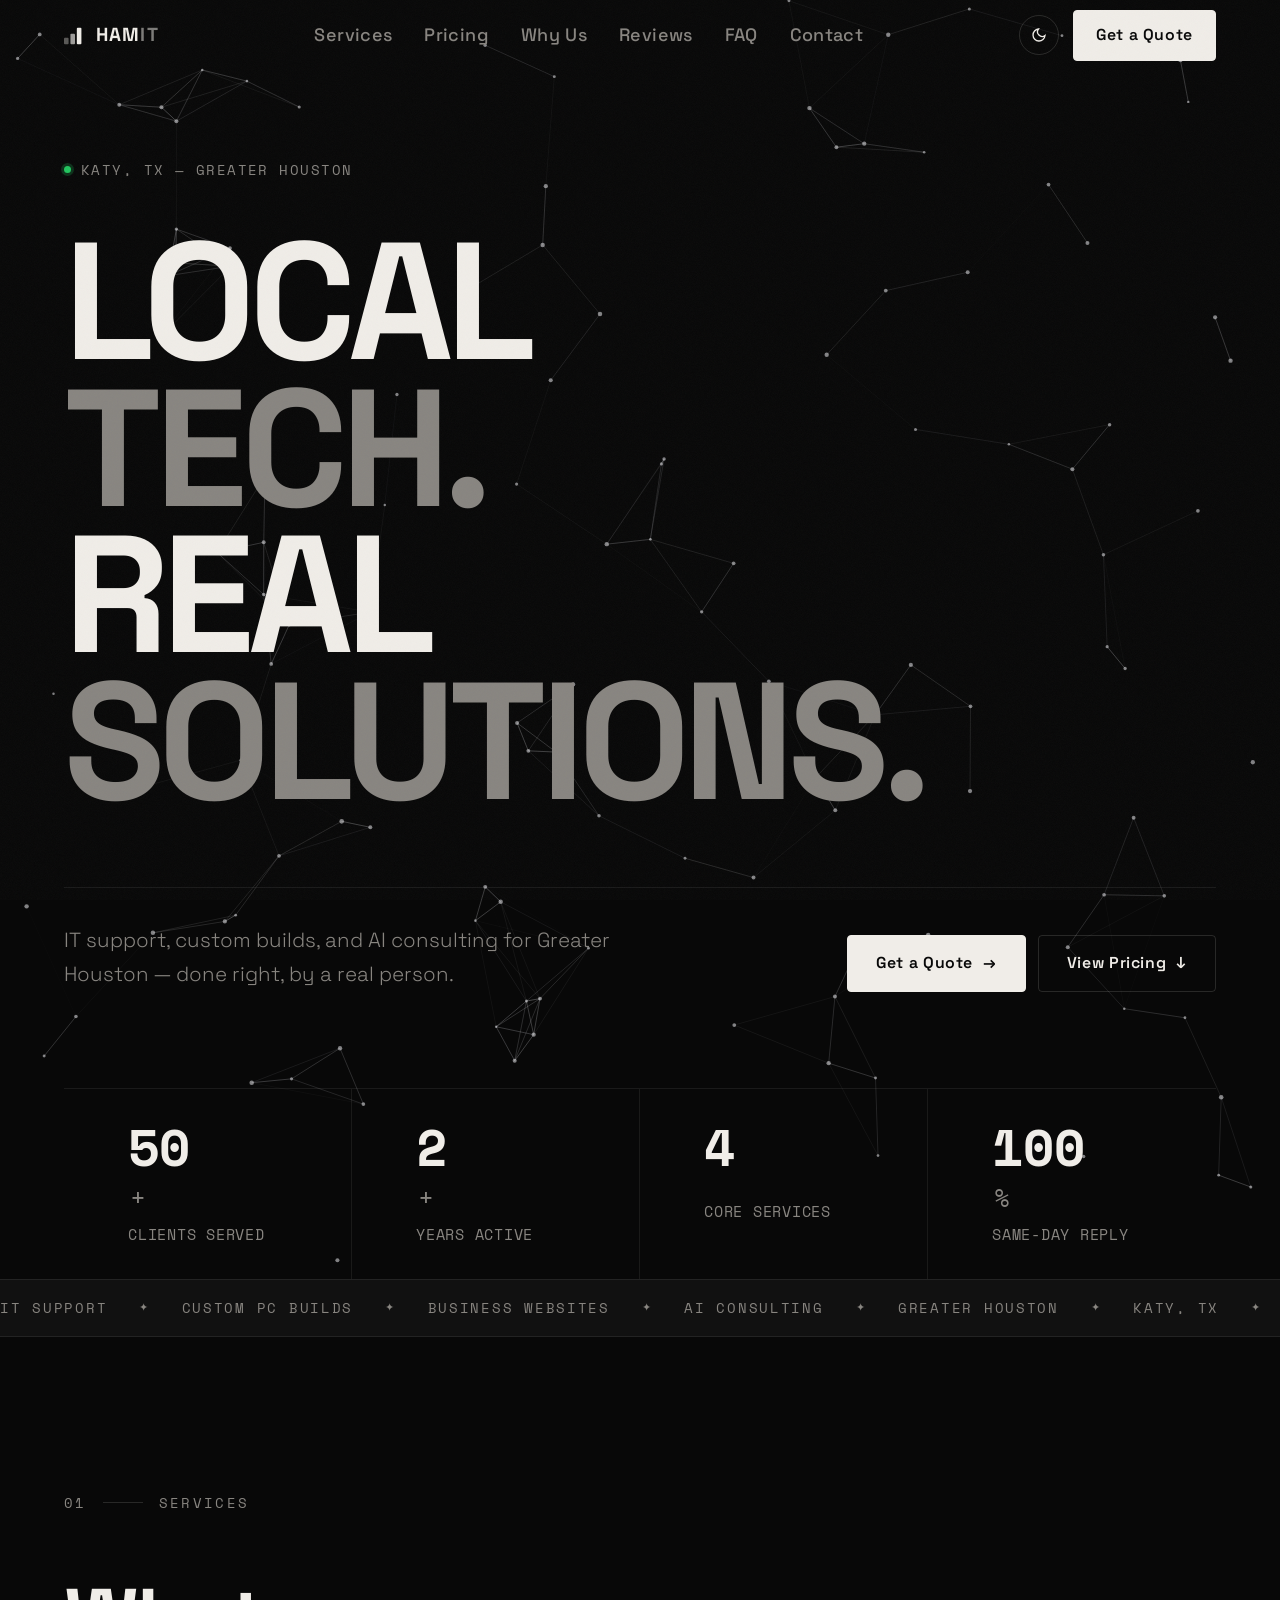
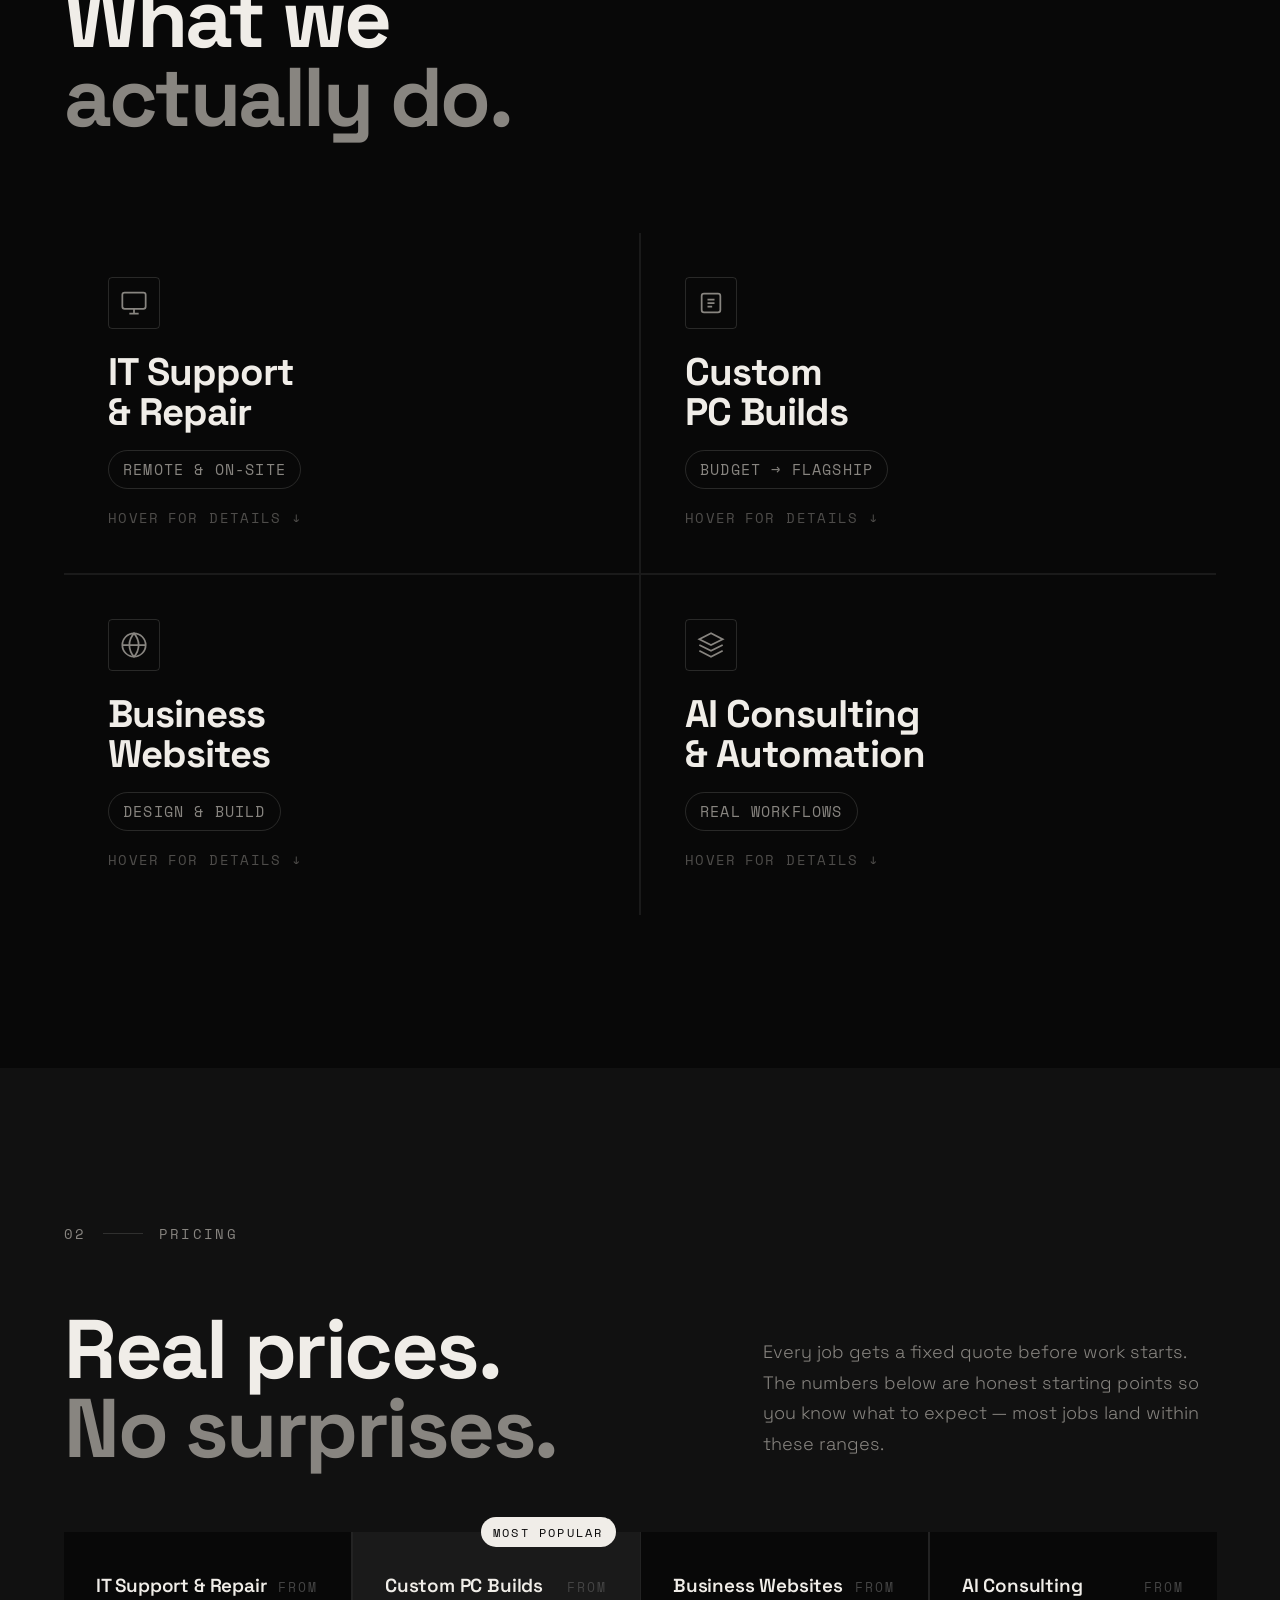
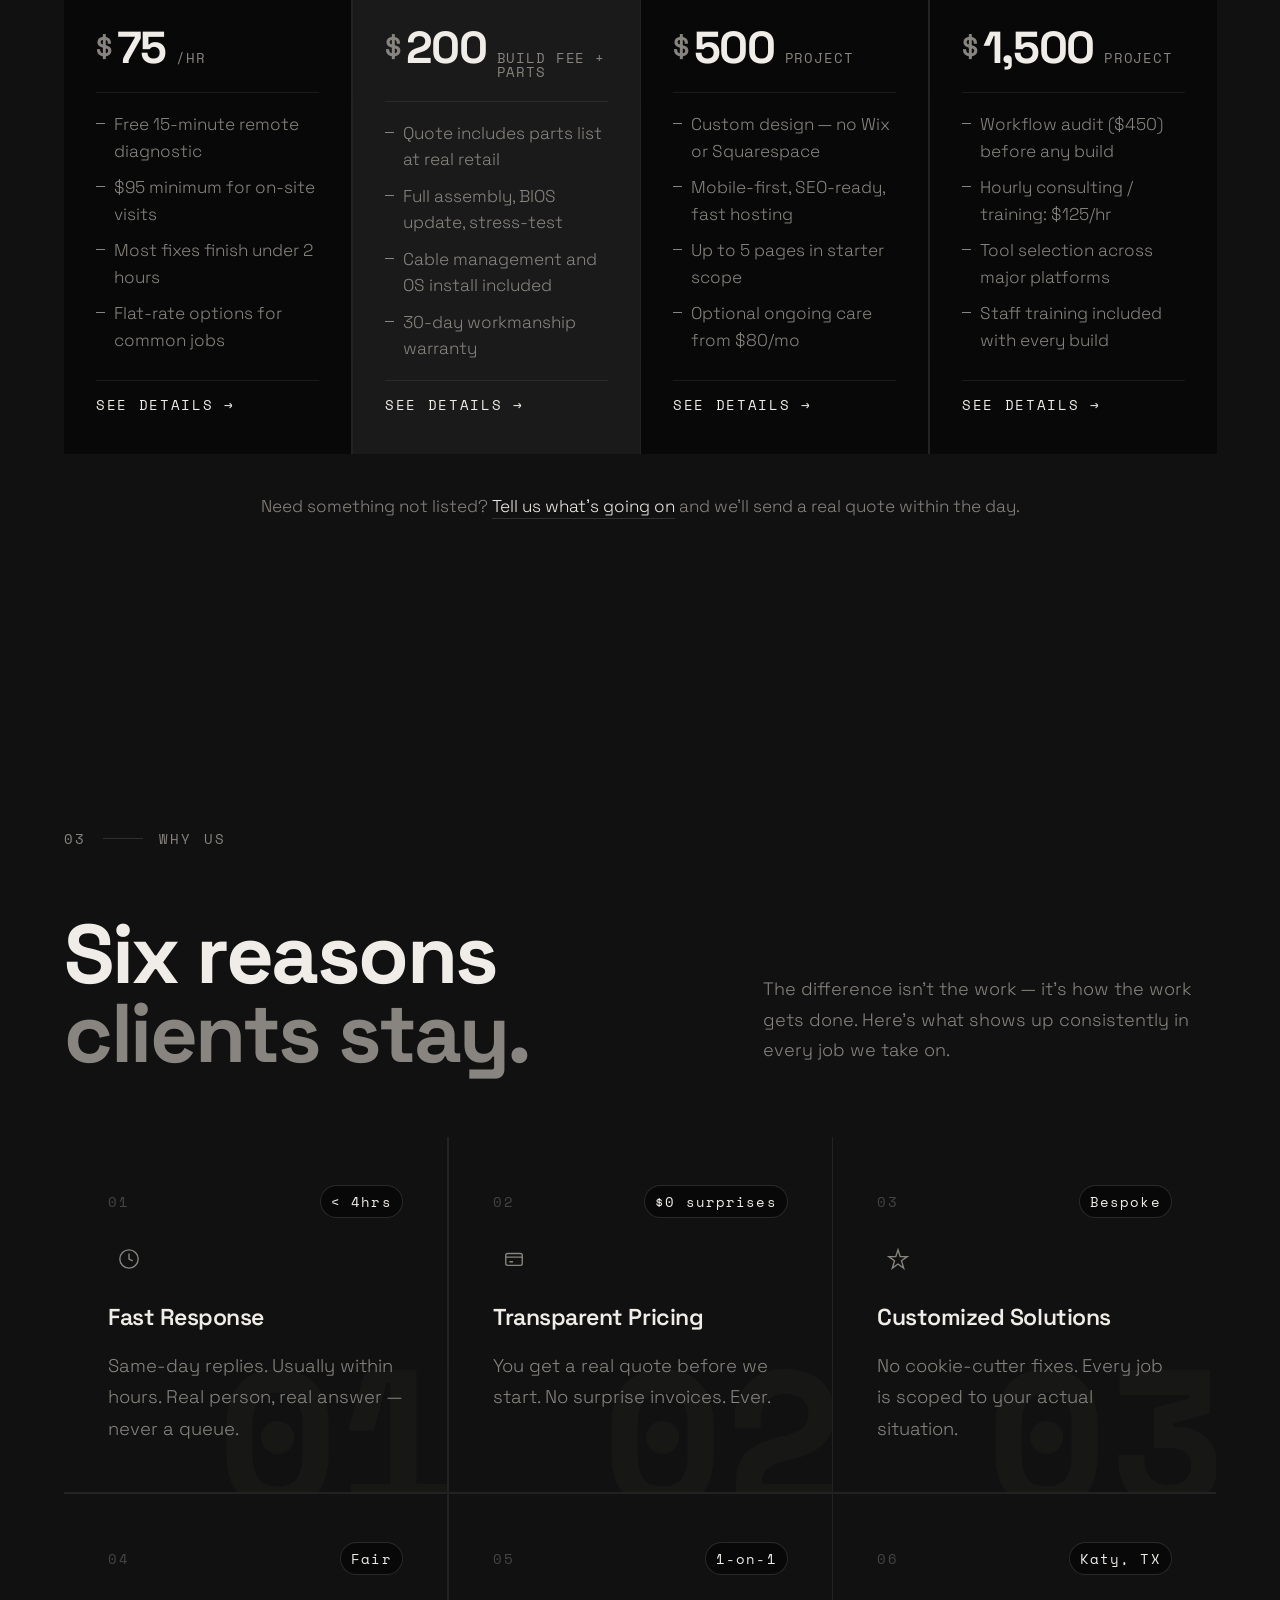
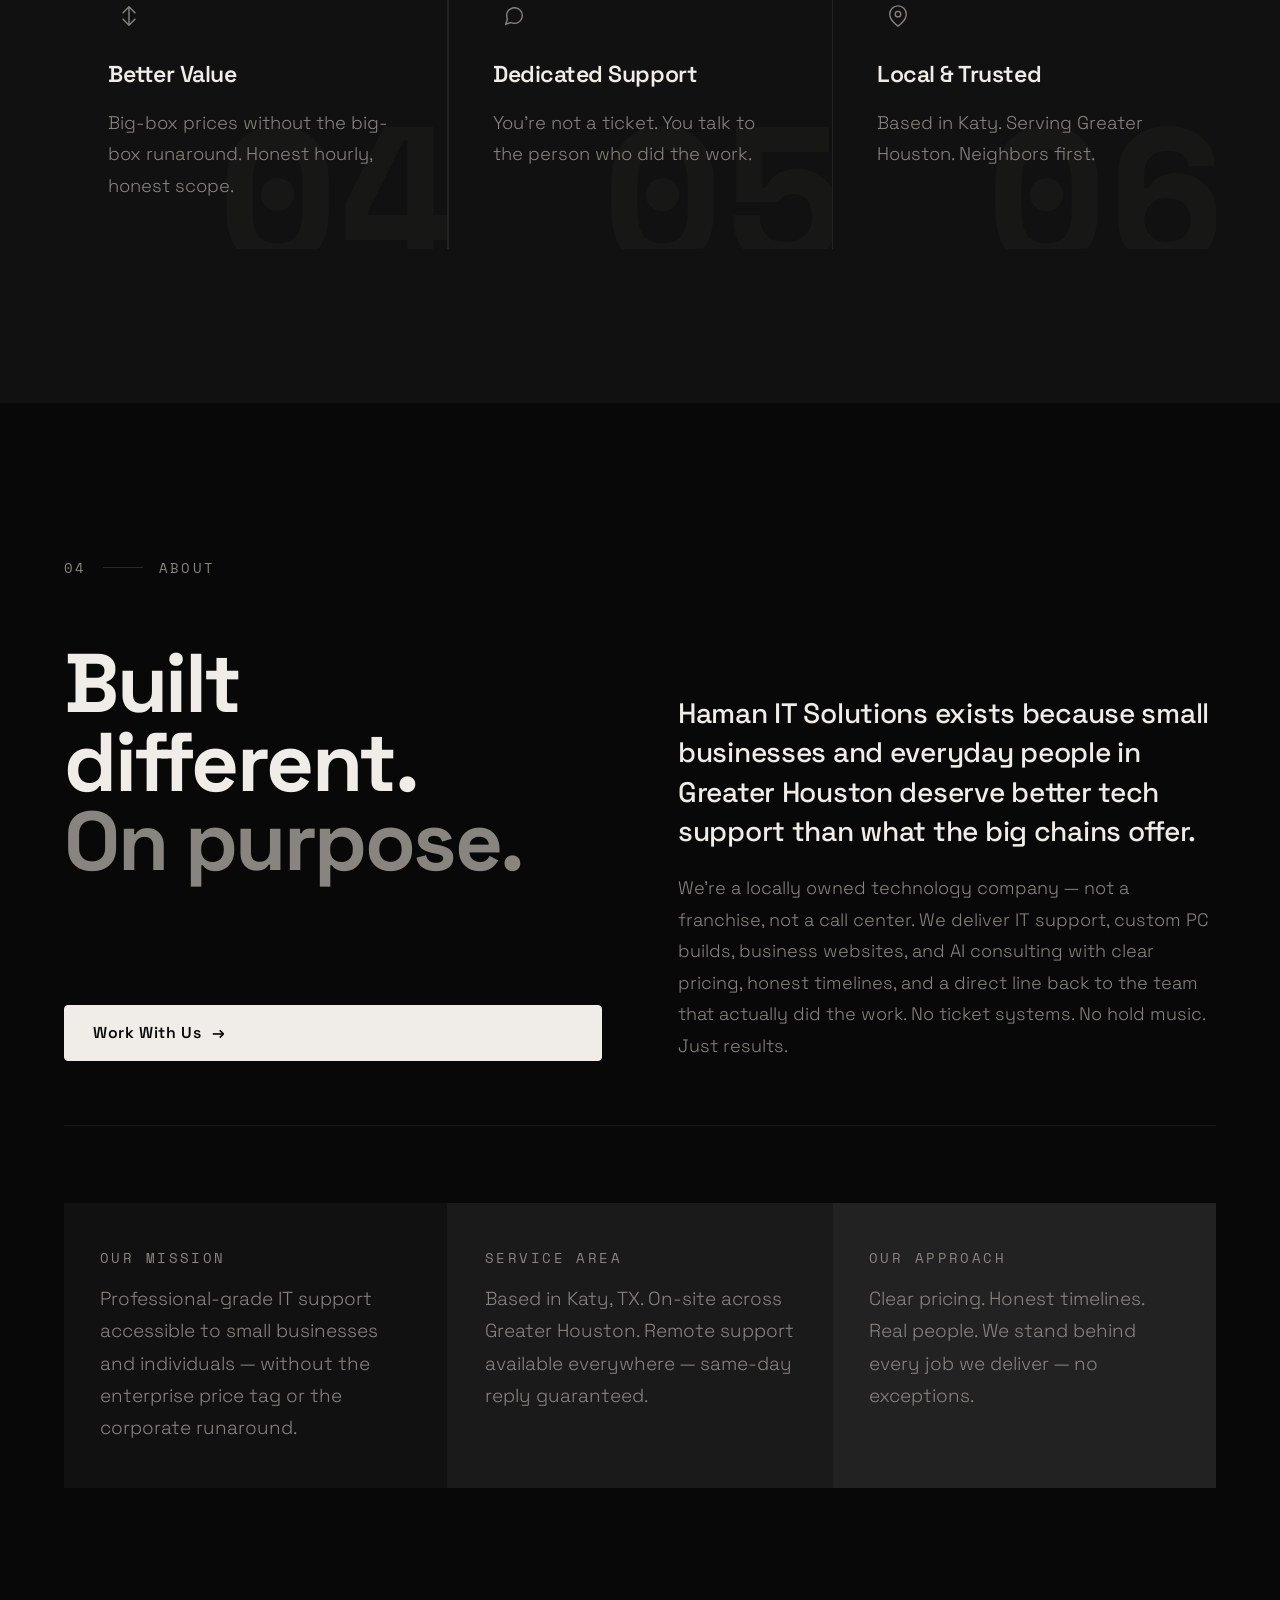
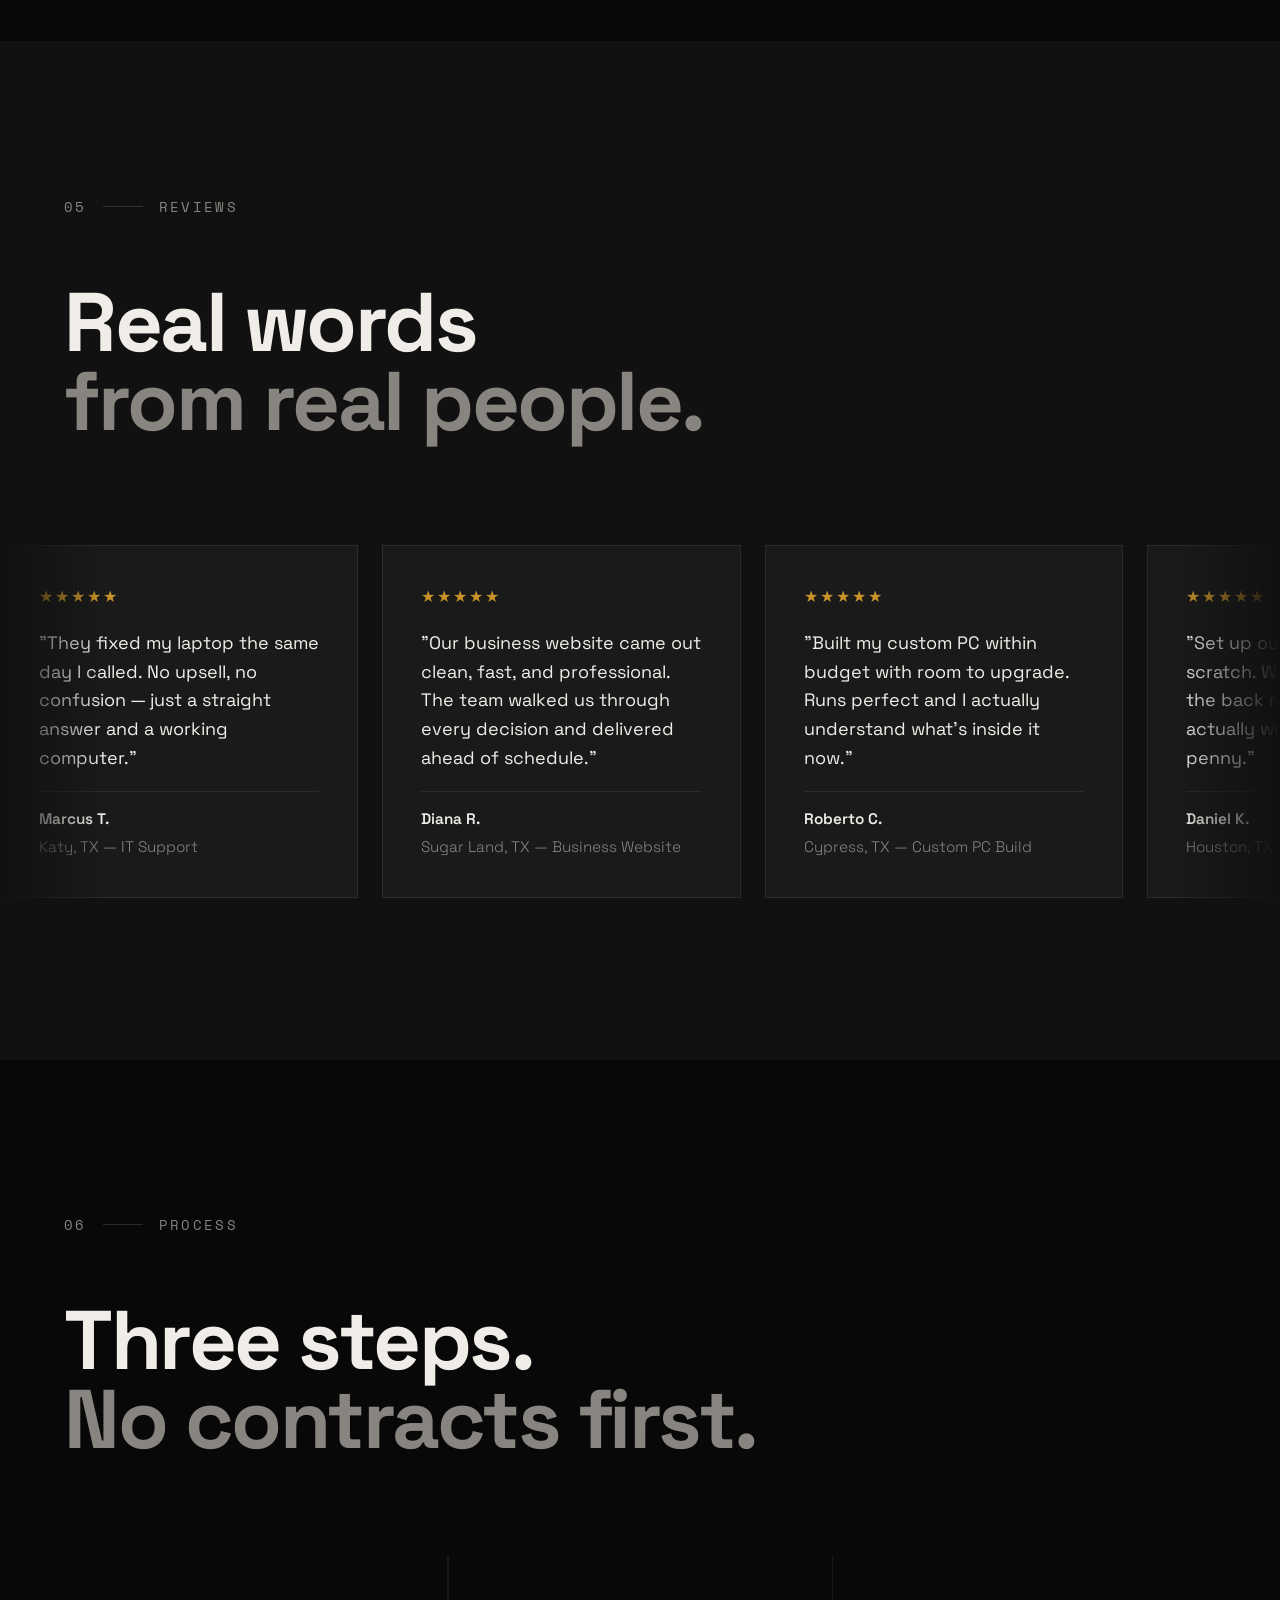
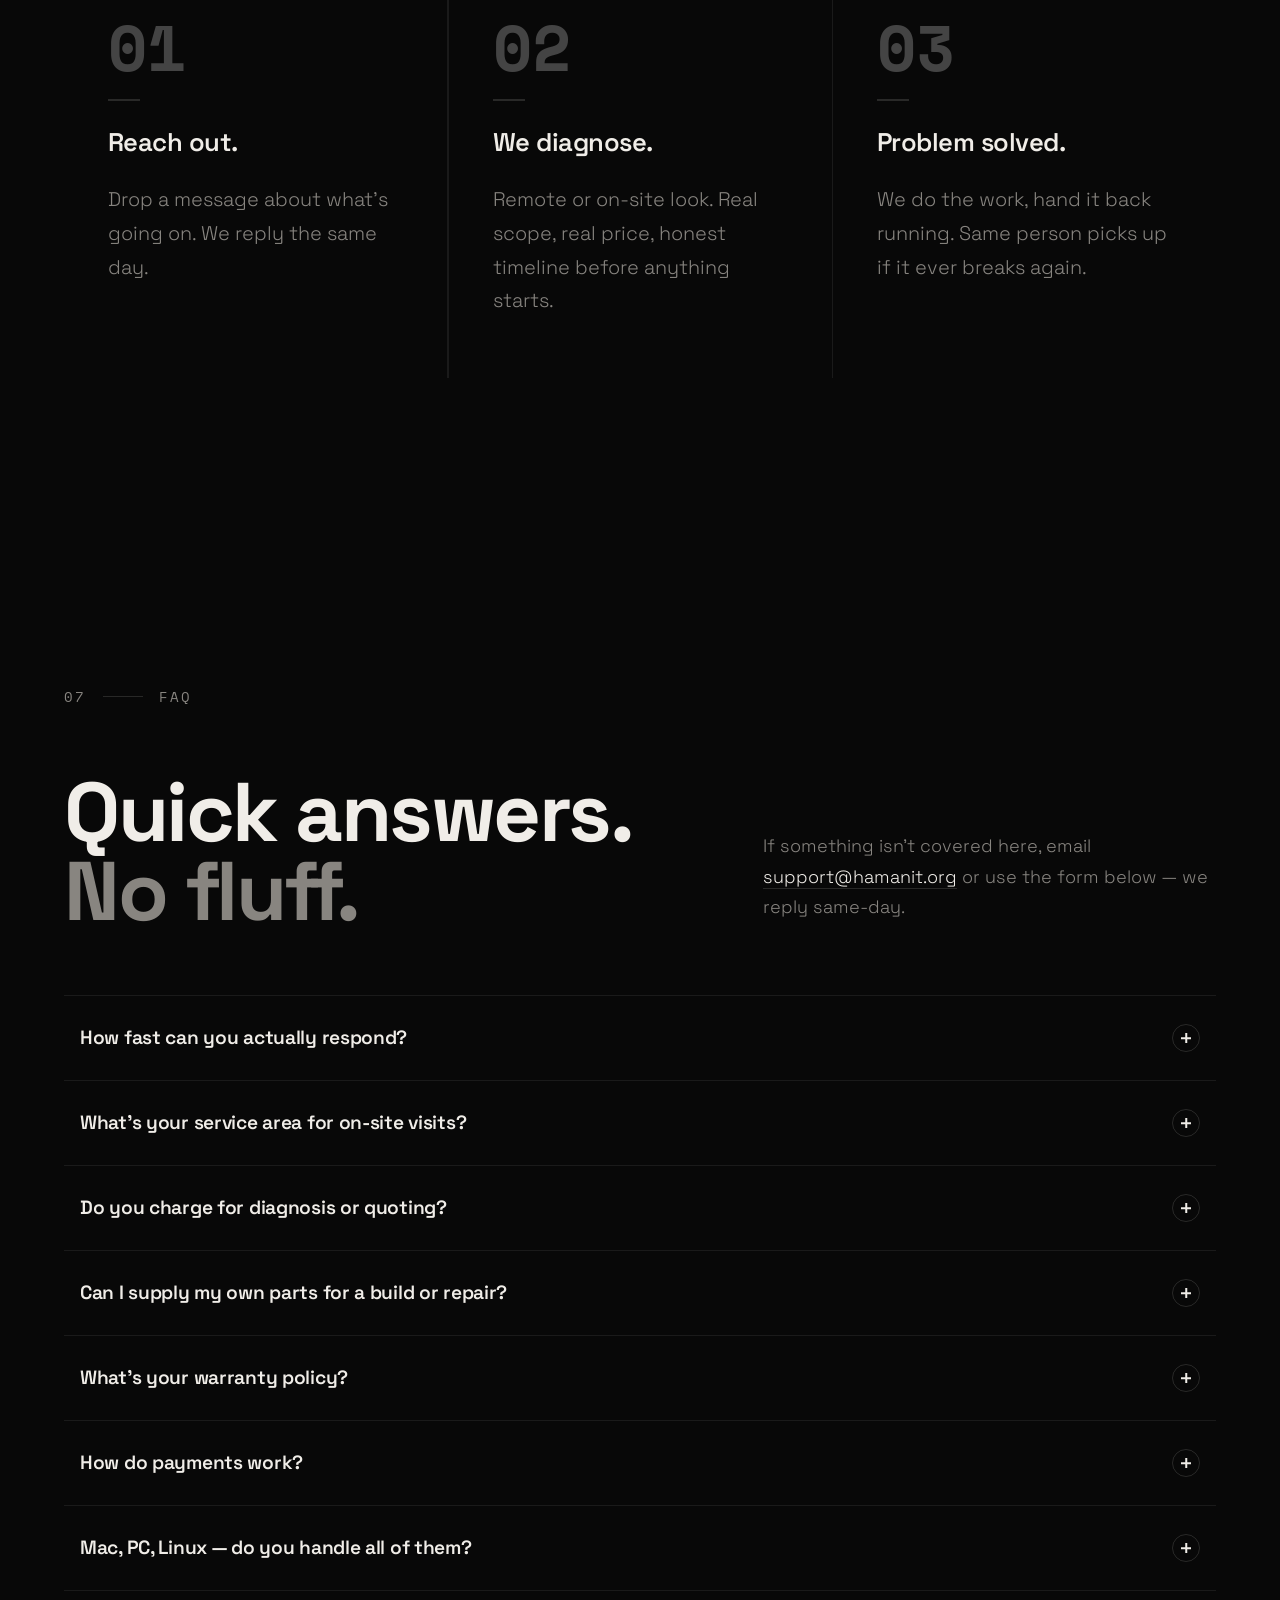
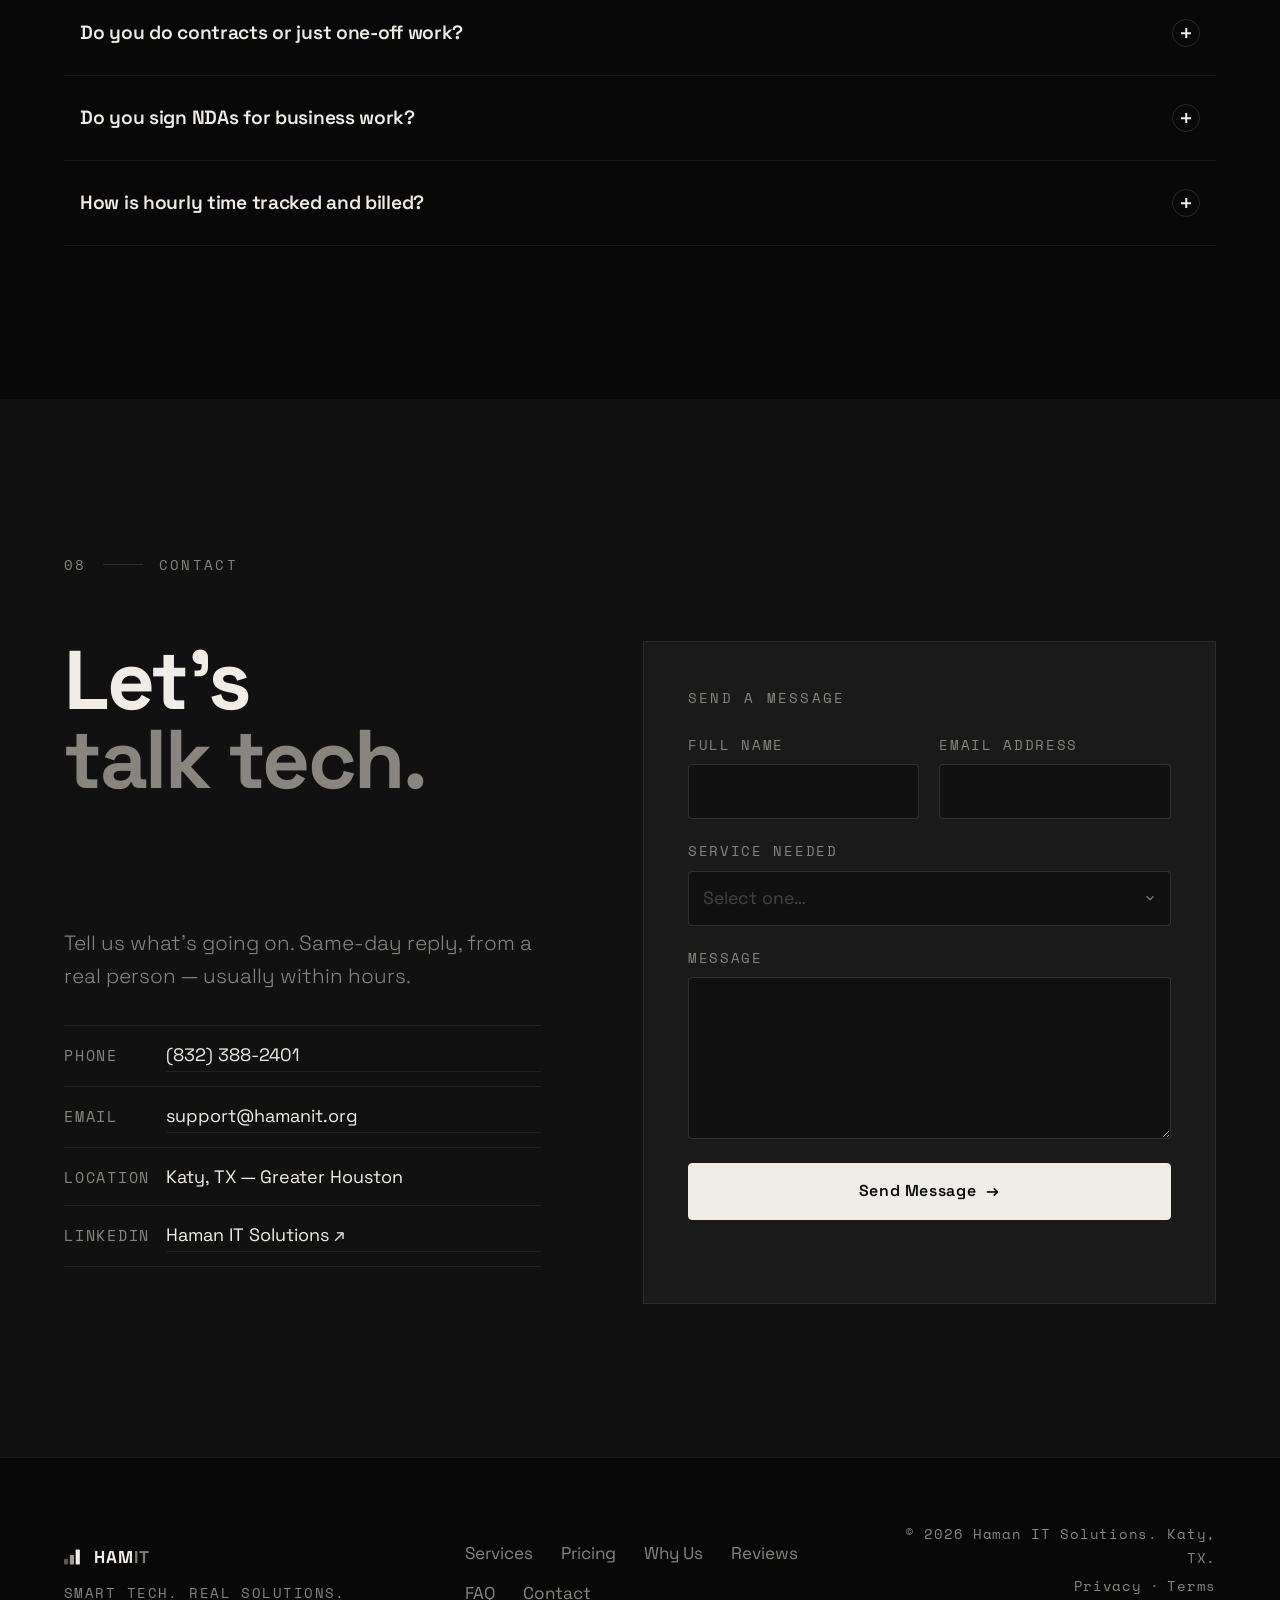
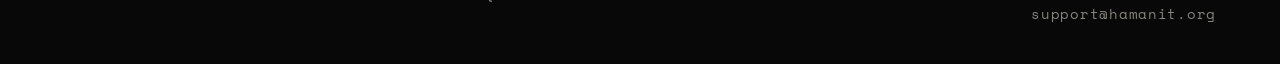
<file: index.html>
<!doctype html>
<html lang="en" data-theme="dark">
<head>
  <meta charset="utf-8" />
  <meta name="viewport" content="width=device-width,initial-scale=1" />
  <link rel="icon" type="image/svg+xml" href="/favicon.svg" />
  <link rel="icon" type="image/png" href="/favicon.png" />
  <link rel="apple-touch-icon" sizes="180x180" href="/Images/favicon-180.png" />
  <link rel="manifest" href="/site.webmanifest" />
  <meta name="theme-color" content="#080808" />
  <meta name="referrer" content="strict-origin-when-cross-origin" />
  <title>HAMIT — Local Tech. Real Solutions. Katy, TX.</title>
  <meta name="description" content="Locally owned IT support, custom PC builds, business websites, and AI consulting for individuals and small businesses in Greater Houston and Katy, TX." />
  <link rel="canonical" href="https://hamanit.org/" />
  <meta property="og:type" content="website" />
  <meta property="og:title" content="HAMIT — Local Tech. Real Solutions." />
  <meta property="og:description" content="IT support, custom builds, and AI consulting for Greater Houston — done right, by a real person." />
  <meta property="og:url" content="https://hamanit.org/" />
  <meta property="og:image" content="https://hamanit.org/Images/og-image.png" />
  <meta property="og:image:width" content="1200" />
  <meta property="og:image:height" content="630" />
  <meta property="og:image:alt" content="HAMIT — Local Tech. Real Solutions. Katy, TX." />
  <meta name="twitter:card" content="summary_large_image" />
  <meta name="twitter:title" content="HAMIT — Local Tech. Real Solutions." />
  <meta name="twitter:description" content="IT support, custom builds, and AI consulting for Greater Houston — done right, by a real person." />
  <meta name="twitter:image" content="https://hamanit.org/Images/og-image.png" />

  <script type="application/ld+json">
  {
    "@context": "https://schema.org",
    "@type": "LocalBusiness",
    "@id": "https://hamanit.org/#business",
    "name": "Haman IT Solutions",
    "alternateName": "HAMIT",
    "description": "Locally owned IT support, custom PC builds, business websites, and AI consulting for individuals and small businesses in Greater Houston and Katy, TX.",
    "url": "https://hamanit.org/",
    "telephone": "+1-832-388-2401",
    "email": "support@hamanit.org",
    "priceRange": "$$",
    "image": "https://hamanit.org/Images/og-image.png",
    "address": {
      "@type": "PostalAddress",
      "addressLocality": "Katy",
      "addressRegion": "TX",
      "postalCode": "77449",
      "addressCountry": "US"
    },
    "areaServed": [
      {"@type": "City", "name": "Katy"},
      {"@type": "City", "name": "Houston"},
      {"@type": "City", "name": "Sugar Land"},
      {"@type": "City", "name": "Cypress"},
      {"@type": "City", "name": "Richmond"},
      {"@type": "City", "name": "Pearland"},
      {"@type": "City", "name": "Spring"},
      {"@type": "AdministrativeArea", "name": "Greater Houston"}
    ],
    "sameAs": ["https://www.linkedin.com/company/hamanit"],
    "hasOfferCatalog": {
      "@type": "OfferCatalog",
      "name": "Services",
      "itemListElement": [
        {"@type": "Offer","itemOffered": {"@type": "Service","name": "IT Support & Repair","description": "Diagnostics, malware removal, OS reinstalls, and network triage.","url": "https://hamanit.org/services/it-support.html"}},
        {"@type": "Offer","itemOffered": {"@type": "Service","name": "Custom PC Builds","description": "Part selection, assembly, stress-testing, and handoff.","url": "https://hamanit.org/services/pc-builds.html"}},
        {"@type": "Offer","itemOffered": {"@type": "Service","name": "Business Websites","description": "Fast, mobile-first websites custom-coded with no templates or page builders.","url": "https://hamanit.org/services/websites.html"}},
        {"@type": "Offer","itemOffered": {"@type": "Service","name": "AI Consulting & Automation","description": "Practical AI integration and workflow automation for small businesses.","url": "https://hamanit.org/services/ai-consulting.html"}}
      ]
    },
    "aggregateRating": {
      "@type": "AggregateRating",
      "ratingValue": "5",
      "reviewCount": "8",
      "bestRating": "5",
      "worstRating": "5"
    }
  }
  </script>
  <link rel="preconnect" href="https://fonts.googleapis.com" />
  <link rel="preconnect" href="https://fonts.gstatic.com" crossorigin />
  <link rel="preload" as="style" href="https://fonts.googleapis.com/css2?family=Space+Grotesk:wght@300;400;500;600;700&family=Space+Mono:wght@400;700&display=swap" />
  <link href="https://fonts.googleapis.com/css2?family=Space+Grotesk:wght@300;400;500;600;700&family=Space+Mono:wght@400;700&display=swap" rel="stylesheet" />
  <script>
    // Instant theme init — runs before paint to prevent flash
    (function(){
      var saved = localStorage.getItem('hamit-theme');
      var theme = saved || 'dark';
      document.documentElement.setAttribute('data-theme', theme);
    })();
  </script>
  <link rel="stylesheet" href="styles.css?v=20260502a" />
  <link rel="stylesheet" href="interactions.css?v=20260502a" />
</head>
<body>

<!-- Hide boot screen if JS is disabled (it's removed by JS otherwise) -->
<noscript><style>.boot{display:none!important}.reveal-up{opacity:1!important;transform:none!important}</style></noscript>

<!-- BOOT SCREEN -->
<div class="boot" id="boot" role="presentation">
  <div class="boot-grid" aria-hidden="true"></div>
  <div class="boot-scan" aria-hidden="true"></div>
  <button class="boot-skip" type="button" id="bootSkip" aria-label="Skip intro">SKIP <span aria-hidden="true">→</span></button>
  <div class="boot-stack">
    <div class="boot-tag-top">
      <span class="boot-dot"></span>
      <span>HAMIT://BOOT_SEQUENCE</span>
    </div>
    <div class="boot-bars" aria-hidden="true">
      <span></span><span></span><span></span>
    </div>
    <div class="boot-word" data-text="HAMIT">HAMIT</div>
    <div class="boot-tag">LOCAL TECH · REAL SOLUTIONS</div>
    <div class="boot-bar"><span class="boot-bar-fill"></span></div>
    <div class="boot-meta">
      <span id="bootStatus">▮ HANDSHAKE</span>
      <span class="boot-loc">KATY · TX</span>
    </div>
  </div>
</div>

<!-- NOISE OVERLAY -->
<div class="noise" aria-hidden="true"></div>

<a class="skip-link" href="#main">Skip to content</a>

<!-- NAV -->
<header class="nav" id="nav" role="banner">
  <div class="nav-inner">
    <a href="#top" class="nav-logo" aria-label="HAMIT home">
      <svg width="22" height="18" viewBox="0 0 48 36" fill="none" aria-hidden="true">
        <rect x="0"  y="22" width="10" height="14" rx="2" fill="currentColor" opacity="0.35"/>
        <rect x="14" y="13" width="10" height="23" rx="2" fill="currentColor" opacity="0.65"/>
        <rect x="28" y="0"  width="10" height="36" rx="2" fill="currentColor"/>
      </svg>
      <span class="logo-word">HAM<em>IT</em></span>
    </a>
    <nav class="nav-links" aria-label="Primary">
      <a href="#services" data-magnetic>Services</a>
      <a href="#pricing" data-magnetic>Pricing</a>
      <a href="#why" data-magnetic>Why Us</a>
      <a href="#reviews" data-magnetic>Reviews</a>
      <a href="#faq" data-magnetic>FAQ</a>
      <a href="#contact" data-magnetic>Contact</a>
    </nav>
    <div class="nav-right">
      <button class="theme-toggle" id="themeToggle" aria-label="Toggle theme">
        <svg class="icon-sun" width="16" height="16" viewBox="0 0 24 24" fill="none" stroke="currentColor" stroke-width="2"><circle cx="12" cy="12" r="4"/><path d="M12 2v2M12 20v2M4.93 4.93l1.41 1.41M17.66 17.66l1.41 1.41M2 12h2M20 12h2M4.93 19.07l1.41-1.41M17.66 6.34l1.41-1.41"/></svg>
        <svg class="icon-moon" width="16" height="16" viewBox="0 0 24 24" fill="none" stroke="currentColor" stroke-width="2"><path d="M21 12.79A9 9 0 1 1 11.21 3 7 7 0 0 0 21 12.79z"/></svg>
      </button>

<a href="#contact" class="btn btn-sm btn-primary nav-cta" data-magnetic>Get a Quote</a>
      <button class="nav-menu-btn" id="navMenuBtn" aria-label="Open menu" aria-expanded="false">
        <span></span><span></span><span></span>
      </button>
    </div>
  </div>
  <div class="mobile-menu" id="mobileMenu" aria-hidden="true">
    <a href="#services">Services</a>
    <a href="#pricing">Pricing</a>
    <a href="#why">Why Us</a>
    <a href="#about">About</a>
    <a href="#reviews">Reviews</a>
    <a href="#faq">FAQ</a>
    <a href="#contact">Contact</a>
    <a href="#contact" class="mobile-cta">Get a Quote <span aria-hidden="true">→</span></a>
  </div>
</header>

<main id="main">

<!-- HERO -->
<section class="hero" id="top">
  <canvas id="heroCanvas" aria-hidden="true"></canvas>
  <div class="hero-inner">
    <div class="hero-tag reveal-up">
      <span class="tag-dot"></span>
      <span>Katy, TX — Greater Houston</span>
    </div>
    <h1 class="hero-title">
      <span class="glitch-word reveal-up" data-delay="0" data-text="LOCAL">LOCAL</span>
      <span class="glitch-word reveal-up hero-em" data-delay="100" data-text="TECH.">TECH.</span>
      <span class="glitch-word reveal-up" data-delay="200" data-text="REAL">REAL</span>
      <span class="glitch-word reveal-up hero-em" data-delay="300" data-text="SOLUTIONS.">SOLUTIONS.</span>
    </h1>
    <div class="hero-bottom reveal-up" data-delay="400">
      <p class="hero-sub">IT support, custom builds, and AI consulting for Greater Houston — done right, by a real person.</p>
      <div class="hero-ctas">
        <a href="#contact" class="btn btn-primary" data-magnetic>Get a Quote <span class="btn-arr">→</span></a>
        <a href="#pricing" class="btn btn-ghost" data-magnetic>View Pricing <span class="btn-arr">↓</span></a>
      </div>
    </div>
  </div>
  <div class="hero-stats">
    <div class="hero-stat">
      <span class="stat-n" data-count="50">0</span><span class="stat-plus">+</span>
      <span class="stat-l">Clients Served</span>
    </div>
    <div class="hero-stat">
      <span class="stat-n" data-count="2">0</span><span class="stat-plus">+</span>
      <span class="stat-l">Years Active</span>
    </div>
    <div class="hero-stat">
      <span class="stat-n" data-count="4">0</span>
      <span class="stat-l">Core Services</span>
    </div>
    <div class="hero-stat">
      <span class="stat-n" data-count="100">0</span><span class="stat-plus">%</span>
      <span class="stat-l">Same-Day Reply</span>
    </div>
  </div>
</section>

<!-- MARQUEE -->
<div class="marquee-wrap" aria-hidden="true">
  <div class="marquee-track">
    <span>IT Support</span><span class="marquee-dot">✦</span>
    <span>Custom PC Builds</span><span class="marquee-dot">✦</span>
    <span>Business Websites</span><span class="marquee-dot">✦</span>
    <span>AI Consulting</span><span class="marquee-dot">✦</span>
    <span>Greater Houston</span><span class="marquee-dot">✦</span>
    <span>Katy, TX</span><span class="marquee-dot">✦</span>
    <span>Same-Day Response</span><span class="marquee-dot">✦</span>
    <span>Real Solutions</span><span class="marquee-dot">✦</span>
    <span>IT Support</span><span class="marquee-dot">✦</span>
    <span>Custom PC Builds</span><span class="marquee-dot">✦</span>
    <span>Business Websites</span><span class="marquee-dot">✦</span>
    <span>AI Consulting</span><span class="marquee-dot">✦</span>
    <span>Greater Houston</span><span class="marquee-dot">✦</span>
    <span>Katy, TX</span><span class="marquee-dot">✦</span>
    <span>Same-Day Response</span><span class="marquee-dot">✦</span>
    <span>Real Solutions</span><span class="marquee-dot">✦</span>
  </div>
</div>

<!-- 01 SERVICES -->
<section class="section" id="services">
  <div class="section-inner">
    <div class="section-label reveal-up">
      <span class="label-num">01</span>
      <span class="label-line"></span>
      <span class="label-text">SERVICES</span>
    </div>
    <h2 class="section-title reveal-up">What we<br><em>actually do.</em></h2>
    <div class="services-grid">
      <div class="service-card reveal-up" data-delay="0">
        <div class="service-card-front">
          <div class="service-icon">
            <svg width="28" height="28" viewBox="0 0 24 24" fill="none" stroke="currentColor" stroke-width="1.5"><rect x="2" y="3" width="20" height="14" rx="2"/><path d="M8 21h8M12 17v4"/></svg>
          </div>
          <h3>IT Support<br>&amp; Repair</h3>
          <span class="service-tag">Remote &amp; On-site</span>
          <span class="service-flip-hint"><span class="hint-hover">Hover</span><span class="hint-tap">Tap</span> for details <span class="hint-arr">↓</span></span>
        </div>
        <div class="service-card-back" aria-hidden="true">
          <p>Diagnostics, malware removal, OS reinstalls, and network triage. Clear pricing, no upsell.</p>
          <ul>
            <li>Same-week response, Greater Houston</li>
            <li>Remote fixes when possible</li>
            <li>Plain-English write-up every time</li>
          </ul>
          <a href="services/it-support.html" class="service-cta">Learn More →</a>
        </div>
      </div>
      <div class="service-card reveal-up" data-delay="100">
        <div class="service-card-front">
          <div class="service-icon">
            <svg width="28" height="28" viewBox="0 0 24 24" fill="none" stroke="currentColor" stroke-width="1.5"><rect x="4" y="4" width="16" height="16" rx="2"/><path d="M9 9h6M9 12h6M9 15h4"/></svg>
          </div>
          <h3>Custom<br>PC Builds</h3>
          <span class="service-tag">Budget → Flagship</span>
          <span class="service-flip-hint"><span class="hint-hover">Hover</span><span class="hint-tap">Tap</span> for details <span class="hint-arr">↓</span></span>
        </div>
        <div class="service-card-back" aria-hidden="true">
          <p>Part selection tuned to your budget and workload. Assembled, stress-tested, handed off running.</p>
          <ul>
            <li>Transparent parts list with real prices</li>
            <li>Upgrade paths planned from day one</li>
            <li>Existing-rig upgrades welcome</li>
          </ul>
          <a href="services/pc-builds.html" class="service-cta">Learn More →</a>
        </div>
      </div>
      <div class="service-card reveal-up" data-delay="200">
        <div class="service-card-front">
          <div class="service-icon">
            <svg width="28" height="28" viewBox="0 0 24 24" fill="none" stroke="currentColor" stroke-width="1.5"><circle cx="12" cy="12" r="10"/><path d="M2 12h20M12 2a15.3 15.3 0 0 1 4 10 15.3 15.3 0 0 1-4 10 15.3 15.3 0 0 1-4-10 15.3 15.3 0 0 1 4-10z"/></svg>
          </div>
          <h3>Business<br>Websites</h3>
          <span class="service-tag">Design &amp; Build</span>
          <span class="service-flip-hint"><span class="hint-hover">Hover</span><span class="hint-tap">Tap</span> for details <span class="hint-arr">↓</span></span>
        </div>
        <div class="service-card-back" aria-hidden="true">
          <p>Fast, mobile-first sites that actually convert. No templates. No page builders. Real code, real results.</p>
          <ul>
            <li>Custom design — no Wix or Squarespace</li>
            <li>SEO-ready from day one</li>
            <li>Ongoing support available</li>
          </ul>
          <a href="services/websites.html" class="service-cta">Learn More →</a>
        </div>
      </div>
      <div class="service-card reveal-up" data-delay="300">
        <div class="service-card-front">
          <div class="service-icon">
            <svg width="28" height="28" viewBox="0 0 24 24" fill="none" stroke="currentColor" stroke-width="1.5"><path d="M12 2L2 7l10 5 10-5-10-5z"/><path d="M2 17l10 5 10-5M2 12l10 5 10-5"/></svg>
          </div>
          <h3>AI Consulting<br>&amp; Automation</h3>
          <span class="service-tag">Real Workflows</span>
          <span class="service-flip-hint"><span class="hint-hover">Hover</span><span class="hint-tap">Tap</span> for details <span class="hint-arr">↓</span></span>
        </div>
        <div class="service-card-back" aria-hidden="true">
          <p>Practical AI integration for your actual business — not hype, not demos. Tools that save real hours.</p>
          <ul>
            <li>Workflow automation &amp; AI setup</li>
            <li>Staff training &amp; onboarding</li>
            <li>Ongoing optimization support</li>
          </ul>
          <a href="services/ai-consulting.html" class="service-cta">Learn More →</a>
        </div>
      </div>
    </div>
  </div>
</section>

<!-- 02 PRICING -->
<section class="section section-dark" id="pricing">
  <div class="section-inner">
    <div class="section-label reveal-up">
      <span class="label-num">02</span>
      <span class="label-line"></span>
      <span class="label-text">PRICING</span>
    </div>
    <div class="pricing-head">
      <h2 class="section-title reveal-up">Real prices.<br><em>No surprises.</em></h2>
      <p class="pricing-lede reveal-up">Every job gets a fixed quote before work starts. The numbers below are honest starting points so you know what to expect — most jobs land within these ranges.</p>
    </div>
    <div class="pricing-grid">
      <div class="price-card reveal-up" data-delay="0">
        <div class="price-head">
          <span class="price-tag">IT Support &amp; Repair</span>
          <span class="price-from">From</span>
        </div>
        <div class="price-amount"><span class="price-cur">$</span>75<span class="price-unit">/hr</span></div>
        <ul class="price-list">
          <li>Free 15-minute remote diagnostic</li>
          <li>$95 minimum for on-site visits</li>
          <li>Most fixes finish under 2 hours</li>
          <li>Flat-rate options for common jobs</li>
        </ul>
        <a href="services/it-support.html" class="price-cta">See details →</a>
      </div>
      <div class="price-card price-card-feature reveal-up" data-delay="100">
        <span class="price-flag">Most popular</span>
        <div class="price-head">
          <span class="price-tag">Custom PC Builds</span>
          <span class="price-from">From</span>
        </div>
        <div class="price-amount"><span class="price-cur">$</span>200<span class="price-unit">build fee + parts</span></div>
        <ul class="price-list">
          <li>Quote includes parts list at real retail</li>
          <li>Full assembly, BIOS update, stress-test</li>
          <li>Cable management and OS install included</li>
          <li>30-day workmanship warranty</li>
        </ul>
        <a href="services/pc-builds.html" class="price-cta">See details →</a>
      </div>
      <div class="price-card reveal-up" data-delay="200">
        <div class="price-head">
          <span class="price-tag">Business Websites</span>
          <span class="price-from">From</span>
        </div>
        <div class="price-amount"><span class="price-cur">$</span>500<span class="price-unit">project</span></div>
        <ul class="price-list">
          <li>Custom design — no Wix or Squarespace</li>
          <li>Mobile-first, SEO-ready, fast hosting</li>
          <li>Up to 5 pages in starter scope</li>
          <li>Optional ongoing care from $80/mo</li>
        </ul>
        <a href="services/websites.html" class="price-cta">See details →</a>
      </div>
      <div class="price-card reveal-up" data-delay="300">
        <div class="price-head">
          <span class="price-tag">AI Consulting</span>
          <span class="price-from">From</span>
        </div>
        <div class="price-amount"><span class="price-cur">$</span>1,500<span class="price-unit">project</span></div>
        <ul class="price-list">
          <li>Workflow audit ($450) before any build</li>
          <li>Hourly consulting / training: $125/hr</li>
          <li>Tool selection across major platforms</li>
          <li>Staff training included with every build</li>
        </ul>
        <a href="services/ai-consulting.html" class="price-cta">See details →</a>
      </div>
    </div>
    <p class="pricing-note reveal-up">Need something not listed? <a href="#contact">Tell us what's going on</a> and we'll send a real quote within the day.</p>
  </div>
</section>

<!-- 03 WHY US -->
<section class="section section-dark" id="why">
  <div class="section-inner">
    <div class="section-label reveal-up">
      <span class="label-num">03</span>
      <span class="label-line"></span>
      <span class="label-text">WHY US</span>
    </div>
    <div class="why-head">
      <h2 class="section-title reveal-up">Six reasons<br><em>clients stay.</em></h2>
      <p class="why-lede reveal-up">The difference isn't the work — it's how the work gets done. Here's what shows up consistently in every job we take on.</p>
    </div>
    <div class="why-grid">
      <div class="why-item reveal-up" data-delay="0">
        <div class="why-row">
          <span class="why-n">01</span>
          <span class="why-metric">&lt; 4hrs</span>
        </div>
        <div class="why-icon" aria-hidden="true">
          <svg width="22" height="22" viewBox="0 0 24 24" fill="none" stroke="currentColor" stroke-width="1.5"><circle cx="12" cy="12" r="10"/><path d="M12 6v6l4 2"/></svg>
        </div>
        <h3>Fast Response</h3>
        <p>Same-day replies. Usually within hours. Real person, real answer — never a queue.</p>
        <span class="why-bg">01</span>
      </div>
      <div class="why-item reveal-up" data-delay="80">
        <div class="why-row">
          <span class="why-n">02</span>
          <span class="why-metric">$0 surprises</span>
        </div>
        <div class="why-icon" aria-hidden="true">
          <svg width="22" height="22" viewBox="0 0 24 24" fill="none" stroke="currentColor" stroke-width="1.5"><rect x="3" y="6" width="18" height="13" rx="2"/><path d="M3 10h18M7 15h4"/></svg>
        </div>
        <h3>Transparent Pricing</h3>
        <p>You get a real quote before we start. No surprise invoices. Ever.</p>
        <span class="why-bg">02</span>
      </div>
      <div class="why-item reveal-up" data-delay="160">
        <div class="why-row">
          <span class="why-n">03</span>
          <span class="why-metric">Bespoke</span>
        </div>
        <div class="why-icon" aria-hidden="true">
          <svg width="22" height="22" viewBox="0 0 24 24" fill="none" stroke="currentColor" stroke-width="1.5"><path d="M12 2l2.4 7.4H22l-6.2 4.5L18.2 22 12 17.5 5.8 22l2.4-8.1L2 9.4h7.6z"/></svg>
        </div>
        <h3>Customized Solutions</h3>
        <p>No cookie-cutter fixes. Every job is scoped to your actual situation.</p>
        <span class="why-bg">03</span>
      </div>
      <div class="why-item reveal-up" data-delay="240">
        <div class="why-row">
          <span class="why-n">04</span>
          <span class="why-metric">Fair</span>
        </div>
        <div class="why-icon" aria-hidden="true">
          <svg width="22" height="22" viewBox="0 0 24 24" fill="none" stroke="currentColor" stroke-width="1.5"><path d="M12 2v20M5 9l7-7 7 7M5 15l7 7 7-7"/></svg>
        </div>
        <h3>Better Value</h3>
        <p>Big-box prices without the big-box runaround. Honest hourly, honest scope.</p>
        <span class="why-bg">04</span>
      </div>
      <div class="why-item reveal-up" data-delay="320">
        <div class="why-row">
          <span class="why-n">05</span>
          <span class="why-metric">1-on-1</span>
        </div>
        <div class="why-icon" aria-hidden="true">
          <svg width="22" height="22" viewBox="0 0 24 24" fill="none" stroke="currentColor" stroke-width="1.5"><path d="M21 11.5a8.4 8.4 0 0 1-.9 3.8 8.5 8.5 0 0 1-7.6 4.7 8.4 8.4 0 0 1-3.8-.9L3 21l1.9-5.7a8.4 8.4 0 0 1-.9-3.8 8.5 8.5 0 0 1 4.7-7.6 8.4 8.4 0 0 1 3.8-.9h.5a8.5 8.5 0 0 1 8 8z"/></svg>
        </div>
        <h3>Dedicated Support</h3>
        <p>You're not a ticket. You talk to the person who did the work.</p>
        <span class="why-bg">05</span>
      </div>
      <div class="why-item reveal-up" data-delay="400">
        <div class="why-row">
          <span class="why-n">06</span>
          <span class="why-metric">Katy, TX</span>
        </div>
        <div class="why-icon" aria-hidden="true">
          <svg width="22" height="22" viewBox="0 0 24 24" fill="none" stroke="currentColor" stroke-width="1.5"><path d="M21 10c0 7-9 13-9 13s-9-6-9-13a9 9 0 0 1 18 0z"/><circle cx="12" cy="10" r="3"/></svg>
        </div>
        <h3>Local &amp; Trusted</h3>
        <p>Based in Katy. Serving Greater Houston. Neighbors first.</p>
        <span class="why-bg">06</span>
      </div>
    </div>
  </div>
</section>

<!-- 03 ABOUT -->
<section class="section" id="about">
  <div class="section-inner">
    <div class="section-label reveal-up">
      <span class="label-num">04</span>
      <span class="label-line"></span>
      <span class="label-text">ABOUT</span>
    </div>
    <div class="about-split">
      <div class="about-top">
        <div class="about-left">
          <h2 class="section-title reveal-up">Built different.<br><em>On purpose.</em></h2>
          <a href="#contact" class="btn btn-primary reveal-up" data-magnetic>Work With Us <span class="btn-arr">→</span></a>
        </div>
        <div class="about-right-top">
          <p class="about-big reveal-up">Haman IT Solutions exists because small businesses and everyday people in Greater Houston deserve better tech support than what the big chains offer.</p>
          <p class="about-body reveal-up">We're a locally owned technology company — not a franchise, not a call center. We deliver IT support, custom PC builds, business websites, and AI consulting with clear pricing, honest timelines, and a direct line back to the team that actually did the work. No ticket systems. No hold music. Just results.</p>
        </div>
      </div>
      <div class="about-cards-row">
        <div class="about-card ac-1 reveal-up">
          <span class="ac-label">OUR MISSION</span>
          <p>Professional-grade IT support accessible to small businesses and individuals — without the enterprise price tag or the corporate runaround.</p>
        </div>
        <div class="about-card ac-2 reveal-up" data-delay="100">
          <span class="ac-label">SERVICE AREA</span>
          <p>Based in Katy, TX. On-site across Greater Houston. Remote support available everywhere — same-day reply guaranteed.</p>
        </div>
        <div class="about-card ac-3 reveal-up" data-delay="200">
          <span class="ac-label">OUR APPROACH</span>
          <p>Clear pricing. Honest timelines. Real people. We stand behind every job we deliver — no exceptions.</p>
        </div>
      </div>
    </div>
  </div>
</section>

<!-- 04 REVIEWS -->
<section class="section section-dark" id="reviews">
  <div class="section-inner">
    <div class="section-label reveal-up">
      <span class="label-num">05</span>
      <span class="label-line"></span>
      <span class="label-text">REVIEWS</span>
    </div>
    <h2 class="section-title reveal-up">Real words<br><em>from real people.</em></h2>
    <div class="reviews-marquee reveal-up" aria-label="Customer testimonials">
      <div class="reviews-track" id="reviewsTrack">
        <div class="review-card">
          <div class="review-stars">★★★★★</div>
          <blockquote>"They fixed my laptop the same day I called. No upsell, no confusion — just a straight answer and a working computer."</blockquote>
          <cite>Marcus T. <span>Katy, TX — IT Support</span></cite>
        </div>
        <div class="review-card">
          <div class="review-stars">★★★★★</div>
          <blockquote>"Our business website came out clean, fast, and professional. The team walked us through every decision and delivered ahead of schedule."</blockquote>
          <cite>Diana R. <span>Sugar Land, TX — Business Website</span></cite>
        </div>
        <div class="review-card">
          <div class="review-stars">★★★★★</div>
          <blockquote>"Built my custom PC within budget with room to upgrade. Runs perfect and I actually understand what's inside it now."</blockquote>
          <cite>Roberto C. <span>Cypress, TX — Custom PC Build</span></cite>
        </div>
        <div class="review-card">
          <div class="review-stars">★★★★★</div>
          <blockquote>"Set up our office network from scratch. Wi-Fi finally reaches the back room and our printers actually work. Worth every penny."</blockquote>
          <cite>Daniel K. <span>Houston, TX — Network Setup</span></cite>
        </div>
        <div class="review-card">
          <div class="review-stars">★★★★★</div>
          <blockquote>"They automated our invoice workflow with AI and saved us about ten hours a week. Showed me how it works so I'm not stuck on them forever."</blockquote>
          <cite>Priya N. <span>Sugar Land, TX — AI Consulting</span></cite>
        </div>
        <div class="review-card">
          <div class="review-stars">★★★★★</div>
          <blockquote>"Cleaned up a malware mess two other shops gave up on. Fast, clear, and didn't lecture me about clicking the wrong link."</blockquote>
          <cite>Marcus V. <span>Katy, TX — Malware Removal</span></cite>
        </div>
        <div class="review-card">
          <div class="review-stars">★★★★★</div>
          <blockquote>"Upgraded my old gaming rig instead of pushing me into a new build. Saved me hundreds and it runs everything I throw at it."</blockquote>
          <cite>Tyler J. <span>Spring, TX — PC Upgrade</span></cite>
        </div>
        <div class="review-card">
          <div class="review-stars">★★★★★</div>
          <blockquote>"Built our small business site and our bookings doubled in two months. Same team still answers the phone when something needs tweaking."</blockquote>
          <cite>Elena M. <span>Pearland, TX — Business Website</span></cite>
        </div>
      </div>
    </div>
  </div>
</section>

<!-- 05 PROCESS -->
<section class="section" id="process">
  <div class="section-inner">
    <div class="section-label reveal-up">
      <span class="label-num">06</span>
      <span class="label-line"></span>
      <span class="label-text">PROCESS</span>
    </div>
    <h2 class="section-title reveal-up">Three steps.<br><em>No contracts first.</em></h2>
    <div class="process-steps">
      <div class="process-step reveal-up" data-delay="0">
        <span class="process-n">01</span>
        <div class="process-line"></div>
        <h3>Reach out.</h3>
        <p>Drop a message about what's going on. We reply the same day.</p>
      </div>
      <div class="process-step reveal-up" data-delay="150">
        <span class="process-n">02</span>
        <div class="process-line"></div>
        <h3>We diagnose.</h3>
        <p>Remote or on-site look. Real scope, real price, honest timeline before anything starts.</p>
      </div>
      <div class="process-step reveal-up" data-delay="300">
        <span class="process-n">03</span>
        <div class="process-line"></div>
        <h3>Problem solved.</h3>
        <p>We do the work, hand it back running. Same person picks up if it ever breaks again.</p>
      </div>
    </div>
  </div>
</section>

<!-- 07 FAQ -->
<section class="section" id="faq">
  <div class="section-inner">
    <div class="section-label reveal-up">
      <span class="label-num">07</span>
      <span class="label-line"></span>
      <span class="label-text">FAQ</span>
    </div>
    <div class="faq-head">
      <h2 class="section-title reveal-up">Quick answers.<br><em>No fluff.</em></h2>
      <p class="faq-lede reveal-up">If something isn't covered here, email <a href="mailto:support@hamanit.org">support@hamanit.org</a> or use the form below — we reply same-day.</p>
    </div>
    <div class="faq-list">
      <details class="faq-item reveal-up" data-delay="0">
        <summary>
          <span class="faq-q">How fast can you actually respond?</span>
          <span class="faq-icon" aria-hidden="true"></span>
        </summary>
        <div class="faq-a">
          <p>Same-day reply most of the time. Most messages get a real human answer within 2-4 hours. Urgent issues — laptop won't boot, malware lockout, deadline-blocking website bug — get prioritized and we'll usually have a remote session scheduled the same day.</p>
        </div>
      </details>
      <details class="faq-item reveal-up" data-delay="60">
        <summary>
          <span class="faq-q">What's your service area for on-site visits?</span>
          <span class="faq-icon" aria-hidden="true"></span>
        </summary>
        <div class="faq-a">
          <p>Greater Houston — Katy, Cypress, Sugar Land, Richmond, Pearland, Spring, Houston proper, and surrounding cities. No travel fee within ~25 miles of Katy. Beyond that we can usually still come out for a small mileage charge, or we handle it remotely. Remote support works anywhere with internet.</p>
        </div>
      </details>
      <details class="faq-item reveal-up" data-delay="120">
        <summary>
          <span class="faq-q">Do you charge for diagnosis or quoting?</span>
          <span class="faq-icon" aria-hidden="true"></span>
        </summary>
        <div class="faq-a">
          <p>No. The first 15 minutes of remote diagnosis is free. After that, you'll get a fixed quote before any billable work starts — if you don't want to move forward, you don't pay anything. PC build quotes and website project quotes are always free.</p>
        </div>
      </details>
      <details class="faq-item reveal-up" data-delay="180">
        <summary>
          <span class="faq-q">Can I supply my own parts for a build or repair?</span>
          <span class="faq-icon" aria-hidden="true"></span>
        </summary>
        <div class="faq-a">
          <p>Absolutely. If you've already bought parts (or want to), we'll work with what you have and only charge the build/repair fee. We'll flag anything that's a bad fit or known to fail before we start, so you're not stuck with a part that won't work for your use case.</p>
        </div>
      </details>
      <details class="faq-item reveal-up" data-delay="240">
        <summary>
          <span class="faq-q">What's your warranty policy?</span>
          <span class="faq-icon" aria-hidden="true"></span>
        </summary>
        <div class="faq-a">
          <p>30-day workmanship warranty on every repair and PC build — if it stops working because of something we did, we'll fix it free. Hardware failures fall back to the manufacturer warranty, which we'll help you process. Websites get 14 days of free post-launch tweaks before optional ongoing care kicks in.</p>
        </div>
      </details>
      <details class="faq-item reveal-up" data-delay="300">
        <summary>
          <span class="faq-q">How do payments work?</span>
          <span class="faq-icon" aria-hidden="true"></span>
        </summary>
        <div class="faq-a">
          <p>Card, ACH, Zelle, or check — whichever you prefer. Hourly work is billed after the job. Project work (builds, websites) takes a 50% deposit upfront and 50% at delivery. No invoices for work we haven't done; no auto-renewing charges anywhere.</p>
        </div>
      </details>
      <details class="faq-item reveal-up" data-delay="360">
        <summary>
          <span class="faq-q">Mac, PC, Linux — do you handle all of them?</span>
          <span class="faq-icon" aria-hidden="true"></span>
        </summary>
        <div class="faq-a">
          <p>All three for software, network, and general support. Custom builds are PC/Linux territory — Macs aren't user-buildable, but we can spec and configure them, migrate data, set up your environment, and handle peripherals.</p>
        </div>
      </details>
      <details class="faq-item reveal-up" data-delay="420">
        <summary>
          <span class="faq-q">Do you do contracts or just one-off work?</span>
          <span class="faq-icon" aria-hidden="true"></span>
        </summary>
        <div class="faq-a">
          <p>Both. Most clients start with a single project or repair, then move to a light monthly retainer once they realize they want a phone number to call when something breaks. No long-term lock-in — retainers are month-to-month and you can cancel any time with no penalty.</p>
        </div>
      </details>
      <details class="faq-item reveal-up" data-delay="480">
        <summary>
          <span class="faq-q">Do you sign NDAs for business work?</span>
          <span class="faq-icon" aria-hidden="true"></span>
        </summary>
        <div class="faq-a">
          <p>Yes. We treat anything non-public you share — credentials, business processes, project details — as confidential by default, but if your business needs a signed NDA before we look at anything, send it over and we'll review and sign before the first call. No charge for the review.</p>
        </div>
      </details>
      <details class="faq-item reveal-up" data-delay="540">
        <summary>
          <span class="faq-q">How is hourly time tracked and billed?</span>
          <span class="faq-icon" aria-hidden="true"></span>
        </summary>
        <div class="faq-a">
          <p>The first hour is billed as a full hour. After that, additional time is rounded up to the nearest 15 minutes — so a 1-hour-10-minute job is billed at 1.25 hours, not 2. You'll always get an itemized invoice showing what time was spent on what.</p>
        </div>
      </details>
    </div>
  </div>
</section>

<!-- 08 CONTACT -->
<section class="section section-contact section-dark" id="contact">
  <div class="section-inner">
    <div class="section-label reveal-up">
      <span class="label-num">08</span>
      <span class="label-line"></span>
      <span class="label-text">CONTACT</span>
    </div>
    <div class="contact-split">
      <div class="contact-left reveal-up">
        <h2 class="section-title">Let's<br><em>talk tech.</em></h2>
        <p class="contact-lede">Tell us what's going on. Same-day reply, from a real person — usually within hours.</p>
        <ul class="contact-info">
          <li><span>PHONE</span><a href="tel:+18323882401">(832) 388-2401</a></li>
          <li><span>EMAIL</span><a href="mailto:support@hamanit.org">support@hamanit.org</a></li>
          <li><span>LOCATION</span><span>Katy, TX — Greater Houston</span></li>
          <li><span>LINKEDIN</span><a href="https://www.linkedin.com/company/hamanit" target="_blank" rel="noopener">Haman IT Solutions ↗</a></li>
        </ul>
      </div>
      <div class="contact-right reveal-up">
        <form class="contact-form" id="contactForm" action="https://formspree.io/f/xzdyeqnv" method="POST" novalidate>
          <p class="form-heading">SEND A MESSAGE</p>
          <div class="form-row-pair">
            <div class="form-row">
              <label for="name">Full Name</label>
              <input id="name" name="name" type="text" autocomplete="name" aria-describedby="formStatus" required />
            </div>
            <div class="form-row">
              <label for="email">Email Address</label>
              <input id="email" name="email" type="email" autocomplete="email" aria-describedby="formStatus" required />
            </div>
          </div>
          <div class="form-row">
            <label for="service">Service Needed</label>
            <div class="select-wrap">
              <select id="service" name="service" aria-describedby="formStatus" required>
                <option value="">Select one&hellip;</option>
                <option>IT Support &amp; Repair</option>
                <option>Custom PC Build</option>
                <option>Business Website</option>
                <option>AI Consulting &amp; Automation</option>
                <option>Something else</option>
              </select>
              <svg class="select-arr" width="14" height="14" viewBox="0 0 24 24" fill="none" stroke="currentColor" stroke-width="2"><polyline points="6 9 12 15 18 9"/></svg>
            </div>
          </div>
          <div class="form-row">
            <label for="message">Message</label>
            <textarea id="message" name="message" rows="5" aria-describedby="formStatus" required></textarea>
          </div>
          <input type="text" name="_gotcha" tabindex="-1" autocomplete="off" class="hp-field" aria-hidden="true" />
          <button type="submit" class="btn btn-primary btn-submit" data-magnetic>
            <span class="btn-label">Send Message</span>
            <span class="btn-arr">→</span>
          </button>
          <p class="form-status" id="formStatus" role="status" aria-live="polite"></p>
        </form>
      </div>
    </div>
  </div>
</section>

</main>

<!-- FOOTER -->
<footer class="footer">
  <div class="footer-inner">
    <div class="footer-brand">
      <a href="#top" class="footer-logo">
        <svg width="20" height="16" viewBox="0 0 48 36" fill="none" aria-hidden="true">
          <rect x="0"  y="22" width="10" height="14" rx="2" fill="currentColor" opacity="0.35"/>
          <rect x="14" y="13" width="10" height="23" rx="2" fill="currentColor" opacity="0.65"/>
          <rect x="28" y="0"  width="10" height="36" rx="2" fill="currentColor"/>
        </svg>
        <span>HAM<em>IT</em></span>
      </a>
      <p>Smart Tech. Real Solutions.</p>
    </div>
    <nav class="footer-nav">
      <a href="#services">Services</a>
      <a href="#pricing">Pricing</a>
      <a href="#why">Why Us</a>
      <a href="#reviews">Reviews</a>
      <a href="#faq">FAQ</a>
      <a href="#contact">Contact</a>
    </nav>
    <div class="footer-copy">
      <span>© 2026 Haman IT Solutions. Katy, TX.</span>
      <span class="footer-legal">
        <a href="privacy.html">Privacy</a>
        <span aria-hidden="true">·</span>
        <a href="terms.html">Terms</a>
      </span>
      <a href="mailto:support@hamanit.org">support@hamanit.org</a>
    </div>
  </div>
</footer>

<script src="script.js?v=20260502a" defer></script>
<script src="interactions.js?v=20260502a" defer></script>
<script>
// CUSTOM CURSOR
// GLITCH TEXT
(function(){
  const chars = '!<>-_\\/[]{}—=+*^?#@$%&';
  function glitch(el){
    const orig = el.dataset.text;
    let iter = 0;
    const iv = setInterval(()=>{
      el.textContent = orig.split('').map((c,i)=>{
        if(i < iter) return orig[i];
        if(c === ' ') return ' ';
        return chars[Math.floor(Math.random()*chars.length)];
      }).join('');
      if(iter >= orig.length) clearInterval(iv);
      iter += 0.5;
    },30);
  }
  document.querySelectorAll('.glitch-word').forEach(el=>{
    el.addEventListener('mouseenter',()=>glitch(el));
  });
})();

// STAT COUNTERS
(function(){
  const stats = document.querySelectorAll('.stat-n[data-count]');
  const io = new IntersectionObserver(entries=>{
    entries.forEach(e=>{
      if(!e.isIntersecting) return;
      const el = e.target;
      const target = +el.dataset.count;
      const dur = 1800;
      const start = performance.now();
      (function tick(now){
        const p = Math.min((now-start)/dur,1);
        const ease = 1-Math.pow(1-p,3);
        el.textContent = Math.round(ease*target);
        if(p<1) requestAnimationFrame(tick);
      })(start);
      io.unobserve(el);
    });
  },{threshold:0.5});
  stats.forEach(s=>io.observe(s));
})();

// SCROLL REVEALS
(function(){
  const els = document.querySelectorAll('.reveal-up');
  if(window.matchMedia('(prefers-reduced-motion:reduce)').matches){
    els.forEach(e=>e.classList.add('in')); return;
  }
  const io = new IntersectionObserver(entries=>{
    entries.forEach(e=>{
      if(!e.isIntersecting) return;
      const delay = e.target.dataset.delay||0;
      setTimeout(()=>e.target.classList.add('in'),+delay);
      io.unobserve(e.target);
    });
  },{threshold:0.1,rootMargin:'0px 0px -40px 0px'});
  els.forEach(e=>io.observe(e));
})();

// SERVICE CARD FLIP — touch tap and keyboard (Enter/Space) reveal back
(function(){
  const cards = document.querySelectorAll('.service-card');
  const isCoarse = window.matchMedia('(pointer:coarse)').matches;
  cards.forEach(card=>{
    if (isCoarse) {
      card.addEventListener('click', e => {
        if (e.target.closest('a')) return; // let the inner link work
        card.classList.toggle('flipped');
      });
    }
    /* keyboard support for everyone — let users reveal the back */
    card.setAttribute('tabindex','0');
    card.setAttribute('role','group');
    card.setAttribute('aria-label', (card.querySelector('h3')?.textContent || 'Service') + ' — press Enter to expand');
    card.addEventListener('keydown', e => {
      if (e.key === 'Enter' || e.key === ' ') {
        e.preventDefault();
        card.classList.toggle('flipped');
      }
    });
  });
})();
</script>
</body>
</html>
</file>
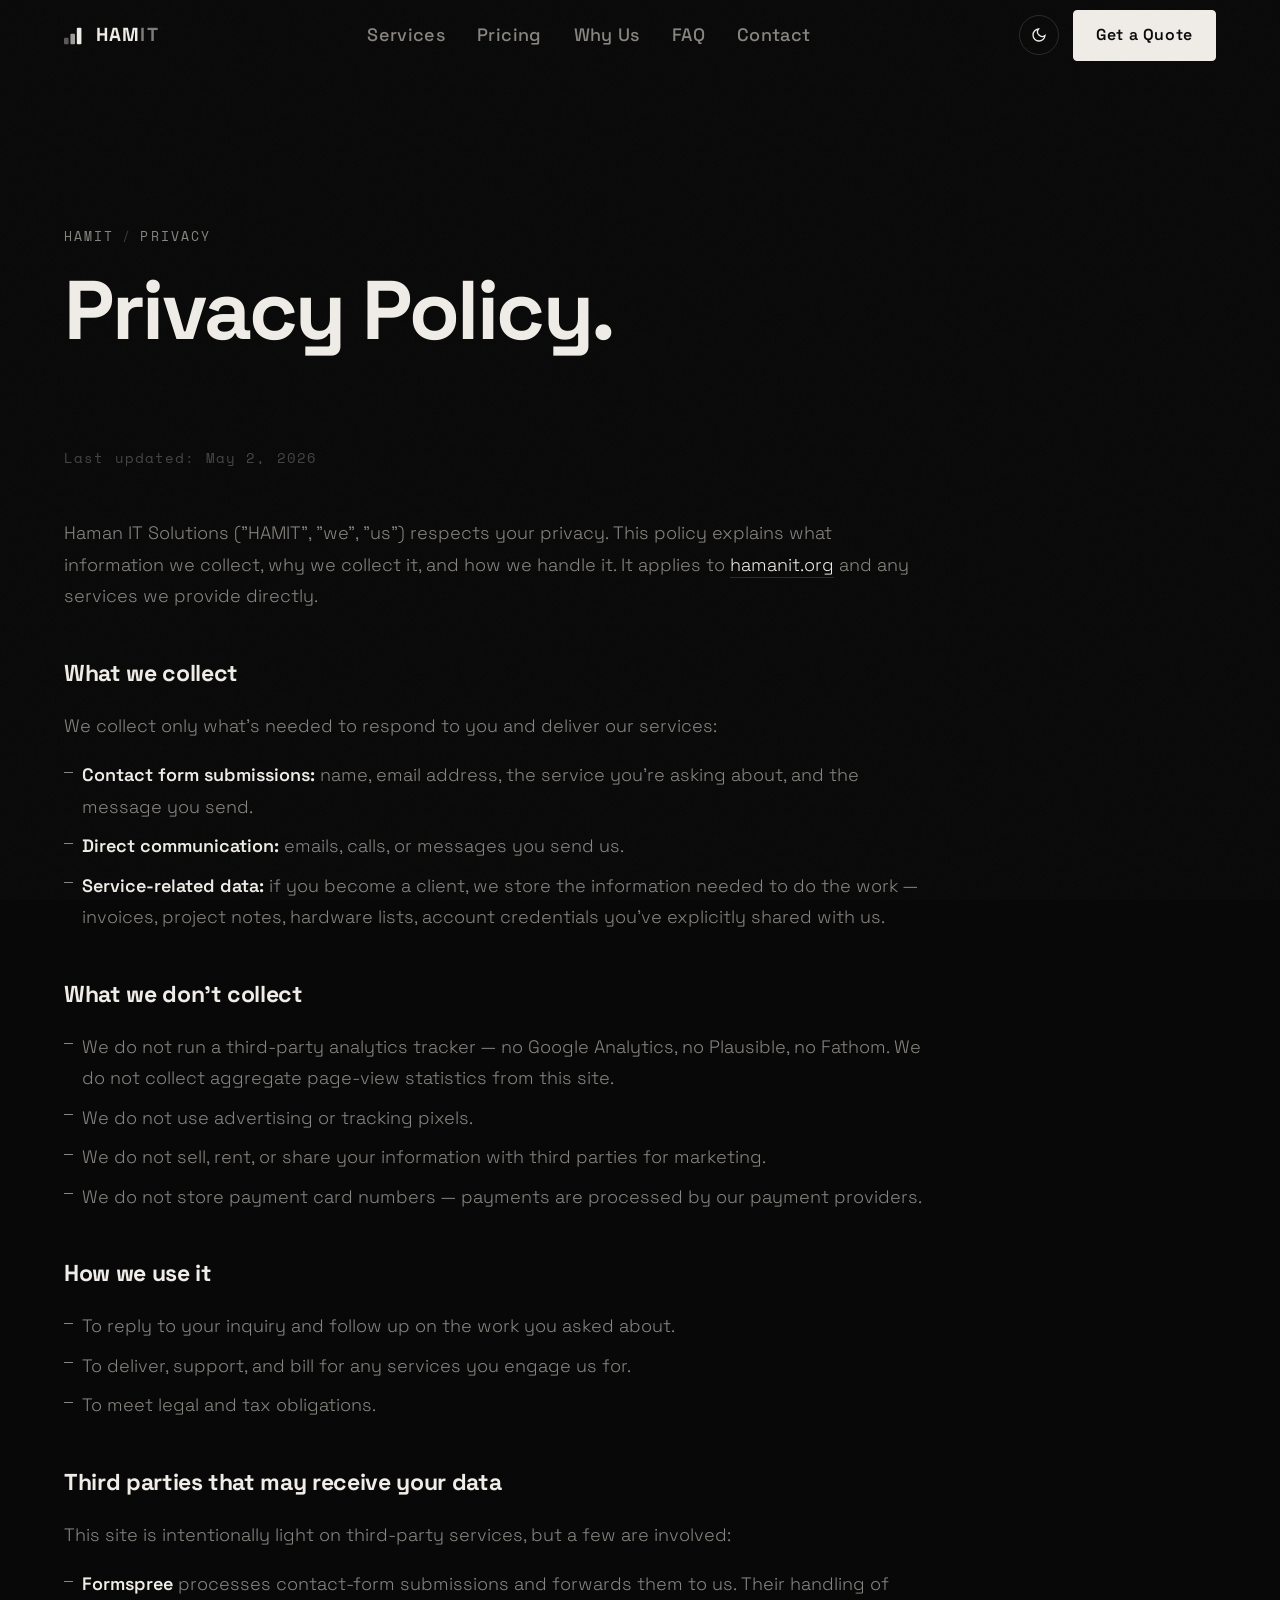
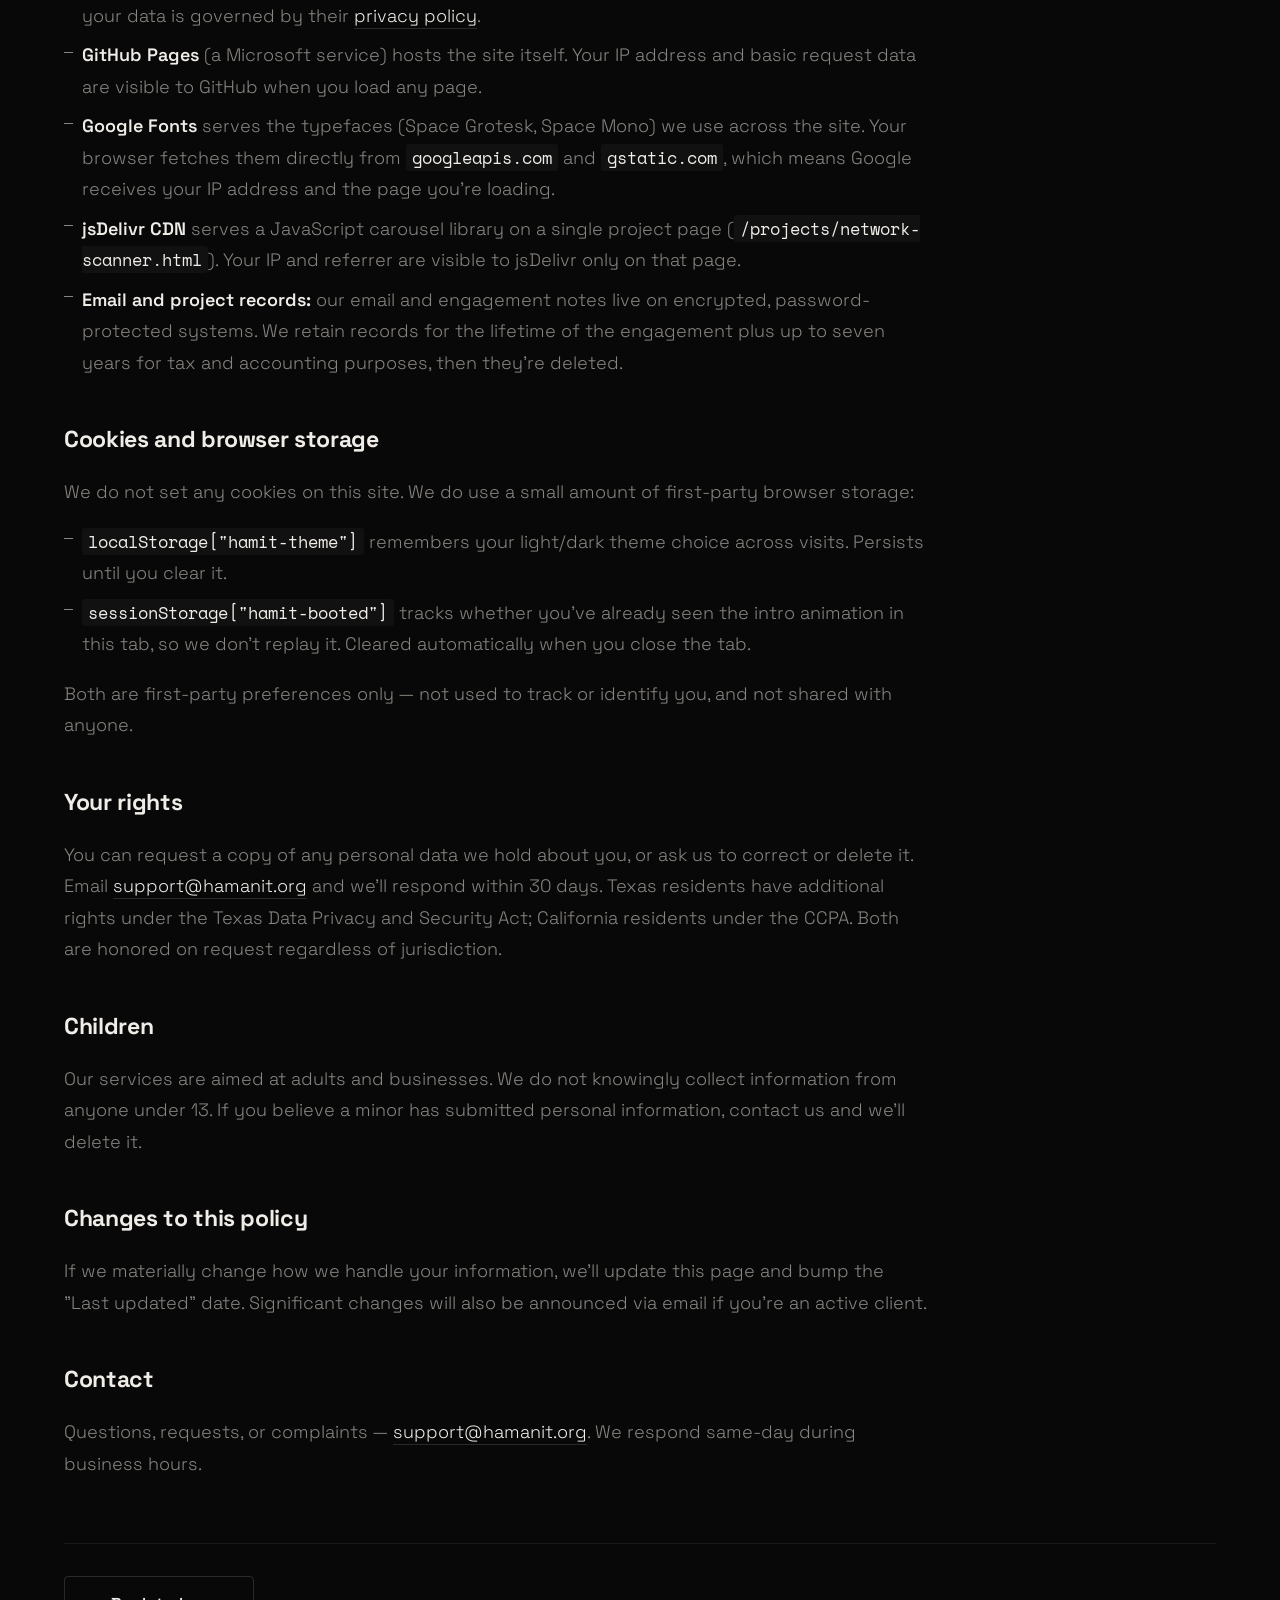
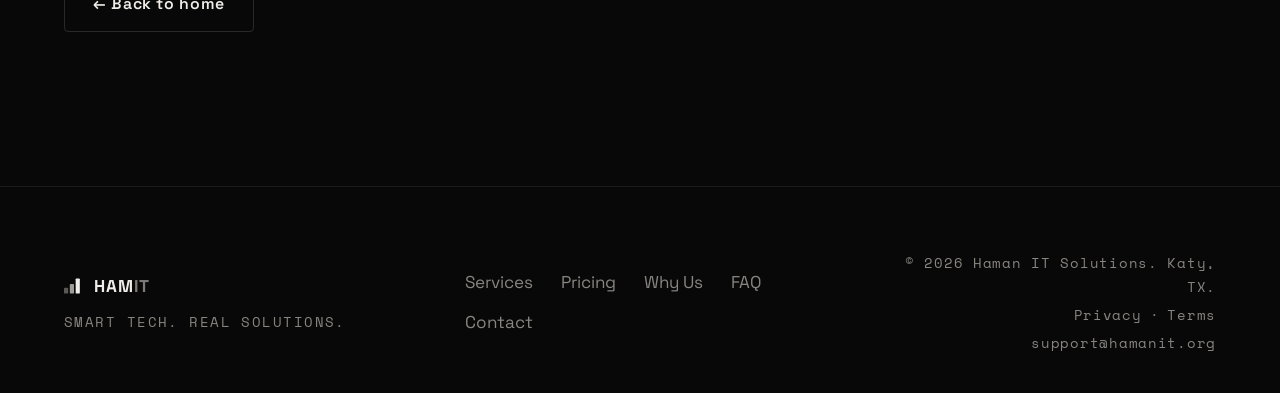
<file: privacy.html>
<!doctype html>
<html lang="en" data-theme="dark">
<head>
  <meta charset="utf-8" />
  <meta name="viewport" content="width=device-width,initial-scale=1" />
  <link rel="icon" type="image/svg+xml" href="/favicon.svg" />
  <link rel="icon" type="image/png" href="/favicon.png" />
  <link rel="apple-touch-icon" sizes="180x180" href="/Images/favicon-180.png" />
  <link rel="manifest" href="/site.webmanifest" />
  <meta name="theme-color" content="#080808" />
  <meta name="referrer" content="strict-origin-when-cross-origin" />
  <title>Privacy Policy — HAMIT</title>
  <meta name="description" content="How Haman IT Solutions collects, uses, and protects your information." />
  <link rel="canonical" href="https://hamanit.org/privacy.html" />
  <meta property="og:type" content="website" />
  <meta property="og:title" content="Privacy Policy — HAMIT" />
  <meta property="og:description" content="How Haman IT Solutions collects, uses, and protects your information." />
  <meta property="og:url" content="https://hamanit.org/privacy.html" />
  <meta property="og:image" content="https://hamanit.org/Images/og-image.png" />
  <meta property="og:image:width" content="1200" />
  <meta property="og:image:height" content="630" />
  <meta property="og:image:alt" content="HAMIT — Local Tech. Real Solutions. Katy, TX." />
  <meta name="twitter:card" content="summary_large_image" />
  <meta name="twitter:image" content="https://hamanit.org/Images/og-image.png" />
  <link rel="preconnect" href="https://fonts.googleapis.com" />
  <link rel="preconnect" href="https://fonts.gstatic.com" crossorigin />
  <link href="https://fonts.googleapis.com/css2?family=Space+Grotesk:wght@300;400;500;600;700&family=Space+Mono:wght@400;700&display=swap" rel="stylesheet" />
  <script>
    // Instant theme init — runs before paint to prevent flash
    (function(){
      var saved = localStorage.getItem('hamit-theme');
      var theme = saved || 'dark';
      document.documentElement.setAttribute('data-theme', theme);
    })();
  </script>
  <link rel="stylesheet" href="styles.css?v=20260502a" />
  <link rel="stylesheet" href="interactions.css?v=20260502a" />
  <script>
    try { sessionStorage.setItem('hamit-booted','1'); } catch(e){}
  </script>
</head>
<body>

<div class="noise" aria-hidden="true"></div>

<header class="nav scrolled" id="nav" role="banner">
  <div class="nav-inner">
    <a href="index.html" class="nav-logo">
      <svg width="22" height="18" viewBox="0 0 48 36" fill="none" aria-hidden="true">
        <rect x="0"  y="22" width="10" height="14" rx="2" fill="currentColor" opacity="0.35"/>
        <rect x="14" y="13" width="10" height="23" rx="2" fill="currentColor" opacity="0.65"/>
        <rect x="28" y="0"  width="10" height="36" rx="2" fill="currentColor"/>
      </svg>
      <span class="logo-word">HAM<em>IT</em></span>
    </a>
    <nav class="nav-links" aria-label="Primary">
      <a href="index.html#services">Services</a>
      <a href="index.html#pricing">Pricing</a>
      <a href="index.html#why">Why Us</a>
      <a href="index.html#faq">FAQ</a>
      <a href="index.html#contact">Contact</a>
    </nav>
    <div class="nav-right">
      <button class="theme-toggle" id="themeToggle" aria-label="Toggle theme">
        <svg class="icon-sun" width="16" height="16" viewBox="0 0 24 24" fill="none" stroke="currentColor" stroke-width="2"><circle cx="12" cy="12" r="4"/><path d="M12 2v2M12 20v2M4.93 4.93l1.41 1.41M17.66 17.66l1.41 1.41M2 12h2M20 12h2M4.93 19.07l1.41-1.41M17.66 6.34l1.41-1.41"/></svg>
        <svg class="icon-moon" width="16" height="16" viewBox="0 0 24 24" fill="none" stroke="currentColor" stroke-width="2"><path d="M21 12.79A9 9 0 1 1 11.21 3 7 7 0 0 0 21 12.79z"/></svg>
      </button>

<a href="index.html#contact" class="btn btn-sm btn-primary nav-cta">Get a Quote</a>
      <button class="nav-menu-btn" id="navMenuBtn" aria-label="Open menu" aria-expanded="false">
        <span></span><span></span><span></span>
      </button>
    </div>
  </div>
  <div class="mobile-menu" id="mobileMenu" aria-hidden="true">
    <a href="index.html#services">Services</a>
    <a href="index.html#pricing">Pricing</a>
    <a href="index.html#why">Why Us</a>
    <a href="index.html#faq">FAQ</a>
    <a href="index.html#contact">Contact</a>
    <a href="index.html#contact" class="mobile-cta">Get a Quote <span aria-hidden="true">→</span></a>
  </div>
</header>

<main id="main" class="legal-page">
  <section class="section">
    <div class="section-inner">
      <nav class="legal-crumb" aria-label="Breadcrumb">
        <a href="index.html">HAMIT</a>
        <span aria-hidden="true">/</span>
        <span>Privacy</span>
      </nav>
      <h1 class="section-title">Privacy Policy.</h1>
      <p class="legal-meta">Last updated: May 2, 2026</p>

      <div class="legal-body">
        <p>Haman IT Solutions ("HAMIT", "we", "us") respects your privacy. This policy explains what information we collect, why we collect it, and how we handle it. It applies to <a href="https://hamanit.org">hamanit.org</a> and any services we provide directly.</p>

        <h2>What we collect</h2>
        <p>We collect only what's needed to respond to you and deliver our services:</p>
        <ul>
          <li><strong>Contact form submissions:</strong> name, email address, the service you're asking about, and the message you send.</li>
          <li><strong>Direct communication:</strong> emails, calls, or messages you send us.</li>
          <li><strong>Service-related data:</strong> if you become a client, we store the information needed to do the work — invoices, project notes, hardware lists, account credentials you've explicitly shared with us.</li>
        </ul>

        <h2>What we don't collect</h2>
        <ul>
          <li>We do not run a third-party analytics tracker — no Google Analytics, no Plausible, no Fathom. We do not collect aggregate page-view statistics from this site.</li>
          <li>We do not use advertising or tracking pixels.</li>
          <li>We do not sell, rent, or share your information with third parties for marketing.</li>
          <li>We do not store payment card numbers — payments are processed by our payment providers.</li>
        </ul>

        <h2>How we use it</h2>
        <ul>
          <li>To reply to your inquiry and follow up on the work you asked about.</li>
          <li>To deliver, support, and bill for any services you engage us for.</li>
          <li>To meet legal and tax obligations.</li>
        </ul>

        <h2>Third parties that may receive your data</h2>
        <p>This site is intentionally light on third-party services, but a few are involved:</p>
        <ul>
          <li><strong>Formspree</strong> processes contact-form submissions and forwards them to us. Their handling of your data is governed by their <a href="https://formspree.io/legal/privacy-policy/" target="_blank" rel="noopener">privacy policy</a>.</li>
          <li><strong>GitHub Pages</strong> (a Microsoft service) hosts the site itself. Your IP address and basic request data are visible to GitHub when you load any page.</li>
          <li><strong>Google Fonts</strong> serves the typefaces (Space Grotesk, Space Mono) we use across the site. Your browser fetches them directly from <code>googleapis.com</code> and <code>gstatic.com</code>, which means Google receives your IP address and the page you're loading.</li>
          <li><strong>jsDelivr CDN</strong> serves a JavaScript carousel library on a single project page (<code>/projects/network-scanner.html</code>). Your IP and referrer are visible to jsDelivr only on that page.</li>
          <li><strong>Email and project records:</strong> our email and engagement notes live on encrypted, password-protected systems. We retain records for the lifetime of the engagement plus up to seven years for tax and accounting purposes, then they're deleted.</li>
        </ul>

        <h2>Cookies and browser storage</h2>
        <p>We do not set any cookies on this site. We do use a small amount of first-party browser storage:</p>
        <ul>
          <li><code>localStorage["hamit-theme"]</code> remembers your light/dark theme choice across visits. Persists until you clear it.</li>
          <li><code>sessionStorage["hamit-booted"]</code> tracks whether you've already seen the intro animation in this tab, so we don't replay it. Cleared automatically when you close the tab.</li>
        </ul>
        <p>Both are first-party preferences only — not used to track or identify you, and not shared with anyone.</p>

        <h2>Your rights</h2>
        <p>You can request a copy of any personal data we hold about you, or ask us to correct or delete it. Email <a href="mailto:support@hamanit.org">support@hamanit.org</a> and we'll respond within 30 days. Texas residents have additional rights under the Texas Data Privacy and Security Act; California residents under the CCPA. Both are honored on request regardless of jurisdiction.</p>

        <h2>Children</h2>
        <p>Our services are aimed at adults and businesses. We do not knowingly collect information from anyone under 13. If you believe a minor has submitted personal information, contact us and we'll delete it.</p>

        <h2>Changes to this policy</h2>
        <p>If we materially change how we handle your information, we'll update this page and bump the "Last updated" date. Significant changes will also be announced via email if you're an active client.</p>

        <h2>Contact</h2>
        <p>Questions, requests, or complaints — <a href="mailto:support@hamanit.org">support@hamanit.org</a>. We respond same-day during business hours.</p>
      </div>

      <div class="legal-foot">
        <a href="index.html" class="btn btn-ghost">← Back to home</a>
      </div>
    </div>
  </section>
</main>

<footer class="footer">
  <div class="footer-inner">
    <div class="footer-brand">
      <a href="index.html" class="footer-logo">
        <svg width="20" height="16" viewBox="0 0 48 36" fill="none" aria-hidden="true">
          <rect x="0"  y="22" width="10" height="14" rx="2" fill="currentColor" opacity="0.35"/>
          <rect x="14" y="13" width="10" height="23" rx="2" fill="currentColor" opacity="0.65"/>
          <rect x="28" y="0"  width="10" height="36" rx="2" fill="currentColor"/>
        </svg>
        <span>HAM<em>IT</em></span>
      </a>
      <p>Smart Tech. Real Solutions.</p>
    </div>
    <nav class="footer-nav">
      <a href="index.html#services">Services</a>
      <a href="index.html#pricing">Pricing</a>
      <a href="index.html#why">Why Us</a>
      <a href="index.html#faq">FAQ</a>
      <a href="index.html#contact">Contact</a>
    </nav>
    <div class="footer-copy">
      <span>© 2026 Haman IT Solutions. Katy, TX.</span>
      <span class="footer-legal">
        <a href="privacy.html">Privacy</a>
        <span aria-hidden="true">·</span>
        <a href="terms.html">Terms</a>
      </span>
      <a href="mailto:support@hamanit.org">support@hamanit.org</a>
    </div>
  </div>
</footer>

<script src="interactions.js?v=20260502a" defer></script>
</body>
</html>
</file>
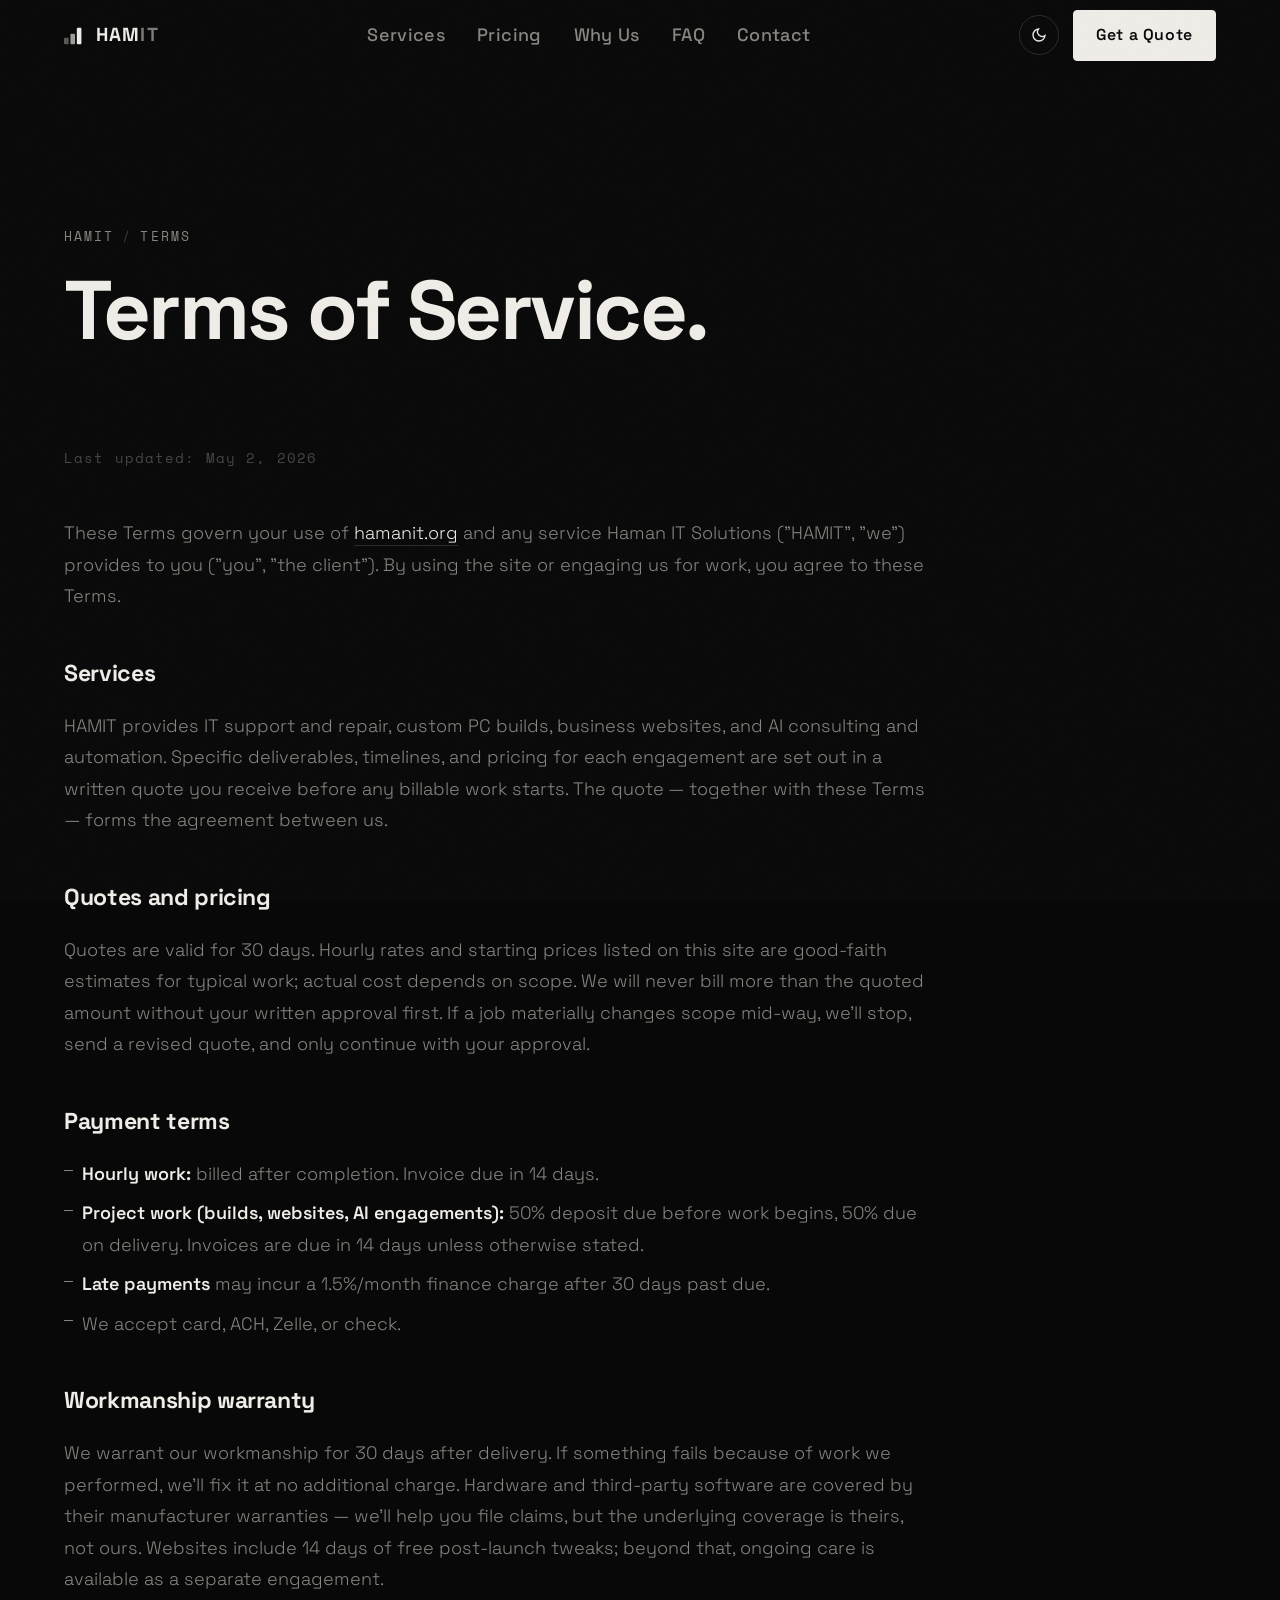
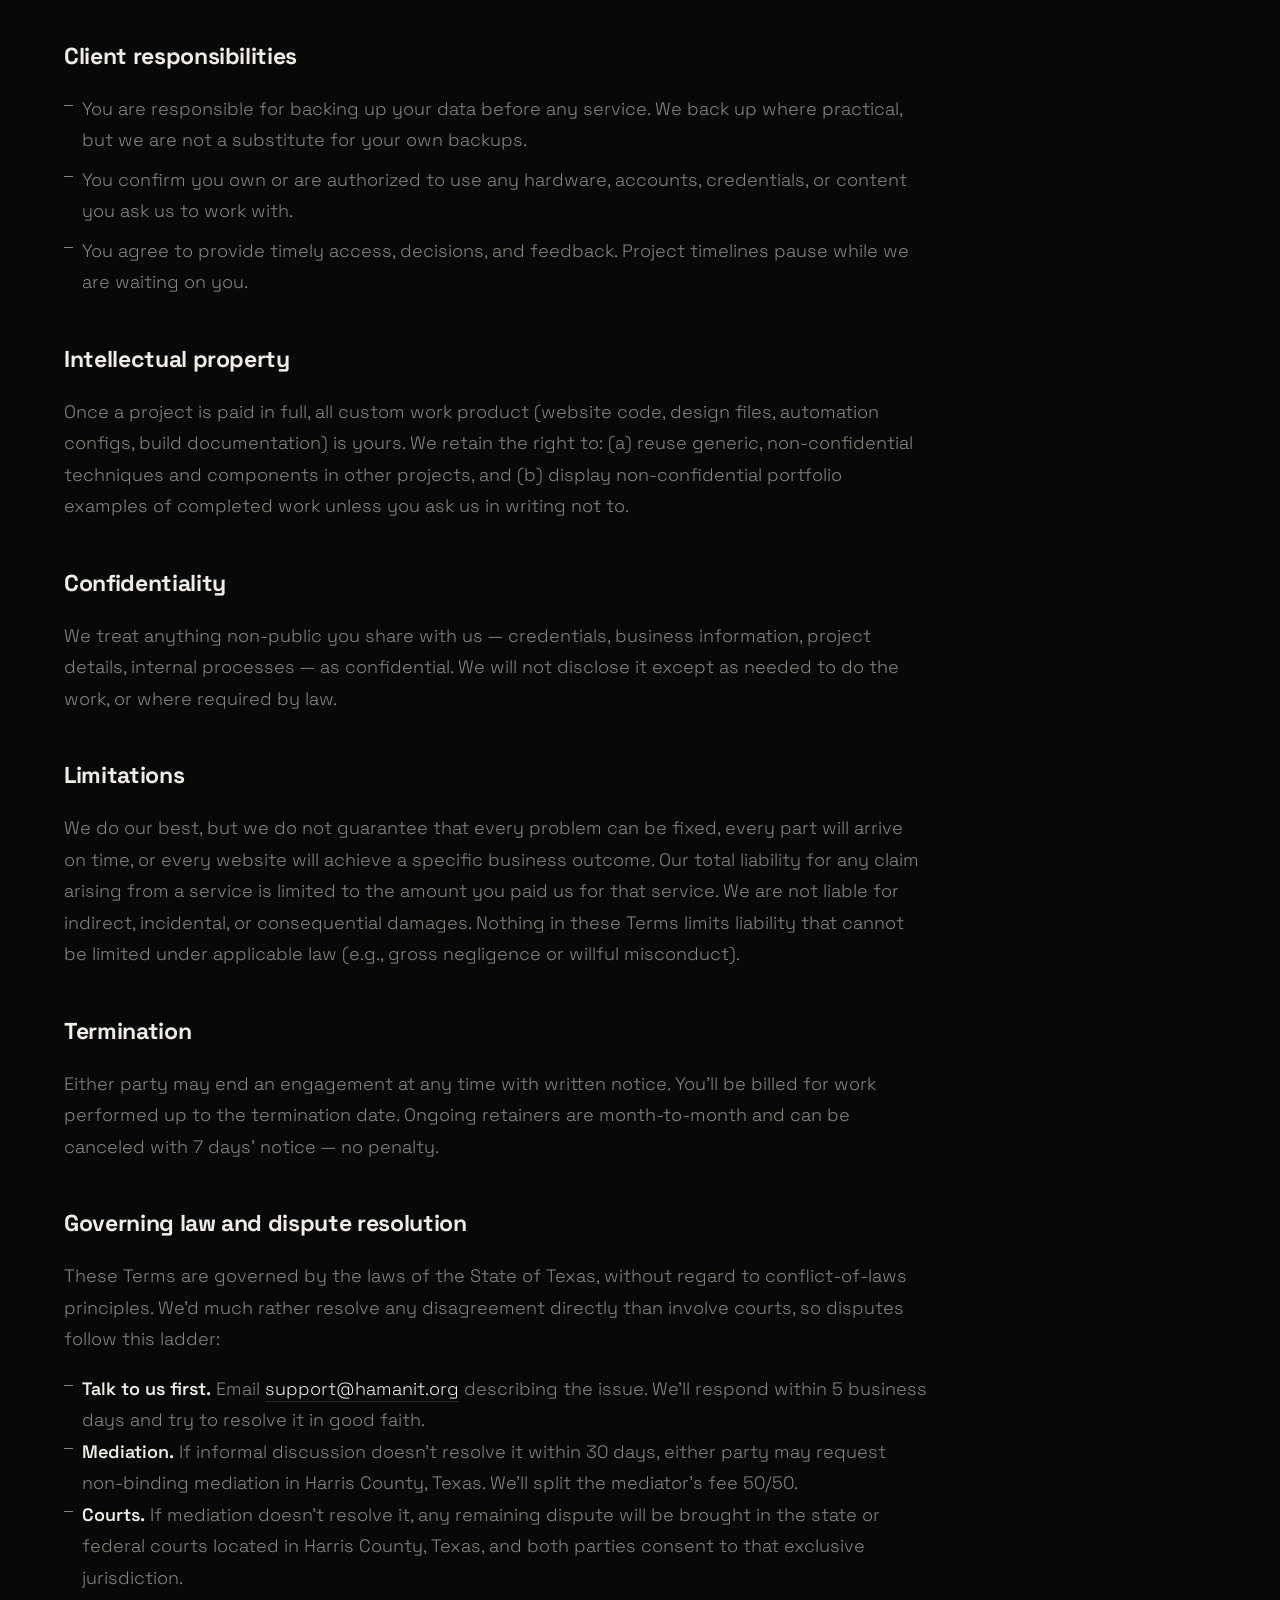
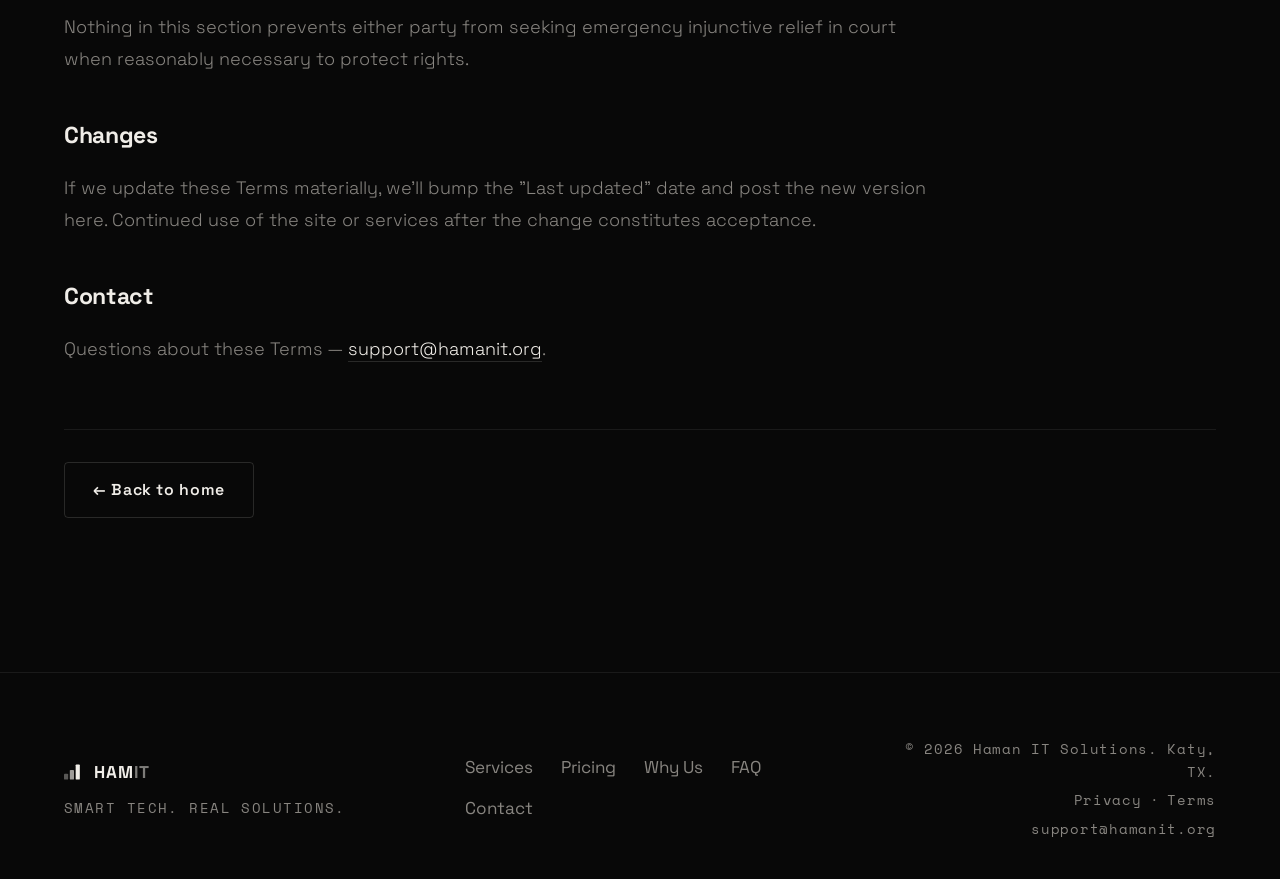
<file: terms.html>
<!doctype html>
<html lang="en" data-theme="dark">
<head>
  <meta charset="utf-8" />
  <meta name="viewport" content="width=device-width,initial-scale=1" />
  <link rel="icon" type="image/svg+xml" href="/favicon.svg" />
  <link rel="icon" type="image/png" href="/favicon.png" />
  <link rel="apple-touch-icon" sizes="180x180" href="/Images/favicon-180.png" />
  <link rel="manifest" href="/site.webmanifest" />
  <meta name="theme-color" content="#080808" />
  <meta name="referrer" content="strict-origin-when-cross-origin" />
  <title>Terms of Service — HAMIT</title>
  <meta name="description" content="Terms governing the use of Haman IT Solutions' website and services." />
  <link rel="canonical" href="https://hamanit.org/terms.html" />
  <meta property="og:type" content="website" />
  <meta property="og:title" content="Terms of Service — HAMIT" />
  <meta property="og:description" content="Terms governing the use of Haman IT Solutions' website and services." />
  <meta property="og:url" content="https://hamanit.org/terms.html" />
  <meta property="og:image" content="https://hamanit.org/Images/og-image.png" />
  <meta property="og:image:width" content="1200" />
  <meta property="og:image:height" content="630" />
  <meta property="og:image:alt" content="HAMIT — Local Tech. Real Solutions. Katy, TX." />
  <meta name="twitter:card" content="summary_large_image" />
  <meta name="twitter:image" content="https://hamanit.org/Images/og-image.png" />
  <link rel="preconnect" href="https://fonts.googleapis.com" />
  <link rel="preconnect" href="https://fonts.gstatic.com" crossorigin />
  <link href="https://fonts.googleapis.com/css2?family=Space+Grotesk:wght@300;400;500;600;700&family=Space+Mono:wght@400;700&display=swap" rel="stylesheet" />
  <script>
    // Instant theme init — runs before paint to prevent flash
    (function(){
      var saved = localStorage.getItem('hamit-theme');
      var theme = saved || 'dark';
      document.documentElement.setAttribute('data-theme', theme);
    })();
  </script>
  <link rel="stylesheet" href="styles.css?v=20260502a" />
  <link rel="stylesheet" href="interactions.css?v=20260502a" />
  <script>
    try { sessionStorage.setItem('hamit-booted','1'); } catch(e){}
  </script>
</head>
<body>

<div class="noise" aria-hidden="true"></div>

<header class="nav scrolled" id="nav" role="banner">
  <div class="nav-inner">
    <a href="index.html" class="nav-logo">
      <svg width="22" height="18" viewBox="0 0 48 36" fill="none" aria-hidden="true">
        <rect x="0"  y="22" width="10" height="14" rx="2" fill="currentColor" opacity="0.35"/>
        <rect x="14" y="13" width="10" height="23" rx="2" fill="currentColor" opacity="0.65"/>
        <rect x="28" y="0"  width="10" height="36" rx="2" fill="currentColor"/>
      </svg>
      <span class="logo-word">HAM<em>IT</em></span>
    </a>
    <nav class="nav-links" aria-label="Primary">
      <a href="index.html#services">Services</a>
      <a href="index.html#pricing">Pricing</a>
      <a href="index.html#why">Why Us</a>
      <a href="index.html#faq">FAQ</a>
      <a href="index.html#contact">Contact</a>
    </nav>
    <div class="nav-right">
      <button class="theme-toggle" id="themeToggle" aria-label="Toggle theme">
        <svg class="icon-sun" width="16" height="16" viewBox="0 0 24 24" fill="none" stroke="currentColor" stroke-width="2"><circle cx="12" cy="12" r="4"/><path d="M12 2v2M12 20v2M4.93 4.93l1.41 1.41M17.66 17.66l1.41 1.41M2 12h2M20 12h2M4.93 19.07l1.41-1.41M17.66 6.34l1.41-1.41"/></svg>
        <svg class="icon-moon" width="16" height="16" viewBox="0 0 24 24" fill="none" stroke="currentColor" stroke-width="2"><path d="M21 12.79A9 9 0 1 1 11.21 3 7 7 0 0 0 21 12.79z"/></svg>
      </button>

<a href="index.html#contact" class="btn btn-sm btn-primary nav-cta">Get a Quote</a>
      <button class="nav-menu-btn" id="navMenuBtn" aria-label="Open menu" aria-expanded="false">
        <span></span><span></span><span></span>
      </button>
    </div>
  </div>
  <div class="mobile-menu" id="mobileMenu" aria-hidden="true">
    <a href="index.html#services">Services</a>
    <a href="index.html#pricing">Pricing</a>
    <a href="index.html#why">Why Us</a>
    <a href="index.html#faq">FAQ</a>
    <a href="index.html#contact">Contact</a>
    <a href="index.html#contact" class="mobile-cta">Get a Quote <span aria-hidden="true">→</span></a>
  </div>
</header>

<main id="main" class="legal-page">
  <section class="section">
    <div class="section-inner">
      <nav class="legal-crumb" aria-label="Breadcrumb">
        <a href="index.html">HAMIT</a>
        <span aria-hidden="true">/</span>
        <span>Terms</span>
      </nav>
      <h1 class="section-title">Terms of Service.</h1>
      <p class="legal-meta">Last updated: May 2, 2026</p>

      <div class="legal-body">
        <p>These Terms govern your use of <a href="https://hamanit.org">hamanit.org</a> and any service Haman IT Solutions ("HAMIT", "we") provides to you ("you", "the client"). By using the site or engaging us for work, you agree to these Terms.</p>

        <h2>Services</h2>
        <p>HAMIT provides IT support and repair, custom PC builds, business websites, and AI consulting and automation. Specific deliverables, timelines, and pricing for each engagement are set out in a written quote you receive before any billable work starts. The quote — together with these Terms — forms the agreement between us.</p>

        <h2>Quotes and pricing</h2>
        <p>Quotes are valid for 30 days. Hourly rates and starting prices listed on this site are good-faith estimates for typical work; actual cost depends on scope. We will never bill more than the quoted amount without your written approval first. If a job materially changes scope mid-way, we'll stop, send a revised quote, and only continue with your approval.</p>

        <h2>Payment terms</h2>
        <ul>
          <li><strong>Hourly work:</strong> billed after completion. Invoice due in 14 days.</li>
          <li><strong>Project work (builds, websites, AI engagements):</strong> 50% deposit due before work begins, 50% due on delivery. Invoices are due in 14 days unless otherwise stated.</li>
          <li><strong>Late payments</strong> may incur a 1.5%/month finance charge after 30 days past due.</li>
          <li>We accept card, ACH, Zelle, or check.</li>
        </ul>

        <h2>Workmanship warranty</h2>
        <p>We warrant our workmanship for 30 days after delivery. If something fails because of work we performed, we'll fix it at no additional charge. Hardware and third-party software are covered by their manufacturer warranties — we'll help you file claims, but the underlying coverage is theirs, not ours. Websites include 14 days of free post-launch tweaks; beyond that, ongoing care is available as a separate engagement.</p>

        <h2>Client responsibilities</h2>
        <ul>
          <li>You are responsible for backing up your data before any service. We back up where practical, but we are not a substitute for your own backups.</li>
          <li>You confirm you own or are authorized to use any hardware, accounts, credentials, or content you ask us to work with.</li>
          <li>You agree to provide timely access, decisions, and feedback. Project timelines pause while we are waiting on you.</li>
        </ul>

        <h2>Intellectual property</h2>
        <p>Once a project is paid in full, all custom work product (website code, design files, automation configs, build documentation) is yours. We retain the right to: (a) reuse generic, non-confidential techniques and components in other projects, and (b) display non-confidential portfolio examples of completed work unless you ask us in writing not to.</p>

        <h2>Confidentiality</h2>
        <p>We treat anything non-public you share with us — credentials, business information, project details, internal processes — as confidential. We will not disclose it except as needed to do the work, or where required by law.</p>

        <h2>Limitations</h2>
        <p>We do our best, but we do not guarantee that every problem can be fixed, every part will arrive on time, or every website will achieve a specific business outcome. Our total liability for any claim arising from a service is limited to the amount you paid us for that service. We are not liable for indirect, incidental, or consequential damages. Nothing in these Terms limits liability that cannot be limited under applicable law (e.g., gross negligence or willful misconduct).</p>

        <h2>Termination</h2>
        <p>Either party may end an engagement at any time with written notice. You'll be billed for work performed up to the termination date. Ongoing retainers are month-to-month and can be canceled with 7 days' notice — no penalty.</p>

        <h2>Governing law and dispute resolution</h2>
        <p>These Terms are governed by the laws of the State of Texas, without regard to conflict-of-laws principles. We'd much rather resolve any disagreement directly than involve courts, so disputes follow this ladder:</p>
        <ol>
          <li><strong>Talk to us first.</strong> Email <a href="mailto:support@hamanit.org">support@hamanit.org</a> describing the issue. We'll respond within 5 business days and try to resolve it in good faith.</li>
          <li><strong>Mediation.</strong> If informal discussion doesn't resolve it within 30 days, either party may request non-binding mediation in Harris County, Texas. We'll split the mediator's fee 50/50.</li>
          <li><strong>Courts.</strong> If mediation doesn't resolve it, any remaining dispute will be brought in the state or federal courts located in Harris County, Texas, and both parties consent to that exclusive jurisdiction.</li>
        </ol>
        <p>Nothing in this section prevents either party from seeking emergency injunctive relief in court when reasonably necessary to protect rights.</p>

        <h2>Changes</h2>
        <p>If we update these Terms materially, we'll bump the "Last updated" date and post the new version here. Continued use of the site or services after the change constitutes acceptance.</p>

        <h2>Contact</h2>
        <p>Questions about these Terms — <a href="mailto:support@hamanit.org">support@hamanit.org</a>.</p>
      </div>

      <div class="legal-foot">
        <a href="index.html" class="btn btn-ghost">← Back to home</a>
      </div>
    </div>
  </section>
</main>

<footer class="footer">
  <div class="footer-inner">
    <div class="footer-brand">
      <a href="index.html" class="footer-logo">
        <svg width="20" height="16" viewBox="0 0 48 36" fill="none" aria-hidden="true">
          <rect x="0"  y="22" width="10" height="14" rx="2" fill="currentColor" opacity="0.35"/>
          <rect x="14" y="13" width="10" height="23" rx="2" fill="currentColor" opacity="0.65"/>
          <rect x="28" y="0"  width="10" height="36" rx="2" fill="currentColor"/>
        </svg>
        <span>HAM<em>IT</em></span>
      </a>
      <p>Smart Tech. Real Solutions.</p>
    </div>
    <nav class="footer-nav">
      <a href="index.html#services">Services</a>
      <a href="index.html#pricing">Pricing</a>
      <a href="index.html#why">Why Us</a>
      <a href="index.html#faq">FAQ</a>
      <a href="index.html#contact">Contact</a>
    </nav>
    <div class="footer-copy">
      <span>© 2026 Haman IT Solutions. Katy, TX.</span>
      <span class="footer-legal">
        <a href="privacy.html">Privacy</a>
        <span aria-hidden="true">·</span>
        <a href="terms.html">Terms</a>
      </span>
      <a href="mailto:support@hamanit.org">support@hamanit.org</a>
    </div>
  </div>
</footer>

<script src="interactions.js?v=20260502a" defer></script>
</body>
</html>
</file>
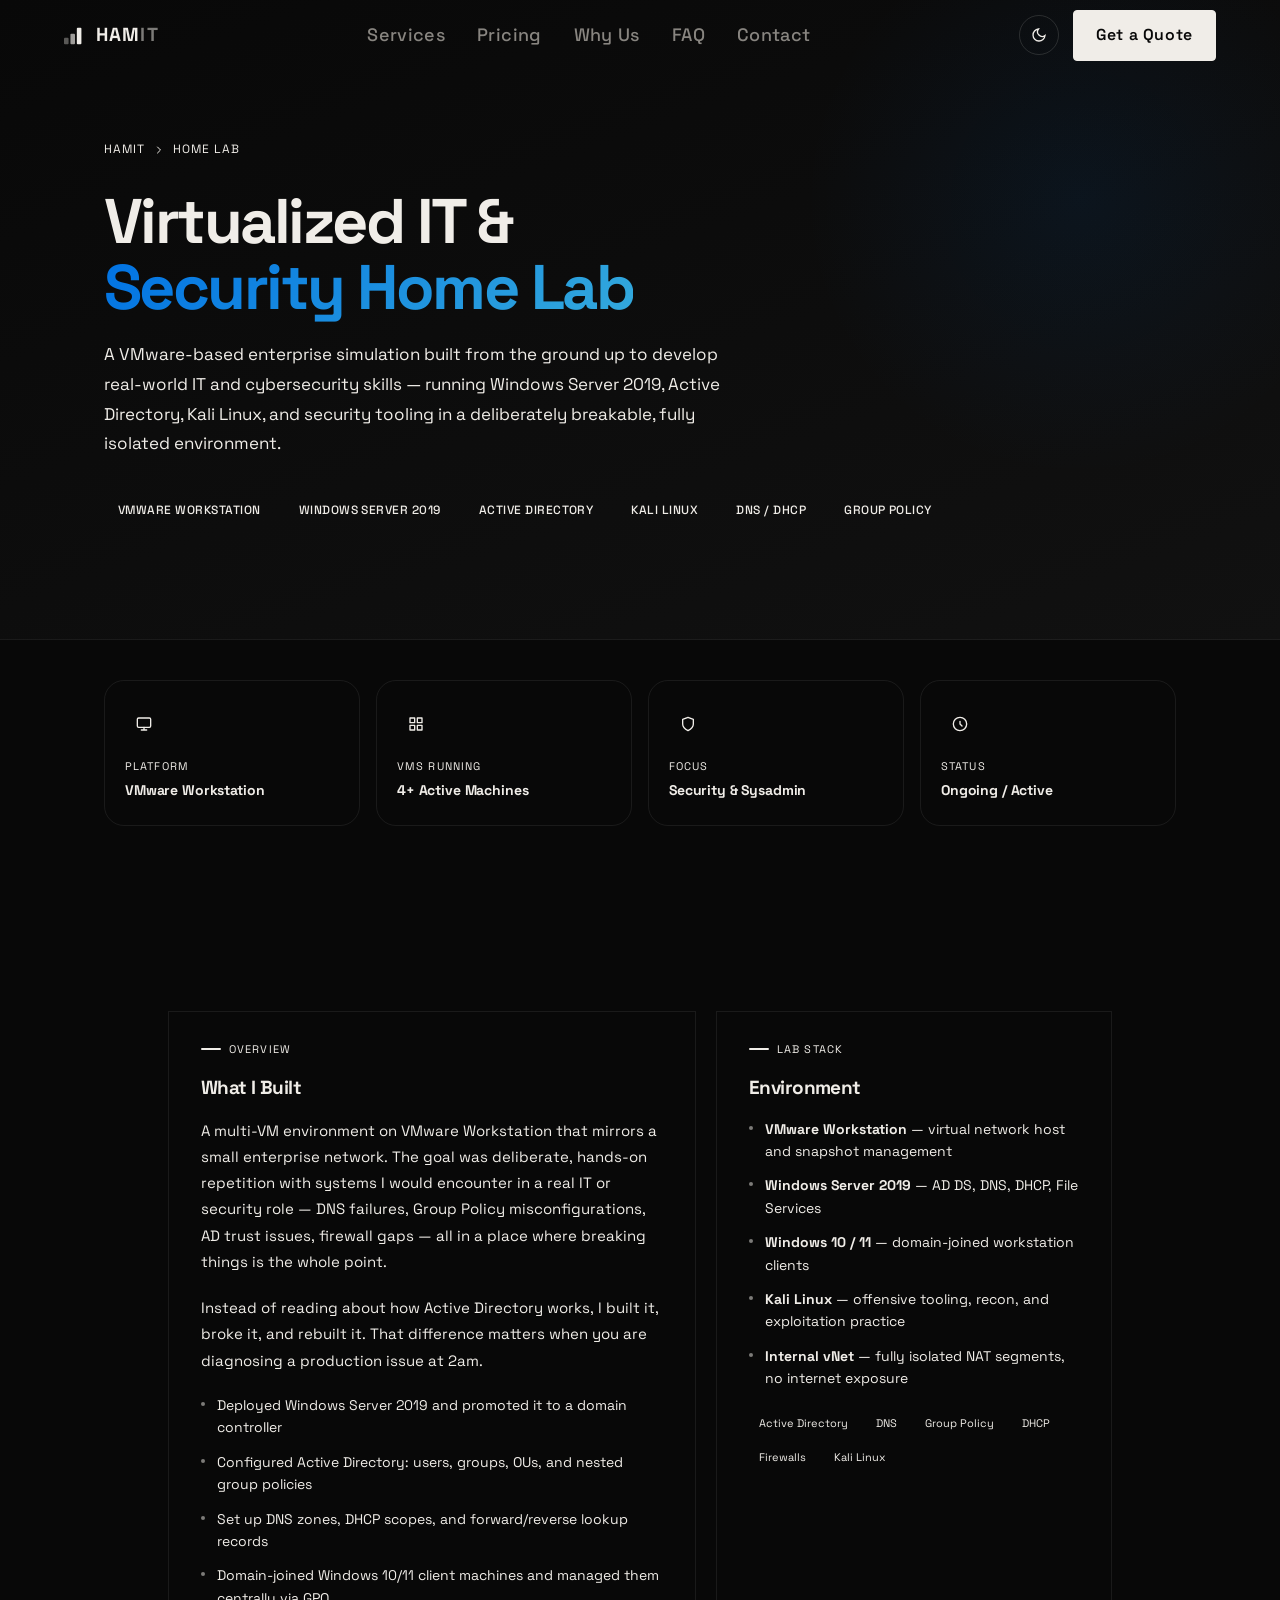
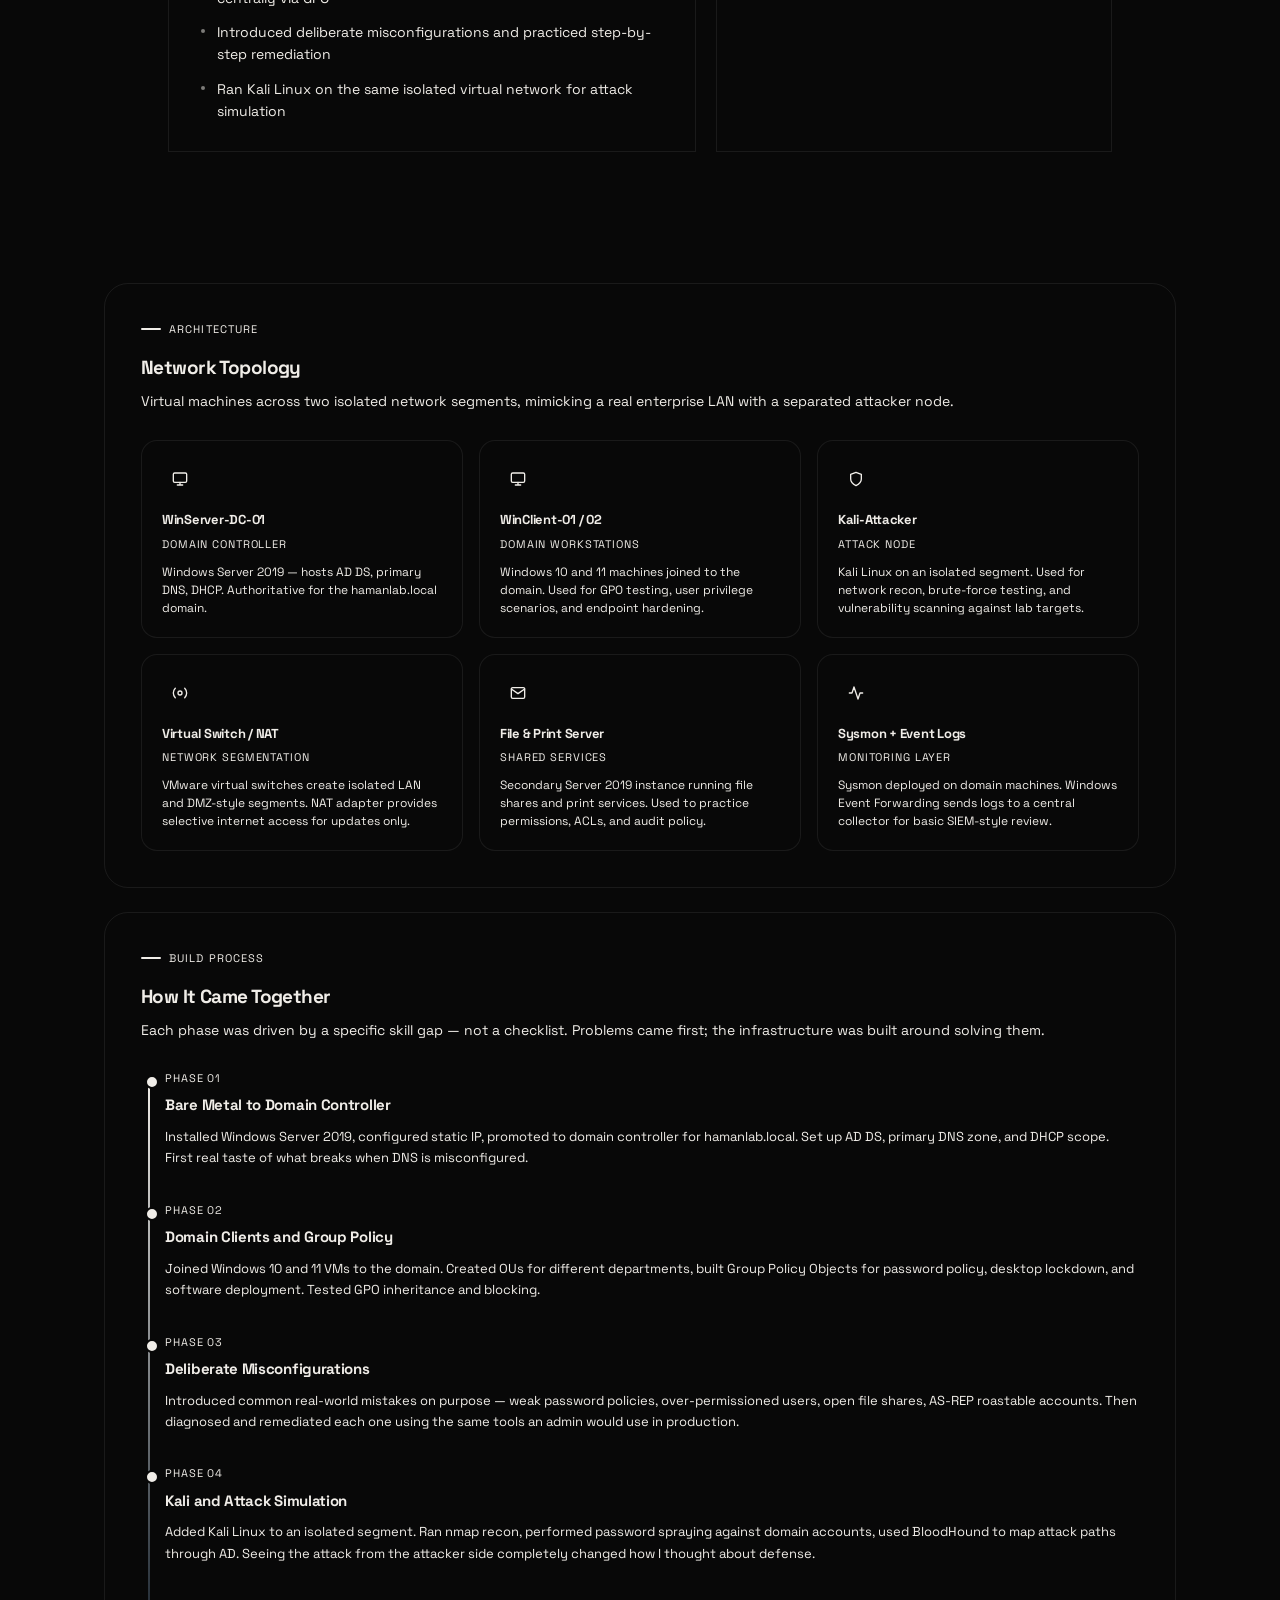
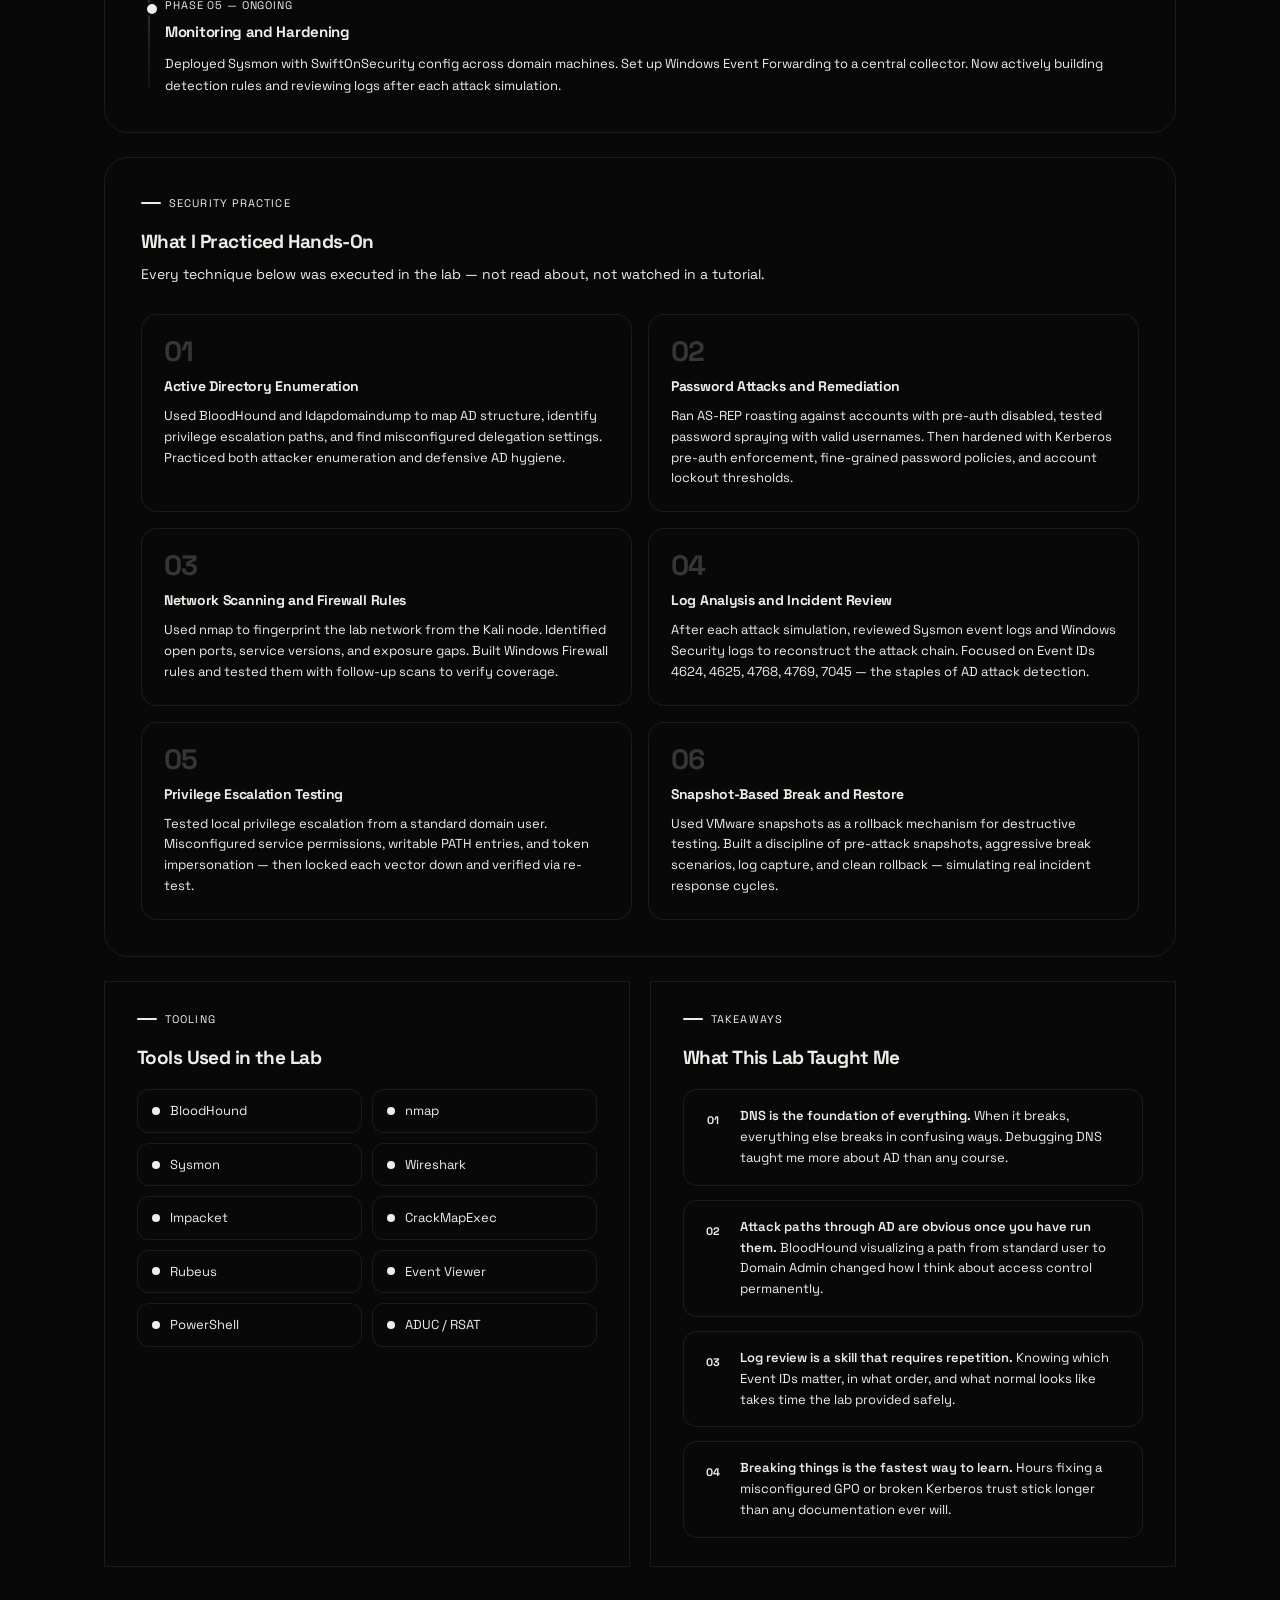
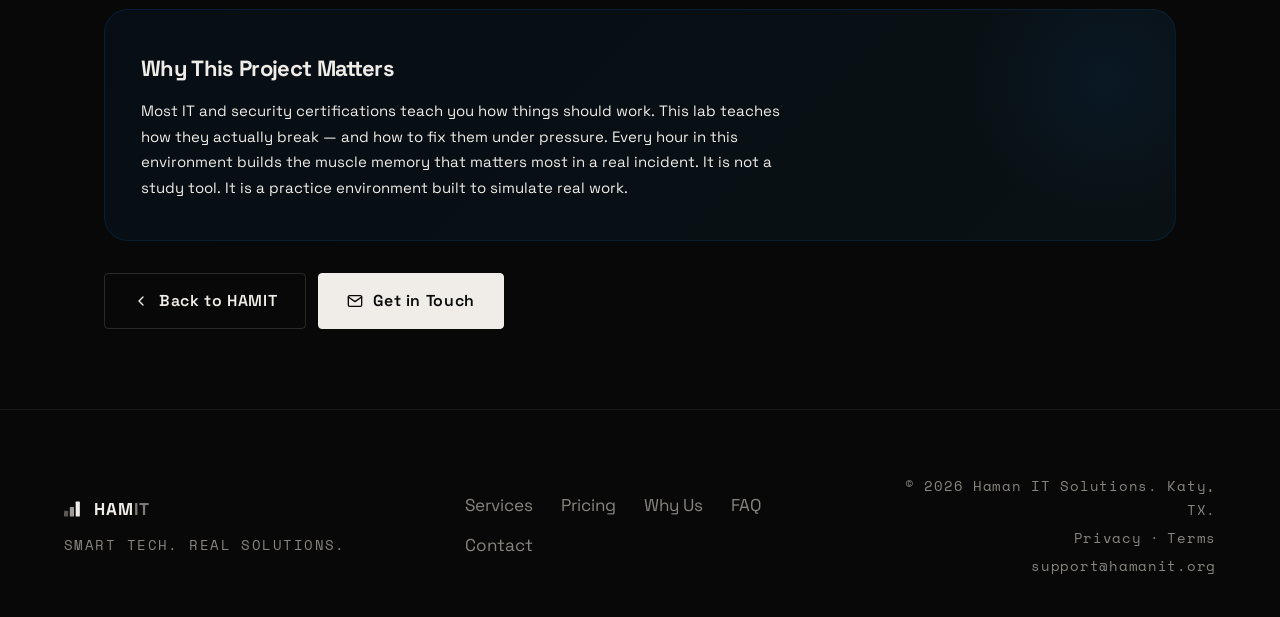
<file: projects/homelab.html>
<!DOCTYPE html>
<html lang="en" data-theme="dark">
<head>
  <meta charset="utf-8" />
  <meta name="viewport" content="width=device-width,initial-scale=1" />
  <link rel="icon" type="image/svg+xml" href="/favicon.svg" />
  <link rel="icon" type="image/png" href="/favicon.png" />
  <link rel="apple-touch-icon" sizes="180x180" href="/Images/favicon-180.png" />
  <link rel="manifest" href="/site.webmanifest" />
  <meta name="theme-color" content="#080808" />
  <meta name="referrer" content="strict-origin-when-cross-origin" />
  <title>Home Lab — HAMIT</title>
  <meta name="description" content="Virtualized IT &amp; security home lab — VMware, Active Directory, Windows Server, and security tooling in a deliberately breakable, fully isolated environment." />
  <link rel="canonical" href="https://hamanit.org/projects/homelab.html" />
  <meta property="og:type" content="article" />
  <meta property="og:title" content="Home Lab — HAMIT" />
  <meta property="og:description" content="VMware-based enterprise simulation built to develop real-world IT and cybersecurity skills." />
  <meta property="og:url" content="https://hamanit.org/projects/homelab.html" />
  <meta property="og:image" content="https://hamanit.org/Images/og-image.png" />
  <meta property="og:image:width" content="1200" />
  <meta property="og:image:height" content="630" />
  <meta property="og:image:alt" content="HAMIT — Local Tech. Real Solutions. Katy, TX." />
  <meta name="twitter:card" content="summary_large_image" />
  <meta name="twitter:image" content="https://hamanit.org/Images/og-image.png" />
  <link rel="preconnect" href="https://fonts.googleapis.com" />
  <link rel="preconnect" href="https://fonts.gstatic.com" crossorigin />
  <link href="https://fonts.googleapis.com/css2?family=Space+Grotesk:wght@300;400;500;600;700&family=Space+Mono:wght@400;700&display=swap" rel="stylesheet" />
  <script>
    // Instant theme init — runs before paint to prevent flash
    (function(){
      var saved = localStorage.getItem('hamit-theme');
      var theme = saved || 'dark';
      document.documentElement.setAttribute('data-theme', theme);
    })();
  </script>
  <link rel="stylesheet" href="../styles.css?v=20260502a" />
  <link rel="stylesheet" href="../interactions.css?v=20260502a" />
  <link rel="stylesheet" href="project-page.css?v=20260502a" />
  <script type="application/ld+json">
  {
    "@context": "https://schema.org",
    "@type": "CreativeWork",
    "name": "Virtualized IT & Security Home Lab",
    "creator": {"@type": "LocalBusiness","@id": "https://hamanit.org/#business"},
    "description": "VMware-based enterprise simulation built to develop real-world IT and cybersecurity skills.",
    "url": "https://hamanit.org/projects/homelab.html"
  }
  </script>
  <script>
    try { sessionStorage.setItem('hamit-booted','1'); } catch(e){}
  </script>
  <style>
    .project-hero {
      background: linear-gradient(160deg, var(--bg) 0%, var(--bg2) 100%);
      border-bottom: 1px solid var(--border);
      padding: 140px 0 64px;
      position: relative; overflow: hidden;
    }
    .project-hero::before {
      content: ''; position: absolute;
      top: -100px; right: -100px; width: 600px; height: 600px;
      border-radius: 50%;
      background: radial-gradient(circle, rgba(0,113,227,0.08), transparent 65%);
      pointer-events: none;
    }
    .project-hero-inner { max-width: 1120px; margin: 0 auto; padding: 0 24px; }
    .project-breadcrumb {
      display: flex; align-items: center; gap: 8px;
      font-family: var(--ff-mono); font-size: 12px;
      color: var(--faint); margin-bottom: 28px;
      text-transform: uppercase; letter-spacing: 0.08em;
    }
    .project-breadcrumb a { color: var(--accent); transition: opacity 0.2s; }
    .project-breadcrumb a:hover { opacity: 0.7; }
    .project-breadcrumb svg { width: 12px; height: 12px; stroke: currentColor; fill: none; stroke-width: 2; stroke-linecap: round; stroke-linejoin: round; }
    .project-hero-title {
      font-size: clamp(2rem, 5vw, 3.5rem); font-weight: 800;
      letter-spacing: -0.04em; color: var(--text); line-height: 1.05;
      max-width: 780px; margin-bottom: 20px;
    }
    .project-hero-title .hl {
      background: linear-gradient(135deg, #0071e3, #34aadc);
      -webkit-background-clip: text; -webkit-text-fill-color: transparent; background-clip: text;
    }
    .project-hero-sub { font-size: 17px; color: var(--muted); max-width: 640px; line-height: 1.75; margin-bottom: 36px; }
    .hero-tags { display: flex; flex-wrap: wrap; gap: 10px; }
    .hero-tag {
      padding: 6px 14px; border-radius: 999px;
      border: 1px solid var(--accent-border); background: var(--accent-dim);
      color: var(--accent); font-family: var(--ff-mono); font-size: 12px;
      font-weight: 500; letter-spacing: 0.04em;
      animation: tag-pop 0.5s var(--transition) both;
    }
    @keyframes tag-pop {
      from { opacity: 0; transform: scale(0.85) translateY(6px); }
      to   { opacity: 1; transform: scale(1) translateY(0); }
    }
    .hero-tag:nth-child(1){animation-delay:0.2s}
    .hero-tag:nth-child(2){animation-delay:0.3s}
    .hero-tag:nth-child(3){animation-delay:0.4s}
    .hero-tag:nth-child(4){animation-delay:0.5s}
    .hero-tag:nth-child(5){animation-delay:0.6s}
    .hero-tag:nth-child(6){animation-delay:0.7s}
    .hero-particles { position: absolute; inset: 0; pointer-events: none; overflow: hidden; }
    .particle {
      position: absolute; border-radius: 50%;
      background: rgba(0,113,227,0.12);
      animation: float-particle linear infinite;
    }
    @keyframes float-particle {
      0%   { transform: translateY(0) rotate(0deg); opacity: 0; }
      10%  { opacity: 1; }
      90%  { opacity: 0.6; }
      100% { transform: translateY(-100vh) rotate(720deg); opacity: 0; }
    }
    #scroll-progress {
      position: fixed; top: 0; left: 0; height: 3px;
      background: linear-gradient(90deg, #0071e3, #34aadc);
      z-index: 9999; width: 0%; transition: width 0.1s linear;
      border-radius: 0 2px 2px 0;
    }
    .stat-row { display: grid; grid-template-columns: repeat(4, 1fr); gap: 16px; margin: 40px 0; }
    .stat-card {
      background: var(--surface); border: 1px solid var(--border);
      border-radius: 20px; padding: 24px 20px;
      box-shadow: 0 2px 16px var(--accent-glow);
      position: relative; overflow: hidden;
      transition: transform 0.3s var(--transition), box-shadow 0.3s var(--transition);
      cursor: default;
    }
    .stat-card::after {
      content: ''; position: absolute; inset: 0; border-radius: 20px;
      background: linear-gradient(135deg, rgba(0,113,227,0.05), transparent 60%);
      opacity: 0; transition: opacity 0.3s;
    }
    .stat-card:hover { transform: translateY(-4px); box-shadow: 0 8px 32px var(--accent-glow); }
    .stat-card:hover::after { opacity: 1; }
    .stat-icon {
      width: 38px; height: 38px; border-radius: 10px;
      background: var(--accent-dim); border: 1px solid var(--accent-border);
      display: flex; align-items: center; justify-content: center; margin-bottom: 14px;
    }
    .stat-icon svg { width: 16px; height: 16px; stroke: var(--accent); fill: none; stroke-width: 2; stroke-linecap: round; stroke-linejoin: round; }
    .stat-label { font-family: var(--ff-mono); font-size: 11px; text-transform: uppercase; letter-spacing: 0.1em; color: var(--accent); margin-bottom: 6px; }
    .stat-value { font-size: 14px; font-weight: 700; color: var(--text); line-height: 1.4; letter-spacing: -0.01em; }
    .project-content { max-width: 1120px; margin: 0 auto; padding: 56px 24px 80px; }
    .detail-grid { display: grid; grid-template-columns: 1.2fr 0.9fr; gap: 20px; margin-bottom: 24px; }
    .section-eyebrow {
      display: flex; align-items: center; gap: 8px;
      font-family: var(--ff-mono); font-size: 11px;
      text-transform: uppercase; letter-spacing: 0.1em; color: var(--accent); margin-bottom: 14px;
    }
    .section-eyebrow::before { content: ''; display: block; width: 20px; height: 2px; border-radius: 1px; background: var(--accent); }
    .block-title { font-size: 19px; font-weight: 800; letter-spacing: -0.03em; color: var(--text); margin-bottom: 14px; }
    .skill-list { gap: 12px; }
    .skill-item { font-size: 14px; color: var(--muted); line-height: 1.6; }
    .arch-section {
      background: var(--surface); border: 1px solid var(--border);
      border-radius: 24px; padding: 36px;
      box-shadow: 0 2px 16px var(--accent-glow); margin-bottom: 24px;
    }
    .arch-diagram { display: grid; grid-template-columns: repeat(3, 1fr); gap: 16px; margin-top: 28px; }
    .arch-node {
      background: var(--bg); border: 1px solid var(--border);
      border-radius: 16px; padding: 20px;
      transition: transform 0.3s var(--transition), border-color 0.3s, box-shadow 0.3s;
      position: relative; overflow: hidden;
    }
    .arch-node::before {
      content: ''; position: absolute; top: 0; left: 0; right: 0; height: 2px;
      background: linear-gradient(90deg, var(--accent), #34aadc);
      opacity: 0; transition: opacity 0.3s;
    }
    .arch-node:hover { transform: translateY(-4px); border-color: var(--accent-border); box-shadow: 0 8px 24px var(--accent-glow); }
    .arch-node:hover::before { opacity: 1; }
    .arch-node-icon {
      width: 36px; height: 36px; border-radius: 10px;
      background: var(--accent-dim); border: 1px solid var(--accent-border);
      display: flex; align-items: center; justify-content: center; margin-bottom: 12px;
    }
    .arch-node-icon svg { width: 16px; height: 16px; stroke: var(--accent); fill: none; stroke-width: 2; stroke-linecap: round; stroke-linejoin: round; }
    .arch-node-name { font-size: 13px; font-weight: 700; color: var(--text); margin-bottom: 4px; letter-spacing: -0.02em; }
    .arch-node-role { font-family: var(--ff-mono); font-size: 11px; color: var(--accent); margin-bottom: 10px; text-transform: uppercase; letter-spacing: 0.08em; }
    .arch-node-detail { font-size: 12px; color: var(--muted); line-height: 1.5; }
    .timeline-section {
      background: var(--surface); border: 1px solid var(--border);
      border-radius: 24px; padding: 36px;
      box-shadow: 0 2px 16px var(--accent-glow); margin-bottom: 24px;
    }
    .timeline { position: relative; padding-left: 24px; margin-top: 28px; }
    .timeline::before {
      content: ''; position: absolute; left: 7px; top: 8px; bottom: 8px;
      width: 2px; background: linear-gradient(180deg, var(--accent), rgba(0,113,227,0.1));
      border-radius: 1px;
    }
    .timeline-item { position: relative; padding-bottom: 32px; }
    .timeline-item:last-child { padding-bottom: 0; }
    .timeline-dot {
      position: absolute; left: -20px; top: 6px;
      width: 14px; height: 14px; border-radius: 50%;
      background: var(--accent); border: 2px solid var(--bg);
      box-shadow: 0 0 0 3px var(--accent-dim);
    }
    .timeline-phase { font-family: var(--ff-mono); font-size: 11px; text-transform: uppercase; letter-spacing: 0.08em; color: var(--accent); margin-bottom: 6px; }
    .timeline-title { font-size: 15px; font-weight: 700; color: var(--text); margin-bottom: 8px; letter-spacing: -0.02em; }
    .timeline-text { font-size: 13px; color: var(--muted); line-height: 1.65; }
    .techniques-section {
      background: var(--surface); border: 1px solid var(--border);
      border-radius: 24px; padding: 36px;
      box-shadow: 0 2px 16px var(--accent-glow); margin-bottom: 24px;
    }
    .technique-grid { display: grid; grid-template-columns: repeat(2, 1fr); gap: 16px; margin-top: 28px; }
    .technique-card {
      background: var(--bg); border: 1px solid var(--border);
      border-radius: 16px; padding: 22px;
      transition: transform 0.3s var(--transition), border-color 0.3s, box-shadow 0.3s;
    }
    .technique-card:hover { transform: translateY(-3px); border-color: var(--accent-border); box-shadow: 0 6px 20px var(--accent-glow); }
    .technique-number { font-family: var(--ff-mono); font-size: 28px; font-weight: 700; color: var(--accent); opacity: 0.2; line-height: 1; margin-bottom: 10px; letter-spacing: -0.04em; }
    .technique-title { font-size: 14px; font-weight: 700; color: var(--text); margin-bottom: 8px; letter-spacing: -0.02em; }
    .technique-text { font-size: 13px; color: var(--muted); line-height: 1.6; }
    .bottom-grid { display: grid; grid-template-columns: 1fr 1fr; gap: 20px; margin-bottom: 24px; }
    .tool-grid { display: grid; grid-template-columns: repeat(2, 1fr); gap: 10px; margin-top: 16px; }
    .tool-item {
      display: flex; align-items: center; gap: 10px;
      padding: 10px 14px; border-radius: 12px;
      border: 1px solid var(--border); background: var(--bg);
      font-size: 13px; color: var(--muted);
      transition: border-color 0.2s, color 0.2s;
    }
    .tool-item:hover { border-color: var(--accent-border); color: var(--text); }
    .tool-dot { width: 8px; height: 8px; border-radius: 50%; background: var(--accent); flex-shrink: 0; }
    .lesson-list { display: grid; gap: 14px; margin-top: 16px; }
    .lesson-item {
      display: flex; gap: 14px; align-items: flex-start;
      padding: 16px; border-radius: 14px;
      background: var(--bg); border: 1px solid var(--border); transition: border-color 0.2s;
    }
    .lesson-item:hover { border-color: var(--accent-border); }
    .lesson-num {
      font-family: var(--ff-mono); font-size: 11px; font-weight: 700;
      color: var(--accent); background: var(--accent-dim);
      border: 1px solid var(--accent-border);
      width: 26px; height: 26px; border-radius: 8px;
      display: flex; align-items: center; justify-content: center;
      flex-shrink: 0; margin-top: 1px;
    }
    .lesson-text { font-size: 13px; color: var(--muted); line-height: 1.6; }
    .lesson-text strong { color: var(--text); font-weight: 600; }
    .cta-card {
      background: linear-gradient(135deg, rgba(0,113,227,0.06), rgba(52,170,220,0.06));
      border: 1px solid rgba(0,113,227,0.15);
      border-radius: 24px; padding: 40px 36px; margin-bottom: 32px;
      position: relative; overflow: hidden;
    }
    .cta-card::before {
      content: ''; position: absolute; top: -80px; right: -80px;
      width: 300px; height: 300px; border-radius: 50%;
      background: radial-gradient(circle, rgba(0,113,227,0.08), transparent 65%);
      pointer-events: none;
    }
    .cta-card-title { font-size: 22px; font-weight: 800; letter-spacing: -0.03em; color: var(--text); margin-bottom: 12px; position: relative; }
    .cta-card-text { font-size: 15px; color: var(--muted); line-height: 1.7; max-width: 640px; position: relative; }
    .build-badge {
      padding: 4px 10px; border-radius: 999px;
      border: 1px solid var(--accent-border); background: var(--accent-dim);
      color: var(--accent); font-family: var(--ff-mono); font-size: 11px;
    }
    .anim-up {
      opacity: 0; transform: translateY(30px);
      transition: opacity 0.7s var(--transition), transform 0.7s var(--transition);
    }
    .anim-up.in-view { opacity: 1; transform: translateY(0); }
    @media (max-width: 900px) {
      .stat-row { grid-template-columns: repeat(2, 1fr); }
      .detail-grid { grid-template-columns: 1fr; }
      .arch-diagram { grid-template-columns: 1fr 1fr; }
      .technique-grid { grid-template-columns: 1fr; }
      .bottom-grid { grid-template-columns: 1fr; }
    }
    @media (max-width: 560px) {
      .stat-row { grid-template-columns: 1fr 1fr; }
      .arch-diagram { grid-template-columns: 1fr; }
      .project-hero { padding: 120px 0 48px; }
      .cta-card { padding: 28px 22px; }
      .tool-grid { grid-template-columns: 1fr; }
    }
  </style>
</head>
<body>

<div id="scroll-progress"></div>

<header class="nav scrolled" id="nav" role="banner">
  <div class="nav-inner">
    <a href="../index.html" class="nav-logo">
      <svg width="22" height="18" viewBox="0 0 48 36" fill="none" aria-hidden="true">
        <rect x="0"  y="22" width="10" height="14" rx="2" fill="currentColor" opacity="0.35"/>
        <rect x="14" y="13" width="10" height="23" rx="2" fill="currentColor" opacity="0.65"/>
        <rect x="28" y="0"  width="10" height="36" rx="2" fill="currentColor"/>
      </svg>
      <span class="logo-word">HAM<em>IT</em></span>
    </a>
    <nav class="nav-links" aria-label="Primary">
      <a href="../index.html#services">Services</a>
      <a href="../index.html#pricing">Pricing</a>
      <a href="../index.html#why">Why Us</a>
      <a href="../index.html#faq">FAQ</a>
      <a href="../index.html#contact">Contact</a>
    </nav>
    <div class="nav-right">
      <button class="theme-toggle" id="themeToggle" aria-label="Toggle theme">
        <svg class="icon-sun" width="16" height="16" viewBox="0 0 24 24" fill="none" stroke="currentColor" stroke-width="2"><circle cx="12" cy="12" r="4"/><path d="M12 2v2M12 20v2M4.93 4.93l1.41 1.41M17.66 17.66l1.41 1.41M2 12h2M20 12h2M4.93 19.07l1.41-1.41M17.66 6.34l1.41-1.41"/></svg>
        <svg class="icon-moon" width="16" height="16" viewBox="0 0 24 24" fill="none" stroke="currentColor" stroke-width="2"><path d="M21 12.79A9 9 0 1 1 11.21 3 7 7 0 0 0 21 12.79z"/></svg>
      </button>
      <a href="../index.html#contact" class="btn btn-sm btn-primary nav-cta">Get a Quote</a>
      <button class="nav-menu-btn" id="navMenuBtn" aria-label="Open menu" aria-expanded="false">
        <span></span><span></span><span></span>
      </button>
    </div>
  </div>
  <div class="mobile-menu" id="mobileMenu" aria-hidden="true">
    <a href="../index.html#services">Services</a>
    <a href="../index.html#pricing">Pricing</a>
    <a href="../index.html#why">Why Us</a>
    <a href="../index.html#faq">FAQ</a>
    <a href="../index.html#contact">Contact</a>
    <a href="../index.html#contact" class="mobile-cta">Get a Quote <span aria-hidden="true">→</span></a>
  </div>
</header>

<main>
  <header class="project-hero">
    <div class="hero-particles" id="hero-particles"></div>
    <div class="project-hero-inner">
      <nav class="project-breadcrumb">
        <a href="../index.html">HAMIT</a>
        <svg viewBox="0 0 24 24"><path d="M9 18l6-6-6-6"/></svg>
        <span>Home Lab</span>
      </nav>
      <h1 class="project-hero-title">
        Virtualized IT &amp;<br><span class="hl">Security Home Lab</span>
      </h1>
      <p class="project-hero-sub">
        A VMware-based enterprise simulation built from the ground up to develop real-world IT and cybersecurity skills &#8212; running Windows Server 2019, Active Directory, Kali Linux, and security tooling in a deliberately breakable, fully isolated environment.
      </p>
      <div class="hero-tags">
        <span class="hero-tag">VMware Workstation</span>
        <span class="hero-tag">Windows Server 2019</span>
        <span class="hero-tag">Active Directory</span>
        <span class="hero-tag">Kali Linux</span>
        <span class="hero-tag">DNS / DHCP</span>
        <span class="hero-tag">Group Policy</span>
      </div>
    </div>
  </header>

  <div class="project-hero-inner" style="margin: 0 auto; max-width: 1120px; padding: 0 24px;">
    <div class="stat-row anim-up">
      <div class="stat-card" tabindex="0">
        <div class="stat-icon"><svg viewBox="0 0 24 24"><rect x="2" y="3" width="20" height="14" rx="2"/><path d="M8 21h8M12 17v4"/></svg></div>
        <div class="stat-label">Platform</div>
        <div class="stat-value">VMware Workstation</div>
      </div>
      <div class="stat-card" tabindex="0">
        <div class="stat-icon"><svg viewBox="0 0 24 24"><rect x="3" y="3" width="7" height="7"/><rect x="14" y="3" width="7" height="7"/><rect x="14" y="14" width="7" height="7"/><rect x="3" y="14" width="7" height="7"/></svg></div>
        <div class="stat-label">VMs Running</div>
        <div class="stat-value">4+ Active Machines</div>
      </div>
      <div class="stat-card" tabindex="0">
        <div class="stat-icon"><svg viewBox="0 0 24 24"><path d="M12 22s8-4 8-10V5l-8-3-8 3v7c0 6 8 10 8 10z"/></svg></div>
        <div class="stat-label">Focus</div>
        <div class="stat-value">Security &amp; Sysadmin</div>
      </div>
      <div class="stat-card" tabindex="0">
        <div class="stat-icon"><svg viewBox="0 0 24 24"><circle cx="12" cy="12" r="10"/><path d="M12 8v4l3 3"/></svg></div>
        <div class="stat-label">Status</div>
        <div class="stat-value">Ongoing / Active</div>
      </div>
    </div>
  </div>

  <div class="project-content">

    <div class="detail-grid">
      <div class="card anim-up">
        <div class="section-eyebrow">Overview</div>
        <h2 class="block-title">What I Built</h2>
        <p style="font-size:15px; color:var(--muted); line-height:1.75; margin-bottom:20px;">
          A multi-VM environment on VMware Workstation that mirrors a small enterprise network. The goal was deliberate, hands-on repetition with systems I would encounter in a real IT or security role &#8212; DNS failures, Group Policy misconfigurations, AD trust issues, firewall gaps &#8212; all in a place where breaking things is the whole point.
        </p>
        <p style="font-size:15px; color:var(--muted); line-height:1.75; margin-bottom:20px;">
          Instead of reading about how Active Directory works, I built it, broke it, and rebuilt it. That difference matters when you are diagnosing a production issue at 2am.
        </p>
        <ul class="skill-list">
          <li class="skill-item">Deployed Windows Server 2019 and promoted it to a domain controller</li>
          <li class="skill-item">Configured Active Directory: users, groups, OUs, and nested group policies</li>
          <li class="skill-item">Set up DNS zones, DHCP scopes, and forward/reverse lookup records</li>
          <li class="skill-item">Domain-joined Windows 10/11 client machines and managed them centrally via GPO</li>
          <li class="skill-item">Introduced deliberate misconfigurations and practiced step-by-step remediation</li>
          <li class="skill-item">Ran Kali Linux on the same isolated virtual network for attack simulation</li>
        </ul>
      </div>
      <div class="card anim-up" style="animation-delay:0.1s;">
        <div class="section-eyebrow">Lab Stack</div>
        <h2 class="block-title">Environment</h2>
        <ul class="skill-list" style="margin-bottom:20px;">
          <li class="skill-item"><strong style="color:var(--text);">VMware Workstation</strong> &#8212; virtual network host and snapshot management</li>
          <li class="skill-item"><strong style="color:var(--text);">Windows Server 2019</strong> &#8212; AD DS, DNS, DHCP, File Services</li>
          <li class="skill-item"><strong style="color:var(--text);">Windows 10 / 11</strong> &#8212; domain-joined workstation clients</li>
          <li class="skill-item"><strong style="color:var(--text);">Kali Linux</strong> &#8212; offensive tooling, recon, and exploitation practice</li>
          <li class="skill-item"><strong style="color:var(--text);">Internal vNet</strong> &#8212; fully isolated NAT segments, no internet exposure</li>
        </ul>
        <div style="display:flex; flex-wrap:wrap; gap:8px; margin-top:4px;">
          <span class="build-badge">Active Directory</span>
          <span class="build-badge">DNS</span>
          <span class="build-badge">Group Policy</span>
          <span class="build-badge">DHCP</span>
          <span class="build-badge">Firewalls</span>
          <span class="build-badge">Kali Linux</span>
        </div>
      </div>
    </div>

    <div class="arch-section anim-up">
      <div class="section-eyebrow">Architecture</div>
      <h2 class="block-title" style="margin-bottom:6px;">Network Topology</h2>
      <p style="font-size:14px; color:var(--muted); line-height:1.6;">Virtual machines across two isolated network segments, mimicking a real enterprise LAN with a separated attacker node.</p>
      <div class="arch-diagram">
        <div class="arch-node">
          <div class="arch-node-icon"><svg viewBox="0 0 24 24"><rect x="2" y="3" width="20" height="14" rx="2"/><path d="M8 21h8M12 17v4"/></svg></div>
          <div class="arch-node-name">WinServer-DC-01</div>
          <div class="arch-node-role">Domain Controller</div>
          <div class="arch-node-detail">Windows Server 2019 &#8212; hosts AD DS, primary DNS, DHCP. Authoritative for the hamanlab.local domain.</div>
        </div>
        <div class="arch-node">
          <div class="arch-node-icon"><svg viewBox="0 0 24 24"><rect x="2" y="3" width="20" height="14" rx="2"/><path d="M8 21h8M12 17v4"/></svg></div>
          <div class="arch-node-name">WinClient-01 / 02</div>
          <div class="arch-node-role">Domain Workstations</div>
          <div class="arch-node-detail">Windows 10 and 11 machines joined to the domain. Used for GPO testing, user privilege scenarios, and endpoint hardening.</div>
        </div>
        <div class="arch-node">
          <div class="arch-node-icon"><svg viewBox="0 0 24 24"><path d="M12 22s8-4 8-10V5l-8-3-8 3v7c0 6 8 10 8 10z"/></svg></div>
          <div class="arch-node-name">Kali-Attacker</div>
          <div class="arch-node-role">Attack Node</div>
          <div class="arch-node-detail">Kali Linux on an isolated segment. Used for network recon, brute-force testing, and vulnerability scanning against lab targets.</div>
        </div>
        <div class="arch-node">
          <div class="arch-node-icon"><svg viewBox="0 0 24 24"><circle cx="12" cy="12" r="3"/><path d="M19.07 4.93a10 10 0 0 1 0 14.14M4.93 4.93a10 10 0 0 0 0 14.14"/></svg></div>
          <div class="arch-node-name">Virtual Switch / NAT</div>
          <div class="arch-node-role">Network Segmentation</div>
          <div class="arch-node-detail">VMware virtual switches create isolated LAN and DMZ-style segments. NAT adapter provides selective internet access for updates only.</div>
        </div>
        <div class="arch-node">
          <div class="arch-node-icon"><svg viewBox="0 0 24 24"><path d="M4 4h16c1.1 0 2 .9 2 2v12c0 1.1-.9 2-2 2H4c-1.1 0-2-.9-2-2V6c0-1.1.9-2 2-2z"/><polyline points="22,6 12,13 2,6"/></svg></div>
          <div class="arch-node-name">File &amp; Print Server</div>
          <div class="arch-node-role">Shared Services</div>
          <div class="arch-node-detail">Secondary Server 2019 instance running file shares and print services. Used to practice permissions, ACLs, and audit policy.</div>
        </div>
        <div class="arch-node">
          <div class="arch-node-icon"><svg viewBox="0 0 24 24"><polyline points="22 12 18 12 15 21 9 3 6 12 2 12"/></svg></div>
          <div class="arch-node-name">Sysmon + Event Logs</div>
          <div class="arch-node-role">Monitoring Layer</div>
          <div class="arch-node-detail">Sysmon deployed on domain machines. Windows Event Forwarding sends logs to a central collector for basic SIEM-style review.</div>
        </div>
      </div>
    </div>

    <div class="timeline-section anim-up">
      <div class="section-eyebrow">Build Process</div>
      <h2 class="block-title" style="margin-bottom:6px;">How It Came Together</h2>
      <p style="font-size:14px; color:var(--muted); line-height:1.6;">Each phase was driven by a specific skill gap &#8212; not a checklist. Problems came first; the infrastructure was built around solving them.</p>
      <div class="timeline">
        <div class="timeline-item">
          <div class="timeline-dot"></div>
          <div class="timeline-phase">Phase 01</div>
          <div class="timeline-title">Bare Metal to Domain Controller</div>
          <div class="timeline-text">Installed Windows Server 2019, configured static IP, promoted to domain controller for hamanlab.local. Set up AD DS, primary DNS zone, and DHCP scope. First real taste of what breaks when DNS is misconfigured.</div>
        </div>
        <div class="timeline-item">
          <div class="timeline-dot"></div>
          <div class="timeline-phase">Phase 02</div>
          <div class="timeline-title">Domain Clients and Group Policy</div>
          <div class="timeline-text">Joined Windows 10 and 11 VMs to the domain. Created OUs for different departments, built Group Policy Objects for password policy, desktop lockdown, and software deployment. Tested GPO inheritance and blocking.</div>
        </div>
        <div class="timeline-item">
          <div class="timeline-dot"></div>
          <div class="timeline-phase">Phase 03</div>
          <div class="timeline-title">Deliberate Misconfigurations</div>
          <div class="timeline-text">Introduced common real-world mistakes on purpose &#8212; weak password policies, over-permissioned users, open file shares, AS-REP roastable accounts. Then diagnosed and remediated each one using the same tools an admin would use in production.</div>
        </div>
        <div class="timeline-item">
          <div class="timeline-dot"></div>
          <div class="timeline-phase">Phase 04</div>
          <div class="timeline-title">Kali and Attack Simulation</div>
          <div class="timeline-text">Added Kali Linux to an isolated segment. Ran nmap recon, performed password spraying against domain accounts, used BloodHound to map attack paths through AD. Seeing the attack from the attacker side completely changed how I thought about defense.</div>
        </div>
        <div class="timeline-item">
          <div class="timeline-dot"></div>
          <div class="timeline-phase">Phase 05 &#8212; Ongoing</div>
          <div class="timeline-title">Monitoring and Hardening</div>
          <div class="timeline-text">Deployed Sysmon with SwiftOnSecurity config across domain machines. Set up Windows Event Forwarding to a central collector. Now actively building detection rules and reviewing logs after each attack simulation.</div>
        </div>
      </div>
    </div>

    <div class="techniques-section anim-up">
      <div class="section-eyebrow">Security Practice</div>
      <h2 class="block-title" style="margin-bottom:6px;">What I Practiced Hands-On</h2>
      <p style="font-size:14px; color:var(--muted); line-height:1.6;">Every technique below was executed in the lab &#8212; not read about, not watched in a tutorial.</p>
      <div class="technique-grid">
        <div class="technique-card">
          <div class="technique-number">01</div>
          <div class="technique-title">Active Directory Enumeration</div>
          <div class="technique-text">Used BloodHound and ldapdomaindump to map AD structure, identify privilege escalation paths, and find misconfigured delegation settings. Practiced both attacker enumeration and defensive AD hygiene.</div>
        </div>
        <div class="technique-card">
          <div class="technique-number">02</div>
          <div class="technique-title">Password Attacks and Remediation</div>
          <div class="technique-text">Ran AS-REP roasting against accounts with pre-auth disabled, tested password spraying with valid usernames. Then hardened with Kerberos pre-auth enforcement, fine-grained password policies, and account lockout thresholds.</div>
        </div>
        <div class="technique-card">
          <div class="technique-number">03</div>
          <div class="technique-title">Network Scanning and Firewall Rules</div>
          <div class="technique-text">Used nmap to fingerprint the lab network from the Kali node. Identified open ports, service versions, and exposure gaps. Built Windows Firewall rules and tested them with follow-up scans to verify coverage.</div>
        </div>
        <div class="technique-card">
          <div class="technique-number">04</div>
          <div class="technique-title">Log Analysis and Incident Review</div>
          <div class="technique-text">After each attack simulation, reviewed Sysmon event logs and Windows Security logs to reconstruct the attack chain. Focused on Event IDs 4624, 4625, 4768, 4769, 7045 &#8212; the staples of AD attack detection.</div>
        </div>
        <div class="technique-card">
          <div class="technique-number">05</div>
          <div class="technique-title">Privilege Escalation Testing</div>
          <div class="technique-text">Tested local privilege escalation from a standard domain user. Misconfigured service permissions, writable PATH entries, and token impersonation &#8212; then locked each vector down and verified via re-test.</div>
        </div>
        <div class="technique-card">
          <div class="technique-number">06</div>
          <div class="technique-title">Snapshot-Based Break and Restore</div>
          <div class="technique-text">Used VMware snapshots as a rollback mechanism for destructive testing. Built a discipline of pre-attack snapshots, aggressive break scenarios, log capture, and clean rollback &#8212; simulating real incident response cycles.</div>
        </div>
      </div>
    </div>

    <div class="bottom-grid">
      <div class="card anim-up">
        <div class="section-eyebrow">Tooling</div>
        <h3 class="block-title">Tools Used in the Lab</h3>
        <div class="tool-grid">
          <div class="tool-item"><div class="tool-dot"></div>BloodHound</div>
          <div class="tool-item"><div class="tool-dot"></div>nmap</div>
          <div class="tool-item"><div class="tool-dot"></div>Sysmon</div>
          <div class="tool-item"><div class="tool-dot"></div>Wireshark</div>
          <div class="tool-item"><div class="tool-dot"></div>Impacket</div>
          <div class="tool-item"><div class="tool-dot"></div>CrackMapExec</div>
          <div class="tool-item"><div class="tool-dot"></div>Rubeus</div>
          <div class="tool-item"><div class="tool-dot"></div>Event Viewer</div>
          <div class="tool-item"><div class="tool-dot"></div>PowerShell</div>
          <div class="tool-item"><div class="tool-dot"></div>ADUC / RSAT</div>
        </div>
      </div>
      <div class="card anim-up" style="animation-delay:0.1s;">
        <div class="section-eyebrow">Takeaways</div>
        <h3 class="block-title">What This Lab Taught Me</h3>
        <div class="lesson-list">
          <div class="lesson-item">
            <div class="lesson-num">01</div>
            <div class="lesson-text"><strong>DNS is the foundation of everything.</strong> When it breaks, everything else breaks in confusing ways. Debugging DNS taught me more about AD than any course.</div>
          </div>
          <div class="lesson-item">
            <div class="lesson-num">02</div>
            <div class="lesson-text"><strong>Attack paths through AD are obvious once you have run them.</strong> BloodHound visualizing a path from standard user to Domain Admin changed how I think about access control permanently.</div>
          </div>
          <div class="lesson-item">
            <div class="lesson-num">03</div>
            <div class="lesson-text"><strong>Log review is a skill that requires repetition.</strong> Knowing which Event IDs matter, in what order, and what normal looks like takes time the lab provided safely.</div>
          </div>
          <div class="lesson-item">
            <div class="lesson-num">04</div>
            <div class="lesson-text"><strong>Breaking things is the fastest way to learn.</strong> Hours fixing a misconfigured GPO or broken Kerberos trust stick longer than any documentation ever will.</div>
          </div>
        </div>
      </div>
    </div>

    <div class="cta-card anim-up">
      <h3 class="cta-card-title">Why This Project Matters</h3>
      <p class="cta-card-text">
        Most IT and security certifications teach you how things should work. This lab teaches how they actually break &#8212; and how to fix them under pressure. Every hour in this environment builds the muscle memory that matters most in a real incident. It is not a study tool. It is a practice environment built to simulate real work.
      </p>
    </div>

    <div style="display:flex; gap:12px; flex-wrap:wrap;" class="anim-up">
      <a class="btn btn-ghost" href="../index.html">
        <svg viewBox="0 0 24 24" width="16" height="16" fill="none" stroke="currentColor" stroke-width="2"><path d="M15 18l-6-6 6-6"/></svg>
        Back to HAMIT
      </a>
      <a class="btn btn-primary" href="../index.html#contact">
        <svg viewBox="0 0 24 24" width="16" height="16" fill="none" stroke="currentColor" stroke-width="2"><path d="M4 4h16c1.1 0 2 .9 2 2v12c0 1.1-.9 2-2 2H4c-1.1 0-2-.9-2-2V6c0-1.1.9-2 2-2z"/><polyline points="22,6 12,13 2,6"/></svg>
        Get in Touch
      </a>
    </div>

  </div>
</main>

<footer class="footer">
  <div class="footer-inner">
    <div class="footer-brand">
      <a href="../index.html" class="footer-logo">
        <svg width="20" height="16" viewBox="0 0 48 36" fill="none" aria-hidden="true">
          <rect x="0"  y="22" width="10" height="14" rx="2" fill="currentColor" opacity="0.35"/>
          <rect x="14" y="13" width="10" height="23" rx="2" fill="currentColor" opacity="0.65"/>
          <rect x="28" y="0"  width="10" height="36" rx="2" fill="currentColor"/>
        </svg>
        <span>HAM<em>IT</em></span>
      </a>
      <p>Smart Tech. Real Solutions.</p>
    </div>
    <nav class="footer-nav">
      <a href="../index.html#services">Services</a>
      <a href="../index.html#pricing">Pricing</a>
      <a href="../index.html#why">Why Us</a>
      <a href="../index.html#faq">FAQ</a>
      <a href="../index.html#contact">Contact</a>
    </nav>
    <div class="footer-copy">
      <span>© 2026 Haman IT Solutions. Katy, TX.</span>
      <span class="footer-legal">
        <a href="../privacy.html">Privacy</a>
        <span aria-hidden="true">·</span>
        <a href="../terms.html">Terms</a>
      </span>
      <a href="mailto:support@hamanit.org">support@hamanit.org</a>
    </div>
  </div>
</footer>
<script src="../interactions.js?v=20260502a" defer></script>
<script>
  const prog = document.getElementById('scroll-progress');
  window.addEventListener('scroll', () => {
    const pct = window.scrollY / (document.documentElement.scrollHeight - window.innerHeight) * 100;
    prog.style.width = pct + '%';
  }, { passive: true });

  const animEls = document.querySelectorAll('.anim-up');
  const io = new IntersectionObserver((entries) => {
    entries.forEach((e, i) => {
      if (e.isIntersecting) {
        setTimeout(() => e.target.classList.add('in-view'), i * 60);
        io.unobserve(e.target);
      }
    });
  }, { threshold: 0.08 });
  animEls.forEach(el => io.observe(el));

  const container = document.getElementById('hero-particles');
  for (let i = 0; i < 14; i++) {
    const p = document.createElement('div');
    p.classList.add('particle');
    const size = Math.random() * 10 + 4;
    p.style.cssText = `width:${size}px;height:${size}px;left:${Math.random()*100}%;bottom:${-size}px;animation-duration:${8+Math.random()*12}s;animation-delay:${Math.random()*8}s;`;
    container.appendChild(p);
  }
</script>
</body>
</html>
</file>
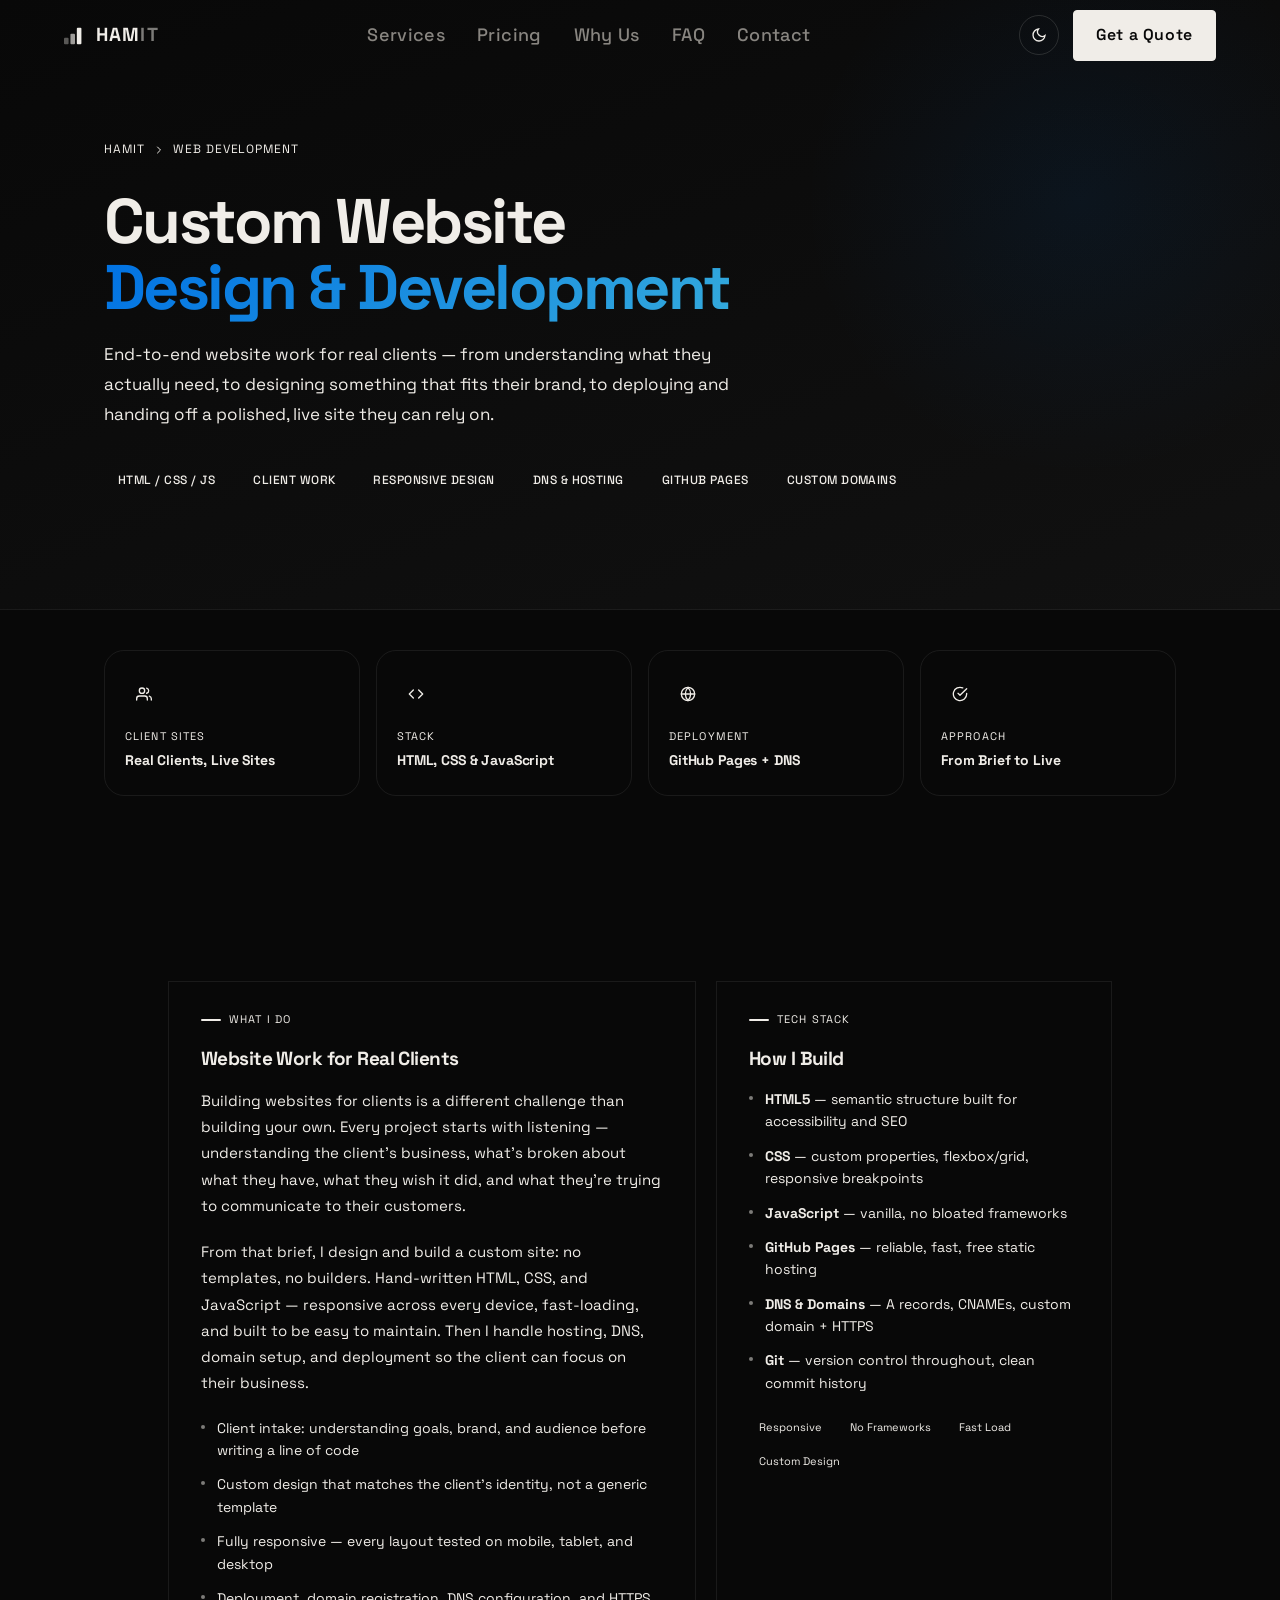
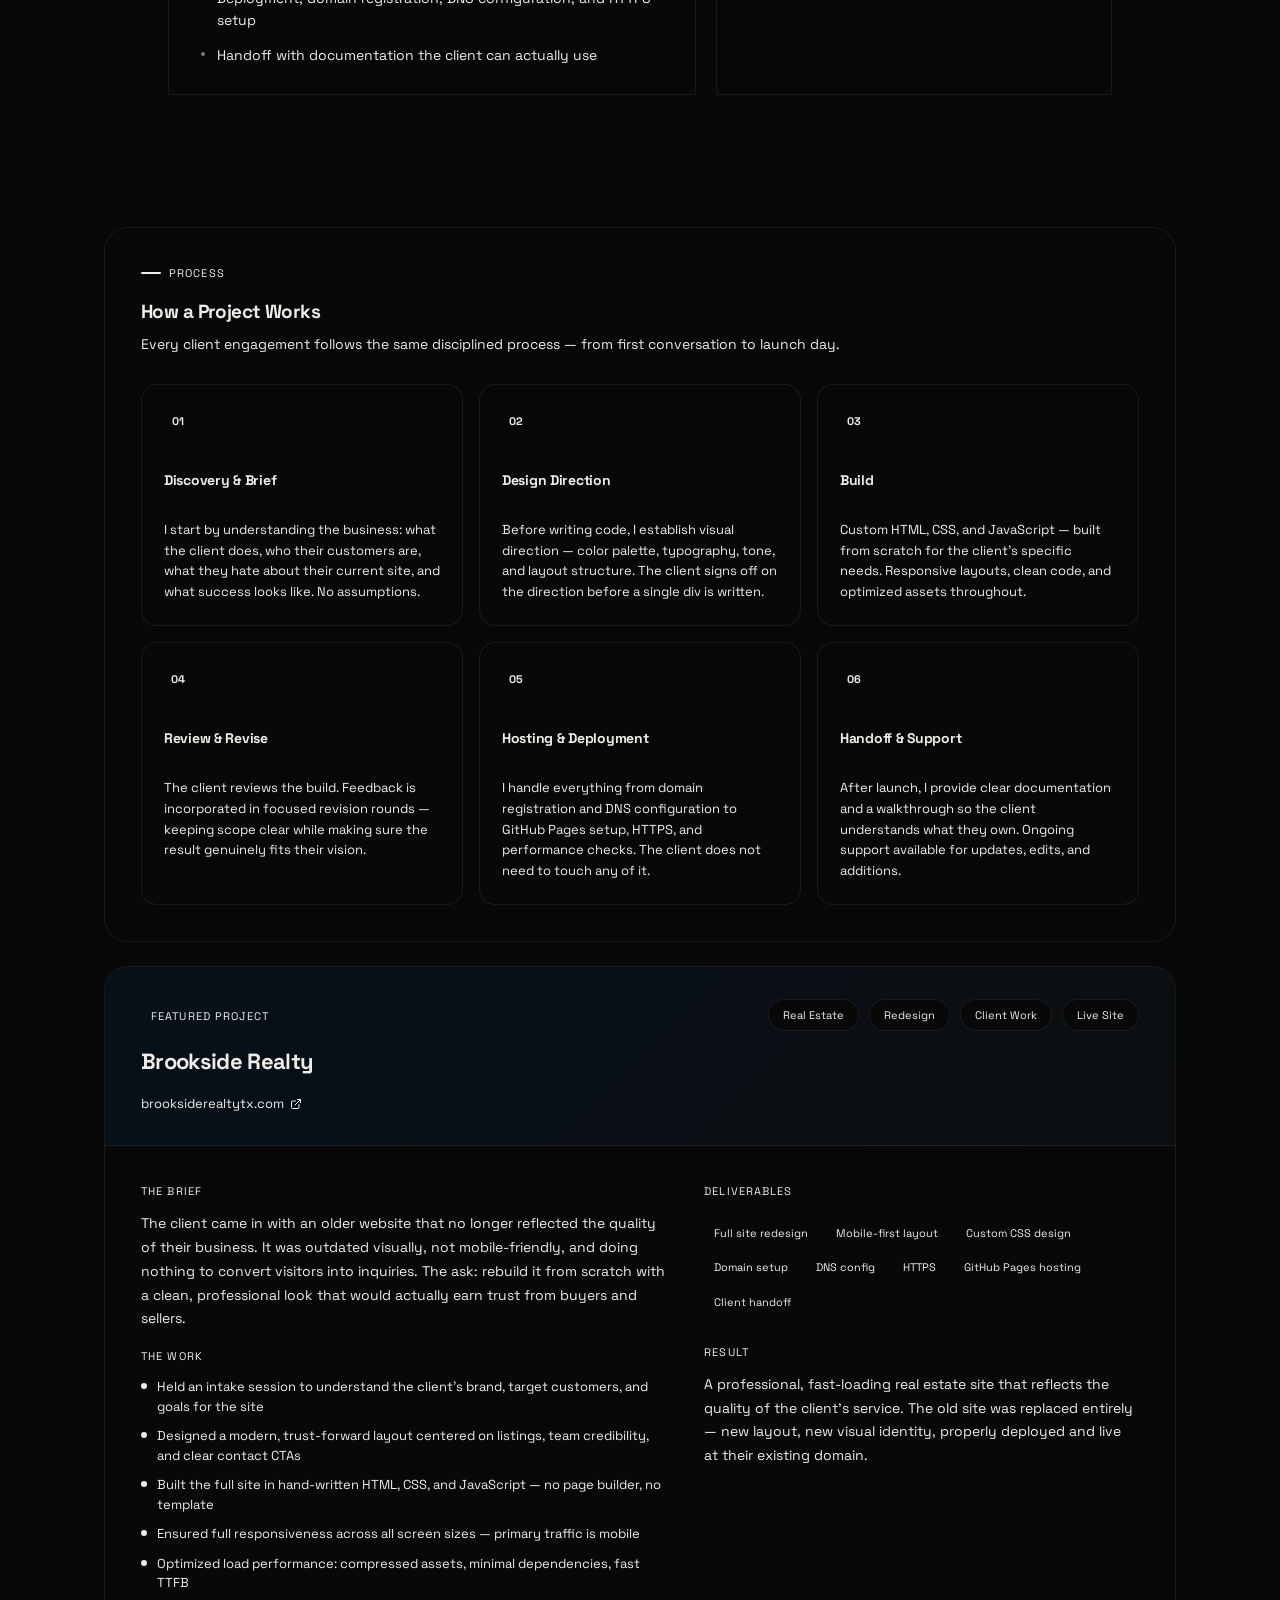
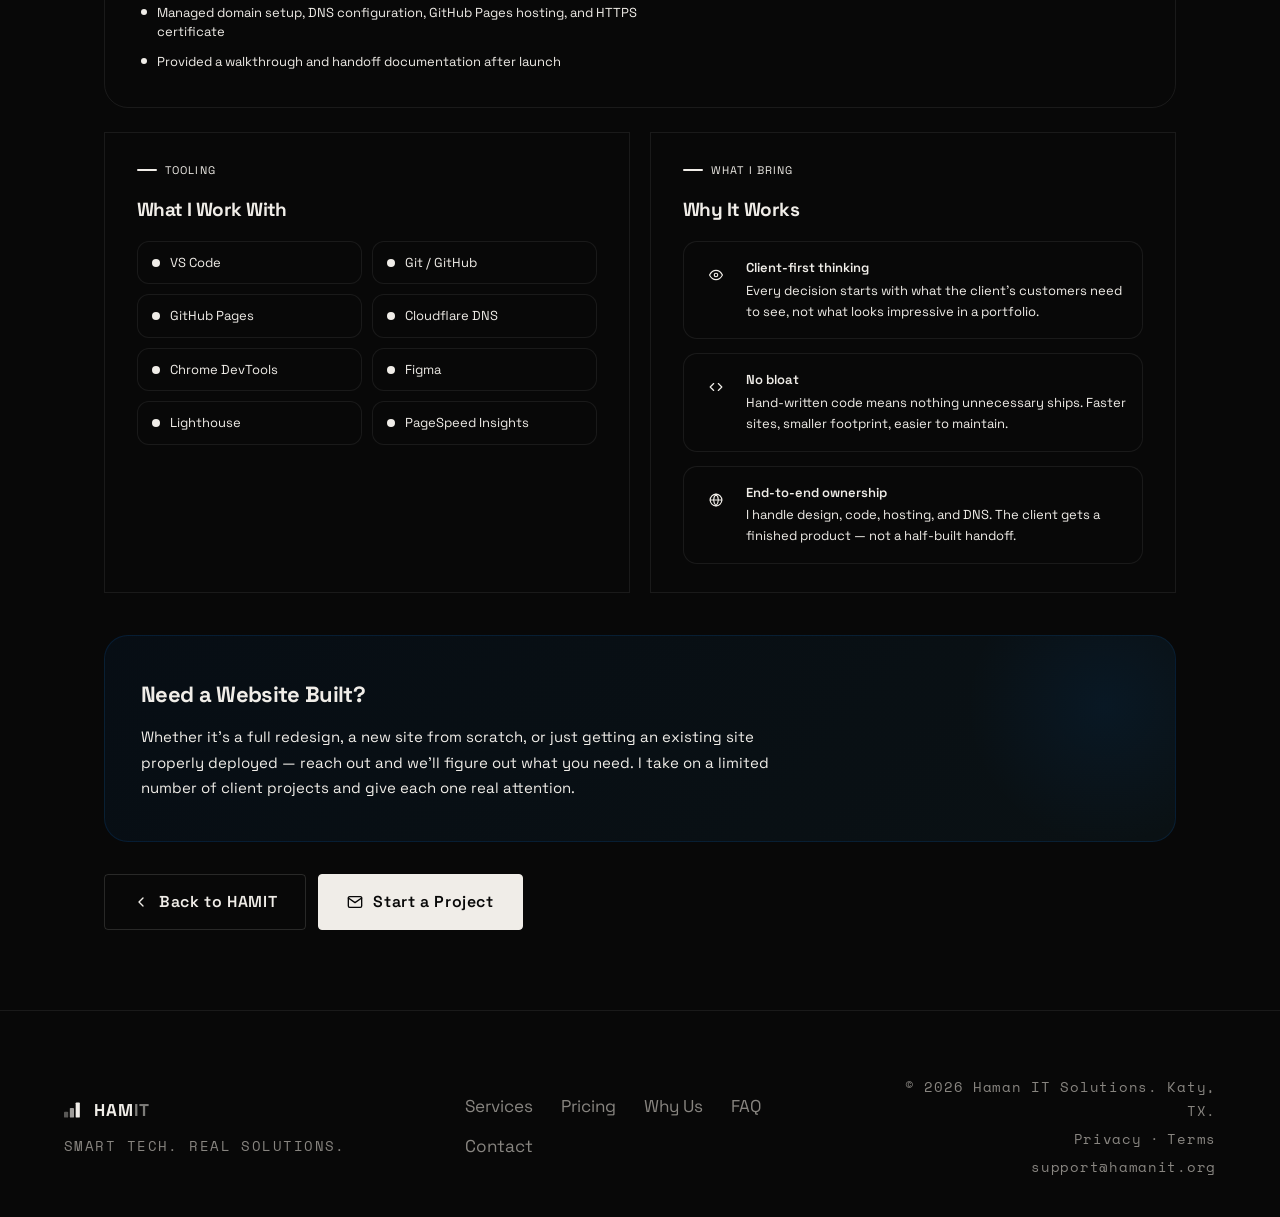
<file: projects/portfolio-website.html>
<!DOCTYPE html>
<html lang="en" data-theme="dark">
<head>
  <meta charset="utf-8" />
  <meta name="viewport" content="width=device-width,initial-scale=1" />
  <link rel="icon" type="image/svg+xml" href="/favicon.svg" />
  <link rel="icon" type="image/png" href="/favicon.png" />
  <link rel="apple-touch-icon" sizes="180x180" href="/Images/favicon-180.png" />
  <link rel="manifest" href="/site.webmanifest" />
  <meta name="theme-color" content="#080808" />
  <meta name="referrer" content="strict-origin-when-cross-origin" />
  <title>Web Development — HAMIT</title>
  <meta name="description" content="Custom website design and development for real clients — including 1cachouston.com and brooksiderealtytx.com. Hand-coded, mobile-first, deployed end-to-end." />
  <link rel="canonical" href="https://hamanit.org/projects/portfolio-website.html" />
  <meta property="og:type" content="article" />
  <meta property="og:title" content="Web Development — HAMIT" />
  <meta property="og:description" content="Custom website design and development for real clients — hand-coded, mobile-first, deployed end-to-end." />
  <meta property="og:url" content="https://hamanit.org/projects/portfolio-website.html" />
  <meta property="og:image" content="https://hamanit.org/Images/og-image.png" />
  <meta property="og:image:width" content="1200" />
  <meta property="og:image:height" content="630" />
  <meta property="og:image:alt" content="HAMIT — Local Tech. Real Solutions. Katy, TX." />
  <meta name="twitter:card" content="summary_large_image" />
  <meta name="twitter:image" content="https://hamanit.org/Images/og-image.png" />
  <link rel="preconnect" href="https://fonts.googleapis.com" />
  <link rel="preconnect" href="https://fonts.gstatic.com" crossorigin />
  <link href="https://fonts.googleapis.com/css2?family=Space+Grotesk:wght@300;400;500;600;700&family=Space+Mono:wght@400;700&display=swap" rel="stylesheet" />
  <script>
    // Instant theme init — runs before paint to prevent flash
    (function(){
      var saved = localStorage.getItem('hamit-theme');
      var theme = saved || 'dark';
      document.documentElement.setAttribute('data-theme', theme);
    })();
  </script>
  <link rel="stylesheet" href="../styles.css?v=20260502a" />
  <link rel="stylesheet" href="../interactions.css?v=20260502a" />
  <link rel="stylesheet" href="project-page.css?v=20260502a" />
  <script type="application/ld+json">
  {
    "@context": "https://schema.org",
    "@type": "CreativeWork",
    "name": "Web Development Portfolio",
    "creator": {"@type": "LocalBusiness","@id": "https://hamanit.org/#business"},
    "description": "Custom website design and development for real clients — hand-coded, mobile-first, deployed end-to-end.",
    "url": "https://hamanit.org/projects/portfolio-website.html"
  }
  </script>
  <script>
    try { sessionStorage.setItem('hamit-booted','1'); } catch(e){}
  </script>
  <style>
    .project-hero {
      background: linear-gradient(160deg, var(--bg) 0%, var(--bg2) 100%);
      border-bottom: 1px solid var(--border);
      padding: 140px 0 64px;
      position: relative; overflow: hidden;
    }
    .project-hero::before {
      content: ''; position: absolute;
      top: -100px; right: -100px; width: 600px; height: 600px;
      border-radius: 50%;
      background: radial-gradient(circle, rgba(0,113,227,0.08), transparent 65%);
      pointer-events: none;
    }
    .project-hero-inner { max-width: 1120px; margin: 0 auto; padding: 0 24px; }
    .project-breadcrumb {
      display: flex; align-items: center; gap: 8px;
      font-family: var(--ff-mono); font-size: 12px;
      color: var(--faint); margin-bottom: 28px;
      text-transform: uppercase; letter-spacing: 0.08em;
    }
    .project-breadcrumb a { color: var(--accent); transition: opacity 0.2s; }
    .project-breadcrumb a:hover { opacity: 0.7; }
    .project-breadcrumb svg { width: 12px; height: 12px; stroke: currentColor; fill: none; stroke-width: 2; stroke-linecap: round; stroke-linejoin: round; }
    .project-hero-title {
      font-size: clamp(2rem, 5vw, 3.5rem); font-weight: 800;
      letter-spacing: -0.04em; color: var(--text); line-height: 1.05;
      max-width: 780px; margin-bottom: 20px;
    }
    .project-hero-title .hl {
      background: linear-gradient(135deg, #0071e3, #34aadc);
      -webkit-background-clip: text; -webkit-text-fill-color: transparent; background-clip: text;
    }
    .project-hero-sub { font-size: 17px; color: var(--muted); max-width: 640px; line-height: 1.75; margin-bottom: 36px; }
    .hero-tags { display: flex; flex-wrap: wrap; gap: 10px; }
    .hero-tag {
      padding: 6px 14px; border-radius: 999px;
      border: 1px solid var(--accent-border); background: var(--accent-dim);
      color: var(--accent); font-family: var(--ff-mono); font-size: 12px;
      font-weight: 500; letter-spacing: 0.04em;
      animation: tag-pop 0.5s var(--transition) both;
    }
    @keyframes tag-pop {
      from { opacity: 0; transform: scale(0.85) translateY(6px); }
      to   { opacity: 1; transform: scale(1) translateY(0); }
    }
    .hero-tag:nth-child(1){animation-delay:0.2s}
    .hero-tag:nth-child(2){animation-delay:0.3s}
    .hero-tag:nth-child(3){animation-delay:0.4s}
    .hero-tag:nth-child(4){animation-delay:0.5s}
    .hero-tag:nth-child(5){animation-delay:0.6s}
    .hero-tag:nth-child(6){animation-delay:0.7s}
    .hero-particles { position: absolute; inset: 0; pointer-events: none; overflow: hidden; }
    .particle {
      position: absolute; border-radius: 50%;
      background: rgba(0,113,227,0.12);
      animation: float-particle linear infinite;
    }
    @keyframes float-particle {
      0%   { transform: translateY(0) rotate(0deg); opacity: 0; }
      10%  { opacity: 1; }
      90%  { opacity: 0.6; }
      100% { transform: translateY(-100vh) rotate(720deg); opacity: 0; }
    }
    #scroll-progress {
      position: fixed; top: 0; left: 0; height: 3px;
      background: linear-gradient(90deg, #0071e3, #34aadc);
      z-index: 9999; width: 0%; transition: width 0.1s linear;
      border-radius: 0 2px 2px 0;
    }

    /* ── Stats ── */
    .stat-row { display: grid; grid-template-columns: repeat(4, 1fr); gap: 16px; margin: 40px 0; }
    .stat-card {
      background: var(--surface); border: 1px solid var(--border);
      border-radius: 20px; padding: 24px 20px;
      box-shadow: 0 2px 16px var(--accent-glow);
      position: relative; overflow: hidden;
      transition: transform 0.3s var(--transition), box-shadow 0.3s var(--transition); cursor: default;
    }
    .stat-card::after {
      content: ''; position: absolute; inset: 0; border-radius: 20px;
      background: linear-gradient(135deg, rgba(0,113,227,0.05), transparent 60%);
      opacity: 0; transition: opacity 0.3s;
    }
    .stat-card:hover { transform: translateY(-4px); box-shadow: 0 8px 32px var(--accent-glow); }
    .stat-card:hover::after { opacity: 1; }
    .stat-icon {
      width: 38px; height: 38px; border-radius: 10px;
      background: var(--accent-dim); border: 1px solid var(--accent-border);
      display: flex; align-items: center; justify-content: center; margin-bottom: 14px;
    }
    .stat-icon svg { width: 16px; height: 16px; stroke: var(--accent); fill: none; stroke-width: 2; stroke-linecap: round; stroke-linejoin: round; }
    .stat-label { font-family: var(--ff-mono); font-size: 11px; text-transform: uppercase; letter-spacing: 0.1em; color: var(--accent); margin-bottom: 6px; }
    .stat-value { font-size: 14px; font-weight: 700; color: var(--text); line-height: 1.4; letter-spacing: -0.01em; }

    /* ── Layout ── */
    .project-content { max-width: 1120px; margin: 0 auto; padding: 56px 24px 80px; }
    .detail-grid { display: grid; grid-template-columns: 1.2fr 0.9fr; gap: 20px; margin-bottom: 24px; }
    .section-eyebrow {
      display: flex; align-items: center; gap: 8px;
      font-family: var(--ff-mono); font-size: 11px;
      text-transform: uppercase; letter-spacing: 0.1em; color: var(--accent); margin-bottom: 14px;
    }
    .section-eyebrow::before { content: ''; display: block; width: 20px; height: 2px; border-radius: 1px; background: var(--accent); }
    .block-title { font-size: 19px; font-weight: 800; letter-spacing: -0.03em; color: var(--text); margin-bottom: 14px; }
    .skill-list { gap: 12px; }
    .skill-item { font-size: 14px; color: var(--muted); line-height: 1.6; }

    /* ── Process steps ── */
    .process-section {
      background: var(--surface); border: 1px solid var(--border);
      border-radius: 24px; padding: 36px;
      box-shadow: 0 2px 16px var(--accent-glow); margin-bottom: 24px;
    }
    .process-grid { display: grid; grid-template-columns: repeat(3, 1fr); gap: 16px; margin-top: 28px; }
    .process-step {
      background: var(--bg); border: 1px solid var(--border);
      border-radius: 16px; padding: 22px;
      position: relative; overflow: hidden;
      transition: transform 0.3s var(--transition), border-color 0.3s, box-shadow 0.3s;
    }
    .process-step::before {
      content: ''; position: absolute; top: 0; left: 0; right: 0; height: 2px;
      background: linear-gradient(90deg, var(--accent), #34aadc);
      opacity: 0; transition: opacity 0.3s;
    }
    .process-step:hover { transform: translateY(-4px); border-color: var(--accent-border); box-shadow: 0 8px 24px var(--accent-glow); }
    .process-step:hover::before { opacity: 1; }
    .process-num {
      font-family: var(--ff-mono); font-size: 11px; font-weight: 700;
      color: var(--accent); background: var(--accent-dim);
      border: 1px solid var(--accent-border);
      width: 28px; height: 28px; border-radius: 8px;
      display: inline-flex; align-items: center; justify-content: center;
      margin-bottom: 14px; letter-spacing: 0.04em;
    }
    .process-title { font-size: 14px; font-weight: 700; color: var(--text); margin-bottom: 8px; letter-spacing: -0.02em; }
    .process-text { font-size: 13px; color: var(--muted); line-height: 1.6; }

    /* ── Featured case study ── */
    .case-study {
      background: var(--surface); border: 1px solid var(--border);
      border-radius: 24px; overflow: hidden;
      box-shadow: 0 2px 16px var(--accent-glow); margin-bottom: 24px;
    }
    .case-study-header {
      background: linear-gradient(135deg, rgba(0,113,227,0.08), rgba(52,170,220,0.04));
      border-bottom: 1px solid var(--border);
      padding: 32px 36px 28px;
      display: flex; align-items: flex-start; justify-content: space-between; gap: 24px; flex-wrap: wrap;
    }
    .case-label {
      font-family: var(--ff-mono); font-size: 11px; text-transform: uppercase;
      letter-spacing: 0.1em; color: var(--accent);
      background: var(--accent-dim); border: 1px solid var(--accent-border);
      padding: 4px 10px; border-radius: 999px; display: inline-block; margin-bottom: 14px;
    }
    .case-title { font-size: 22px; font-weight: 800; letter-spacing: -0.03em; color: var(--text); margin-bottom: 8px; }
    .case-url {
      font-family: var(--ff-mono); font-size: 13px; color: var(--accent);
      text-decoration: none; display: inline-flex; align-items: center; gap: 6px;
      transition: opacity 0.2s;
    }
    .case-url:hover { opacity: 0.7; }
    .case-url svg { width: 12px; height: 12px; stroke: currentColor; fill: none; stroke-width: 2; stroke-linecap: round; stroke-linejoin: round; }
    .case-meta { display: flex; flex-wrap: wrap; gap: 10px; align-self: flex-start; }
    .case-meta-item {
      padding: 6px 14px; border-radius: 999px;
      border: 1px solid var(--border); background: var(--bg);
      font-family: var(--ff-mono); font-size: 11px; color: var(--muted);
    }
    .case-body { padding: 36px; }
    .case-grid { display: grid; grid-template-columns: 1.1fr 0.9fr; gap: 32px; }
    .case-section-label {
      font-family: var(--ff-mono); font-size: 11px; text-transform: uppercase;
      letter-spacing: 0.1em; color: var(--accent); margin-bottom: 12px;
    }
    .case-text { font-size: 14px; color: var(--muted); line-height: 1.7; margin-bottom: 16px; }
    .case-list { display: grid; gap: 10px; }
    .case-list-item {
      display: flex; gap: 10px; align-items: flex-start;
      font-size: 13px; color: var(--muted); line-height: 1.5;
    }
    .case-list-item::before {
      content: ''; width: 6px; height: 6px; border-radius: 50%;
      background: var(--accent); flex-shrink: 0; margin-top: 6px;
    }
    .case-deliverables { display: flex; flex-wrap: wrap; gap: 8px; margin-top: 20px; }

    /* ── Bottom grid ── */
    .bottom-grid { display: grid; grid-template-columns: 1fr 1fr; gap: 20px; margin-bottom: 24px; }

    /* ── Tool grid ── */
    .tool-grid { display: grid; grid-template-columns: repeat(2, 1fr); gap: 10px; margin-top: 16px; }
    .tool-item {
      display: flex; align-items: center; gap: 10px;
      padding: 10px 14px; border-radius: 12px;
      border: 1px solid var(--border); background: var(--bg);
      font-size: 13px; color: var(--muted);
      transition: border-color 0.2s, color 0.2s;
    }
    .tool-item:hover { border-color: var(--accent-border); color: var(--text); }
    .tool-dot { width: 8px; height: 8px; border-radius: 50%; background: var(--accent); flex-shrink: 0; }

    /* ── What I bring ── */
    .value-grid { display: grid; gap: 14px; margin-top: 16px; }
    .value-item {
      display: flex; gap: 14px; align-items: flex-start;
      padding: 16px; border-radius: 14px;
      background: var(--bg); border: 1px solid var(--border); transition: border-color 0.2s;
    }
    .value-item:hover { border-color: var(--accent-border); }
    .value-icon {
      width: 32px; height: 32px; border-radius: 9px;
      background: var(--accent-dim); border: 1px solid var(--accent-border);
      display: flex; align-items: center; justify-content: center; flex-shrink: 0; margin-top: 1px;
    }
    .value-icon svg { width: 14px; height: 14px; stroke: var(--accent); fill: none; stroke-width: 2; stroke-linecap: round; stroke-linejoin: round; }
    .value-text { font-size: 13px; color: var(--muted); line-height: 1.6; }
    .value-text strong { color: var(--text); font-weight: 600; display: block; margin-bottom: 2px; }

    /* ── CTA ── */
    .cta-card {
      background: linear-gradient(135deg, rgba(0,113,227,0.06), rgba(52,170,220,0.06));
      border: 1px solid rgba(0,113,227,0.15);
      border-radius: 24px; padding: 40px 36px; margin-bottom: 32px;
      position: relative; overflow: hidden;
    }
    .cta-card::before {
      content: ''; position: absolute; top: -80px; right: -80px;
      width: 300px; height: 300px; border-radius: 50%;
      background: radial-gradient(circle, rgba(0,113,227,0.08), transparent 65%);
      pointer-events: none;
    }
    .cta-card-title { font-size: 22px; font-weight: 800; letter-spacing: -0.03em; color: var(--text); margin-bottom: 12px; position: relative; }
    .cta-card-text { font-size: 15px; color: var(--muted); line-height: 1.7; max-width: 640px; position: relative; }

    .build-badge {
      padding: 4px 10px; border-radius: 999px;
      border: 1px solid var(--accent-border); background: var(--accent-dim);
      color: var(--accent); font-family: var(--ff-mono); font-size: 11px;
    }
    .anim-up {
      opacity: 0; transform: translateY(30px);
      transition: opacity 0.7s var(--transition), transform 0.7s var(--transition);
    }
    .anim-up.in-view { opacity: 1; transform: translateY(0); }
    @media (max-width: 900px) {
      .stat-row { grid-template-columns: repeat(2, 1fr); }
      .detail-grid { grid-template-columns: 1fr; }
      .process-grid { grid-template-columns: 1fr 1fr; }
      .case-grid { grid-template-columns: 1fr; }
      .bottom-grid { grid-template-columns: 1fr; }
    }
    @media (max-width: 560px) {
      .stat-row { grid-template-columns: 1fr 1fr; }
      .process-grid { grid-template-columns: 1fr; }
      .project-hero { padding: 120px 0 48px; }
      .case-study-header, .case-body { padding: 22px; }
      .cta-card { padding: 28px 22px; }
      .tool-grid { grid-template-columns: 1fr; }
    }
  </style>
</head>
<body>

<div id="scroll-progress"></div>

<header class="nav scrolled" id="nav" role="banner">
  <div class="nav-inner">
    <a href="../index.html" class="nav-logo">
      <svg width="22" height="18" viewBox="0 0 48 36" fill="none" aria-hidden="true">
        <rect x="0"  y="22" width="10" height="14" rx="2" fill="currentColor" opacity="0.35"/>
        <rect x="14" y="13" width="10" height="23" rx="2" fill="currentColor" opacity="0.65"/>
        <rect x="28" y="0"  width="10" height="36" rx="2" fill="currentColor"/>
      </svg>
      <span class="logo-word">HAM<em>IT</em></span>
    </a>
    <nav class="nav-links" aria-label="Primary">
      <a href="../index.html#services">Services</a>
      <a href="../index.html#pricing">Pricing</a>
      <a href="../index.html#why">Why Us</a>
      <a href="../index.html#faq">FAQ</a>
      <a href="../index.html#contact">Contact</a>
    </nav>
    <div class="nav-right">
      <button class="theme-toggle" id="themeToggle" aria-label="Toggle theme">
        <svg class="icon-sun" width="16" height="16" viewBox="0 0 24 24" fill="none" stroke="currentColor" stroke-width="2"><circle cx="12" cy="12" r="4"/><path d="M12 2v2M12 20v2M4.93 4.93l1.41 1.41M17.66 17.66l1.41 1.41M2 12h2M20 12h2M4.93 19.07l1.41-1.41M17.66 6.34l1.41-1.41"/></svg>
        <svg class="icon-moon" width="16" height="16" viewBox="0 0 24 24" fill="none" stroke="currentColor" stroke-width="2"><path d="M21 12.79A9 9 0 1 1 11.21 3 7 7 0 0 0 21 12.79z"/></svg>
      </button>
      <a href="../index.html#contact" class="btn btn-sm btn-primary nav-cta">Get a Quote</a>
      <button class="nav-menu-btn" id="navMenuBtn" aria-label="Open menu" aria-expanded="false">
        <span></span><span></span><span></span>
      </button>
    </div>
  </div>
  <div class="mobile-menu" id="mobileMenu" aria-hidden="true">
    <a href="../index.html#services">Services</a>
    <a href="../index.html#pricing">Pricing</a>
    <a href="../index.html#why">Why Us</a>
    <a href="../index.html#faq">FAQ</a>
    <a href="../index.html#contact">Contact</a>
    <a href="../index.html#contact" class="mobile-cta">Get a Quote <span aria-hidden="true">→</span></a>
  </div>
</header>

<main>
  <header class="project-hero">
    <div class="hero-particles" id="hero-particles"></div>
    <div class="project-hero-inner">
      <nav class="project-breadcrumb">
        <a href="../index.html">HAMIT</a>
        <svg viewBox="0 0 24 24"><path d="M9 18l6-6-6-6"/></svg>
        <span>Web Development</span>
      </nav>
      <h1 class="project-hero-title">
        Custom Website<br><span class="hl">Design &amp; Development</span>
      </h1>
      <p class="project-hero-sub">
        End-to-end website work for real clients &#8212; from understanding what they actually need, to designing something that fits their brand, to deploying and handing off a polished, live site they can rely on.
      </p>
      <div class="hero-tags">
        <span class="hero-tag">HTML / CSS / JS</span>
        <span class="hero-tag">Client Work</span>
        <span class="hero-tag">Responsive Design</span>
        <span class="hero-tag">DNS &amp; Hosting</span>
        <span class="hero-tag">GitHub Pages</span>
        <span class="hero-tag">Custom Domains</span>
      </div>
    </div>
  </header>

  <div class="project-hero-inner" style="margin: 0 auto; max-width: 1120px; padding: 0 24px;">
    <div class="stat-row anim-up">
      <div class="stat-card" tabindex="0">
        <div class="stat-icon"><svg viewBox="0 0 24 24"><path d="M17 21v-2a4 4 0 0 0-4-4H5a4 4 0 0 0-4 4v2"/><circle cx="9" cy="7" r="4"/><path d="M23 21v-2a4 4 0 0 0-3-3.87"/><path d="M16 3.13a4 4 0 0 1 0 7.75"/></svg></div>
        <div class="stat-label">Client Sites</div>
        <div class="stat-value">Real Clients, Live Sites</div>
      </div>
      <div class="stat-card" tabindex="0">
        <div class="stat-icon"><svg viewBox="0 0 24 24"><polyline points="16 18 22 12 16 6"/><polyline points="8 6 2 12 8 18"/></svg></div>
        <div class="stat-label">Stack</div>
        <div class="stat-value">HTML, CSS &amp; JavaScript</div>
      </div>
      <div class="stat-card" tabindex="0">
        <div class="stat-icon"><svg viewBox="0 0 24 24"><circle cx="12" cy="12" r="10"/><line x1="2" y1="12" x2="22" y2="12"/><path d="M12 2a15.3 15.3 0 0 1 4 10 15.3 15.3 0 0 1-4 10 15.3 15.3 0 0 1-4-10 15.3 15.3 0 0 1 4-10z"/></svg></div>
        <div class="stat-label">Deployment</div>
        <div class="stat-value">GitHub Pages + DNS</div>
      </div>
      <div class="stat-card" tabindex="0">
        <div class="stat-icon"><svg viewBox="0 0 24 24"><path d="M22 11.08V12a10 10 0 1 1-5.93-9.14"/><polyline points="22 4 12 14.01 9 11.01"/></svg></div>
        <div class="stat-label">Approach</div>
        <div class="stat-value">From Brief to Live</div>
      </div>
    </div>
  </div>

  <div class="project-content">

    <!-- Overview -->
    <div class="detail-grid">
      <div class="card anim-up">
        <div class="section-eyebrow">What I Do</div>
        <h2 class="block-title">Website Work for Real Clients</h2>
        <p style="font-size:15px; color:var(--muted); line-height:1.75; margin-bottom:20px;">
          Building websites for clients is a different challenge than building your own. Every project starts with listening &#8212; understanding the client&#x27;s business, what&#x27;s broken about what they have, what they wish it did, and what they&#x27;re trying to communicate to their customers.
        </p>
        <p style="font-size:15px; color:var(--muted); line-height:1.75; margin-bottom:20px;">
          From that brief, I design and build a custom site: no templates, no builders. Hand-written HTML, CSS, and JavaScript &#8212; responsive across every device, fast-loading, and built to be easy to maintain. Then I handle hosting, DNS, domain setup, and deployment so the client can focus on their business.
        </p>
        <ul class="skill-list">
          <li class="skill-item">Client intake: understanding goals, brand, and audience before writing a line of code</li>
          <li class="skill-item">Custom design that matches the client&#x27;s identity, not a generic template</li>
          <li class="skill-item">Fully responsive &#8212; every layout tested on mobile, tablet, and desktop</li>
          <li class="skill-item">Deployment, domain registration, DNS configuration, and HTTPS setup</li>
          <li class="skill-item">Handoff with documentation the client can actually use</li>
        </ul>
      </div>
      <div class="card anim-up" style="animation-delay:0.1s;">
        <div class="section-eyebrow">Tech Stack</div>
        <h2 class="block-title">How I Build</h2>
        <ul class="skill-list" style="margin-bottom:20px;">
          <li class="skill-item"><strong style="color:var(--text);">HTML5</strong> &#8212; semantic structure built for accessibility and SEO</li>
          <li class="skill-item"><strong style="color:var(--text);">CSS</strong> &#8212; custom properties, flexbox/grid, responsive breakpoints</li>
          <li class="skill-item"><strong style="color:var(--text);">JavaScript</strong> &#8212; vanilla, no bloated frameworks</li>
          <li class="skill-item"><strong style="color:var(--text);">GitHub Pages</strong> &#8212; reliable, fast, free static hosting</li>
          <li class="skill-item"><strong style="color:var(--text);">DNS &amp; Domains</strong> &#8212; A records, CNAMEs, custom domain + HTTPS</li>
          <li class="skill-item"><strong style="color:var(--text);">Git</strong> &#8212; version control throughout, clean commit history</li>
        </ul>
        <div style="display:flex; flex-wrap:wrap; gap:8px; margin-top:4px;">
          <span class="build-badge">Responsive</span>
          <span class="build-badge">No Frameworks</span>
          <span class="build-badge">Fast Load</span>
          <span class="build-badge">Custom Design</span>
        </div>
      </div>
    </div>

    <!-- Process -->
    <div class="process-section anim-up">
      <div class="section-eyebrow">Process</div>
      <h2 class="block-title" style="margin-bottom:6px;">How a Project Works</h2>
      <p style="font-size:14px; color:var(--muted); line-height:1.6;">Every client engagement follows the same disciplined process &#8212; from first conversation to launch day.</p>
      <div class="process-grid">
        <div class="process-step">
          <div class="process-num">01</div>
          <div class="process-title">Discovery &amp; Brief</div>
          <div class="process-text">I start by understanding the business: what the client does, who their customers are, what they hate about their current site, and what success looks like. No assumptions.</div>
        </div>
        <div class="process-step">
          <div class="process-num">02</div>
          <div class="process-title">Design Direction</div>
          <div class="process-text">Before writing code, I establish visual direction &#8212; color palette, typography, tone, and layout structure. The client signs off on the direction before a single div is written.</div>
        </div>
        <div class="process-step">
          <div class="process-num">03</div>
          <div class="process-title">Build</div>
          <div class="process-text">Custom HTML, CSS, and JavaScript &#8212; built from scratch for the client&#x27;s specific needs. Responsive layouts, clean code, and optimized assets throughout.</div>
        </div>
        <div class="process-step">
          <div class="process-num">04</div>
          <div class="process-title">Review &amp; Revise</div>
          <div class="process-text">The client reviews the build. Feedback is incorporated in focused revision rounds &#8212; keeping scope clear while making sure the result genuinely fits their vision.</div>
        </div>
        <div class="process-step">
          <div class="process-num">05</div>
          <div class="process-title">Hosting &amp; Deployment</div>
          <div class="process-text">I handle everything from domain registration and DNS configuration to GitHub Pages setup, HTTPS, and performance checks. The client does not need to touch any of it.</div>
        </div>
        <div class="process-step">
          <div class="process-num">06</div>
          <div class="process-title">Handoff &amp; Support</div>
          <div class="process-text">After launch, I provide clear documentation and a walkthrough so the client understands what they own. Ongoing support available for updates, edits, and additions.</div>
        </div>
      </div>
    </div>

    <!-- Case study -->
    <div class="case-study anim-up">
      <div class="case-study-header">
        <div>
          <div class="case-label">Featured Project</div>
          <div class="case-title">Brookside Realty</div>
          <a href="https://brooksiderealtytx.com" target="_blank" rel="noopener" class="case-url">
            brooksiderealtytx.com
            <svg viewBox="0 0 24 24"><path d="M18 13v6a2 2 0 0 1-2 2H5a2 2 0 0 1-2-2V8a2 2 0 0 1 2-2h6"/><polyline points="15 3 21 3 21 9"/><line x1="10" y1="14" x2="21" y2="3"/></svg>
          </a>
        </div>
        <div class="case-meta">
          <span class="case-meta-item">Real Estate</span>
          <span class="case-meta-item">Redesign</span>
          <span class="case-meta-item">Client Work</span>
          <span class="case-meta-item">Live Site</span>
        </div>
      </div>
      <div class="case-body">
        <div class="case-grid">
          <div>
            <div class="case-section-label">The Brief</div>
            <div class="case-text">
              The client came in with an older website that no longer reflected the quality of their business. It was outdated visually, not mobile-friendly, and doing nothing to convert visitors into inquiries. The ask: rebuild it from scratch with a clean, professional look that would actually earn trust from buyers and sellers.
            </div>
            <div class="case-section-label">The Work</div>
            <div class="case-list">
              <div class="case-list-item">Held an intake session to understand the client&#x27;s brand, target customers, and goals for the site</div>
              <div class="case-list-item">Designed a modern, trust-forward layout centered on listings, team credibility, and clear contact CTAs</div>
              <div class="case-list-item">Built the full site in hand-written HTML, CSS, and JavaScript &#8212; no page builder, no template</div>
              <div class="case-list-item">Ensured full responsiveness across all screen sizes &#8212; primary traffic is mobile</div>
              <div class="case-list-item">Optimized load performance: compressed assets, minimal dependencies, fast TTFB</div>
              <div class="case-list-item">Managed domain setup, DNS configuration, GitHub Pages hosting, and HTTPS certificate</div>
              <div class="case-list-item">Provided a walkthrough and handoff documentation after launch</div>
            </div>
          </div>
          <div>
            <div class="case-section-label">Deliverables</div>
            <div class="case-deliverables">
              <span class="build-badge">Full site redesign</span>
              <span class="build-badge">Mobile-first layout</span>
              <span class="build-badge">Custom CSS design</span>
              <span class="build-badge">Domain setup</span>
              <span class="build-badge">DNS config</span>
              <span class="build-badge">HTTPS</span>
              <span class="build-badge">GitHub Pages hosting</span>
              <span class="build-badge">Client handoff</span>
            </div>
            <div style="margin-top:28px;">
              <div class="case-section-label">Result</div>
              <div class="case-text">
                A professional, fast-loading real estate site that reflects the quality of the client&#x27;s service. The old site was replaced entirely &#8212; new layout, new visual identity, properly deployed and live at their existing domain.
              </div>
            </div>
          </div>
        </div>
      </div>
    </div>

    <!-- Tools + Value -->
    <div class="bottom-grid">
      <div class="card anim-up">
        <div class="section-eyebrow">Tooling</div>
        <h3 class="block-title">What I Work With</h3>
        <div class="tool-grid">
          <div class="tool-item"><div class="tool-dot"></div>VS Code</div>
          <div class="tool-item"><div class="tool-dot"></div>Git / GitHub</div>
          <div class="tool-item"><div class="tool-dot"></div>GitHub Pages</div>
          <div class="tool-item"><div class="tool-dot"></div>Cloudflare DNS</div>
          <div class="tool-item"><div class="tool-dot"></div>Chrome DevTools</div>
          <div class="tool-item"><div class="tool-dot"></div>Figma</div>
          <div class="tool-item"><div class="tool-dot"></div>Lighthouse</div>
          <div class="tool-item"><div class="tool-dot"></div>PageSpeed Insights</div>
        </div>
      </div>
      <div class="card anim-up" style="animation-delay:0.1s;">
        <div class="section-eyebrow">What I Bring</div>
        <h3 class="block-title">Why It Works</h3>
        <div class="value-grid">
          <div class="value-item">
            <div class="value-icon"><svg viewBox="0 0 24 24"><path d="M1 12s4-8 11-8 11 8 11 8-4 8-11 8-11-8-11-8z"/><circle cx="12" cy="12" r="3"/></svg></div>
            <div class="value-text"><strong>Client-first thinking</strong>Every decision starts with what the client&#x27;s customers need to see, not what looks impressive in a portfolio.</div>
          </div>
          <div class="value-item">
            <div class="value-icon"><svg viewBox="0 0 24 24"><polyline points="16 18 22 12 16 6"/><polyline points="8 6 2 12 8 18"/></svg></div>
            <div class="value-text"><strong>No bloat</strong>Hand-written code means nothing unnecessary ships. Faster sites, smaller footprint, easier to maintain.</div>
          </div>
          <div class="value-item">
            <div class="value-icon"><svg viewBox="0 0 24 24"><circle cx="12" cy="12" r="10"/><line x1="2" y1="12" x2="22" y2="12"/><path d="M12 2a15.3 15.3 0 0 1 4 10 15.3 15.3 0 0 1-4 10 15.3 15.3 0 0 1-4-10 15.3 15.3 0 0 1 4-10z"/></svg></div>
            <div class="value-text"><strong>End-to-end ownership</strong>I handle design, code, hosting, and DNS. The client gets a finished product &#8212; not a half-built handoff.</div>
          </div>
        </div>
      </div>
    </div>

    <!-- CTA -->
    <div class="cta-card anim-up">
      <h3 class="cta-card-title">Need a Website Built?</h3>
      <p class="cta-card-text">
        Whether it&#x27;s a full redesign, a new site from scratch, or just getting an existing site properly deployed &#8212; reach out and we&#x27;ll figure out what you need. I take on a limited number of client projects and give each one real attention.
      </p>
    </div>

    <div style="display:flex; gap:12px; flex-wrap:wrap;" class="anim-up">
      <a class="btn btn-ghost" href="../index.html">
        <svg viewBox="0 0 24 24" width="16" height="16" fill="none" stroke="currentColor" stroke-width="2"><path d="M15 18l-6-6 6-6"/></svg>
        Back to HAMIT
      </a>
      <a class="btn btn-primary" href="../index.html#contact">
        <svg viewBox="0 0 24 24" width="16" height="16" fill="none" stroke="currentColor" stroke-width="2"><path d="M4 4h16c1.1 0 2 .9 2 2v12c0 1.1-.9 2-2 2H4c-1.1 0-2-.9-2-2V6c0-1.1.9-2 2-2z"/><polyline points="22,6 12,13 2,6"/></svg>
        Start a Project
      </a>
    </div>

  </div>
</main>

<footer class="footer">
  <div class="footer-inner">
    <div class="footer-brand">
      <a href="../index.html" class="footer-logo">
        <svg width="20" height="16" viewBox="0 0 48 36" fill="none" aria-hidden="true">
          <rect x="0"  y="22" width="10" height="14" rx="2" fill="currentColor" opacity="0.35"/>
          <rect x="14" y="13" width="10" height="23" rx="2" fill="currentColor" opacity="0.65"/>
          <rect x="28" y="0"  width="10" height="36" rx="2" fill="currentColor"/>
        </svg>
        <span>HAM<em>IT</em></span>
      </a>
      <p>Smart Tech. Real Solutions.</p>
    </div>
    <nav class="footer-nav">
      <a href="../index.html#services">Services</a>
      <a href="../index.html#pricing">Pricing</a>
      <a href="../index.html#why">Why Us</a>
      <a href="../index.html#faq">FAQ</a>
      <a href="../index.html#contact">Contact</a>
    </nav>
    <div class="footer-copy">
      <span>© 2026 Haman IT Solutions. Katy, TX.</span>
      <span class="footer-legal">
        <a href="../privacy.html">Privacy</a>
        <span aria-hidden="true">·</span>
        <a href="../terms.html">Terms</a>
      </span>
      <a href="mailto:support@hamanit.org">support@hamanit.org</a>
    </div>
  </div>
</footer>

<script src="../interactions.js?v=20260502a" defer></script>
<script>
  const prog = document.getElementById('scroll-progress');
  window.addEventListener('scroll', () => {
    const pct = window.scrollY / (document.documentElement.scrollHeight - window.innerHeight) * 100;
    prog.style.width = pct + '%';
  }, { passive: true });

  const animEls = document.querySelectorAll('.anim-up');
  const io = new IntersectionObserver((entries) => {
    entries.forEach((e, i) => {
      if (e.isIntersecting) {
        setTimeout(() => e.target.classList.add('in-view'), i * 60);
        io.unobserve(e.target);
      }
    });
  }, { threshold: 0.08 });
  animEls.forEach(el => io.observe(el));

  const container = document.getElementById('hero-particles');
  for (let i = 0; i < 14; i++) {
    const p = document.createElement('div');
    p.classList.add('particle');
    const size = Math.random() * 10 + 4;
    p.style.cssText = `width:${size}px;height:${size}px;left:${Math.random()*100}%;bottom:${-size}px;animation-duration:${8+Math.random()*12}s;animation-delay:${Math.random()*8}s;`;
    container.appendChild(p);
  }
</script>
</body>
</html>
</file>
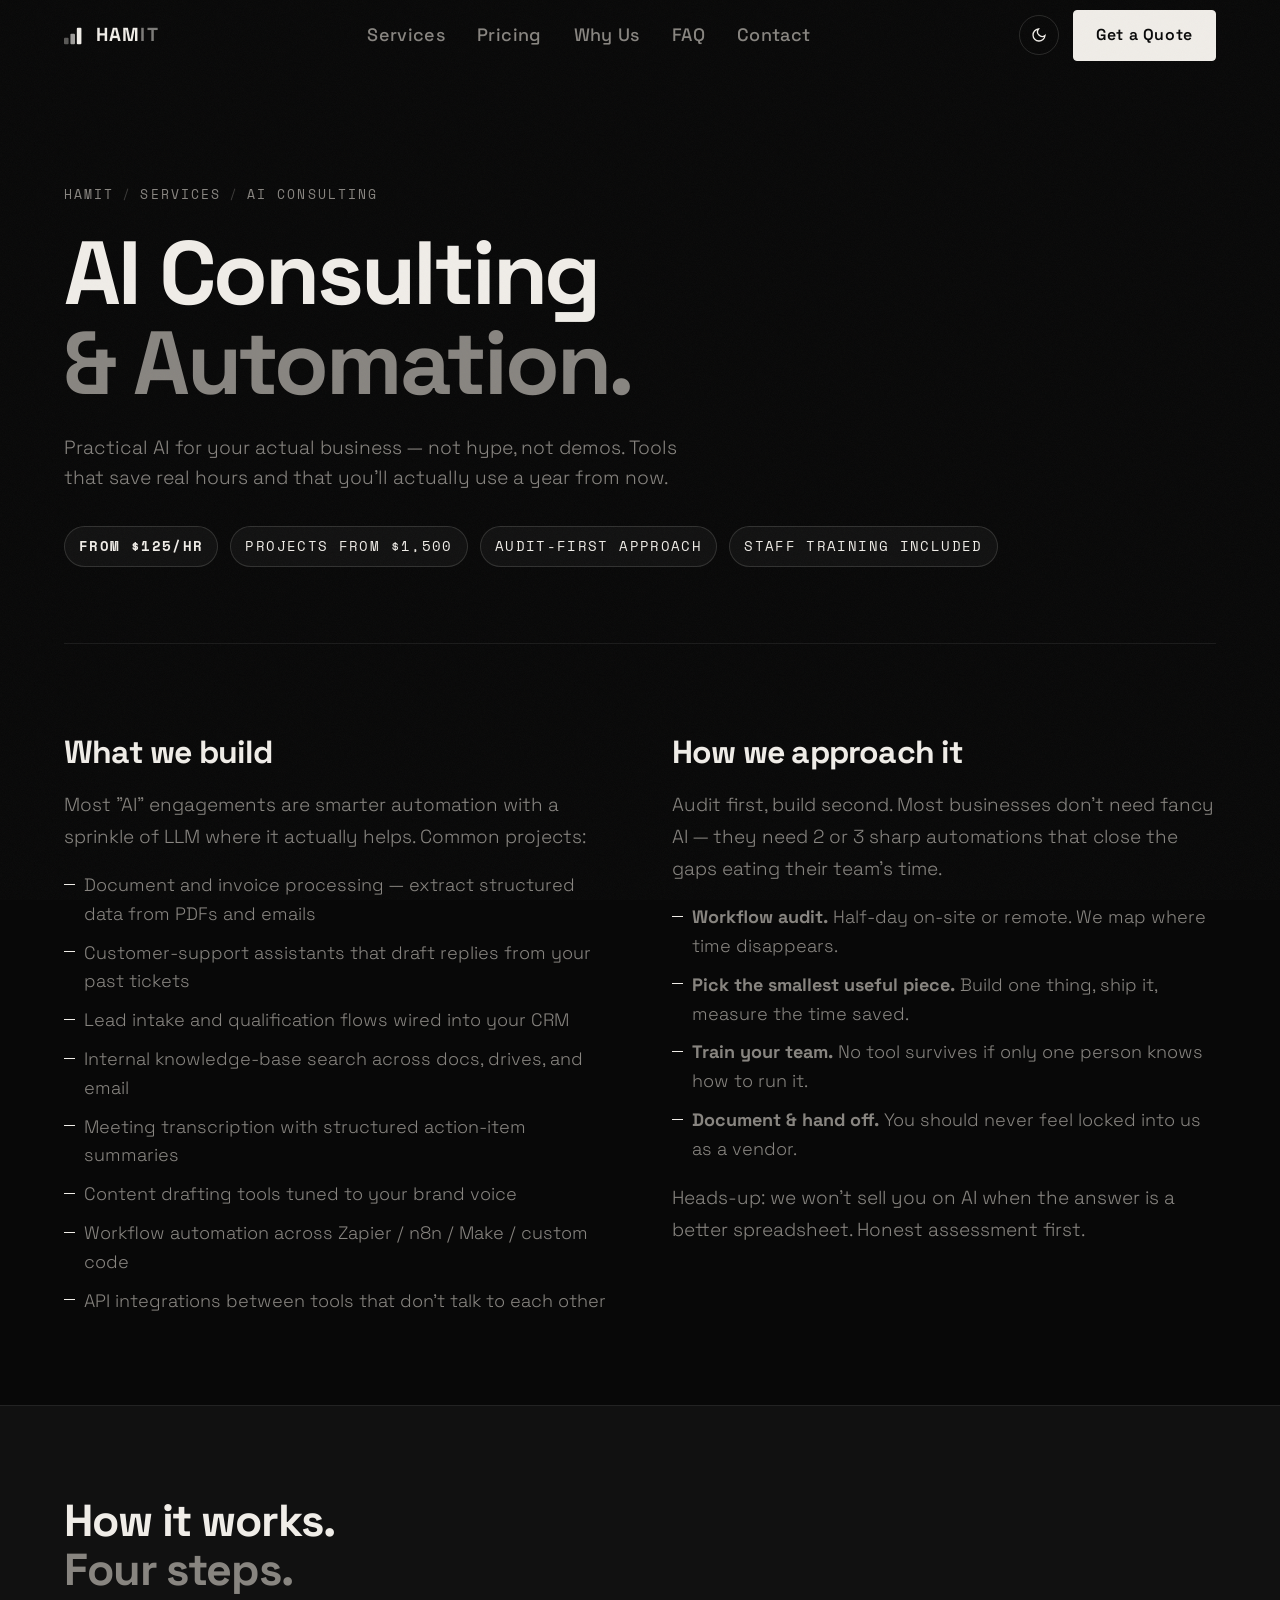
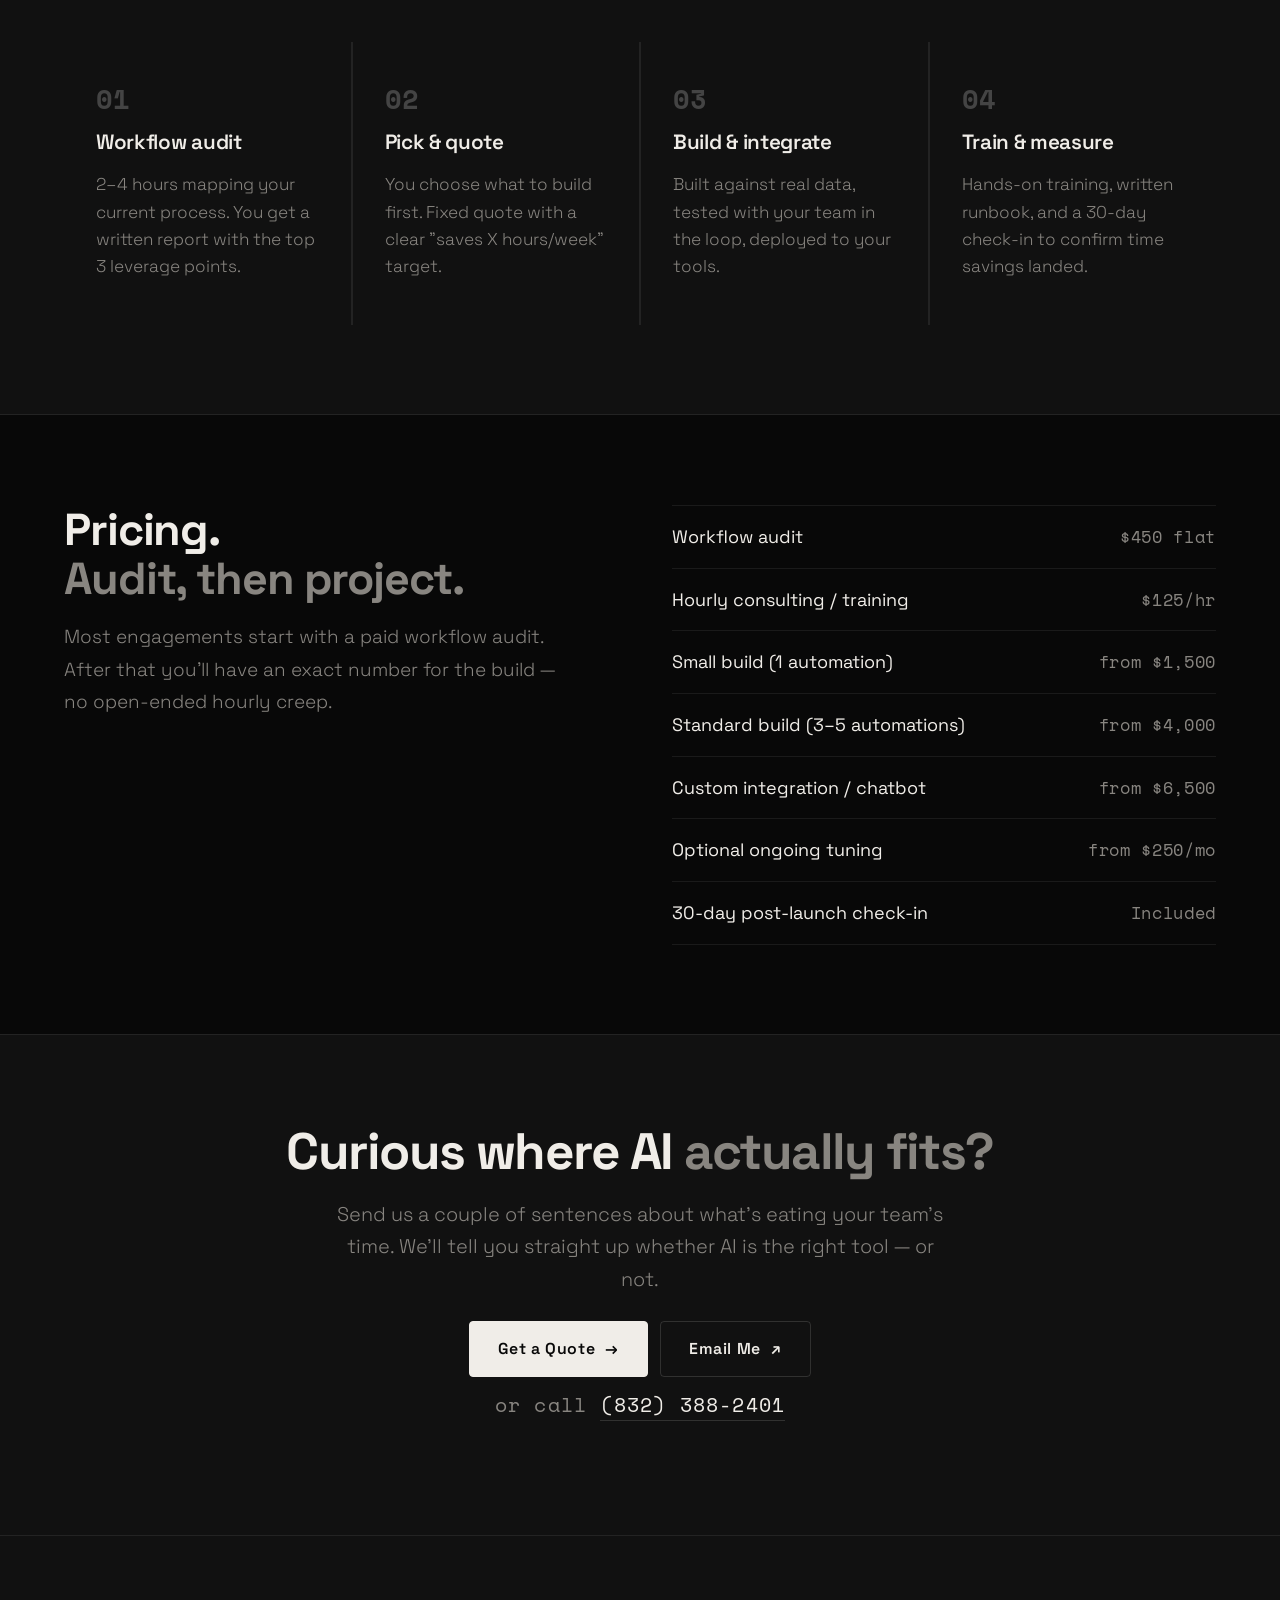
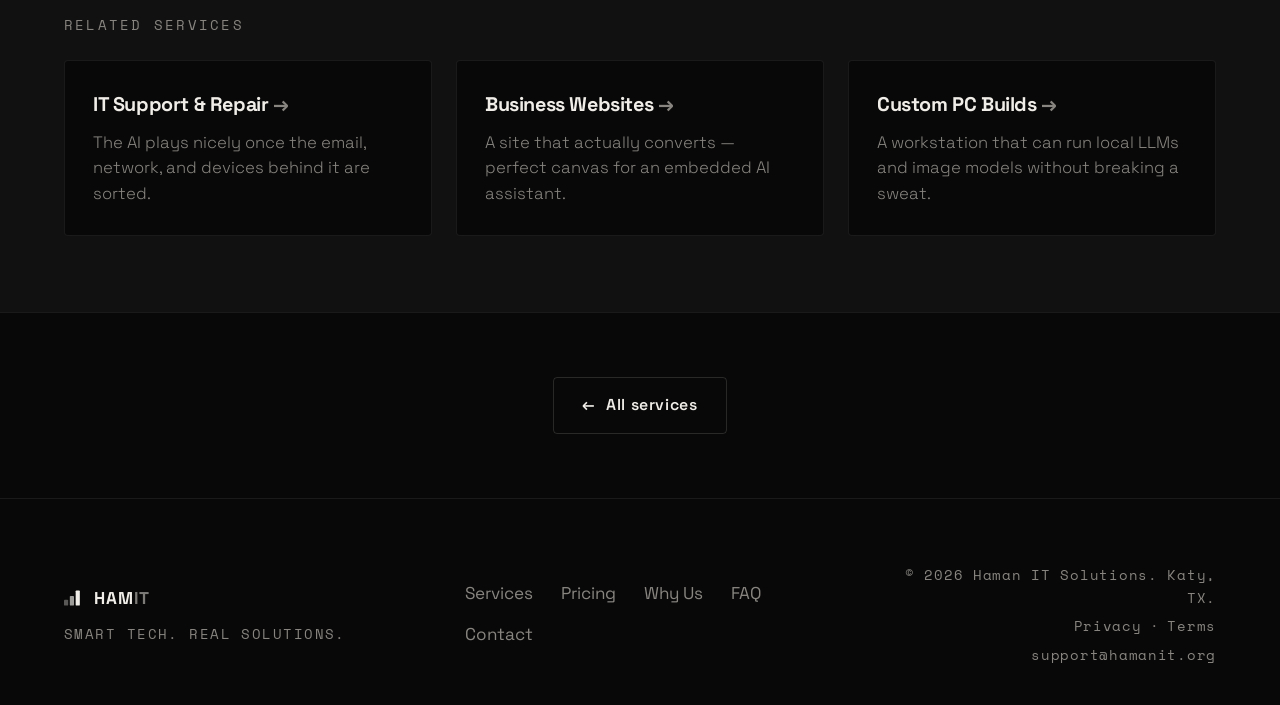
<file: services/ai-consulting.html>
<!doctype html>
<html lang="en" data-theme="dark">
<head>
  <meta charset="utf-8" />
  <meta name="viewport" content="width=device-width,initial-scale=1" />
  <link rel="icon" type="image/svg+xml" href="/favicon.svg" />
  <link rel="icon" type="image/png" href="/favicon.png" />
  <link rel="apple-touch-icon" sizes="180x180" href="/Images/favicon-180.png" />
  <link rel="manifest" href="/site.webmanifest" />
  <meta name="theme-color" content="#080808" />
  <meta name="referrer" content="strict-origin-when-cross-origin" />
  <title>AI Consulting &amp; Automation — Katy, TX | HAMIT</title>
  <meta name="description" content="Practical AI consulting and workflow automation for small businesses. Save real hours with tools that match how you actually work." />
  <link rel="canonical" href="https://hamanit.org/services/ai-consulting.html" />
  <meta property="og:type" content="website" />
  <meta property="og:title" content="AI Consulting &amp; Automation — HAMIT" />
  <meta property="og:description" content="Practical AI integration that saves hours, not headlines. Tools tuned to your real workflow." />
  <meta property="og:url" content="https://hamanit.org/services/ai-consulting.html" />
  <meta property="og:image" content="https://hamanit.org/Images/og-image.png" />
  <meta property="og:image:width" content="1200" />
  <meta property="og:image:height" content="630" />
  <meta property="og:image:alt" content="HAMIT — Local Tech. Real Solutions. Katy, TX." />
  <meta name="twitter:card" content="summary_large_image" />
  <meta name="twitter:image" content="https://hamanit.org/Images/og-image.png" />
  <link rel="preconnect" href="https://fonts.googleapis.com" />
  <link rel="preconnect" href="https://fonts.gstatic.com" crossorigin />
  <link href="https://fonts.googleapis.com/css2?family=Space+Grotesk:wght@300;400;500;600;700&family=Space+Mono:wght@400;700&display=swap" rel="stylesheet" />
  <script>
    // Instant theme init — runs before paint to prevent flash
    (function(){
      var saved = localStorage.getItem('hamit-theme');
      var theme = saved || 'dark';
      document.documentElement.setAttribute('data-theme', theme);
    })();
  </script>
  <link rel="stylesheet" href="../styles.css?v=20260502a" />
  <link rel="stylesheet" href="../interactions.css?v=20260502a" />
  <script type="application/ld+json">
  {
    "@context": "https://schema.org",
    "@type": "Service",
    "name": "AI Consulting & Automation",
    "provider": {"@type": "LocalBusiness","@id": "https://hamanit.org/#business"},
    "areaServed": {"@type": "AdministrativeArea","name": "Greater Houston"},
    "description": "Practical AI integration and workflow automation: workflow audits, tool selection, custom integrations, and staff training."
  }
  </script>
  <script type="application/ld+json">
  {
    "@context": "https://schema.org",
    "@type": "BreadcrumbList",
    "itemListElement": [
      {"@type": "ListItem","position": 1,"name": "HAMIT","item": "https://hamanit.org/"},
      {"@type": "ListItem","position": 2,"name": "Services","item": "https://hamanit.org/#services"},
      {"@type": "ListItem","position": 3,"name": "AI Consulting & Automation","item": "https://hamanit.org/services/ai-consulting.html"}
    ]
  }
  </script>
  <script>
    try { sessionStorage.setItem('hamit-booted','1'); } catch(e){}
  </script>
</head>
<body>

<div class="noise" aria-hidden="true"></div>

<header class="nav scrolled" id="nav" role="banner">
  <div class="nav-inner">
    <a href="../index.html" class="nav-logo">
      <svg width="22" height="18" viewBox="0 0 48 36" fill="none" aria-hidden="true">
        <rect x="0"  y="22" width="10" height="14" rx="2" fill="currentColor" opacity="0.35"/>
        <rect x="14" y="13" width="10" height="23" rx="2" fill="currentColor" opacity="0.65"/>
        <rect x="28" y="0"  width="10" height="36" rx="2" fill="currentColor"/>
      </svg>
      <span class="logo-word">HAM<em>IT</em></span>
    </a>
    <nav class="nav-links" aria-label="Primary">
      <a href="../index.html#services">Services</a>
      <a href="../index.html#pricing">Pricing</a>
      <a href="../index.html#why">Why Us</a>
      <a href="../index.html#faq">FAQ</a>
      <a href="../index.html#contact">Contact</a>
    </nav>
    <div class="nav-right">
      <button class="theme-toggle" id="themeToggle" aria-label="Toggle theme">
        <svg class="icon-sun" width="16" height="16" viewBox="0 0 24 24" fill="none" stroke="currentColor" stroke-width="2"><circle cx="12" cy="12" r="4"/><path d="M12 2v2M12 20v2M4.93 4.93l1.41 1.41M17.66 17.66l1.41 1.41M2 12h2M20 12h2M4.93 19.07l1.41-1.41M17.66 6.34l1.41-1.41"/></svg>
        <svg class="icon-moon" width="16" height="16" viewBox="0 0 24 24" fill="none" stroke="currentColor" stroke-width="2"><path d="M21 12.79A9 9 0 1 1 11.21 3 7 7 0 0 0 21 12.79z"/></svg>
      </button>

<a href="../index.html#contact" class="btn btn-sm btn-primary nav-cta">Get a Quote</a>
      <button class="nav-menu-btn" id="navMenuBtn" aria-label="Open menu" aria-expanded="false">
        <span></span><span></span><span></span>
      </button>
    </div>
  </div>
  <div class="mobile-menu" id="mobileMenu" aria-hidden="true">
    <a href="../index.html#services">Services</a>
    <a href="../index.html#pricing">Pricing</a>
    <a href="../index.html#why">Why Us</a>
    <a href="../index.html#faq">FAQ</a>
    <a href="../index.html#contact">Contact</a>
    <a href="../index.html#contact" class="mobile-cta">Get a Quote <span aria-hidden="true">→</span></a>
  </div>
</header>

<main id="main" class="detail-page">
  <section class="detail-hero">
    <div class="detail-hero-inner">
      <nav class="detail-crumb" aria-label="Breadcrumb">
        <a href="../index.html">HAMIT</a>
        <span aria-hidden="true">/</span>
        <a href="../index.html#services">Services</a>
        <span aria-hidden="true">/</span>
        <span>AI Consulting</span>
      </nav>
      <h1>AI Consulting<br><em>&amp; Automation.</em></h1>
      <p class="detail-lede">Practical AI for your actual business — not hype, not demos. Tools that save real hours and that you'll actually use a year from now.</p>
      <div class="detail-meta-row">
        <span class="detail-pill"><strong>From $125/hr</strong></span>
        <span class="detail-pill">Projects from $1,500</span>
        <span class="detail-pill">Audit-first approach</span>
        <span class="detail-pill">Staff training included</span>
      </div>
    </div>
  </section>

  <section class="detail-grid">
    <div class="detail-block">
      <h2>What we build</h2>
      <p>Most "AI" engagements are smarter automation with a sprinkle of LLM where it actually helps. Common projects:</p>
      <ul>
        <li>Document and invoice processing — extract structured data from PDFs and emails</li>
        <li>Customer-support assistants that draft replies from your past tickets</li>
        <li>Lead intake and qualification flows wired into your CRM</li>
        <li>Internal knowledge-base search across docs, drives, and email</li>
        <li>Meeting transcription with structured action-item summaries</li>
        <li>Content drafting tools tuned to your brand voice</li>
        <li>Workflow automation across Zapier / n8n / Make / custom code</li>
        <li>API integrations between tools that don't talk to each other</li>
      </ul>
    </div>
    <div class="detail-block">
      <h2>How we approach it</h2>
      <p>Audit first, build second. Most businesses don't need fancy AI — they need 2 or 3 sharp automations that close the gaps eating their team's time.</p>
      <ul>
        <li><strong>Workflow audit.</strong> Half-day on-site or remote. We map where time disappears.</li>
        <li><strong>Pick the smallest useful piece.</strong> Build one thing, ship it, measure the time saved.</li>
        <li><strong>Train your team.</strong> No tool survives if only one person knows how to run it.</li>
        <li><strong>Document &amp; hand off.</strong> You should never feel locked into us as a vendor.</li>
      </ul>
      <p>Heads-up: we won't sell you on AI when the answer is a better spreadsheet. Honest assessment first.</p>
    </div>
  </section>

  <section class="detail-process">
    <div class="detail-process-inner">
      <h2>How it works.<br><em>Four steps.</em></h2>
      <div class="detail-steps">
        <div class="detail-step">
          <span class="detail-step-n">01</span>
          <h3>Workflow audit</h3>
          <p>2–4 hours mapping your current process. You get a written report with the top 3 leverage points.</p>
        </div>
        <div class="detail-step">
          <span class="detail-step-n">02</span>
          <h3>Pick &amp; quote</h3>
          <p>You choose what to build first. Fixed quote with a clear "saves X hours/week" target.</p>
        </div>
        <div class="detail-step">
          <span class="detail-step-n">03</span>
          <h3>Build &amp; integrate</h3>
          <p>Built against real data, tested with your team in the loop, deployed to your tools.</p>
        </div>
        <div class="detail-step">
          <span class="detail-step-n">04</span>
          <h3>Train &amp; measure</h3>
          <p>Hands-on training, written runbook, and a 30-day check-in to confirm time savings landed.</p>
        </div>
      </div>
    </div>
  </section>

  <section class="detail-pricing">
    <div class="detail-pricing-inner">
      <div>
        <h2>Pricing.<br><em>Audit, then project.</em></h2>
        <p style="font-size:1.05rem;color:var(--text2);font-weight:300;line-height:1.7;max-width:42ch">Most engagements start with a paid workflow audit. After that you'll have an exact number for the build — no open-ended hourly creep.</p>
      </div>
      <div class="detail-price-list">
        <div class="detail-price-row"><span>Workflow audit</span><span>$450 flat</span></div>
        <div class="detail-price-row"><span>Hourly consulting / training</span><span>$125/hr</span></div>
        <div class="detail-price-row"><span>Small build (1 automation)</span><span>from $1,500</span></div>
        <div class="detail-price-row"><span>Standard build (3–5 automations)</span><span>from $4,000</span></div>
        <div class="detail-price-row"><span>Custom integration / chatbot</span><span>from $6,500</span></div>
        <div class="detail-price-row"><span>Optional ongoing tuning</span><span>from $250/mo</span></div>
        <div class="detail-price-row"><span>30-day post-launch check-in</span><span>Included</span></div>
      </div>
    </div>
  </section>

  <section class="detail-cta-block">
    <h2>Curious where AI <em>actually fits?</em></h2>
    <p>Send us a couple of sentences about what's eating your team's time. We'll tell you straight up whether AI is the right tool — or not.</p>
    <div class="cta-buttons">
      <a href="../index.html#contact" class="btn btn-primary">Get a Quote <span class="btn-arr">→</span></a>
      <a href="mailto:support@hamanit.org" class="btn btn-ghost">Email Me <span class="btn-arr">↗</span></a>
    </div>
    <p class="cta-tertiary">or call <a href="tel:+18323882401">(832) 388-2401</a></p>
  </section>

  <section class="detail-related" aria-label="Related services">
    <div class="detail-related-inner">
      <span class="detail-related-label">Related services</span>
      <div class="detail-related-grid">
        <a href="it-support.html" class="detail-related-card">
          <span class="detail-related-name">IT Support &amp; Repair</span>
          <span class="detail-related-desc">The AI plays nicely once the email, network, and devices behind it are sorted.</span>
        </a>
        <a href="websites.html" class="detail-related-card">
          <span class="detail-related-name">Business Websites</span>
          <span class="detail-related-desc">A site that actually converts — perfect canvas for an embedded AI assistant.</span>
        </a>
        <a href="pc-builds.html" class="detail-related-card">
          <span class="detail-related-name">Custom PC Builds</span>
          <span class="detail-related-desc">A workstation that can run local LLMs and image models without breaking a sweat.</span>
        </a>
      </div>
    </div>
  </section>

  <section class="detail-back-row" aria-label="Back to all services">
    <a href="../index.html#services" class="btn btn-ghost">
      <span class="btn-arr-back" aria-hidden="true">←</span>
      All services
    </a>
  </section>
</main>

<footer class="footer">
  <div class="footer-inner">
    <div class="footer-brand">
      <a href="../index.html" class="footer-logo">
        <svg width="20" height="16" viewBox="0 0 48 36" fill="none" aria-hidden="true">
          <rect x="0"  y="22" width="10" height="14" rx="2" fill="currentColor" opacity="0.35"/>
          <rect x="14" y="13" width="10" height="23" rx="2" fill="currentColor" opacity="0.65"/>
          <rect x="28" y="0"  width="10" height="36" rx="2" fill="currentColor"/>
        </svg>
        <span>HAM<em>IT</em></span>
      </a>
      <p>Smart Tech. Real Solutions.</p>
    </div>
    <nav class="footer-nav">
      <a href="../index.html#services">Services</a>
      <a href="../index.html#pricing">Pricing</a>
      <a href="../index.html#why">Why Us</a>
      <a href="../index.html#faq">FAQ</a>
      <a href="../index.html#contact">Contact</a>
    </nav>
    <div class="footer-copy">
      <span>© 2026 Haman IT Solutions. Katy, TX.</span>
      <span class="footer-legal">
        <a href="../privacy.html">Privacy</a>
        <span aria-hidden="true">·</span>
        <a href="../terms.html">Terms</a>
      </span>
      <a href="mailto:support@hamanit.org">support@hamanit.org</a>
    </div>
  </div>
</footer>

<script src="../interactions.js?v=20260502a" defer></script>
</body>
</html>
</file>
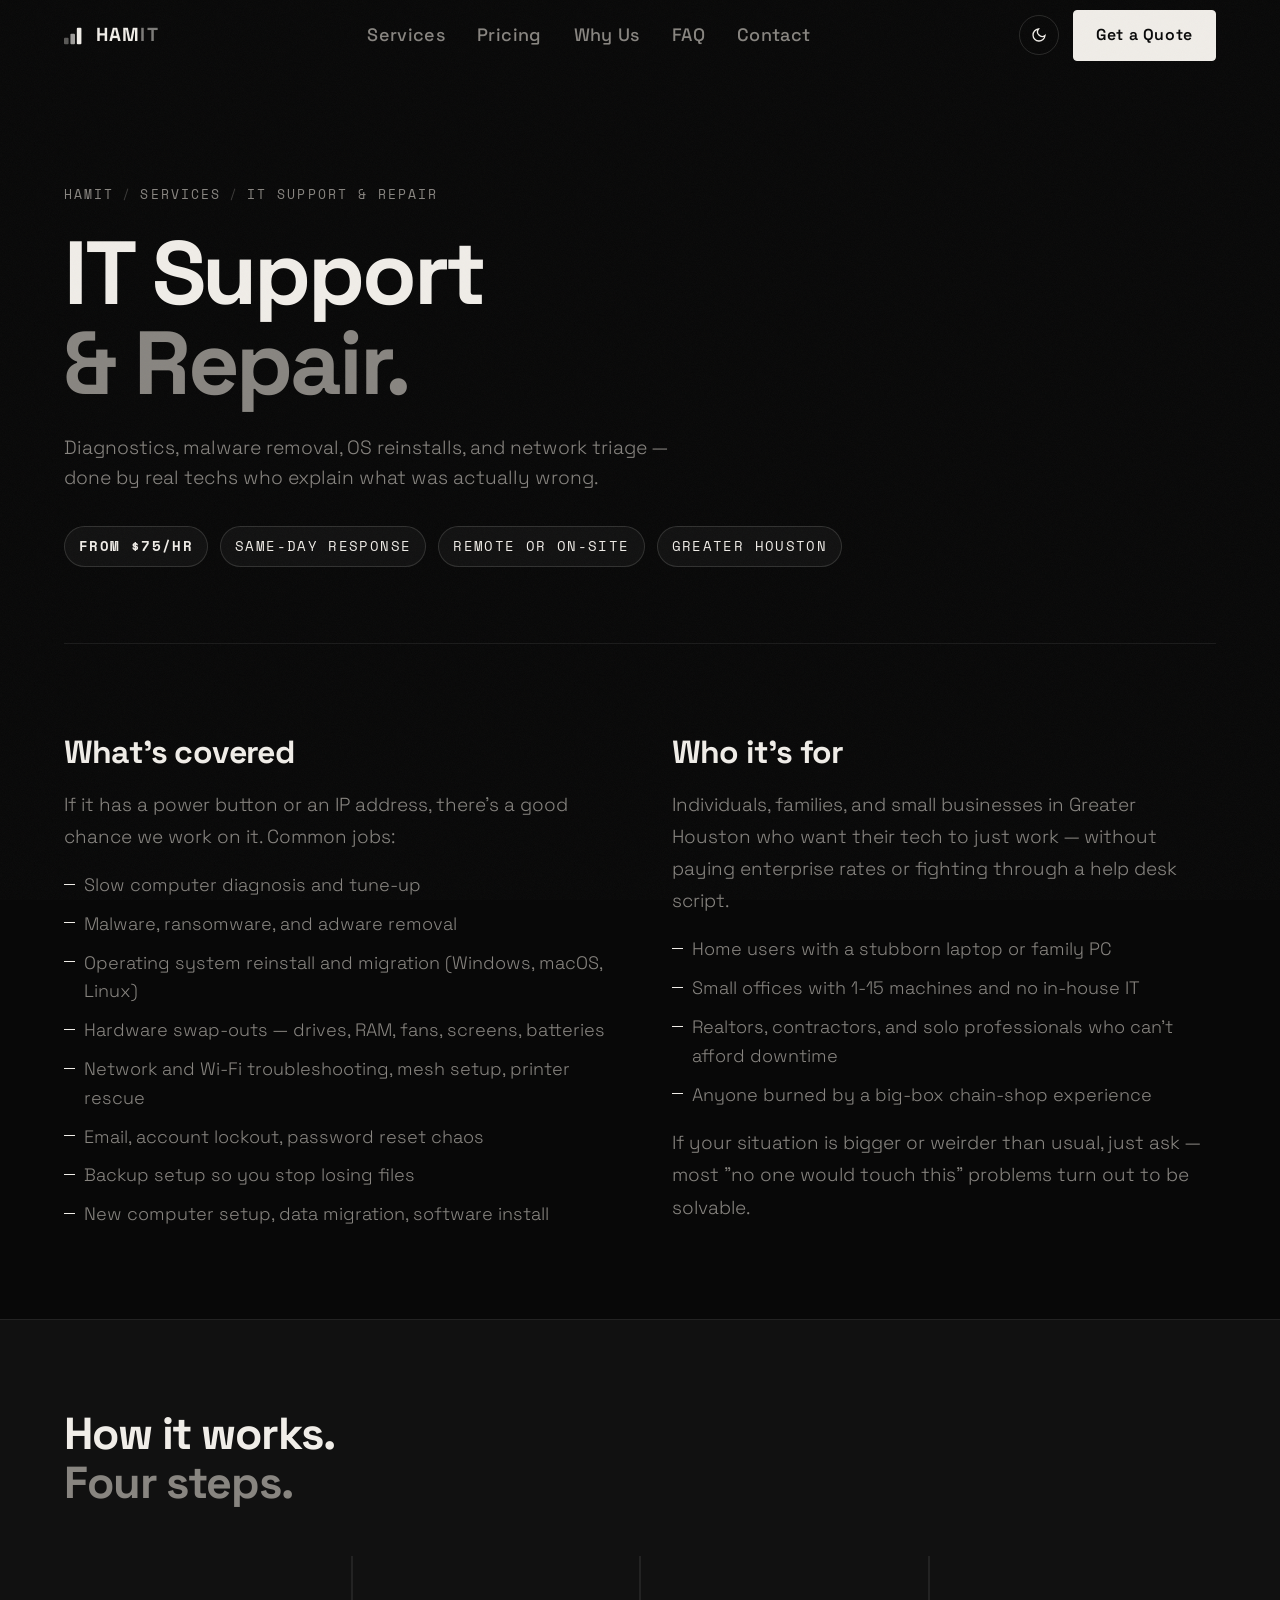
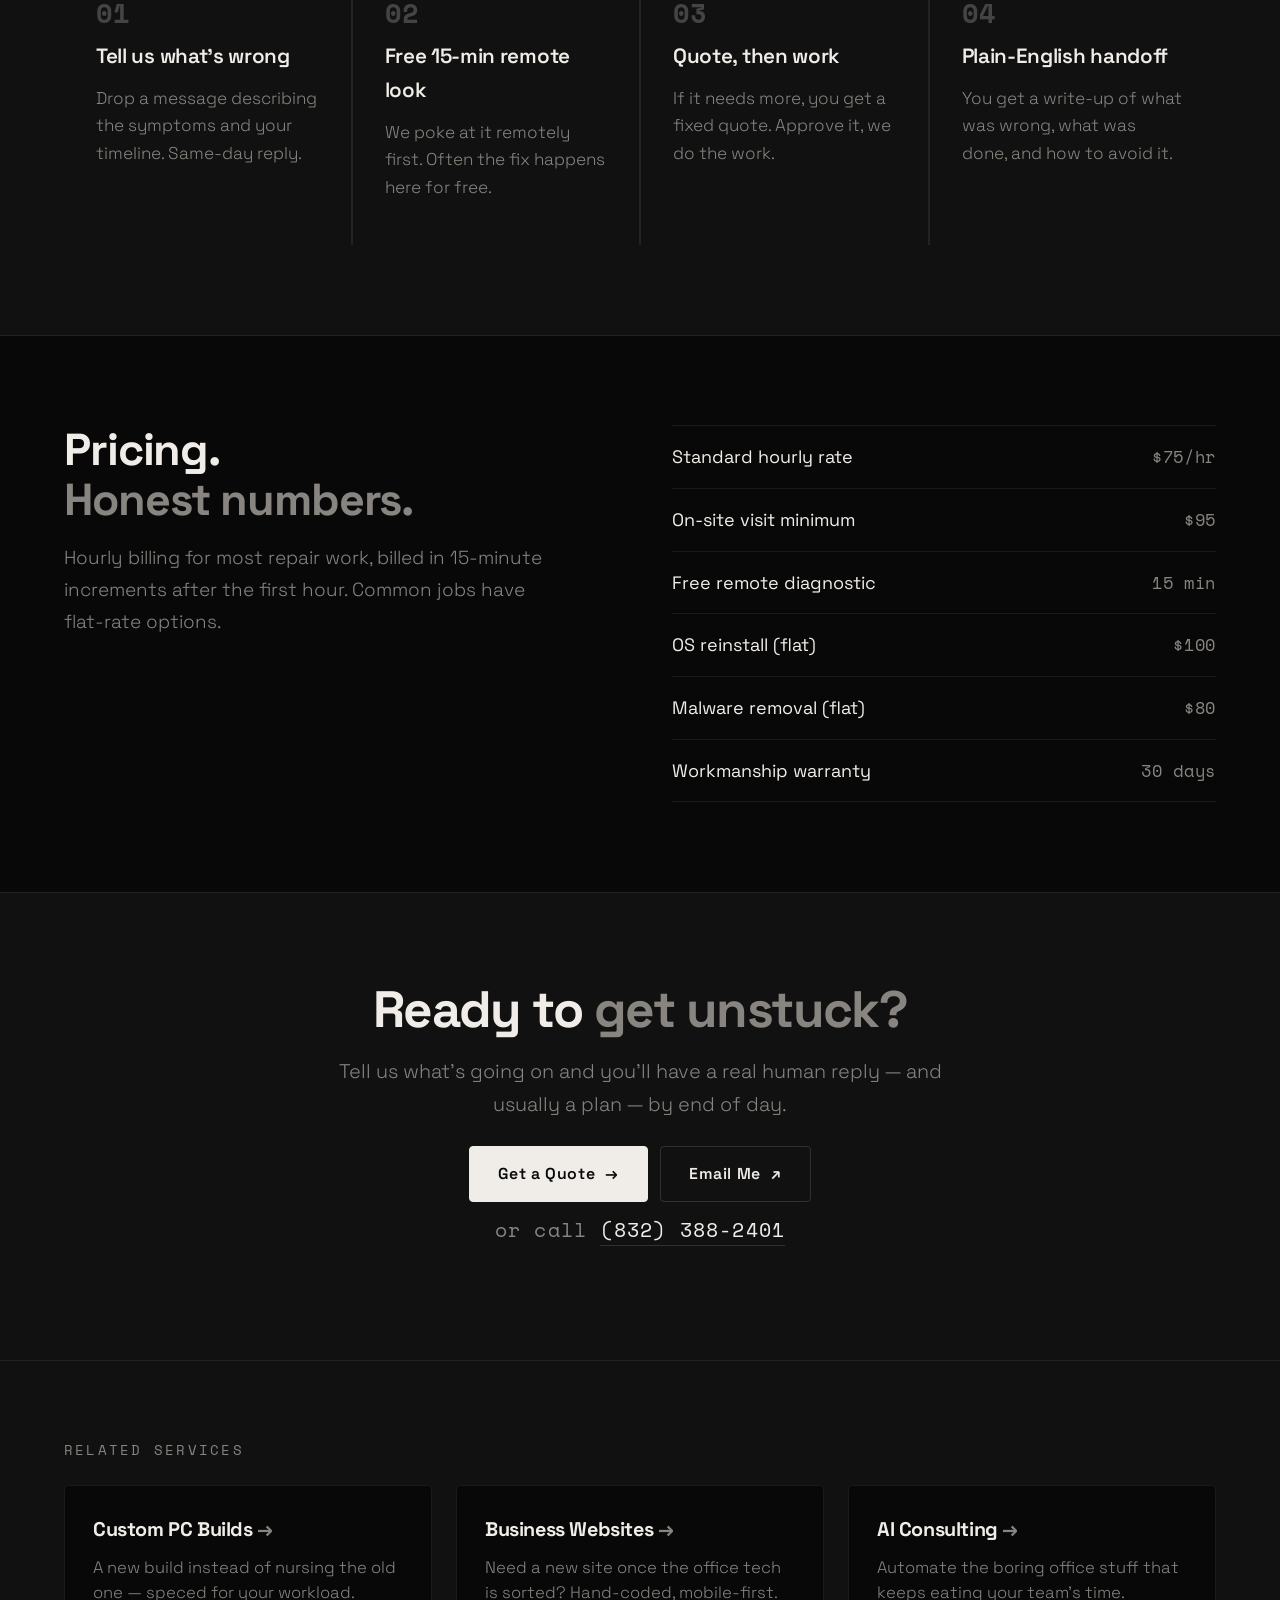
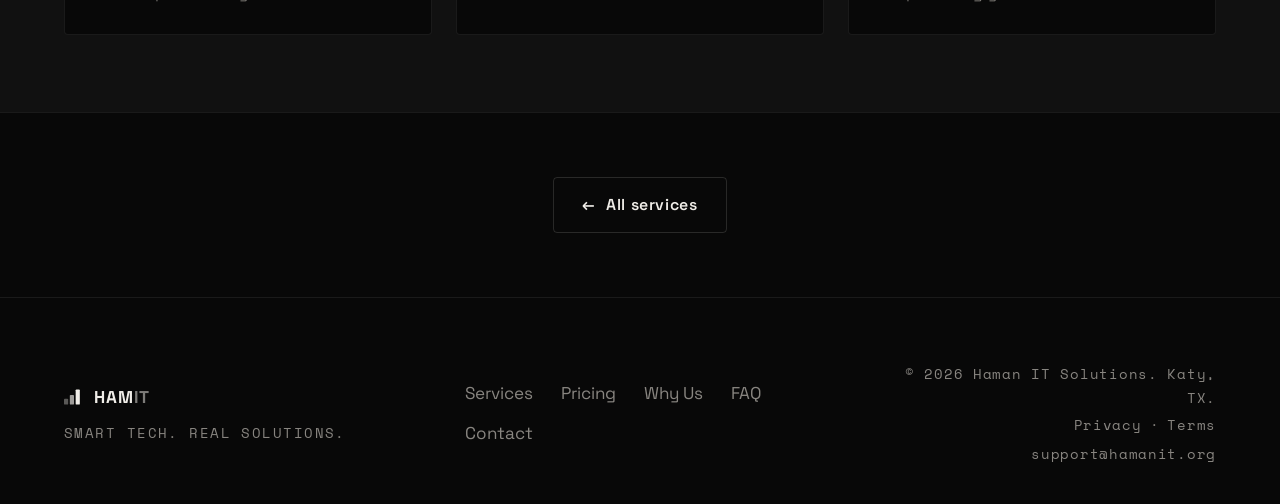
<file: services/it-support.html>
<!doctype html>
<html lang="en" data-theme="dark">
<head>
  <meta charset="utf-8" />
  <meta name="viewport" content="width=device-width,initial-scale=1" />
  <link rel="icon" type="image/svg+xml" href="/favicon.svg" />
  <link rel="icon" type="image/png" href="/favicon.png" />
  <link rel="apple-touch-icon" sizes="180x180" href="/Images/favicon-180.png" />
  <link rel="manifest" href="/site.webmanifest" />
  <meta name="theme-color" content="#080808" />
  <meta name="referrer" content="strict-origin-when-cross-origin" />
  <title>IT Support &amp; Repair — Katy, TX | HAMIT</title>
  <meta name="description" content="Local IT support, computer repair, malware removal, and network troubleshooting for individuals and small businesses across Greater Houston." />
  <link rel="canonical" href="https://hamanit.org/services/it-support.html" />
  <meta property="og:type" content="website" />
  <meta property="og:title" content="IT Support &amp; Repair — HAMIT" />
  <meta property="og:description" content="Local IT support and repair for Greater Houston. Same-day response, transparent pricing, real solutions." />
  <meta property="og:url" content="https://hamanit.org/services/it-support.html" />
  <meta property="og:image" content="https://hamanit.org/Images/og-image.png" />
  <meta property="og:image:width" content="1200" />
  <meta property="og:image:height" content="630" />
  <meta property="og:image:alt" content="HAMIT — Local Tech. Real Solutions. Katy, TX." />
  <meta name="twitter:card" content="summary_large_image" />
  <meta name="twitter:image" content="https://hamanit.org/Images/og-image.png" />
  <link rel="preconnect" href="https://fonts.googleapis.com" />
  <link rel="preconnect" href="https://fonts.gstatic.com" crossorigin />
  <link href="https://fonts.googleapis.com/css2?family=Space+Grotesk:wght@300;400;500;600;700&family=Space+Mono:wght@400;700&display=swap" rel="stylesheet" />
  <script>
    // Instant theme init — runs before paint to prevent flash
    (function(){
      var saved = localStorage.getItem('hamit-theme');
      var theme = saved || 'dark';
      document.documentElement.setAttribute('data-theme', theme);
    })();
  </script>
  <link rel="stylesheet" href="../styles.css?v=20260502a" />
  <link rel="stylesheet" href="../interactions.css?v=20260502a" />
  <script type="application/ld+json">
  {
    "@context": "https://schema.org",
    "@type": "Service",
    "name": "IT Support & Repair",
    "provider": {"@type": "LocalBusiness","@id": "https://hamanit.org/#business"},
    "areaServed": {"@type": "AdministrativeArea","name": "Greater Houston"},
    "description": "Diagnostics, malware removal, OS reinstalls, network troubleshooting and on-site/remote IT support.",
    "offers": {"@type": "Offer","price": "75","priceCurrency": "USD","priceSpecification": {"@type": "UnitPriceSpecification","price": "75","priceCurrency": "USD","unitText": "HOUR"}}
  }
  </script>
  <script type="application/ld+json">
  {
    "@context": "https://schema.org",
    "@type": "BreadcrumbList",
    "itemListElement": [
      {"@type": "ListItem","position": 1,"name": "HAMIT","item": "https://hamanit.org/"},
      {"@type": "ListItem","position": 2,"name": "Services","item": "https://hamanit.org/#services"},
      {"@type": "ListItem","position": 3,"name": "IT Support & Repair","item": "https://hamanit.org/services/it-support.html"}
    ]
  }
  </script>
  <script>
    try { sessionStorage.setItem('hamit-booted','1'); } catch(e){}
  </script>
</head>
<body>

<div class="noise" aria-hidden="true"></div>

<header class="nav scrolled" id="nav" role="banner">
  <div class="nav-inner">
    <a href="../index.html" class="nav-logo">
      <svg width="22" height="18" viewBox="0 0 48 36" fill="none" aria-hidden="true">
        <rect x="0"  y="22" width="10" height="14" rx="2" fill="currentColor" opacity="0.35"/>
        <rect x="14" y="13" width="10" height="23" rx="2" fill="currentColor" opacity="0.65"/>
        <rect x="28" y="0"  width="10" height="36" rx="2" fill="currentColor"/>
      </svg>
      <span class="logo-word">HAM<em>IT</em></span>
    </a>
    <nav class="nav-links" aria-label="Primary">
      <a href="../index.html#services">Services</a>
      <a href="../index.html#pricing">Pricing</a>
      <a href="../index.html#why">Why Us</a>
      <a href="../index.html#faq">FAQ</a>
      <a href="../index.html#contact">Contact</a>
    </nav>
    <div class="nav-right">
      <button class="theme-toggle" id="themeToggle" aria-label="Toggle theme">
        <svg class="icon-sun" width="16" height="16" viewBox="0 0 24 24" fill="none" stroke="currentColor" stroke-width="2"><circle cx="12" cy="12" r="4"/><path d="M12 2v2M12 20v2M4.93 4.93l1.41 1.41M17.66 17.66l1.41 1.41M2 12h2M20 12h2M4.93 19.07l1.41-1.41M17.66 6.34l1.41-1.41"/></svg>
        <svg class="icon-moon" width="16" height="16" viewBox="0 0 24 24" fill="none" stroke="currentColor" stroke-width="2"><path d="M21 12.79A9 9 0 1 1 11.21 3 7 7 0 0 0 21 12.79z"/></svg>
      </button>

<a href="../index.html#contact" class="btn btn-sm btn-primary nav-cta">Get a Quote</a>
      <button class="nav-menu-btn" id="navMenuBtn" aria-label="Open menu" aria-expanded="false">
        <span></span><span></span><span></span>
      </button>
    </div>
  </div>
  <div class="mobile-menu" id="mobileMenu" aria-hidden="true">
    <a href="../index.html#services">Services</a>
    <a href="../index.html#pricing">Pricing</a>
    <a href="../index.html#why">Why Us</a>
    <a href="../index.html#faq">FAQ</a>
    <a href="../index.html#contact">Contact</a>
    <a href="../index.html#contact" class="mobile-cta">Get a Quote <span aria-hidden="true">→</span></a>
  </div>
</header>

<main id="main" class="detail-page">
  <section class="detail-hero">
    <div class="detail-hero-inner">
      <nav class="detail-crumb" aria-label="Breadcrumb">
        <a href="../index.html">HAMIT</a>
        <span aria-hidden="true">/</span>
        <a href="../index.html#services">Services</a>
        <span aria-hidden="true">/</span>
        <span>IT Support &amp; Repair</span>
      </nav>
      <h1>IT Support<br><em>&amp; Repair.</em></h1>
      <p class="detail-lede">Diagnostics, malware removal, OS reinstalls, and network triage — done by real techs who explain what was actually wrong.</p>
      <div class="detail-meta-row">
        <span class="detail-pill"><strong>From $75/hr</strong></span>
        <span class="detail-pill">Same-day response</span>
        <span class="detail-pill">Remote or on-site</span>
        <span class="detail-pill">Greater Houston</span>
      </div>
    </div>
  </section>

  <section class="detail-grid">
    <div class="detail-block">
      <h2>What's covered</h2>
      <p>If it has a power button or an IP address, there's a good chance we work on it. Common jobs:</p>
      <ul>
        <li>Slow computer diagnosis and tune-up</li>
        <li>Malware, ransomware, and adware removal</li>
        <li>Operating system reinstall and migration (Windows, macOS, Linux)</li>
        <li>Hardware swap-outs — drives, RAM, fans, screens, batteries</li>
        <li>Network and Wi-Fi troubleshooting, mesh setup, printer rescue</li>
        <li>Email, account lockout, password reset chaos</li>
        <li>Backup setup so you stop losing files</li>
        <li>New computer setup, data migration, software install</li>
      </ul>
    </div>
    <div class="detail-block">
      <h2>Who it's for</h2>
      <p>Individuals, families, and small businesses in Greater Houston who want their tech to just work — without paying enterprise rates or fighting through a help desk script.</p>
      <ul>
        <li>Home users with a stubborn laptop or family PC</li>
        <li>Small offices with 1-15 machines and no in-house IT</li>
        <li>Realtors, contractors, and solo professionals who can't afford downtime</li>
        <li>Anyone burned by a big-box chain-shop experience</li>
      </ul>
      <p>If your situation is bigger or weirder than usual, just ask — most "no one would touch this" problems turn out to be solvable.</p>
    </div>
  </section>

  <section class="detail-process">
    <div class="detail-process-inner">
      <h2>How it works.<br><em>Four steps.</em></h2>
      <div class="detail-steps">
        <div class="detail-step">
          <span class="detail-step-n">01</span>
          <h3>Tell us what's wrong</h3>
          <p>Drop a message describing the symptoms and your timeline. Same-day reply.</p>
        </div>
        <div class="detail-step">
          <span class="detail-step-n">02</span>
          <h3>Free 15-min remote look</h3>
          <p>We poke at it remotely first. Often the fix happens here for free.</p>
        </div>
        <div class="detail-step">
          <span class="detail-step-n">03</span>
          <h3>Quote, then work</h3>
          <p>If it needs more, you get a fixed quote. Approve it, we do the work.</p>
        </div>
        <div class="detail-step">
          <span class="detail-step-n">04</span>
          <h3>Plain-English handoff</h3>
          <p>You get a write-up of what was wrong, what was done, and how to avoid it.</p>
        </div>
      </div>
    </div>
  </section>

  <section class="detail-pricing">
    <div class="detail-pricing-inner">
      <div>
        <h2>Pricing.<br><em>Honest numbers.</em></h2>
        <p style="font-size:1.05rem;color:var(--text2);font-weight:300;line-height:1.7;max-width:42ch">Hourly billing for most repair work, billed in 15-minute increments after the first hour. Common jobs have flat-rate options.</p>
      </div>
      <div class="detail-price-list">
        <div class="detail-price-row"><span>Standard hourly rate</span><span>$75/hr</span></div>
        <div class="detail-price-row"><span>On-site visit minimum</span><span>$95</span></div>
        <div class="detail-price-row"><span>Free remote diagnostic</span><span>15 min</span></div>
        <div class="detail-price-row"><span>OS reinstall (flat)</span><span>$100</span></div>
        <div class="detail-price-row"><span>Malware removal (flat)</span><span>$80</span></div>
        <div class="detail-price-row"><span>Workmanship warranty</span><span>30 days</span></div>
      </div>
    </div>
  </section>

  <section class="detail-cta-block">
    <h2>Ready to <em>get unstuck?</em></h2>
    <p>Tell us what's going on and you'll have a real human reply — and usually a plan — by end of day.</p>
    <div class="cta-buttons">
      <a href="../index.html#contact" class="btn btn-primary">Get a Quote <span class="btn-arr">→</span></a>
      <a href="mailto:support@hamanit.org" class="btn btn-ghost">Email Me <span class="btn-arr">↗</span></a>
    </div>
    <p class="cta-tertiary">or call <a href="tel:+18323882401">(832) 388-2401</a></p>
  </section>

  <section class="detail-related" aria-label="Related services">
    <div class="detail-related-inner">
      <span class="detail-related-label">Related services</span>
      <div class="detail-related-grid">
        <a href="pc-builds.html" class="detail-related-card">
          <span class="detail-related-name">Custom PC Builds</span>
          <span class="detail-related-desc">A new build instead of nursing the old one — speced for your workload.</span>
        </a>
        <a href="websites.html" class="detail-related-card">
          <span class="detail-related-name">Business Websites</span>
          <span class="detail-related-desc">Need a new site once the office tech is sorted? Hand-coded, mobile-first.</span>
        </a>
        <a href="ai-consulting.html" class="detail-related-card">
          <span class="detail-related-name">AI Consulting</span>
          <span class="detail-related-desc">Automate the boring office stuff that keeps eating your team's time.</span>
        </a>
      </div>
    </div>
  </section>

  <section class="detail-back-row" aria-label="Back to all services">
    <a href="../index.html#services" class="btn btn-ghost">
      <span class="btn-arr-back" aria-hidden="true">←</span>
      All services
    </a>
  </section>
</main>

<footer class="footer">
  <div class="footer-inner">
    <div class="footer-brand">
      <a href="../index.html" class="footer-logo">
        <svg width="20" height="16" viewBox="0 0 48 36" fill="none" aria-hidden="true">
          <rect x="0"  y="22" width="10" height="14" rx="2" fill="currentColor" opacity="0.35"/>
          <rect x="14" y="13" width="10" height="23" rx="2" fill="currentColor" opacity="0.65"/>
          <rect x="28" y="0"  width="10" height="36" rx="2" fill="currentColor"/>
        </svg>
        <span>HAM<em>IT</em></span>
      </a>
      <p>Smart Tech. Real Solutions.</p>
    </div>
    <nav class="footer-nav">
      <a href="../index.html#services">Services</a>
      <a href="../index.html#pricing">Pricing</a>
      <a href="../index.html#why">Why Us</a>
      <a href="../index.html#faq">FAQ</a>
      <a href="../index.html#contact">Contact</a>
    </nav>
    <div class="footer-copy">
      <span>© 2026 Haman IT Solutions. Katy, TX.</span>
      <span class="footer-legal">
        <a href="../privacy.html">Privacy</a>
        <span aria-hidden="true">·</span>
        <a href="../terms.html">Terms</a>
      </span>
      <a href="mailto:support@hamanit.org">support@hamanit.org</a>
    </div>
  </div>
</footer>

<script src="../interactions.js?v=20260502a" defer></script>
</body>
</html>
</file>
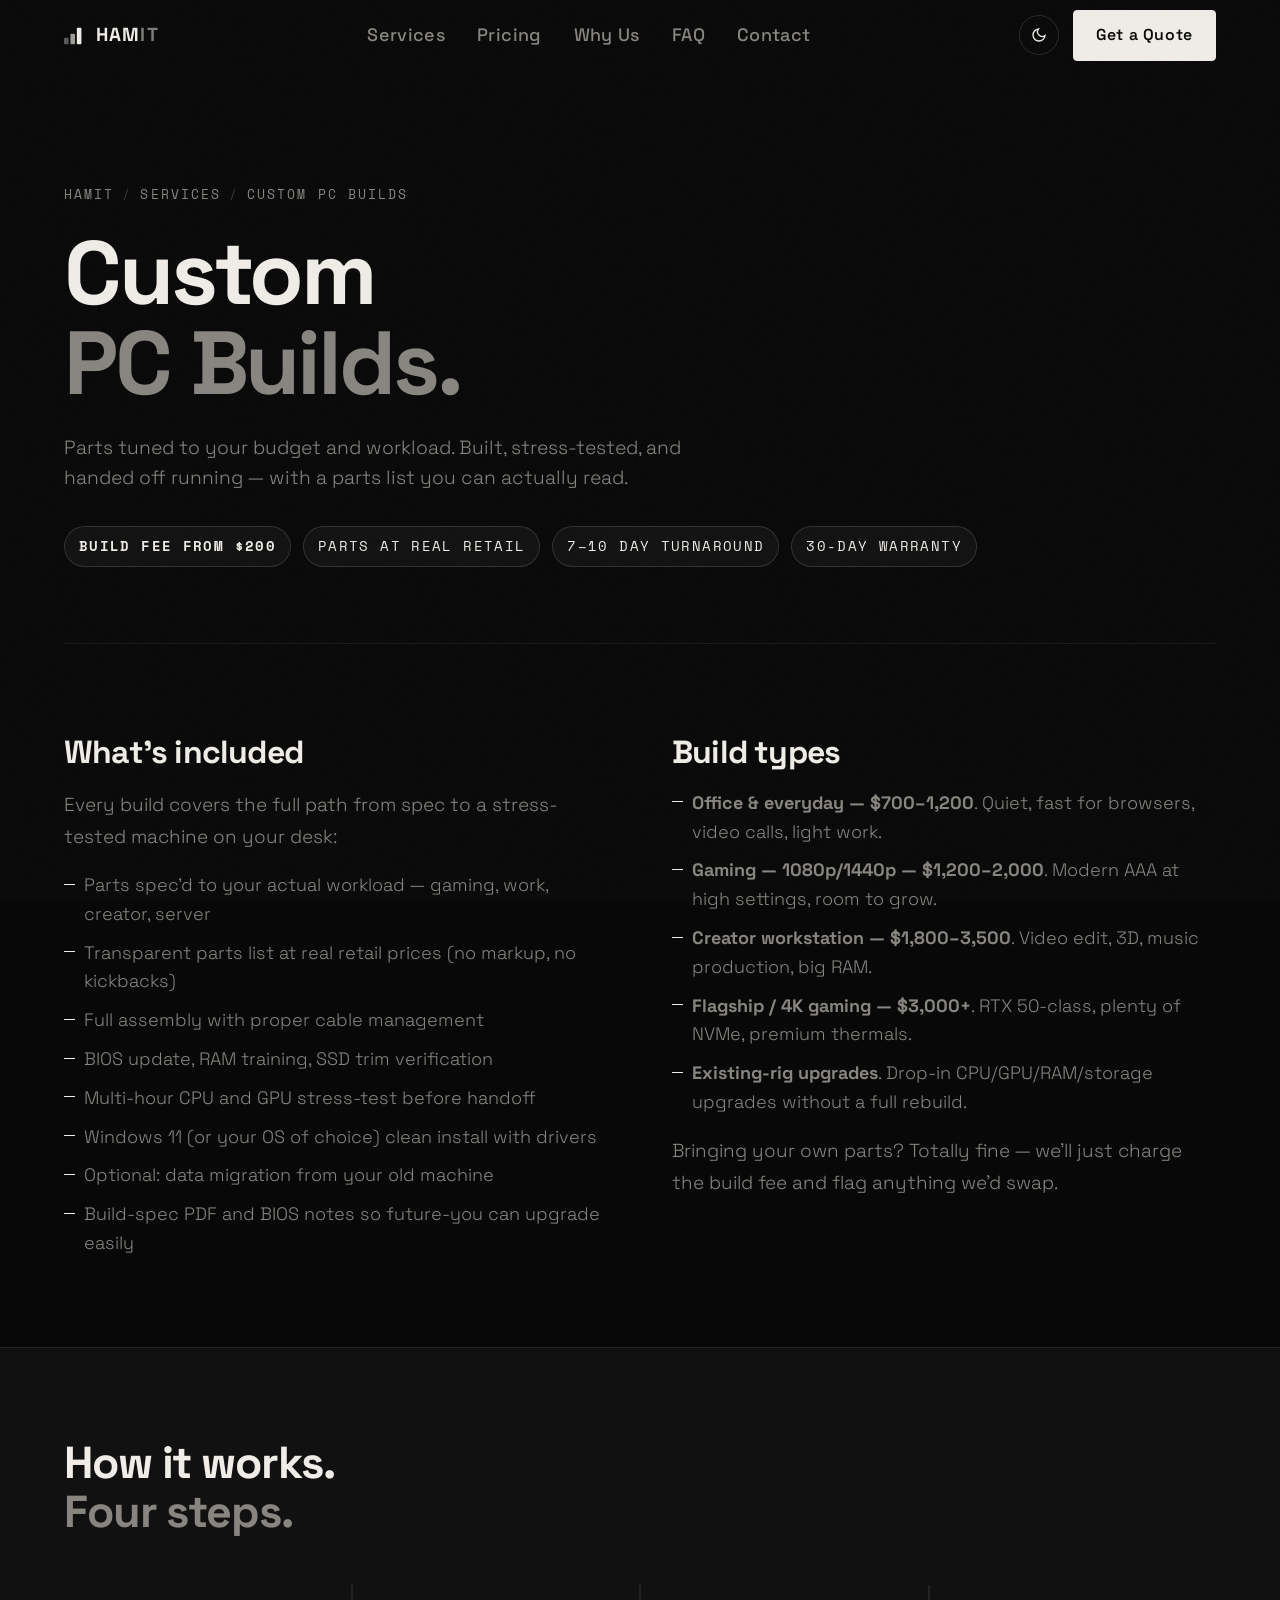
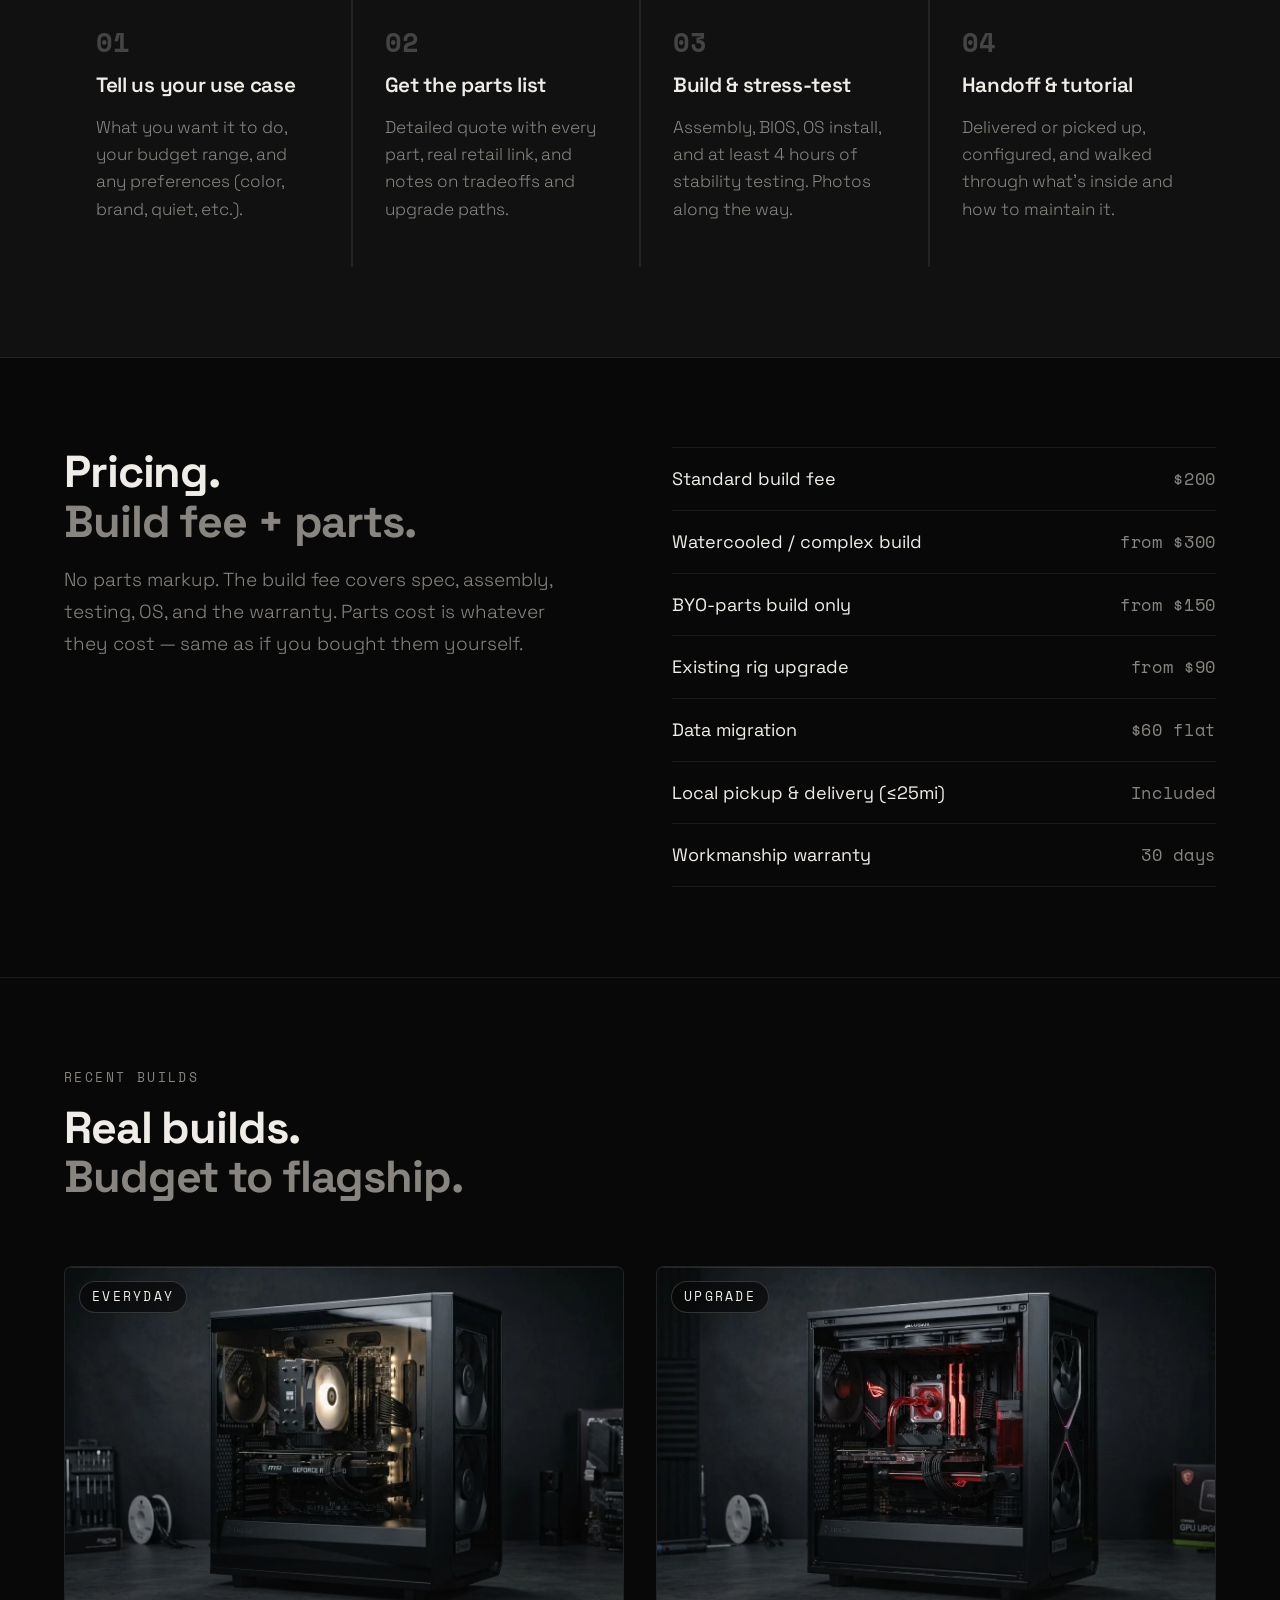
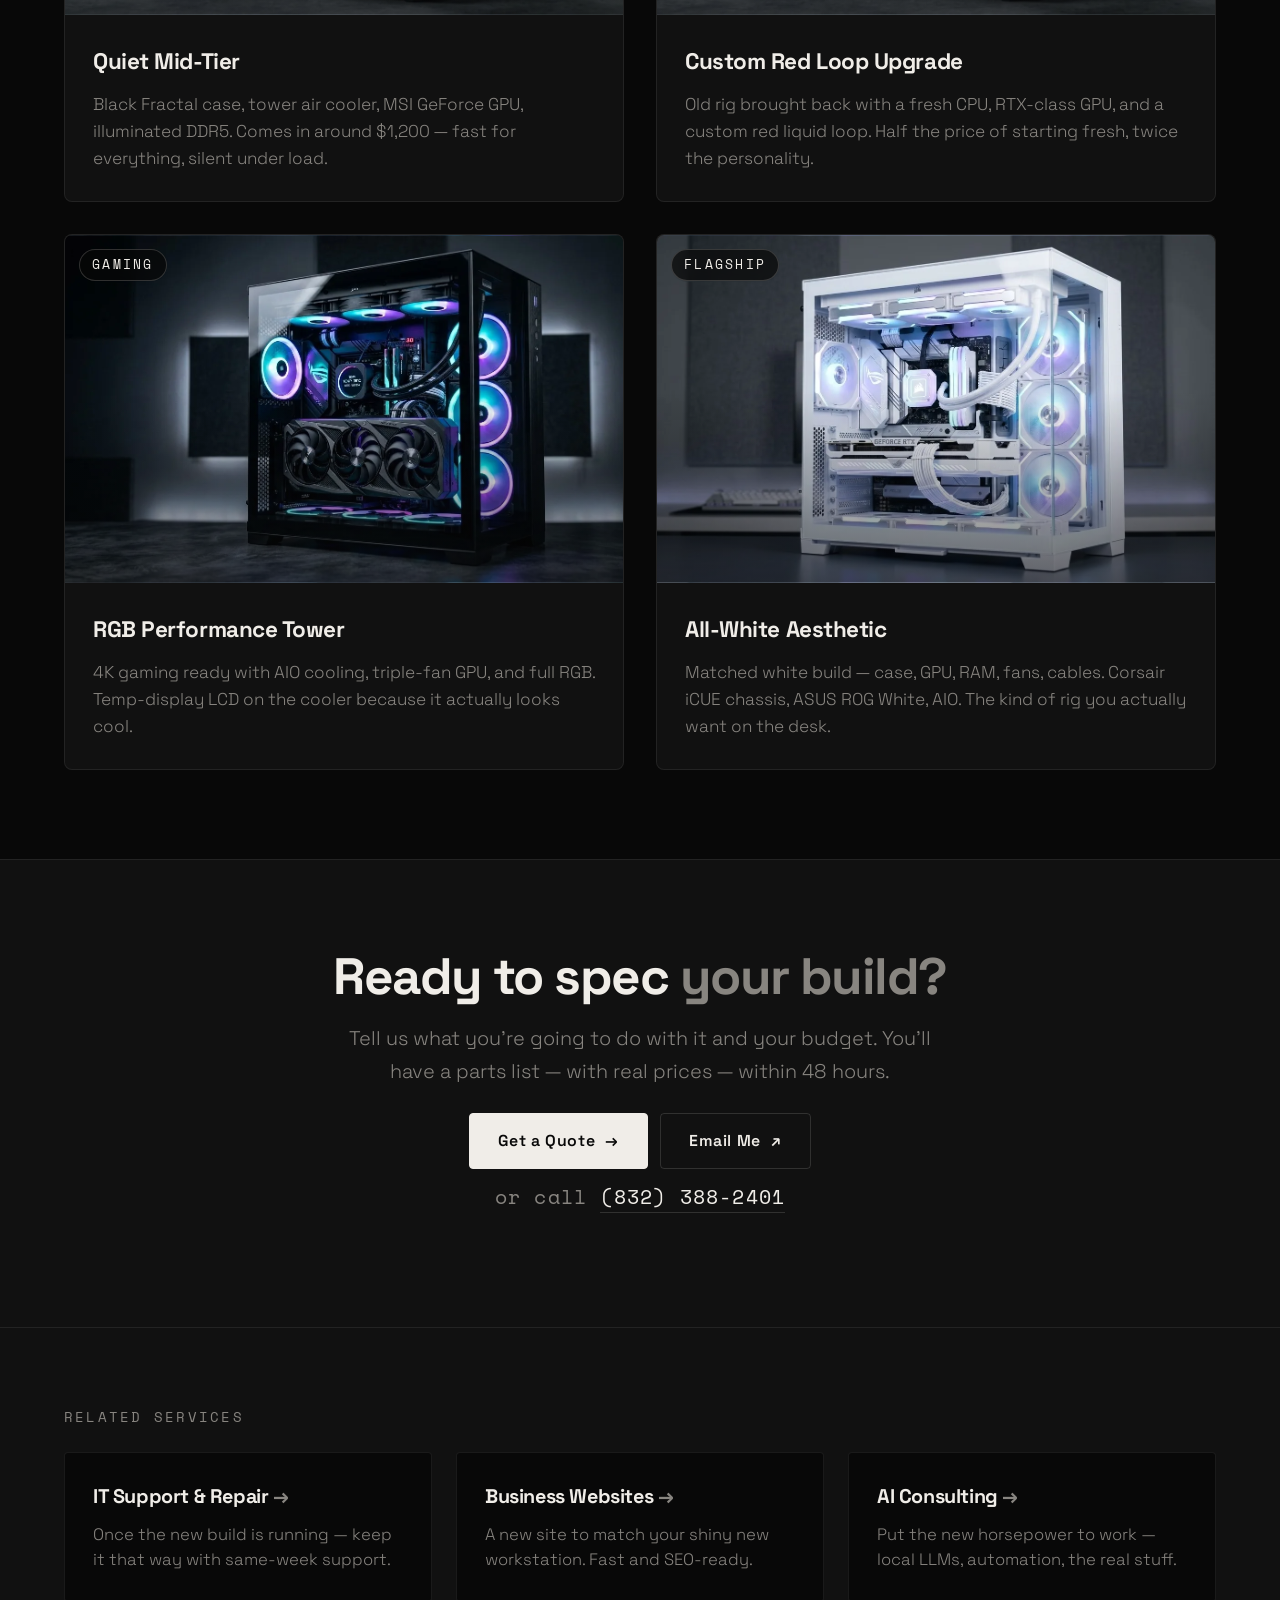
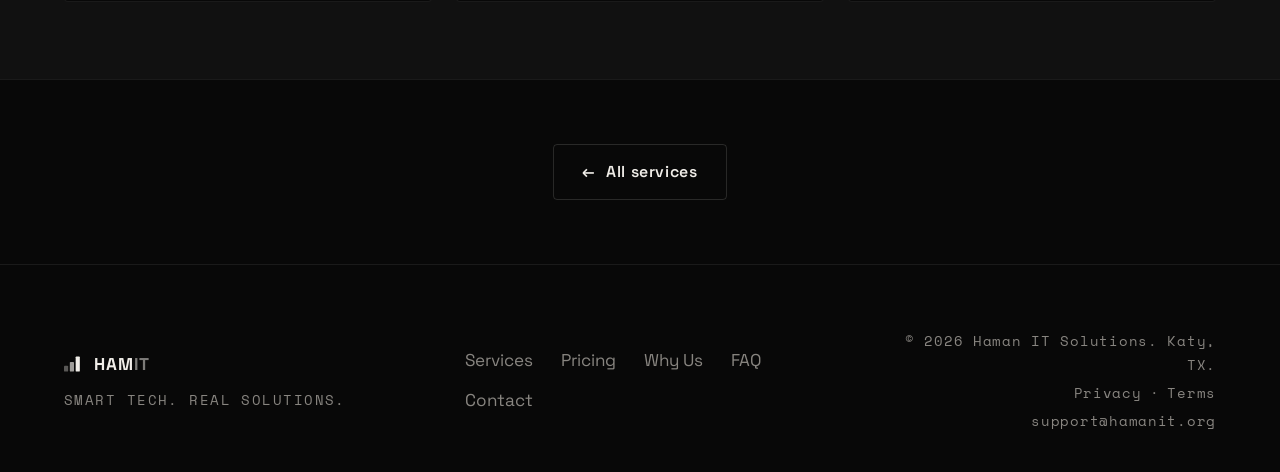
<file: services/pc-builds.html>
<!doctype html>
<html lang="en" data-theme="dark">
<head>
  <meta charset="utf-8" />
  <meta name="viewport" content="width=device-width,initial-scale=1" />
  <link rel="icon" type="image/svg+xml" href="/favicon.svg" />
  <link rel="icon" type="image/png" href="/favicon.png" />
  <link rel="apple-touch-icon" sizes="180x180" href="/Images/favicon-180.png" />
  <link rel="manifest" href="/site.webmanifest" />
  <meta name="theme-color" content="#080808" />
  <meta name="referrer" content="strict-origin-when-cross-origin" />
  <title>Custom PC Builds — Katy, TX | HAMIT</title>
  <meta name="description" content="Custom PC builds tuned to your budget and workload. Real parts pricing, full assembly, stress-tested, ready to run." />
  <link rel="canonical" href="https://hamanit.org/services/pc-builds.html" />
  <meta property="og:type" content="website" />
  <meta property="og:title" content="Custom PC Builds — HAMIT" />
  <meta property="og:description" content="Budget to flagship custom PC builds with transparent parts pricing and a 30-day workmanship warranty." />
  <meta property="og:url" content="https://hamanit.org/services/pc-builds.html" />
  <meta property="og:image" content="https://hamanit.org/Images/og-image.png" />
  <meta property="og:image:width" content="1200" />
  <meta property="og:image:height" content="630" />
  <meta property="og:image:alt" content="HAMIT — Local Tech. Real Solutions. Katy, TX." />
  <meta name="twitter:card" content="summary_large_image" />
  <meta name="twitter:image" content="https://hamanit.org/Images/og-image.png" />
  <link rel="preconnect" href="https://fonts.googleapis.com" />
  <link rel="preconnect" href="https://fonts.gstatic.com" crossorigin />
  <link href="https://fonts.googleapis.com/css2?family=Space+Grotesk:wght@300;400;500;600;700&family=Space+Mono:wght@400;700&display=swap" rel="stylesheet" />
  <script>
    // Instant theme init — runs before paint to prevent flash
    (function(){
      var saved = localStorage.getItem('hamit-theme');
      var theme = saved || 'dark';
      document.documentElement.setAttribute('data-theme', theme);
    })();
  </script>
  <link rel="stylesheet" href="../styles.css?v=20260502a" />
  <link rel="stylesheet" href="../interactions.css?v=20260502a" />
  <script type="application/ld+json">
  {
    "@context": "https://schema.org",
    "@type": "Service",
    "name": "Custom PC Builds",
    "provider": {"@type": "LocalBusiness","@id": "https://hamanit.org/#business"},
    "areaServed": {"@type": "AdministrativeArea","name": "Greater Houston"},
    "description": "Custom-spec'd PC builds. Parts at retail, assembly, BIOS update, stress-test, OS install, cable management, and 30-day workmanship warranty."
  }
  </script>
  <script type="application/ld+json">
  {
    "@context": "https://schema.org",
    "@type": "BreadcrumbList",
    "itemListElement": [
      {"@type": "ListItem","position": 1,"name": "HAMIT","item": "https://hamanit.org/"},
      {"@type": "ListItem","position": 2,"name": "Services","item": "https://hamanit.org/#services"},
      {"@type": "ListItem","position": 3,"name": "Custom PC Builds","item": "https://hamanit.org/services/pc-builds.html"}
    ]
  }
  </script>
  <script>
    try { sessionStorage.setItem('hamit-booted','1'); } catch(e){}
  </script>
</head>
<body>

<div class="noise" aria-hidden="true"></div>

<header class="nav scrolled" id="nav" role="banner">
  <div class="nav-inner">
    <a href="../index.html" class="nav-logo">
      <svg width="22" height="18" viewBox="0 0 48 36" fill="none" aria-hidden="true">
        <rect x="0"  y="22" width="10" height="14" rx="2" fill="currentColor" opacity="0.35"/>
        <rect x="14" y="13" width="10" height="23" rx="2" fill="currentColor" opacity="0.65"/>
        <rect x="28" y="0"  width="10" height="36" rx="2" fill="currentColor"/>
      </svg>
      <span class="logo-word">HAM<em>IT</em></span>
    </a>
    <nav class="nav-links" aria-label="Primary">
      <a href="../index.html#services">Services</a>
      <a href="../index.html#pricing">Pricing</a>
      <a href="../index.html#why">Why Us</a>
      <a href="../index.html#faq">FAQ</a>
      <a href="../index.html#contact">Contact</a>
    </nav>
    <div class="nav-right">
      <button class="theme-toggle" id="themeToggle" aria-label="Toggle theme">
        <svg class="icon-sun" width="16" height="16" viewBox="0 0 24 24" fill="none" stroke="currentColor" stroke-width="2"><circle cx="12" cy="12" r="4"/><path d="M12 2v2M12 20v2M4.93 4.93l1.41 1.41M17.66 17.66l1.41 1.41M2 12h2M20 12h2M4.93 19.07l1.41-1.41M17.66 6.34l1.41-1.41"/></svg>
        <svg class="icon-moon" width="16" height="16" viewBox="0 0 24 24" fill="none" stroke="currentColor" stroke-width="2"><path d="M21 12.79A9 9 0 1 1 11.21 3 7 7 0 0 0 21 12.79z"/></svg>
      </button>

<a href="../index.html#contact" class="btn btn-sm btn-primary nav-cta">Get a Quote</a>
      <button class="nav-menu-btn" id="navMenuBtn" aria-label="Open menu" aria-expanded="false">
        <span></span><span></span><span></span>
      </button>
    </div>
  </div>
  <div class="mobile-menu" id="mobileMenu" aria-hidden="true">
    <a href="../index.html#services">Services</a>
    <a href="../index.html#pricing">Pricing</a>
    <a href="../index.html#why">Why Us</a>
    <a href="../index.html#faq">FAQ</a>
    <a href="../index.html#contact">Contact</a>
    <a href="../index.html#contact" class="mobile-cta">Get a Quote <span aria-hidden="true">→</span></a>
  </div>
</header>

<main id="main" class="detail-page">
  <section class="detail-hero">
    <div class="detail-hero-inner">
      <nav class="detail-crumb" aria-label="Breadcrumb">
        <a href="../index.html">HAMIT</a>
        <span aria-hidden="true">/</span>
        <a href="../index.html#services">Services</a>
        <span aria-hidden="true">/</span>
        <span>Custom PC Builds</span>
      </nav>
      <h1>Custom<br><em>PC Builds.</em></h1>
      <p class="detail-lede">Parts tuned to your budget and workload. Built, stress-tested, and handed off running — with a parts list you can actually read.</p>
      <div class="detail-meta-row">
        <span class="detail-pill"><strong>Build fee from $200</strong></span>
        <span class="detail-pill">Parts at real retail</span>
        <span class="detail-pill">7–10 day turnaround</span>
        <span class="detail-pill">30-day warranty</span>
      </div>
    </div>
  </section>

  <section class="detail-grid">
    <div class="detail-block">
      <h2>What's included</h2>
      <p>Every build covers the full path from spec to a stress-tested machine on your desk:</p>
      <ul>
        <li>Parts spec'd to your actual workload — gaming, work, creator, server</li>
        <li>Transparent parts list at real retail prices (no markup, no kickbacks)</li>
        <li>Full assembly with proper cable management</li>
        <li>BIOS update, RAM training, SSD trim verification</li>
        <li>Multi-hour CPU and GPU stress-test before handoff</li>
        <li>Windows 11 (or your OS of choice) clean install with drivers</li>
        <li>Optional: data migration from your old machine</li>
        <li>Build-spec PDF and BIOS notes so future-you can upgrade easily</li>
      </ul>
    </div>
    <div class="detail-block">
      <h2>Build types</h2>
      <ul>
        <li><strong>Office &amp; everyday — $700–1,200</strong>. Quiet, fast for browsers, video calls, light work.</li>
        <li><strong>Gaming — 1080p/1440p — $1,200–2,000</strong>. Modern AAA at high settings, room to grow.</li>
        <li><strong>Creator workstation — $1,800–3,500</strong>. Video edit, 3D, music production, big RAM.</li>
        <li><strong>Flagship / 4K gaming — $3,000+</strong>. RTX 50-class, plenty of NVMe, premium thermals.</li>
        <li><strong>Existing-rig upgrades</strong>. Drop-in CPU/GPU/RAM/storage upgrades without a full rebuild.</li>
      </ul>
      <p>Bringing your own parts? Totally fine — we'll just charge the build fee and flag anything we'd swap.</p>
    </div>
  </section>

  <section class="detail-process">
    <div class="detail-process-inner">
      <h2>How it works.<br><em>Four steps.</em></h2>
      <div class="detail-steps">
        <div class="detail-step">
          <span class="detail-step-n">01</span>
          <h3>Tell us your use case</h3>
          <p>What you want it to do, your budget range, and any preferences (color, brand, quiet, etc.).</p>
        </div>
        <div class="detail-step">
          <span class="detail-step-n">02</span>
          <h3>Get the parts list</h3>
          <p>Detailed quote with every part, real retail link, and notes on tradeoffs and upgrade paths.</p>
        </div>
        <div class="detail-step">
          <span class="detail-step-n">03</span>
          <h3>Build &amp; stress-test</h3>
          <p>Assembly, BIOS, OS install, and at least 4 hours of stability testing. Photos along the way.</p>
        </div>
        <div class="detail-step">
          <span class="detail-step-n">04</span>
          <h3>Handoff &amp; tutorial</h3>
          <p>Delivered or picked up, configured, and walked through what's inside and how to maintain it.</p>
        </div>
      </div>
    </div>
  </section>

  <section class="detail-pricing">
    <div class="detail-pricing-inner">
      <div>
        <h2>Pricing.<br><em>Build fee + parts.</em></h2>
        <p style="font-size:1.05rem;color:var(--text2);font-weight:300;line-height:1.7;max-width:42ch">No parts markup. The build fee covers spec, assembly, testing, OS, and the warranty. Parts cost is whatever they cost — same as if you bought them yourself.</p>
      </div>
      <div class="detail-price-list">
        <div class="detail-price-row"><span>Standard build fee</span><span>$200</span></div>
        <div class="detail-price-row"><span>Watercooled / complex build</span><span>from $300</span></div>
        <div class="detail-price-row"><span>BYO-parts build only</span><span>from $150</span></div>
        <div class="detail-price-row"><span>Existing rig upgrade</span><span>from $90</span></div>
        <div class="detail-price-row"><span>Data migration</span><span>$60 flat</span></div>
        <div class="detail-price-row"><span>Local pickup &amp; delivery (≤25mi)</span><span>Included</span></div>
        <div class="detail-price-row"><span>Workmanship warranty</span><span>30 days</span></div>
      </div>
    </div>
  </section>

  <section class="detail-work detail-builds">
    <div class="detail-work-inner">
      <div class="detail-work-head">
        <span class="detail-work-label">RECENT BUILDS</span>
        <h2>Real builds.<br><em>Budget to flagship.</em></h2>
      </div>
      <div class="build-grid">
        <article class="build-card">
          <div class="build-photo" style="background-image:image-set(url('../Images/build-budget.webp') type('image/webp'),url('../Images/build-budget.jpg') type('image/jpeg'));background-image:-webkit-image-set(url('../Images/build-budget.webp') type('image/webp'),url('../Images/build-budget.jpg') type('image/jpeg'))">
            <span class="build-tag">Everyday</span>
          </div>
          <div class="build-meta">
            <h3>Quiet Mid-Tier</h3>
            <p>Black Fractal case, tower air cooler, MSI GeForce GPU, illuminated DDR5. Comes in around $1,200 — fast for everything, silent under load.</p>
          </div>
        </article>
        <article class="build-card">
          <div class="build-photo" style="background-image:image-set(url('../Images/build-upgrade.webp') type('image/webp'),url('../Images/build-upgrade.jpg') type('image/jpeg'));background-image:-webkit-image-set(url('../Images/build-upgrade.webp') type('image/webp'),url('../Images/build-upgrade.jpg') type('image/jpeg'))">
            <span class="build-tag">Upgrade</span>
          </div>
          <div class="build-meta">
            <h3>Custom Red Loop Upgrade</h3>
            <p>Old rig brought back with a fresh CPU, RTX-class GPU, and a custom red liquid loop. Half the price of starting fresh, twice the personality.</p>
          </div>
        </article>
        <article class="build-card">
          <div class="build-photo" style="background-image:image-set(url('../Images/build-gaming.webp') type('image/webp'),url('../Images/build-gaming.jpg') type('image/jpeg'));background-image:-webkit-image-set(url('../Images/build-gaming.webp') type('image/webp'),url('../Images/build-gaming.jpg') type('image/jpeg'))">
            <span class="build-tag">Gaming</span>
          </div>
          <div class="build-meta">
            <h3>RGB Performance Tower</h3>
            <p>4K gaming ready with AIO cooling, triple-fan GPU, and full RGB. Temp-display LCD on the cooler because it actually looks cool.</p>
          </div>
        </article>
        <article class="build-card">
          <div class="build-photo" style="background-image:image-set(url('../Images/build-white.webp') type('image/webp'),url('../Images/build-white.jpg') type('image/jpeg'));background-image:-webkit-image-set(url('../Images/build-white.webp') type('image/webp'),url('../Images/build-white.jpg') type('image/jpeg'))">
            <span class="build-tag">Flagship</span>
          </div>
          <div class="build-meta">
            <h3>All-White Aesthetic</h3>
            <p>Matched white build — case, GPU, RAM, fans, cables. Corsair iCUE chassis, ASUS ROG White, AIO. The kind of rig you actually want on the desk.</p>
          </div>
        </article>
      </div>
    </div>
  </section>

  <section class="detail-cta-block">
    <h2>Ready to spec <em>your build?</em></h2>
    <p>Tell us what you're going to do with it and your budget. You'll have a parts list — with real prices — within 48 hours.</p>
    <div class="cta-buttons">
      <a href="../index.html#contact" class="btn btn-primary">Get a Quote <span class="btn-arr">→</span></a>
      <a href="mailto:support@hamanit.org" class="btn btn-ghost">Email Me <span class="btn-arr">↗</span></a>
    </div>
    <p class="cta-tertiary">or call <a href="tel:+18323882401">(832) 388-2401</a></p>
  </section>

  <section class="detail-related" aria-label="Related services">
    <div class="detail-related-inner">
      <span class="detail-related-label">Related services</span>
      <div class="detail-related-grid">
        <a href="it-support.html" class="detail-related-card">
          <span class="detail-related-name">IT Support &amp; Repair</span>
          <span class="detail-related-desc">Once the new build is running — keep it that way with same-week support.</span>
        </a>
        <a href="websites.html" class="detail-related-card">
          <span class="detail-related-name">Business Websites</span>
          <span class="detail-related-desc">A new site to match your shiny new workstation. Fast and SEO-ready.</span>
        </a>
        <a href="ai-consulting.html" class="detail-related-card">
          <span class="detail-related-name">AI Consulting</span>
          <span class="detail-related-desc">Put the new horsepower to work — local LLMs, automation, the real stuff.</span>
        </a>
      </div>
    </div>
  </section>

  <section class="detail-back-row" aria-label="Back to all services">
    <a href="../index.html#services" class="btn btn-ghost">
      <span class="btn-arr-back" aria-hidden="true">←</span>
      All services
    </a>
  </section>
</main>

<footer class="footer">
  <div class="footer-inner">
    <div class="footer-brand">
      <a href="../index.html" class="footer-logo">
        <svg width="20" height="16" viewBox="0 0 48 36" fill="none" aria-hidden="true">
          <rect x="0"  y="22" width="10" height="14" rx="2" fill="currentColor" opacity="0.35"/>
          <rect x="14" y="13" width="10" height="23" rx="2" fill="currentColor" opacity="0.65"/>
          <rect x="28" y="0"  width="10" height="36" rx="2" fill="currentColor"/>
        </svg>
        <span>HAM<em>IT</em></span>
      </a>
      <p>Smart Tech. Real Solutions.</p>
    </div>
    <nav class="footer-nav">
      <a href="../index.html#services">Services</a>
      <a href="../index.html#pricing">Pricing</a>
      <a href="../index.html#why">Why Us</a>
      <a href="../index.html#faq">FAQ</a>
      <a href="../index.html#contact">Contact</a>
    </nav>
    <div class="footer-copy">
      <span>© 2026 Haman IT Solutions. Katy, TX.</span>
      <span class="footer-legal">
        <a href="../privacy.html">Privacy</a>
        <span aria-hidden="true">·</span>
        <a href="../terms.html">Terms</a>
      </span>
      <a href="mailto:support@hamanit.org">support@hamanit.org</a>
    </div>
  </div>
</footer>

<script src="../interactions.js?v=20260502a" defer></script>
</body>
</html>
</file>
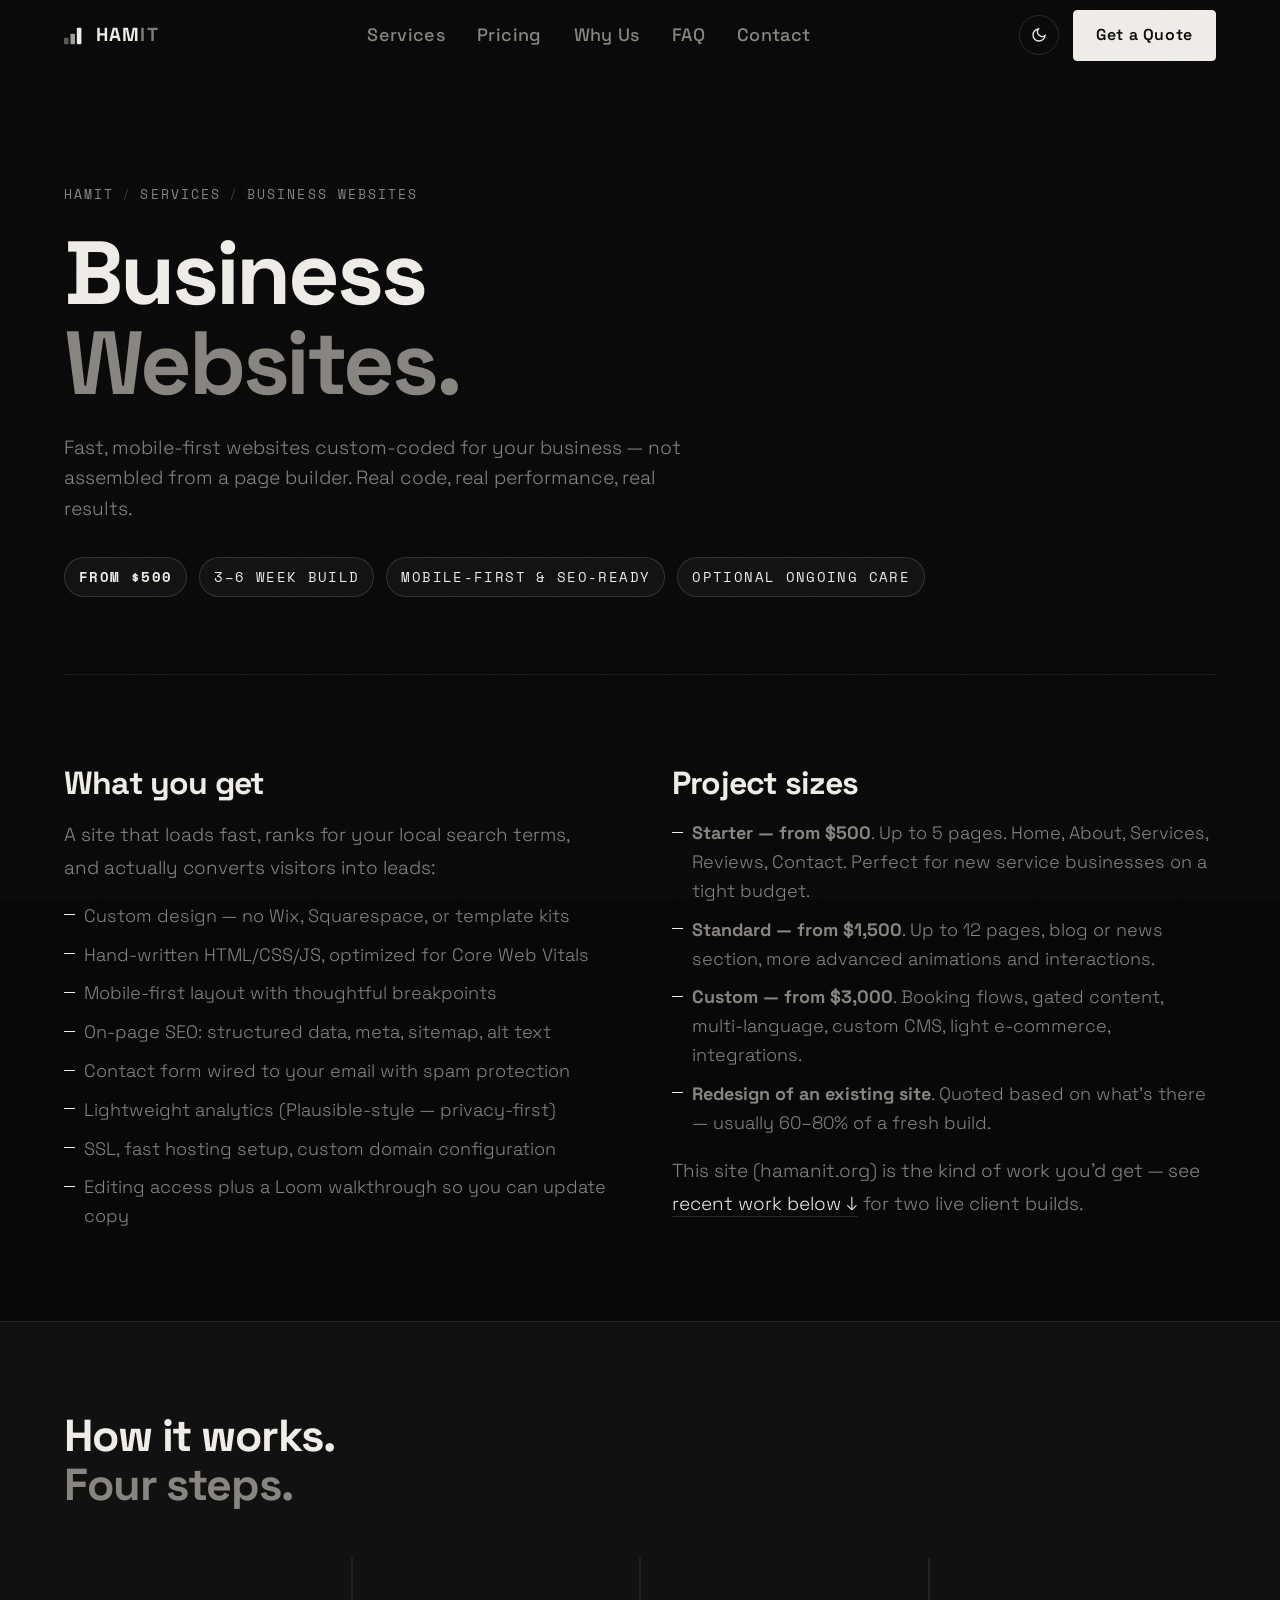
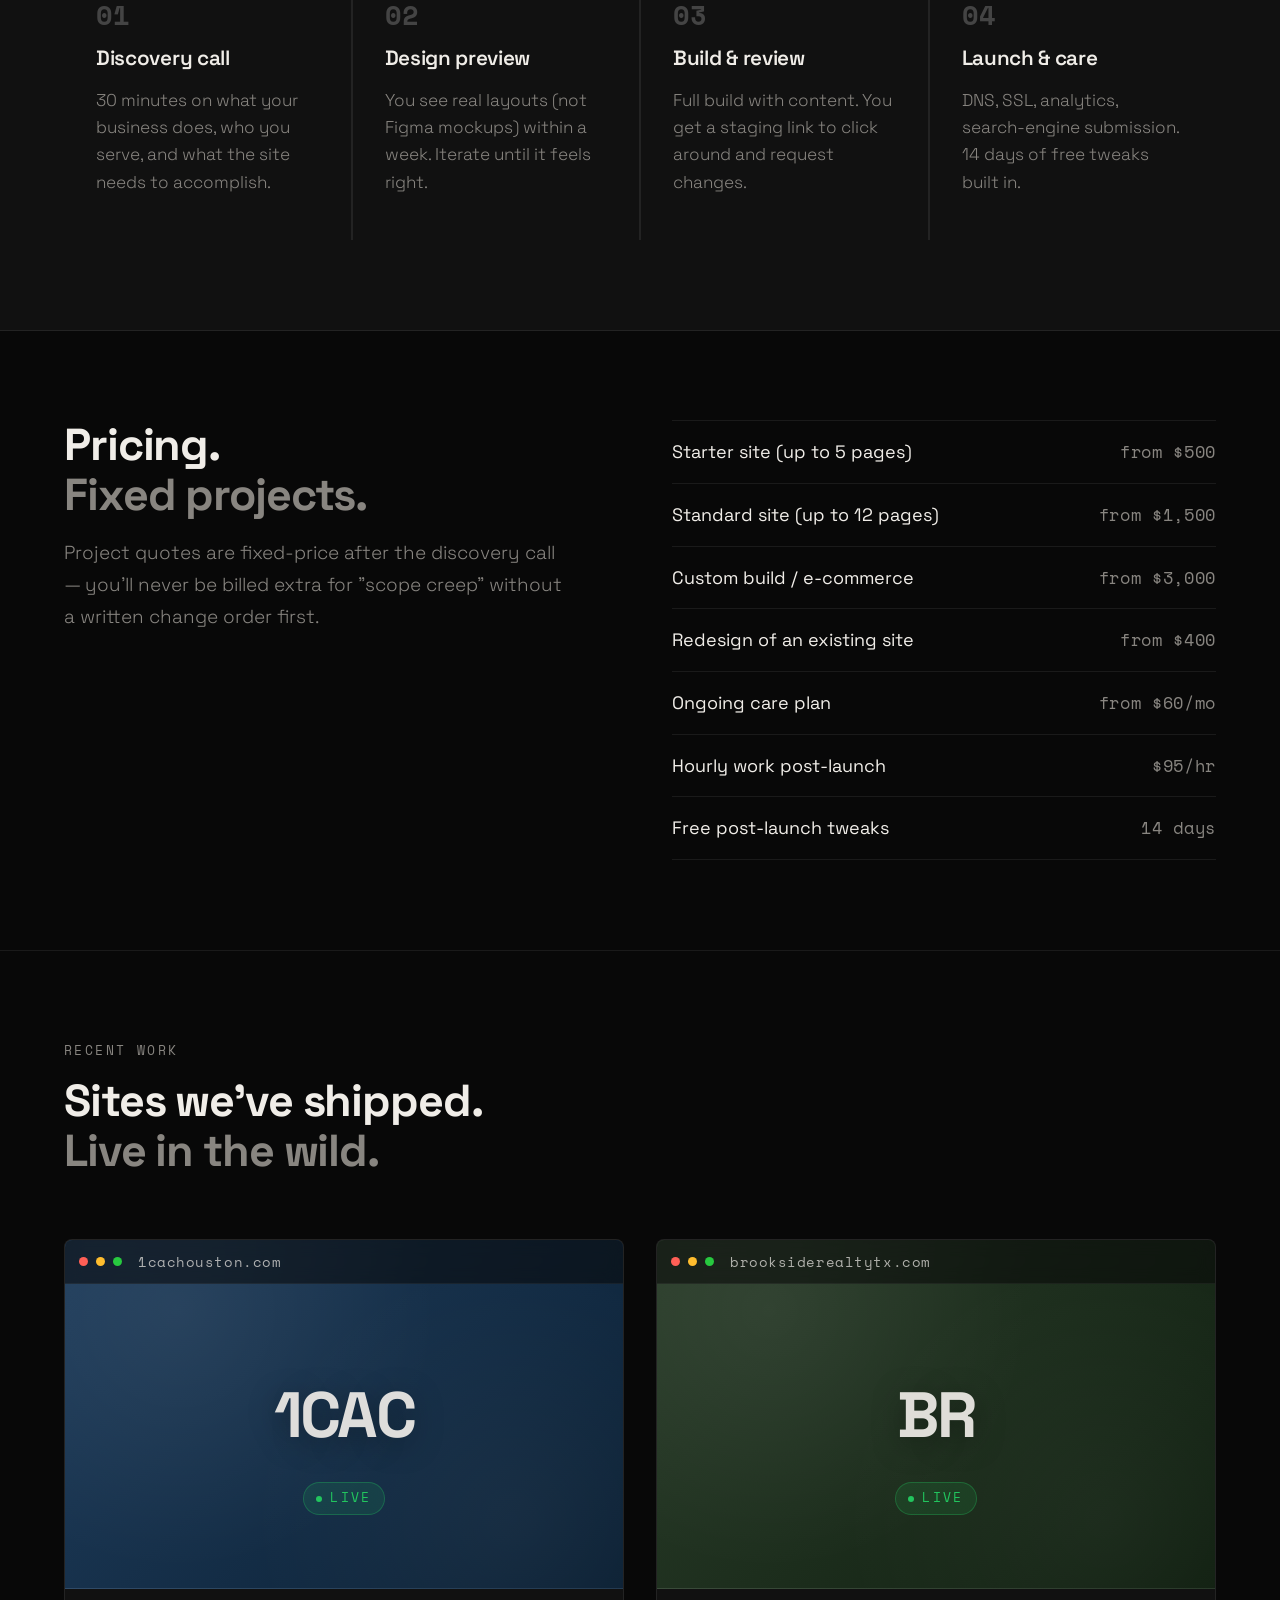
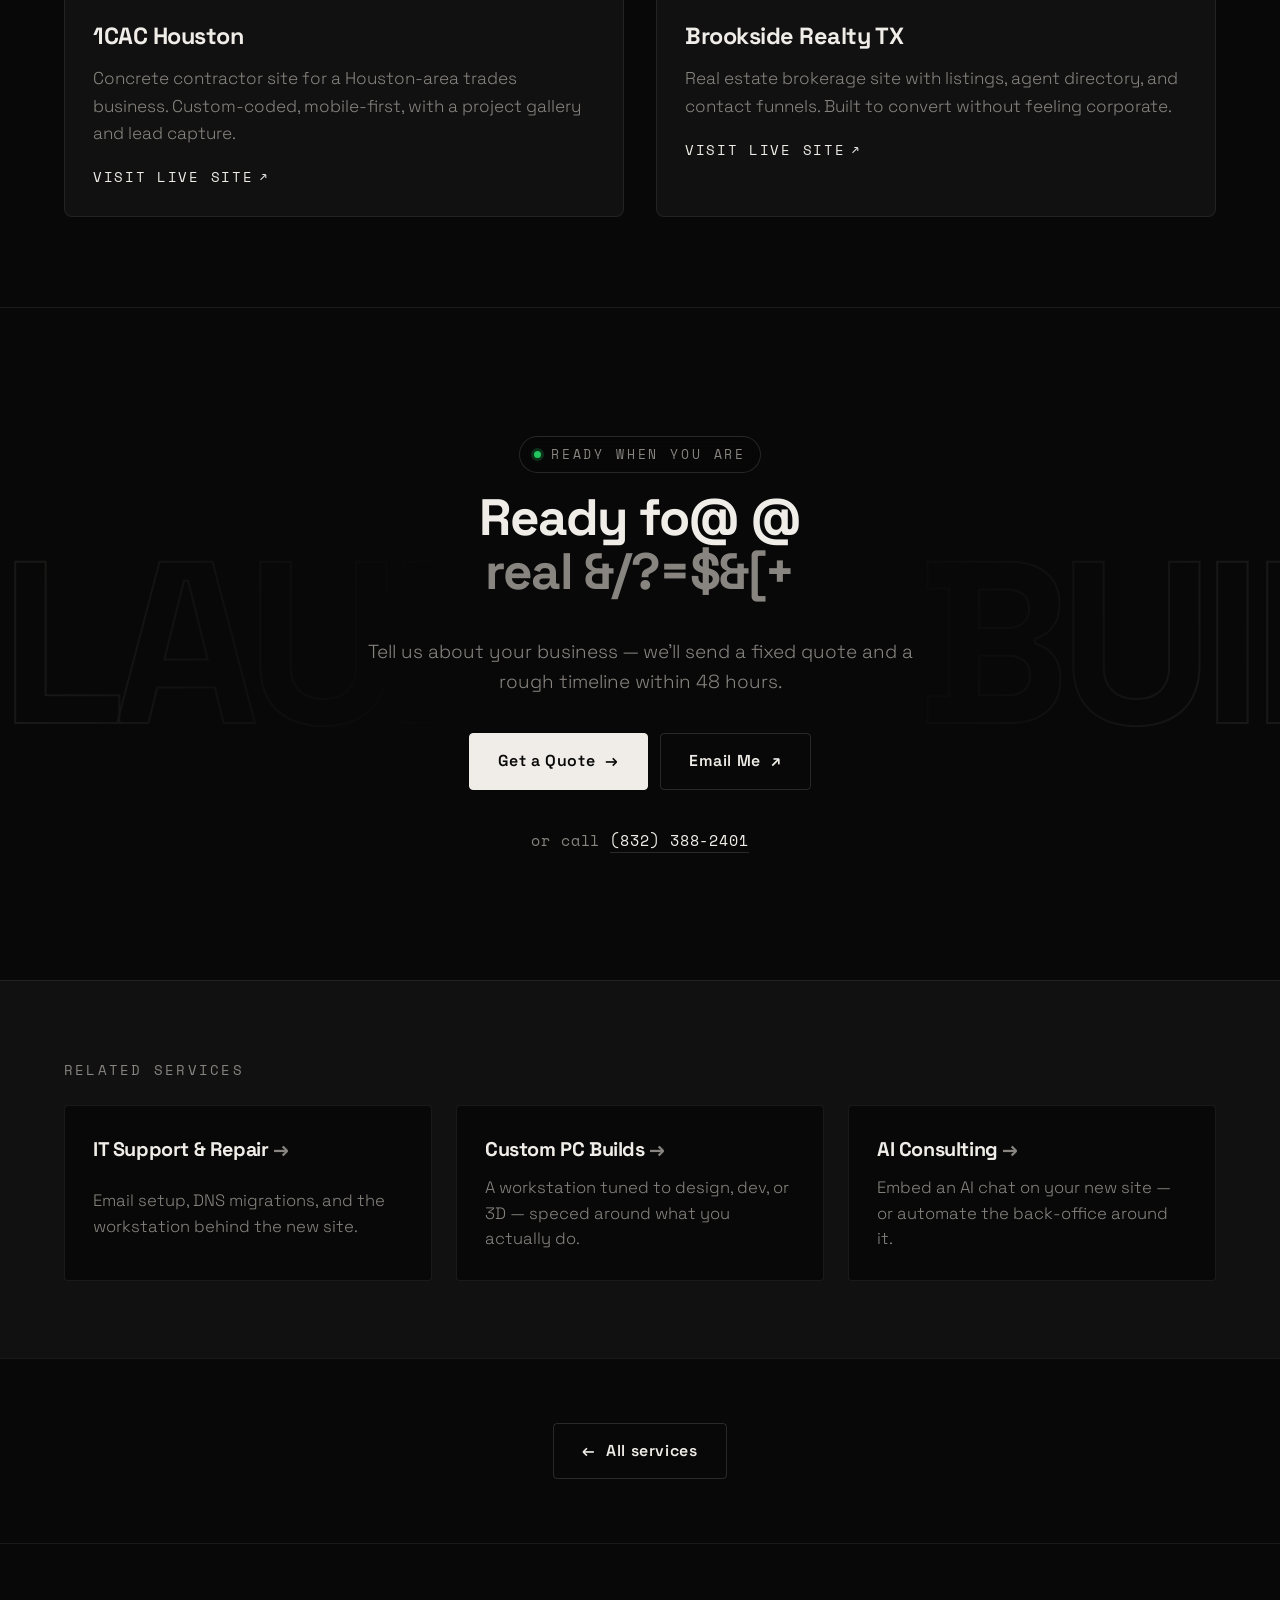
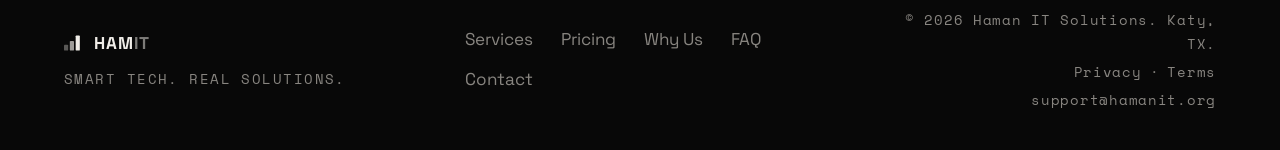
<file: services/websites.html>
<!doctype html>
<html lang="en" data-theme="dark">
<head>
  <meta charset="utf-8" />
  <meta name="viewport" content="width=device-width,initial-scale=1" />
  <link rel="icon" type="image/svg+xml" href="/favicon.svg" />
  <link rel="icon" type="image/png" href="/favicon.png" />
  <link rel="apple-touch-icon" sizes="180x180" href="/Images/favicon-180.png" />
  <link rel="manifest" href="/site.webmanifest" />
  <meta name="theme-color" content="#080808" />
  <meta name="referrer" content="strict-origin-when-cross-origin" />
  <title>Business Websites — Katy, TX | HAMIT</title>
  <meta name="description" content="Custom-coded business websites for Greater Houston. Fast, mobile-first, SEO-ready. No templates, no Wix, no Squarespace." />
  <link rel="canonical" href="https://hamanit.org/services/websites.html" />
  <meta property="og:type" content="website" />
  <meta property="og:title" content="Business Websites — HAMIT" />
  <meta property="og:url" content="https://hamanit.org/services/websites.html" />
  <meta property="og:image" content="https://hamanit.org/Images/og-image.png" />
  <meta property="og:image:width" content="1200" />
  <meta property="og:image:height" content="630" />
  <meta property="og:image:alt" content="HAMIT — Local Tech. Real Solutions. Katy, TX." />
  <meta name="twitter:card" content="summary_large_image" />
  <meta name="twitter:image" content="https://hamanit.org/Images/og-image.png" />
  <meta property="og:description" content="Hand-coded business websites that load fast, look sharp, and actually convert." />
  <link rel="preconnect" href="https://fonts.googleapis.com" />
  <link rel="preconnect" href="https://fonts.gstatic.com" crossorigin />
  <link href="https://fonts.googleapis.com/css2?family=Space+Grotesk:wght@300;400;500;600;700&family=Space+Mono:wght@400;700&display=swap" rel="stylesheet" />
  <script>
    // Instant theme init — runs before paint to prevent flash
    (function(){
      var saved = localStorage.getItem('hamit-theme');
      var theme = saved || 'dark';
      document.documentElement.setAttribute('data-theme', theme);
    })();
  </script>
  <link rel="stylesheet" href="../styles.css?v=20260502a" />
  <link rel="stylesheet" href="../interactions.css?v=20260502a" />
  <script type="application/ld+json">
  {
    "@context": "https://schema.org",
    "@type": "Service",
    "name": "Business Websites",
    "provider": {"@type": "LocalBusiness","@id": "https://hamanit.org/#business"},
    "areaServed": {"@type": "AdministrativeArea","name": "Greater Houston"},
    "description": "Custom-coded mobile-first business websites with on-site SEO, analytics, and ongoing care."
  }
  </script>
  <script type="application/ld+json">
  {
    "@context": "https://schema.org",
    "@type": "BreadcrumbList",
    "itemListElement": [
      {"@type": "ListItem","position": 1,"name": "HAMIT","item": "https://hamanit.org/"},
      {"@type": "ListItem","position": 2,"name": "Services","item": "https://hamanit.org/#services"},
      {"@type": "ListItem","position": 3,"name": "Business Websites","item": "https://hamanit.org/services/websites.html"}
    ]
  }
  </script>
  <script>
    try { sessionStorage.setItem('hamit-booted','1'); } catch(e){}
  </script>
</head>
<body>

<div class="noise" aria-hidden="true"></div>

<header class="nav scrolled" id="nav" role="banner">
  <div class="nav-inner">
    <a href="../index.html" class="nav-logo">
      <svg width="22" height="18" viewBox="0 0 48 36" fill="none" aria-hidden="true">
        <rect x="0"  y="22" width="10" height="14" rx="2" fill="currentColor" opacity="0.35"/>
        <rect x="14" y="13" width="10" height="23" rx="2" fill="currentColor" opacity="0.65"/>
        <rect x="28" y="0"  width="10" height="36" rx="2" fill="currentColor"/>
      </svg>
      <span class="logo-word">HAM<em>IT</em></span>
    </a>
    <nav class="nav-links" aria-label="Primary">
      <a href="../index.html#services">Services</a>
      <a href="../index.html#pricing">Pricing</a>
      <a href="../index.html#why">Why Us</a>
      <a href="../index.html#faq">FAQ</a>
      <a href="../index.html#contact">Contact</a>
    </nav>
    <div class="nav-right">
      <button class="theme-toggle" id="themeToggle" aria-label="Toggle theme">
        <svg class="icon-sun" width="16" height="16" viewBox="0 0 24 24" fill="none" stroke="currentColor" stroke-width="2"><circle cx="12" cy="12" r="4"/><path d="M12 2v2M12 20v2M4.93 4.93l1.41 1.41M17.66 17.66l1.41 1.41M2 12h2M20 12h2M4.93 19.07l1.41-1.41M17.66 6.34l1.41-1.41"/></svg>
        <svg class="icon-moon" width="16" height="16" viewBox="0 0 24 24" fill="none" stroke="currentColor" stroke-width="2"><path d="M21 12.79A9 9 0 1 1 11.21 3 7 7 0 0 0 21 12.79z"/></svg>
      </button>

<a href="../index.html#contact" class="btn btn-sm btn-primary nav-cta">Get a Quote</a>
      <button class="nav-menu-btn" id="navMenuBtn" aria-label="Open menu" aria-expanded="false">
        <span></span><span></span><span></span>
      </button>
    </div>
  </div>
  <div class="mobile-menu" id="mobileMenu" aria-hidden="true">
    <a href="../index.html#services">Services</a>
    <a href="../index.html#pricing">Pricing</a>
    <a href="../index.html#why">Why Us</a>
    <a href="../index.html#faq">FAQ</a>
    <a href="../index.html#contact">Contact</a>
    <a href="../index.html#contact" class="mobile-cta">Get a Quote <span aria-hidden="true">→</span></a>
  </div>
</header>

<main id="main" class="detail-page">
  <section class="detail-hero">
    <div class="detail-hero-inner">
      <nav class="detail-crumb" aria-label="Breadcrumb">
        <a href="../index.html">HAMIT</a>
        <span aria-hidden="true">/</span>
        <a href="../index.html#services">Services</a>
        <span aria-hidden="true">/</span>
        <span>Business Websites</span>
      </nav>
      <h1>Business<br><em>Websites.</em></h1>
      <p class="detail-lede">Fast, mobile-first websites custom-coded for your business — not assembled from a page builder. Real code, real performance, real results.</p>
      <div class="detail-meta-row">
        <span class="detail-pill"><strong>From $500</strong></span>
        <span class="detail-pill">3–6 week build</span>
        <span class="detail-pill">Mobile-first &amp; SEO-ready</span>
        <span class="detail-pill">Optional ongoing care</span>
      </div>
    </div>
  </section>

  <section class="detail-grid">
    <div class="detail-block">
      <h2>What you get</h2>
      <p>A site that loads fast, ranks for your local search terms, and actually converts visitors into leads:</p>
      <ul>
        <li>Custom design — no Wix, Squarespace, or template kits</li>
        <li>Hand-written HTML/CSS/JS, optimized for Core Web Vitals</li>
        <li>Mobile-first layout with thoughtful breakpoints</li>
        <li>On-page SEO: structured data, meta, sitemap, alt text</li>
        <li>Contact form wired to your email with spam protection</li>
        <li>Lightweight analytics (Plausible-style — privacy-first)</li>
        <li>SSL, fast hosting setup, custom domain configuration</li>
        <li>Editing access plus a Loom walkthrough so you can update copy</li>
      </ul>
    </div>
    <div class="detail-block">
      <h2>Project sizes</h2>
      <ul>
        <li><strong>Starter — from $500</strong>. Up to 5 pages. Home, About, Services, Reviews, Contact. Perfect for new service businesses on a tight budget.</li>
        <li><strong>Standard — from $1,500</strong>. Up to 12 pages, blog or news section, more advanced animations and interactions.</li>
        <li><strong>Custom — from $3,000</strong>. Booking flows, gated content, multi-language, custom CMS, light e-commerce, integrations.</li>
        <li><strong>Redesign of an existing site</strong>. Quoted based on what's there — usually 60–80% of a fresh build.</li>
      </ul>
      <p>This site (hamanit.org) is the kind of work you'd get — see <a href="#recent-work" style="color:var(--text);border-bottom:1px solid var(--border2)">recent work below ↓</a> for two live client builds.</p>
    </div>
  </section>

  <section class="detail-process">
    <div class="detail-process-inner">
      <h2>How it works.<br><em>Four steps.</em></h2>
      <div class="detail-steps">
        <div class="detail-step">
          <span class="detail-step-n">01</span>
          <h3>Discovery call</h3>
          <p>30 minutes on what your business does, who you serve, and what the site needs to accomplish.</p>
        </div>
        <div class="detail-step">
          <span class="detail-step-n">02</span>
          <h3>Design preview</h3>
          <p>You see real layouts (not Figma mockups) within a week. Iterate until it feels right.</p>
        </div>
        <div class="detail-step">
          <span class="detail-step-n">03</span>
          <h3>Build &amp; review</h3>
          <p>Full build with content. You get a staging link to click around and request changes.</p>
        </div>
        <div class="detail-step">
          <span class="detail-step-n">04</span>
          <h3>Launch &amp; care</h3>
          <p>DNS, SSL, analytics, search-engine submission. 14 days of free tweaks built in.</p>
        </div>
      </div>
    </div>
  </section>

  <section class="detail-pricing">
    <div class="detail-pricing-inner">
      <div>
        <h2>Pricing.<br><em>Fixed projects.</em></h2>
        <p style="font-size:1.05rem;color:var(--text2);font-weight:300;line-height:1.7;max-width:42ch">Project quotes are fixed-price after the discovery call — you'll never be billed extra for "scope creep" without a written change order first.</p>
      </div>
      <div class="detail-price-list">
        <div class="detail-price-row"><span>Starter site (up to 5 pages)</span><span>from $500</span></div>
        <div class="detail-price-row"><span>Standard site (up to 12 pages)</span><span>from $1,500</span></div>
        <div class="detail-price-row"><span>Custom build / e-commerce</span><span>from $3,000</span></div>
        <div class="detail-price-row"><span>Redesign of an existing site</span><span>from $400</span></div>
        <div class="detail-price-row"><span>Ongoing care plan</span><span>from $60/mo</span></div>
        <div class="detail-price-row"><span>Hourly work post-launch</span><span>$95/hr</span></div>
        <div class="detail-price-row"><span>Free post-launch tweaks</span><span>14 days</span></div>
      </div>
    </div>
  </section>

  <section class="detail-work" id="recent-work">
    <div class="detail-work-inner">
      <div class="detail-work-head">
        <span class="detail-work-label">RECENT WORK</span>
        <h2>Sites we've shipped.<br><em>Live in the wild.</em></h2>
      </div>
      <div class="work-grid">
        <a href="https://1cachouston.com" target="_blank" rel="noopener" class="work-card" style="--w-1:#1f3d5c;--w-2:#0a1f33">
          <div class="work-preview">
            <div class="work-browser">
              <span class="work-dot"></span><span class="work-dot"></span><span class="work-dot"></span>
              <span class="work-url">1cachouston.com</span>
            </div>
            <div class="work-preview-body">
              <span class="work-mark">1CAC</span>
              <span class="work-tag">Live</span>
            </div>
          </div>
          <div class="work-meta">
            <h3>1CAC Houston</h3>
            <p>Concrete contractor site for a Houston-area trades business. Custom-coded, mobile-first, with a project gallery and lead capture.</p>
            <span class="work-cta">Visit live site <span class="btn-arr">↗</span></span>
          </div>
        </a>
        <a href="https://brooksiderealtytx.com" target="_blank" rel="noopener" class="work-card" style="--w-1:#2a3d2a;--w-2:#0f1e0f">
          <div class="work-preview">
            <div class="work-browser">
              <span class="work-dot"></span><span class="work-dot"></span><span class="work-dot"></span>
              <span class="work-url">brooksiderealtytx.com</span>
            </div>
            <div class="work-preview-body">
              <span class="work-mark">BR</span>
              <span class="work-tag">Live</span>
            </div>
          </div>
          <div class="work-meta">
            <h3>Brookside Realty TX</h3>
            <p>Real estate brokerage site with listings, agent directory, and contact funnels. Built to convert without feeling corporate.</p>
            <span class="work-cta">Visit live site <span class="btn-arr">↗</span></span>
          </div>
        </a>
      </div>
    </div>
  </section>

  <section class="detail-cta-block detail-cta-creative">
    <div class="cta-bg" aria-hidden="true">
      <div class="cta-bg-track">
        <span>LAUNCH</span><span class="cta-bg-dot">·</span>
        <span>BUILD</span><span class="cta-bg-dot">·</span>
        <span>SHIP</span><span class="cta-bg-dot">·</span>
        <span>WEBSITES</span><span class="cta-bg-dot">·</span>
        <span>LAUNCH</span><span class="cta-bg-dot">·</span>
        <span>BUILD</span><span class="cta-bg-dot">·</span>
        <span>SHIP</span><span class="cta-bg-dot">·</span>
        <span>WEBSITES</span><span class="cta-bg-dot">·</span>
        <span>LAUNCH</span><span class="cta-bg-dot">·</span>
        <span>BUILD</span><span class="cta-bg-dot">·</span>
        <span>SHIP</span><span class="cta-bg-dot">·</span>
        <span>WEBSITES</span><span class="cta-bg-dot">·</span>
      </div>
    </div>
    <div class="cta-content">
      <span class="cta-eyebrow"><span class="cta-eyebrow-dot"></span>READY WHEN YOU ARE</span>
      <h2 class="cta-creative-h">
        <span class="glitch-word" data-text="Ready for a">Ready for a</span>
        <span class="glitch-word cta-em" data-text="real website?">real website?</span>
      </h2>
      <p class="cta-creative-p">Tell us about your business — we'll send a fixed quote and a rough timeline within 48 hours.</p>
      <div class="cta-buttons">
        <a href="../index.html#contact" class="btn btn-primary">Get a Quote <span class="btn-arr">→</span></a>
        <a href="mailto:support@hamanit.org" class="btn btn-ghost">Email Me <span class="btn-arr">↗</span></a>
      </div>
      <p class="cta-tertiary">or call <a href="tel:+18323882401">(832) 388-2401</a></p>
    </div>
  </section>

  <script>
    // Fire glitch on the creative CTA when it scrolls into view + on hover
    (function(){
      const chars = '!<>-_\\/[]{}—=+*^?#@$%&';
      function glitch(el){
        const orig = el.dataset.text;
        let iter = 0;
        const iv = setInterval(()=>{
          el.textContent = orig.split('').map((c,i)=>{
            if(i < iter) return orig[i];
            if(c === ' ') return ' ';
            return chars[Math.floor(Math.random()*chars.length)];
          }).join('');
          if(iter >= orig.length){ clearInterval(iv); el.textContent = orig; }
          iter += 0.45;
        },35);
      }
      const heading = document.querySelector('.cta-creative-h');
      if (!heading) return;
      const words = heading.querySelectorAll('.glitch-word');
      words.forEach(w => w.addEventListener('mouseenter', () => glitch(w)));
      if ('IntersectionObserver' in window){
        const io = new IntersectionObserver(entries => {
          entries.forEach(e => {
            if (!e.isIntersecting) return;
            words.forEach((w, i) => setTimeout(() => glitch(w), i * 220));
            io.disconnect();
          });
        }, { threshold: 0.4 });
        io.observe(heading);
      }
    })();
  </script>

  <section class="detail-related" aria-label="Related services">
    <div class="detail-related-inner">
      <span class="detail-related-label">Related services</span>
      <div class="detail-related-grid">
        <a href="it-support.html" class="detail-related-card">
          <span class="detail-related-name">IT Support &amp; Repair</span>
          <span class="detail-related-desc">Email setup, DNS migrations, and the workstation behind the new site.</span>
        </a>
        <a href="pc-builds.html" class="detail-related-card">
          <span class="detail-related-name">Custom PC Builds</span>
          <span class="detail-related-desc">A workstation tuned to design, dev, or 3D — speced around what you actually do.</span>
        </a>
        <a href="ai-consulting.html" class="detail-related-card">
          <span class="detail-related-name">AI Consulting</span>
          <span class="detail-related-desc">Embed an AI chat on your new site — or automate the back-office around it.</span>
        </a>
      </div>
    </div>
  </section>

  <section class="detail-back-row" aria-label="Back to all services">
    <a href="../index.html#services" class="btn btn-ghost">
      <span class="btn-arr-back" aria-hidden="true">←</span>
      All services
    </a>
  </section>
</main>

<footer class="footer">
  <div class="footer-inner">
    <div class="footer-brand">
      <a href="../index.html" class="footer-logo">
        <svg width="20" height="16" viewBox="0 0 48 36" fill="none" aria-hidden="true">
          <rect x="0"  y="22" width="10" height="14" rx="2" fill="currentColor" opacity="0.35"/>
          <rect x="14" y="13" width="10" height="23" rx="2" fill="currentColor" opacity="0.65"/>
          <rect x="28" y="0"  width="10" height="36" rx="2" fill="currentColor"/>
        </svg>
        <span>HAM<em>IT</em></span>
      </a>
      <p>Smart Tech. Real Solutions.</p>
    </div>
    <nav class="footer-nav">
      <a href="../index.html#services">Services</a>
      <a href="../index.html#pricing">Pricing</a>
      <a href="../index.html#why">Why Us</a>
      <a href="../index.html#faq">FAQ</a>
      <a href="../index.html#contact">Contact</a>
    </nav>
    <div class="footer-copy">
      <span>© 2026 Haman IT Solutions. Katy, TX.</span>
      <span class="footer-legal">
        <a href="../privacy.html">Privacy</a>
        <span aria-hidden="true">·</span>
        <a href="../terms.html">Terms</a>
      </span>
      <a href="mailto:support@hamanit.org">support@hamanit.org</a>
    </div>
  </div>
</footer>

<script src="../interactions.js?v=20260502a" defer></script>
</body>
</html>
</file>
<file: styles.css>
/* =========================================================
   HAMIT — styles.css  |  Dark premium, Space Grotesk
   ========================================================= */

/* ---------- TOKENS ---------------------------------------- */
:root {
  --bg:       #080808;
  --bg2:      #111111;
  --bg3:      #1a1a1a;
  --bg4:      #222222;
  --text:     #f0ede8;
  --text2:    #888580;
  --text3:    #444;
  --accent:   #f0ede8;
  --border:   rgba(240,237,232,0.08);
  --border2:  rgba(240,237,232,0.14);
  --ff:       'Space Grotesk', sans-serif;
  --mono:     'Space Mono', monospace;
  --max:      1280px;
  --gut:      clamp(20px,5vw,80px);
  --sec:      clamp(80px,12vw,160px);
  --nav-h:    72px;
  --ease:     cubic-bezier(0.22,1,0.36,1);
  --ease-in:  cubic-bezier(0.55,0,1,0.45);
  --r:        4px;
}
/* Status / accent colors — tuned for AA contrast in each theme */
:root{
  --ok:    #4ade80;   /* dark theme: light green for contrast on dark bg */
  --err:   #f87171;   /* dark theme: light red for contrast on dark bg */
}
[data-theme="light"]{
  --bg:    #f5f5f5;
  --bg2:   #ffffff;
  --bg3:   #ebebeb;
  --bg4:   #e0e0e0;
  --text:  #0a0a0a;
  --text2: #666;
  --text3: #bbb;
  --accent:#0a0a0a;
  --border:rgba(10,10,10,0.08);
  --border2:rgba(10,10,10,0.14);
  --ok:    #15803d;   /* light theme: deep green for contrast on white bg */
  --err:   #b91c1c;   /* light theme: deep red for contrast on white bg */
}

/* ---------- RESET ----------------------------------------- */
*,*::before,*::after{box-sizing:border-box;margin:0;padding:0}
html{scroll-behavior:smooth;-webkit-text-size-adjust:100%;font-size:18px}
body{
  background:var(--bg);color:var(--text);
  font-family:var(--ff);font-size:1rem;line-height:1.65;
  -webkit-font-smoothing:antialiased;overflow-x:hidden;
}
img,svg,canvas{display:block;max-width:100%}
a{color:inherit;text-decoration:none;}
button{font:inherit;color:inherit;background:none;border:none;cursor:pointer}
ul,ol{list-style:none}
input,select,textarea{font:inherit;color:inherit}
::selection{background:var(--text);color:var(--bg)}
.skip-link{position:absolute;top:-100px;left:16px;z-index:200;background:var(--text);color:var(--bg);padding:10px 18px;font-size:.85rem}
.skip-link:focus{top:16px}
:focus-visible{outline:2px solid var(--text);outline-offset:3px}

/* ---------- BOOT SCREEN ----------------------------------- */
body.booting{overflow:hidden}
/* Hold reveal-up elements until boot finishes so the hero animates in cleanly */
body.booting .reveal-up.in{opacity:0;transform:translateY(32px)}
.boot{
  position:fixed;inset:0;z-index:1500;
  background:var(--bg);color:var(--text);
  display:grid;place-items:center;
  isolation:isolate;
  transition:opacity .55s var(--ease),visibility 0s linear .55s;
}
.boot.done{opacity:0;visibility:hidden;pointer-events:none}
.boot-grid{
  position:absolute;inset:0;pointer-events:none;
  background-image:
    linear-gradient(rgba(240,237,232,0.045) 1px,transparent 1px),
    linear-gradient(90deg,rgba(240,237,232,0.045) 1px,transparent 1px);
  background-size:48px 48px;
  -webkit-mask-image:radial-gradient(ellipse at center,#000 30%,transparent 75%);
  mask-image:radial-gradient(ellipse at center,#000 30%,transparent 75%);
  opacity:.6;
}
[data-theme="light"] .boot-grid{
  background-image:
    linear-gradient(rgba(10,10,10,0.06) 1px,transparent 1px),
    linear-gradient(90deg,rgba(10,10,10,0.06) 1px,transparent 1px);
}
.boot-scan{
  position:absolute;left:0;right:0;top:0;height:120px;
  background:linear-gradient(to bottom,transparent,rgba(240,237,232,0.04),transparent);
  pointer-events:none;
  animation:bootScan 2.4s linear infinite;
}
[data-theme="light"] .boot-scan{
  background:linear-gradient(to bottom,transparent,rgba(10,10,10,0.05),transparent);
}
@keyframes bootScan{
  0%{transform:translateY(-100%)}
  100%{transform:translateY(100vh)}
}
.boot-stack{
  position:relative;z-index:2;
  display:grid;justify-items:center;
  gap:18px;
  padding:0 var(--gut);
  max-width:560px;width:100%;
}
.boot-tag-top{
  display:inline-flex;align-items:center;gap:10px;
  font-family:var(--mono);font-size:.72rem;letter-spacing:.18em;
  color:var(--text2);text-transform:uppercase;
  margin-bottom:6px;
  opacity:0;animation:bootFadeIn .45s var(--ease) .1s forwards;
}
.boot-dot{
  width:7px;height:7px;border-radius:50%;background:#22c55e;
  box-shadow:0 0 0 3px rgba(34,197,94,.22);
  animation:pulse 1.4s ease infinite;
}
.boot-bars{
  display:flex;align-items:flex-end;gap:6px;
  height:64px;margin-bottom:4px;
}
.boot-bars span{
  display:block;width:14px;background:var(--text);
  transform-origin:bottom;transform:scaleY(0);
  border-radius:2px;
  animation:bootBar .65s var(--ease) forwards;
}
.boot-bars span:nth-child(1){height:50%;animation-delay:.25s;opacity:.35}
.boot-bars span:nth-child(2){height:75%;animation-delay:.4s;opacity:.65}
.boot-bars span:nth-child(3){height:100%;animation-delay:.55s}
@keyframes bootBar{
  0%{transform:scaleY(0)}
  60%{transform:scaleY(1.04)}
  100%{transform:scaleY(1)}
}
.boot-word{
  font-family:var(--ff);font-weight:700;
  font-size:clamp(3.2rem,9vw,5.5rem);
  letter-spacing:-.04em;line-height:.95;
  color:var(--text);
  opacity:0;animation:bootFadeIn .5s var(--ease) .55s forwards;
}
.boot-tag{
  font-family:var(--mono);font-size:.78rem;letter-spacing:.32em;
  color:var(--text2);
  opacity:0;animation:bootFadeIn .45s var(--ease) .8s forwards;
}
.boot-bar{
  width:min(360px,80vw);height:2px;background:var(--border2);
  position:relative;overflow:hidden;
  margin-top:18px;
  opacity:0;animation:bootFadeIn .35s var(--ease) 1s forwards;
}
.boot-bar-fill{
  position:absolute;left:0;top:0;bottom:0;
  width:0%;background:var(--text);
  animation:bootFill 1.4s cubic-bezier(0.7,0,0.2,1) 1s forwards;
}
@keyframes bootFill{
  0%{width:0%}
  55%{width:72%}
  85%{width:90%}
  100%{width:100%}
}
.boot-meta{
  display:flex;justify-content:space-between;
  width:min(360px,80vw);
  font-family:var(--mono);font-size:.7rem;letter-spacing:.16em;
  color:var(--text3);text-transform:uppercase;
  opacity:0;animation:bootFadeIn .35s var(--ease) 1.05s forwards;
}
.boot-meta #bootStatus{color:var(--text2)}
.boot-skip{
  position:absolute;top:24px;right:24px;z-index:3;
  font-family:var(--mono);font-size:.72rem;letter-spacing:.16em;
  color:var(--text2);
  border:1px solid var(--border2);
  padding:8px 14px;border-radius:999px;
  cursor:pointer;
  transition:color .2s,border-color .2s,background .2s;
  opacity:0;animation:bootFadeIn .4s var(--ease) 1.4s forwards;
}
.boot-skip:hover{color:var(--text);border-color:var(--text);background:var(--bg2)}
@keyframes bootFadeIn{to{opacity:1}}
@media(prefers-reduced-motion:reduce){
  .boot{display:none}
}
@media(max-width:480px){
  .boot-skip{top:16px;right:16px;padding:6px 10px;font-size:.68rem}
}

/* ---------- NOISE ----------------------------------------- */
.noise{
  position:fixed;inset:0;z-index:1000;pointer-events:none;
  opacity:.035;
  background-image:url("data:image/svg+xml,%3Csvg viewBox='0 0 256 256' xmlns='http://www.w3.org/2000/svg'%3E%3Cfilter id='n'%3E%3CfeTurbulence type='fractalNoise' baseFrequency='0.9' numOctaves='4' stitchTiles='stitch'/%3E%3C/filter%3E%3Crect width='100%25' height='100%25' filter='url(%23n)'/%3E%3C/svg%3E");
  background-size:180px;
}

/* ---------- CURSOR (hidden — native cursor used) ----------- */
.cursor{display:none!important}


/* ---------- NAV ------------------------------------------- */
.nav{
  position:fixed;top:0;left:0;right:0;z-index:500;
  height:var(--nav-h);
  border-bottom:1px solid transparent;
  transition:background .4s var(--ease),border-color .4s var(--ease),backdrop-filter .4s;
}
.nav.scrolled{
  background:color-mix(in srgb,var(--bg) 85%,transparent);
  border-color:var(--border);
  backdrop-filter:blur(20px) saturate(140%);
  -webkit-backdrop-filter:blur(20px) saturate(140%);
}
.nav-inner{
  max-width:var(--max);height:100%;margin:0 auto;
  padding:0 var(--gut);
  display:flex;align-items:center;justify-content:space-between;gap:20px;
}
.nav-logo{
  display:flex;align-items:center;gap:10px;
  font-family:var(--ff);font-weight:700;font-size:1.05rem;letter-spacing:.06em;
  color:var(--text);white-space:nowrap;flex-shrink:0;
  line-height:1;
}
.logo-word{display:inline-flex;align-items:center;line-height:1}
.logo-word em{font-style:normal;opacity:.5}

.nav-links{display:flex;gap:clamp(20px,2.5vw,40px);flex-shrink:0}
.nav-links a{
  font-size:1rem;font-weight:500;letter-spacing:.02em;
  color:var(--text2);position:relative;padding-bottom:2px;
  transition:color .2s;
}
.nav-links a::after{
  content:'';position:absolute;left:0;bottom:0;
  width:100%;height:1px;background:var(--text);
  transform:scaleX(0);transform-origin:left;
  transition:transform .3s var(--ease);
}
.nav-links a:hover{color:var(--text)}
.nav-links a:hover::after{transform:scaleX(1)}

.nav-right{display:flex;align-items:center;gap:14px;flex-shrink:0}
.theme-toggle{
  width:40px;height:40px;border-radius:50%;
  border:1.5px solid var(--border2);color:var(--text);
  display:flex;align-items:center;justify-content:center;
  transition:border-color .2s,background .2s;
}
.theme-toggle:hover{background:var(--bg3);border-color:var(--text)}
.icon-sun{display:none}
.icon-moon{display:block}
[data-theme="light"] .icon-sun{display:block}
[data-theme="light"] .icon-moon{display:none}

.nav-menu-btn{display:none;width:36px;height:36px;flex-direction:column;align-items:center;justify-content:center;gap:5px}
.nav-menu-btn span{display:block;width:20px;height:1.5px;background:var(--text);transition:transform .25s var(--ease),opacity .2s}
.nav-menu-btn[aria-expanded="true"] span:nth-child(1){transform:translateY(6.5px) rotate(45deg)}
.nav-menu-btn[aria-expanded="true"] span:nth-child(2){opacity:0}
.nav-menu-btn[aria-expanded="true"] span:nth-child(3){transform:translateY(-6.5px) rotate(-45deg)}

.mobile-menu{
  display:none;position:fixed;top:var(--nav-h);left:0;right:0;
  background:var(--bg);border-bottom:1px solid var(--border);
  padding:20px var(--gut) 32px;flex-direction:column;z-index:499;
}
.mobile-menu.open{display:flex}
.mobile-menu a{font-size:2rem;font-weight:700;padding:10px 0;border-bottom:1px solid var(--border);color:var(--text)}
.mobile-menu a:last-child{border:none}
.mobile-menu .mobile-cta{
  margin-top:12px;
  background:var(--text);color:var(--bg);
  font-size:1rem;font-weight:600;letter-spacing:.04em;
  padding:14px 20px;border-radius:var(--r);
  border:none;text-align:center;
  display:inline-flex;align-items:center;justify-content:center;gap:8px;
}
.mobile-menu .mobile-cta:hover{opacity:.85}

/* ---------- BUTTONS --------------------------------------- */
.btn{
  display:inline-flex;align-items:center;gap:10px;
  font-family:var(--ff);font-weight:600;font-size:.88rem;letter-spacing:.04em;
  padding:14px 28px;border-radius:var(--r);
  border:1.5px solid transparent;
  transition:transform .15s var(--ease),opacity .2s,background .2s,color .2s,border-color .2s;
}
.btn:active{transform:scale(0.97)!important}
.btn-primary{background:var(--text);color:var(--bg);border-color:var(--text)}
.btn-primary:hover{opacity:.82}
.btn-ghost{background:transparent;color:var(--text);border-color:var(--border2)}
.btn-ghost:hover{background:var(--bg3);border-color:var(--border2)}
.btn-sm{padding:11px 22px;font-size:.88rem}
.btn-arr{display:inline-block;transition:transform .2s var(--ease)}
.btn:hover .btn-arr{transform:translateX(4px)}

/* ---------- HERO ------------------------------------------ */
.hero{
  position:relative;min-height:100vh;min-height:100svh;
  display:grid;align-content:center;
  padding:calc(var(--nav-h) + 80px) var(--gut) 0;
  overflow:hidden;isolation:isolate;
  background:var(--bg);
}
#heroCanvas{position:absolute;inset:0;width:100%;height:100%;z-index:0;pointer-events:auto}
.hero-inner{position:relative;z-index:1;max-width:var(--max);width:100%;margin:0 auto}
.hero-tag{
  display:inline-flex;align-items:center;gap:10px;
  font-family:var(--mono);font-size:.8rem;letter-spacing:.1em;text-transform:uppercase;
  color:var(--text2);margin-bottom:clamp(28px,4vw,48px);
}
.tag-dot{width:7px;height:7px;border-radius:50%;background:#22c55e;box-shadow:0 0 0 3px rgba(34,197,94,.22);flex:none;animation:pulse 2.5s ease infinite}
@keyframes pulse{0%,100%{box-shadow:0 0 0 3px rgba(34,197,94,.22)}50%{box-shadow:0 0 0 6px rgba(34,197,94,.08)}}

.hero-title{
  font-family:var(--ff);font-weight:700;
  font-size:clamp(4.5rem,13vw,12rem);
  line-height:.88;letter-spacing:-.04em;
  color:var(--text);
  margin-bottom:clamp(40px,6vw,72px);
}
.glitch-word{display:block;white-space:nowrap;transition:color .3s}
.hero-em{color:var(--text2)}

.hero-bottom{
  display:grid;grid-template-columns:1fr auto;align-items:end;gap:40px;
  padding-top:clamp(20px,3vw,36px);
  border-top:1px solid var(--border);
  padding-bottom:clamp(48px,8vw,96px);
}
.hero-sub{max-width:44ch;font-size:clamp(1.1rem,1.6vw,1.28rem);color:var(--text2);font-weight:300;line-height:1.65}
.hero-ctas{display:flex;gap:12px;flex-shrink:0;flex-wrap:wrap}

/* Hero stats bar */
.hero-stats{
  position:relative;z-index:1;
  display:grid;grid-template-columns:repeat(4,1fr);
  border-top:1px solid var(--border);
  max-width:100%;
}
.hero-stat{
  padding:clamp(20px,2.5vw,32px) var(--gut);
  border-right:1px solid var(--border);
  display:grid;gap:4px;
}
.hero-stat:last-child{border-right:none}
.stat-n{
  font-family:var(--mono);font-weight:700;
  font-size:clamp(2rem,4vw,3.5rem);
  line-height:1;color:var(--text);
}
.stat-plus{font-family:var(--mono);font-size:clamp(1.2rem,2vw,2rem);color:var(--text2);vertical-align:super;margin-left:2px}
.stat-l{font-size:.85rem;color:var(--text2);letter-spacing:.05em;text-transform:uppercase;font-family:var(--mono)}

/* ---------- MARQUEE --------------------------------------- */
.marquee-wrap{
  overflow:hidden;border-top:1px solid var(--border);border-bottom:1px solid var(--border);
  padding:16px 0;background:var(--bg2);
}
.marquee-track{
  display:flex;align-items:center;gap:32px;
  white-space:nowrap;
  animation:marquee 28s linear infinite;
  width:max-content;
}
.marquee-track span{font-family:var(--mono);font-size:.8rem;letter-spacing:.12em;text-transform:uppercase;color:var(--text2)}
.marquee-dot{color:var(--text2)!important;font-size:.6rem!important}
@keyframes marquee{from{transform:translateX(0)}to{transform:translateX(-50%)}}
.marquee-wrap:hover .marquee-track{animation-play-state:paused}

/* ---------- SECTIONS --------------------------------------- */
.section{padding:var(--sec) var(--gut);background:var(--bg)}
.section-dark{background:var(--bg2)}
.section-inner{max-width:var(--max);margin:0 auto}

.section-label{
  display:flex;align-items:center;gap:16px;
  margin-bottom:clamp(32px,5vw,64px);
}
.label-num{font-family:var(--mono);font-size:.75rem;letter-spacing:.18em;color:var(--text2)}
.label-line{flex:none;width:40px;height:1px;background:var(--border2)}
.label-text{font-family:var(--mono);font-size:.8rem;letter-spacing:.16em;text-transform:uppercase;color:var(--text2)}

.section-title{
  font-family:var(--ff);font-weight:700;
  font-size:clamp(2.8rem,6.5vw,6rem);
  line-height:.95;letter-spacing:-.03em;
  margin-bottom:clamp(48px,8vw,96px);
  color:var(--text);
}
.section-title em{font-style:normal;color:var(--text2)}

/* ---------- SERVICES GRID --------------------------------- */
.services-grid{
  display:grid;grid-template-columns:repeat(2,1fr);
  gap:2px;background:var(--border);
}

.service-card{
  position:relative;
  background:var(--bg);
  min-height:340px;
  overflow:hidden;
  isolation:isolate;
}
.service-card-front{
  position:relative;z-index:1;
  width:100%;height:100%;min-height:340px;
  padding:clamp(28px,3.5vw,44px);
  display:flex;flex-direction:column;gap:18px;
  transition:transform .55s var(--ease);
}
.service-card-front h3{
  font-size:clamp(1.8rem,3vw,2.6rem);font-weight:700;letter-spacing:-.025em;line-height:1.05;
  color:var(--text);margin-top:auto;
}
.service-icon{
  width:52px;height:52px;
  border:1px solid var(--border2);border-radius:var(--r);
  display:flex;align-items:center;justify-content:center;
  color:var(--text2);
  transition:border-color .35s,color .35s,background .35s;
}
.service-card:hover .service-icon{
  color:var(--text);border-color:var(--text);background:var(--bg3);
}
.service-flip-hint{
  font-family:var(--mono);font-size:.75rem;letter-spacing:.1em;
  text-transform:uppercase;color:var(--text2);
  display:inline-flex;align-items:center;gap:8px;
  opacity:.55;transition:opacity .3s,color .3s;
}
.service-card:hover .service-flip-hint{opacity:0;visibility:hidden}
.hint-arr{display:inline-block;animation:hintNudge 1.8s ease-in-out infinite;margin-left:2px}
@keyframes hintNudge{0%,100%{transform:translateY(0)}50%{transform:translateY(3px)}}
.service-flip-hint .hint-tap{display:none}
@media(pointer:coarse){
  .service-flip-hint .hint-hover{display:none}
  .service-flip-hint .hint-tap{display:inline}
}
.service-tag{
  font-family:var(--mono);font-size:.82rem;letter-spacing:.08em;text-transform:uppercase;color:var(--text2);
  border:1px solid var(--border2);padding:6px 14px;border-radius:999px;width:fit-content;
  transition:border-color .2s,color .2s;
}
.service-card:hover .service-tag{border-color:var(--text);color:var(--text)}

/* Slide-up details panel — replaces the 3D flip */
.service-card-back{
  position:absolute;left:0;right:0;bottom:0;
  z-index:2;
  padding:clamp(28px,3.5vw,44px);
  background:var(--bg3);
  border-top:1px solid var(--border2);
  display:flex;flex-direction:column;gap:16px;
  transform:translateY(100%);
  transition:transform .55s var(--ease);
  will-change:transform;
}
.service-card:hover .service-card-back,
.service-card.flipped .service-card-back{transform:translateY(0)}
.service-card-back p{font-size:1.05rem;line-height:1.65;color:var(--text);font-weight:400}
.service-card-back ul{display:grid;gap:8px}
.service-card-back li{font-size:.95rem;color:var(--text2);padding-left:18px;position:relative;font-weight:300;line-height:1.55}
.service-card-back li::before{content:'';position:absolute;left:0;top:.65em;width:9px;height:1px;background:var(--text2)}
.service-cta{
  display:inline-flex;align-items:center;gap:8px;
  font-family:var(--mono);font-size:.8rem;font-weight:700;letter-spacing:.1em;text-transform:uppercase;
  background:var(--text);color:var(--bg);
  padding:10px 20px;border-radius:var(--r);width:fit-content;
  transition:opacity .2s,transform .2s var(--ease);
  margin-top:auto;
}
.service-cta:hover{opacity:.85;transform:translateX(3px)}
@media(pointer:coarse){
  .service-flip-hint{opacity:1}
  .service-card.flipped .service-flip-hint{opacity:0;visibility:hidden}
}

/* ---------- WHY US ---------------------------------------- */
.why-head{
  display:grid;grid-template-columns:1.4fr 1fr;
  gap:clamp(32px,5vw,80px);
  align-items:end;
  margin-bottom:clamp(40px,5vw,72px);
}
.why-head .section-title{margin-bottom:0}
.why-lede{
  font-size:clamp(1rem,1.2vw,1.15rem);
  color:var(--text2);font-weight:300;line-height:1.7;max-width:42ch;
  padding-bottom:8px;
}
.why-grid{
  display:grid;grid-template-columns:repeat(3,1fr);
  gap:2px;background:var(--border);
}
.why-item{
  position:relative;
  background:var(--bg2);
  padding:clamp(32px,3.8vw,48px) clamp(28px,3.5vw,44px);
  display:flex;flex-direction:column;gap:14px;
  overflow:hidden;
  transition:background .35s var(--ease);
  isolation:isolate;
}
.why-item::before{
  content:'';position:absolute;left:0;top:0;
  height:2px;width:100%;
  background:var(--text);
  transform:scaleX(0);transform-origin:left;
  transition:transform .55s var(--ease);
}
.why-item:hover{background:var(--bg3)}
.why-item:hover::before{transform:scaleX(1)}
.why-row{
  display:flex;justify-content:space-between;align-items:center;
  margin-bottom:6px;
}
.why-n{
  font-family:var(--mono);font-size:.8rem;letter-spacing:.14em;color:var(--text3);
}
.why-metric{
  font-family:var(--mono);font-size:.78rem;letter-spacing:.08em;
  color:var(--text);
  background:var(--bg);
  border:1px solid var(--border2);
  padding:4px 10px;border-radius:999px;
  text-transform:none;
  transition:border-color .25s,color .25s;
}
.why-item:hover .why-metric{border-color:var(--text);}
.why-icon{
  width:42px;height:42px;
  display:flex;align-items:center;justify-content:center;
  color:var(--text2);
  transition:color .3s,transform .4s var(--ease);
}
.why-item:hover .why-icon{color:var(--text);transform:translateY(-2px)}
.why-item h3{
  font-size:clamp(1.25rem,1.8vw,1.55rem);
  font-weight:600;letter-spacing:-.02em;color:var(--text);
  margin-top:4px;
}
.why-item p{font-size:1.02rem;color:var(--text2);line-height:1.7;font-weight:300;position:relative;z-index:1}
.why-bg{
  position:absolute;
  font-family:var(--mono);font-weight:700;
  font-size:11rem;line-height:.8;
  color:var(--text);
  opacity:.025;
  bottom:-22px;right:-12px;
  pointer-events:none;
  z-index:0;
  transition:opacity .35s,transform .55s var(--ease);
}
.why-item:hover .why-bg{opacity:.05;transform:translate(-4px,-4px)}

@media(max-width:1024px){
  .why-head{grid-template-columns:1fr}
}

/* ---------- ABOUT ----------------------------------------- */
.about-split{display:grid;gap:clamp(48px,6vw,80px)}
.about-top{
  display:grid;grid-template-columns:1fr 1fr;
  gap:clamp(40px,6vw,96px);align-items:end;
  padding-bottom:clamp(40px,5vw,72px);
  border-bottom:1px solid var(--border);
}
.about-left{display:grid;gap:28px}
.about-right-top{display:grid;gap:20px;align-content:end}
.about-big{font-size:clamp(1.3rem,2.2vw,2rem);font-weight:500;color:var(--text);line-height:1.4;letter-spacing:-.01em}
.about-body{font-size:clamp(1rem,1.2vw,1.1rem);color:var(--text2);line-height:1.75;font-weight:300}

.about-cards-row{display:grid;grid-template-columns:repeat(3,1fr);gap:2px;background:var(--border)}
.about-card{
  padding:clamp(28px,3.5vw,44px) clamp(24px,3vw,36px);
  display:grid;gap:14px;align-content:start;
  transition:background .25s;
}
.ac-1{background:var(--bg2)}
.ac-2{background:var(--bg3)}
.ac-3{background:var(--bg4)}
.about-card:hover{filter:brightness(1.06)}
.ac-label{font-family:var(--mono);font-size:.75rem;letter-spacing:.18em;text-transform:uppercase;color:var(--text2)}
.about-card p{font-size:1.05rem;color:var(--text2);line-height:1.7;font-weight:300}

/* ---------- REVIEWS --------------------------------------- */
.reviews-marquee{
  position:relative;
  overflow:hidden;
  margin:0 calc(var(--gut) * -1);
  padding:8px 0;
  -webkit-mask-image:linear-gradient(to right,transparent 0,#000 8%,#000 92%,transparent 100%);
  mask-image:linear-gradient(to right,transparent 0,#000 8%,#000 92%,transparent 100%);
}
.reviews-track{
  display:flex;
  gap:clamp(16px,2vw,24px);
  width:max-content;
  animation:reviewsScroll 70s linear infinite;
  will-change:transform;
}
.reviews-marquee:hover .reviews-track{animation-play-state:paused}
@keyframes reviewsScroll{
  from{transform:translateX(0)}
  to{transform:translateX(calc(-50% - clamp(8px,1vw,12px)))}
}
.review-card{
  flex:0 0 clamp(300px,28vw,400px);
  background:var(--bg3);border:1px solid var(--border);
  padding:clamp(26px,3vw,38px);
  display:grid;gap:18px;align-content:start;
  transition:transform .35s var(--ease),background .25s,border-color .25s;
}
.review-card:hover{transform:translateY(-6px);background:var(--bg4);border-color:var(--border2)}
.review-stars{color:#c8942a;font-size:.9rem;letter-spacing:2px}
.review-card blockquote{
  font-size:clamp(1rem,1.2vw,1.12rem);line-height:1.6;color:var(--text);
  font-weight:400;
}
.review-card cite{
  display:grid;gap:3px;padding-top:14px;border-top:1px solid var(--border);
  font-style:normal;font-weight:600;font-size:.85rem;color:var(--text);
}
.review-card cite span{font-size:.85rem;color:var(--text2);font-weight:300}
@media(prefers-reduced-motion:reduce){
  .reviews-track{animation:none;flex-wrap:wrap;justify-content:center}
}

/* ---------- PRICING --------------------------------------- */
.pricing-head{
  display:grid;grid-template-columns:1.4fr 1fr;
  gap:clamp(32px,5vw,80px);
  align-items:end;
  margin-bottom:clamp(40px,5vw,72px);
}
.pricing-head .section-title{margin-bottom:0}
.pricing-lede{
  font-size:clamp(1rem,1.2vw,1.15rem);
  color:var(--text2);font-weight:300;line-height:1.7;max-width:42ch;
  padding-bottom:8px;
}
.pricing-grid{
  display:grid;grid-template-columns:repeat(4,1fr);
  gap:2px;background:var(--border);
}
.price-card{
  position:relative;
  background:var(--bg);
  padding:clamp(28px,3vw,40px) clamp(24px,2.5vw,32px);
  display:flex;flex-direction:column;gap:18px;
  transition:background .3s var(--ease);
}
.price-card:hover{background:var(--bg3)}
.price-card-feature{background:var(--bg3)}
.price-card-feature:hover{background:var(--bg4)}
.price-flag{
  position:absolute;top:0;right:clamp(16px,2vw,24px);
  transform:translateY(-50%);
  font-family:var(--mono);font-size:.68rem;letter-spacing:.18em;
  text-transform:uppercase;color:var(--bg);background:var(--text);
  padding:5px 12px;border-radius:999px;
}
.price-head{display:flex;justify-content:space-between;align-items:baseline;gap:12px}
.price-tag{
  font-family:var(--ff);font-weight:600;font-size:1.05rem;letter-spacing:-.01em;
  color:var(--text);
}
.price-from{
  font-family:var(--mono);font-size:.7rem;letter-spacing:.16em;
  text-transform:uppercase;color:var(--text3);
}
.price-amount{
  display:flex;align-items:baseline;gap:6px;
  font-family:var(--ff);font-weight:700;
  font-size:clamp(2.2rem,3.5vw,3.2rem);
  letter-spacing:-.03em;color:var(--text);line-height:1;
  margin:6px 0 4px;
}
.price-cur{font-size:.6em;color:var(--text2);font-weight:600;align-self:flex-start;margin-top:.3em}
.price-unit{
  font-family:var(--mono);font-size:.78rem;letter-spacing:.06em;
  text-transform:uppercase;color:var(--text2);font-weight:400;
  margin-left:4px;
}
.price-list{
  display:grid;gap:10px;
  border-top:1px solid var(--border);
  padding-top:18px;
}
.price-list li{
  font-size:.95rem;color:var(--text2);line-height:1.55;font-weight:300;
  padding-left:18px;position:relative;
}
.price-list li::before{
  content:'';position:absolute;left:0;top:.7em;
  width:9px;height:1px;background:var(--text2);
}
.price-cta{
  display:inline-flex;align-items:center;gap:6px;
  font-family:var(--mono);font-size:.78rem;letter-spacing:.12em;
  text-transform:uppercase;color:var(--text);
  margin-top:auto;
  padding-top:12px;
  border-top:1px solid var(--border);
  transition:gap .25s var(--ease);
}
.price-cta:hover{gap:10px;color:var(--text)}
.pricing-note{
  margin-top:clamp(28px,3vw,40px);
  font-size:.95rem;color:var(--text2);text-align:center;font-weight:300;
}
.pricing-note a{color:var(--text);border-bottom:1px solid var(--border2);padding-bottom:1px;transition:border-color .2s}
.pricing-note a:hover{border-color:var(--text)}
@media(max-width:1024px){
  .pricing-head{grid-template-columns:1fr}
  .pricing-grid{grid-template-columns:repeat(2,1fr)}
}
@media(max-width:640px){
  .pricing-grid{grid-template-columns:1fr}
}

/* ---------- FAQ ------------------------------------------- */
.faq-head{
  display:grid;grid-template-columns:1.4fr 1fr;
  gap:clamp(32px,5vw,80px);
  align-items:end;
  margin-bottom:clamp(40px,5vw,72px);
}
.faq-head .section-title{margin-bottom:0}
.faq-lede{
  font-size:clamp(1rem,1.2vw,1.15rem);
  color:var(--text2);font-weight:300;line-height:1.7;max-width:42ch;
  padding-bottom:8px;
}
.faq-lede a{color:var(--text);border-bottom:1px solid var(--border2);transition:border-color .2s}
.faq-lede a:hover{border-color:var(--text)}
.faq-list{
  display:grid;
  border-top:1px solid var(--border);
}
.faq-item{
  border-bottom:1px solid var(--border);
  transition:background .25s;
}
.faq-item[open]{background:var(--bg2)}
.faq-item summary{
  display:flex;align-items:center;justify-content:space-between;gap:24px;
  padding:clamp(20px,2.5vw,28px) clamp(8px,1.5vw,16px);
  cursor:pointer;list-style:none;
  transition:color .2s;
}
.faq-item summary::-webkit-details-marker{display:none}
.faq-item summary:hover{color:var(--text)}
.faq-q{
  font-family:var(--ff);font-weight:600;
  font-size:clamp(1.05rem,1.5vw,1.25rem);
  letter-spacing:-.015em;color:var(--text);line-height:1.4;
  flex:1;
}
.faq-icon{
  flex:none;
  width:28px;height:28px;
  border:1px solid var(--border2);border-radius:50%;
  position:relative;
  transition:border-color .25s,transform .35s var(--ease);
}
.faq-icon::before,
.faq-icon::after{
  content:'';position:absolute;
  background:var(--text);
  left:50%;top:50%;
}
.faq-icon::before{
  width:10px;height:1.5px;
  transform:translate(-50%,-50%);
}
.faq-icon::after{
  width:1.5px;height:10px;
  transform:translate(-50%,-50%);
  transition:transform .25s var(--ease);
}
.faq-item[open] .faq-icon{border-color:var(--text);transform:rotate(180deg)}
.faq-item[open] .faq-icon::after{transform:translate(-50%,-50%) scaleY(0)}
.faq-a{
  padding:0 clamp(8px,1.5vw,16px) clamp(20px,2.5vw,28px);
  max-width:80ch;
}
.faq-a p{
  font-size:1rem;color:var(--text2);line-height:1.7;font-weight:300;
}
@media(max-width:1024px){
  .faq-head{grid-template-columns:1fr}
}

/* ---------- PROCESS --------------------------------------- */
.process-steps{
  display:grid;grid-template-columns:repeat(3,1fr);
  gap:2px;background:var(--border);
}
.process-step{
  background:var(--bg);
  padding:clamp(36px,5vw,60px) clamp(28px,3.5vw,44px);
  display:grid;gap:20px;align-content:start;
  transition:background .25s;
}
.process-step:hover{background:var(--bg2)}
.process-n{
  font-family:var(--mono);font-weight:700;
  font-size:clamp(3rem,5vw,5rem);
  line-height:1;color:var(--text3);
}
.process-line{width:32px;height:2px;background:var(--border2)}
.process-step h3{font-size:clamp(1.3rem,2vw,1.8rem);font-weight:600;letter-spacing:-.02em;color:var(--text)}
.process-step p{font-size:1.1rem;line-height:1.7;color:var(--text2);font-weight:300}

/* ---------- CONTACT --------------------------------------- */
.section-contact{background:var(--bg2)}
.contact-split{display:grid;grid-template-columns:5fr 6fr;gap:clamp(48px,8vw,120px);align-items:start}
.contact-left{display:grid;gap:32px}
.contact-lede{font-size:clamp(1.15rem,1.6vw,1.4rem);color:var(--text2);line-height:1.6;font-weight:300;max-width:38ch}
.contact-info{display:grid;gap:0;border-top:1px solid var(--border)}
.contact-info li{
  display:grid;grid-template-columns:90px 1fr;gap:12px;
  padding:14px 0;border-bottom:1px solid var(--border);
  font-size:1rem;align-items:baseline;
}
.contact-info li span:first-child{
  font-family:var(--mono);font-size:.82rem;letter-spacing:.12em;text-transform:uppercase;color:var(--text2);
}
.contact-info a{color:var(--text);border-bottom:1px solid var(--border);transition:border-color .2s;padding-bottom:1px}
.contact-info a:hover{border-color:var(--text)}

/* Form */
.contact-form{
  background:var(--bg3);border:1px solid var(--border);
  padding:clamp(28px,3.5vw,44px);
  display:grid;gap:20px;
}
.form-heading{
  font-family:var(--mono);font-size:.78rem;letter-spacing:.16em;
  text-transform:uppercase;color:var(--text2);
  margin-bottom:4px;
}
.form-row-pair{display:grid;grid-template-columns:1fr 1fr;gap:20px}
.form-row{display:grid;gap:8px}
.form-row label{
  font-family:var(--mono);font-size:.78rem;letter-spacing:.12em;
  text-transform:uppercase;color:var(--text2);
}
.form-row input,
.form-row select,
.form-row textarea{
  background:var(--bg2);
  border:1px solid var(--border2);
  border-radius:var(--r);
  padding:12px 14px;font-size:.98rem;
  color:var(--text);font-family:var(--ff);
  outline:none;width:100%;-webkit-appearance:none;appearance:none;
  caret-color:var(--text);
  transition:border-color .2s,background .2s;
}
.form-row input::placeholder,
.form-row textarea::placeholder{color:var(--text2);opacity:.7}
.form-row input:hover,
.form-row select:hover,
.form-row textarea:hover{border-color:var(--text2)}
.form-row input:focus,
.form-row select:focus,
.form-row textarea:focus{border-color:var(--text);background:var(--bg)}
[data-theme="light"] .form-row input,
[data-theme="light"] .form-row select,
[data-theme="light"] .form-row textarea{background:var(--bg2)}
[data-theme="light"] .form-row input:focus,
[data-theme="light"] .form-row select:focus,
[data-theme="light"] .form-row textarea:focus{background:#fff}

/* Kill autofill's white background that was hiding cream text */
.form-row input:-webkit-autofill,
.form-row select:-webkit-autofill,
.form-row textarea:-webkit-autofill,
.form-row input:-webkit-autofill:hover,
.form-row input:-webkit-autofill:focus{
  -webkit-text-fill-color:var(--text);
  -webkit-box-shadow:0 0 0 1000px var(--bg2) inset;
  box-shadow:0 0 0 1000px var(--bg2) inset;
  caret-color:var(--text);
  transition:background-color 9999s ease-in-out 0s;
}
[data-theme="light"] .form-row input:-webkit-autofill,
[data-theme="light"] .form-row select:-webkit-autofill,
[data-theme="light"] .form-row textarea:-webkit-autofill{
  -webkit-box-shadow:0 0 0 1000px var(--bg2) inset;
  box-shadow:0 0 0 1000px var(--bg2) inset;
}

.form-row textarea{resize:vertical;min-height:130px;line-height:1.55}
.select-wrap{position:relative}
.select-wrap select{padding-right:36px;cursor:pointer}
.select-arr{position:absolute;right:14px;top:50%;transform:translateY(-50%);pointer-events:none;color:var(--text2)}
.form-row select option{background:var(--bg2);color:var(--text)}
.form-row select:invalid,
.form-row select option[value=""]{color:var(--text3)}
[data-theme="light"] .form-row select option{background:var(--bg2);color:var(--text)}
.hp-field{position:absolute;left:-9999px;width:1px;height:1px;opacity:0}
.btn-submit{margin-top:4px;width:100%;justify-content:center}
.form-status{font-size:.88rem;min-height:1.2em;color:var(--text2)}
.form-status[data-state="ok"]{color:var(--ok)}
.form-status[data-state="err"]{color:var(--err)}
.form-status a{color:inherit;text-decoration:underline;text-underline-offset:3px}
.contact-form.is-loading .btn-submit{opacity:.5;pointer-events:none}

@media(max-width:640px){.form-row-pair{grid-template-columns:1fr}}

/* ---------- LEGAL + DETAIL PAGES -------------------------- */
.legal-page,.detail-page{padding-top:var(--nav-h)}
.legal-crumb,.detail-crumb{
  display:flex;align-items:center;gap:8px;
  font-family:var(--mono);font-size:.72rem;letter-spacing:.16em;
  text-transform:uppercase;color:var(--text2);
  margin-bottom:24px;
}
.legal-crumb a,.detail-crumb a{color:var(--text2);transition:color .2s}
.legal-crumb a:hover,.detail-crumb a:hover{color:var(--text)}
.legal-crumb span[aria-hidden],.detail-crumb span[aria-hidden]{opacity:.4}
.legal-meta,.detail-meta{
  font-family:var(--mono);font-size:.78rem;letter-spacing:.08em;
  color:var(--text3);margin-bottom:48px;
}
.legal-body{
  max-width:72ch;
  display:grid;gap:18px;
}
.legal-body h2{
  font-family:var(--ff);font-weight:700;
  font-size:clamp(1.2rem,1.8vw,1.5rem);
  letter-spacing:-.015em;color:var(--text);
  margin-top:24px;
}
.legal-body p,.legal-body li{
  font-size:1rem;color:var(--text2);line-height:1.75;font-weight:300;
}
.legal-body strong{color:var(--text);font-weight:600}
.legal-body a{color:var(--text);border-bottom:1px solid var(--border2);padding-bottom:1px;transition:border-color .2s}
.legal-body a:hover{border-color:var(--text)}
.legal-body ul{display:grid;gap:8px;padding-left:0}
.legal-body li{padding-left:18px;position:relative}
.legal-body li::before{content:'';position:absolute;left:0;top:.7em;width:9px;height:1px;background:var(--text2)}
.legal-body code{font-family:var(--mono);font-size:.92em;background:var(--bg2);padding:1px 6px;border-radius:3px;color:var(--text)}
.legal-foot{margin-top:64px;padding-top:32px;border-top:1px solid var(--border)}

/* ---------- SERVICE DETAIL PAGE --------------------------- */
.detail-hero{
  padding:calc(var(--nav-h) + 40px) var(--gut) 0;
}
.detail-hero-inner{max-width:var(--max);margin:0 auto;padding-bottom:clamp(48px,6vw,80px);border-bottom:1px solid var(--border)}
.detail-hero h1{
  font-family:var(--ff);font-weight:700;
  font-size:clamp(2.8rem,7vw,5.5rem);
  letter-spacing:-.035em;line-height:1;
  color:var(--text);
  margin:0 0 24px;max-width:18ch;
}
.detail-hero h1 em{font-style:normal;color:var(--text2)}
.detail-lede{
  font-size:clamp(1.05rem,1.5vw,1.3rem);
  color:var(--text2);font-weight:300;line-height:1.6;
  max-width:54ch;margin-bottom:32px;
}
.detail-meta-row{
  display:flex;flex-wrap:wrap;gap:12px;
}
.detail-pill{
  font-family:var(--mono);font-size:.76rem;letter-spacing:.1em;
  text-transform:uppercase;color:var(--text);
  background:var(--bg2);border:1px solid var(--border2);
  padding:8px 14px;border-radius:999px;
}
.detail-pill strong{font-weight:700;color:var(--text)}

.detail-grid{
  display:grid;grid-template-columns:1fr 1fr;
  gap:clamp(40px,5vw,80px);
  padding:clamp(60px,7vw,100px) var(--gut);
  max-width:var(--max);margin:0 auto;
}
.detail-block{display:grid;gap:18px;align-content:start}
.detail-block h2{
  font-family:var(--ff);font-weight:700;
  font-size:clamp(1.6rem,2.5vw,2.2rem);
  letter-spacing:-.025em;line-height:1.15;color:var(--text);
}
.detail-block p{font-size:1.05rem;line-height:1.7;color:var(--text2);font-weight:300}
.detail-block ul{display:grid;gap:10px}
.detail-block li{
  font-size:1rem;line-height:1.6;color:var(--text2);font-weight:300;
  padding-left:20px;position:relative;
}
.detail-block li::before{
  content:'';position:absolute;left:0;top:.7em;
  width:11px;height:1px;background:var(--text);
}

.detail-process{
  padding:clamp(60px,7vw,100px) var(--gut);
  background:var(--bg2);
  border-top:1px solid var(--border);
  border-bottom:1px solid var(--border);
}
.detail-process-inner{max-width:var(--max);margin:0 auto}
.detail-process h2{
  font-family:var(--ff);font-weight:700;
  font-size:clamp(2rem,3.5vw,3rem);
  letter-spacing:-.025em;line-height:1.1;
  color:var(--text);margin-bottom:48px;
}
.detail-process h2 em{font-style:normal;color:var(--text2)}
.detail-steps{
  display:grid;grid-template-columns:repeat(4,1fr);
  gap:2px;background:var(--border);
}
.detail-step{
  background:var(--bg2);
  padding:clamp(28px,3.5vw,44px) clamp(24px,3vw,32px);
  display:grid;gap:12px;align-content:start;
}
.detail-step-n{font-family:var(--mono);font-weight:700;font-size:1.5rem;color:var(--text3);line-height:1}
.detail-step h3{font-size:1.15rem;font-weight:600;letter-spacing:-.015em;color:var(--text)}
.detail-step p{font-size:.95rem;color:var(--text2);line-height:1.6;font-weight:300}

.detail-pricing{
  padding:clamp(60px,7vw,100px) var(--gut);
}
.detail-pricing-inner{max-width:var(--max);margin:0 auto;display:grid;grid-template-columns:1fr 1fr;gap:clamp(40px,5vw,80px);align-items:start}
.detail-pricing h2{
  font-family:var(--ff);font-weight:700;
  font-size:clamp(2rem,3.5vw,3rem);
  letter-spacing:-.025em;line-height:1.1;
  color:var(--text);margin-bottom:18px;
}
.detail-pricing h2 em{font-style:normal;color:var(--text2)}
.detail-price-list{display:grid;gap:0;border-top:1px solid var(--border)}
.detail-price-row{
  display:flex;justify-content:space-between;align-items:baseline;gap:16px;
  padding:16px 0;border-bottom:1px solid var(--border);
}
.detail-price-row span:first-child{font-size:1rem;color:var(--text);font-weight:400}
.detail-price-row span:last-child{font-family:var(--mono);font-size:.92rem;color:var(--text2);letter-spacing:.04em}

.detail-cta-block{
  padding:clamp(60px,7vw,100px) var(--gut);
  background:var(--bg2);border-top:1px solid var(--border);
  text-align:center;
}
.detail-cta-block h2{
  font-family:var(--ff);font-weight:700;
  font-size:clamp(2rem,4vw,3.5rem);
  letter-spacing:-.03em;line-height:1.05;
  color:var(--text);margin-bottom:20px;
}
.detail-cta-block h2 em{font-style:normal;color:var(--text2)}
.detail-cta-block > p{font-size:1.1rem;color:var(--text2);font-weight:300;margin-bottom:24px;max-width:48ch;margin-inline:auto}
.cta-buttons{
  display:flex;justify-content:center;gap:12px;flex-wrap:wrap;
  margin:8px auto 12px;
}
.cta-tertiary{
  font-family:var(--mono);font-size:.84rem;letter-spacing:.06em;
  color:var(--text2);margin-top:8px;
}
.cta-tertiary a{color:var(--text);border-bottom:1px solid var(--border2);padding-bottom:1px;transition:border-color .2s}
.cta-tertiary a:hover{border-color:var(--text)}

/* ---------- DETAIL WORK GRID ------------------------------ */
.detail-work{
  padding:clamp(60px,7vw,100px) var(--gut);
  border-top:1px solid var(--border);
}
.detail-work-inner{max-width:var(--max);margin:0 auto}
.detail-work-head{
  display:grid;gap:14px;margin-bottom:clamp(40px,5vw,64px);
}
.detail-work-label{
  font-family:var(--mono);font-size:.74rem;letter-spacing:.18em;
  text-transform:uppercase;color:var(--text2);
}
.detail-work-head h2{
  font-family:var(--ff);font-weight:700;
  font-size:clamp(2rem,3.5vw,3rem);
  letter-spacing:-.025em;line-height:1.1;color:var(--text);
}
.detail-work-head h2 em{font-style:normal;color:var(--text2)}

.work-grid{
  display:grid;grid-template-columns:repeat(2,1fr);
  gap:clamp(20px,2.5vw,32px);
}
.work-card{
  display:flex;flex-direction:column;gap:0;
  background:var(--bg2);border:1px solid var(--border);
  border-radius:8px;overflow:hidden;
  transition:transform .35s var(--ease),border-color .25s,background .25s;
  color:var(--text);
}
.work-card:hover{transform:translateY(-6px);border-color:var(--border2);background:var(--bg3)}
.work-preview{
  position:relative;aspect-ratio:16/10;
  background:linear-gradient(135deg,var(--w-1,#1a2f4a),var(--w-2,#0a1525));
  border-bottom:1px solid var(--border);
  isolation:isolate;
  overflow:hidden;
}
.work-preview::after{
  content:'';position:absolute;inset:0;
  background:
    radial-gradient(circle at 20% 20%, rgba(255,255,255,0.06), transparent 50%),
    radial-gradient(circle at 80% 80%, rgba(255,255,255,0.04), transparent 50%);
  pointer-events:none;
}
.work-browser{
  position:relative;z-index:2;
  display:flex;align-items:center;gap:8px;
  padding:10px 14px;
  background:rgba(8,8,8,.55);
  backdrop-filter:blur(8px);
  border-bottom:1px solid rgba(255,255,255,.05);
}
.work-dot{
  width:9px;height:9px;border-radius:50%;
  background:rgba(240,237,232,.18);
  flex:none;
}
.work-dot:nth-child(1){background:#ff5f56}
.work-dot:nth-child(2){background:#ffbd2e}
.work-dot:nth-child(3){background:#27c93f}
.work-url{
  margin-left:8px;
  font-family:var(--mono);font-size:.78rem;letter-spacing:.04em;
  color:rgba(240,237,232,.7);
  white-space:nowrap;overflow:hidden;text-overflow:ellipsis;
}
.work-preview-body{
  position:relative;z-index:1;
  height:calc(100% - 38px);
  display:flex;flex-direction:column;align-items:center;justify-content:center;
  gap:14px;
}
.work-mark{
  font-family:var(--ff);font-weight:700;
  font-size:clamp(2.4rem,5vw,4rem);
  letter-spacing:-.04em;
  color:rgba(240,237,232,.92);
  text-shadow:0 6px 30px rgba(0,0,0,.35);
}
.work-tag{
  font-family:var(--mono);font-size:.7rem;letter-spacing:.18em;
  text-transform:uppercase;color:#22c55e;
  display:inline-flex;align-items:center;gap:8px;
  padding:5px 12px;border-radius:999px;
  background:rgba(34,197,94,.12);
  border:1px solid rgba(34,197,94,.3);
}
.work-tag::before{
  content:'';width:6px;height:6px;border-radius:50%;background:#22c55e;
  animation:pulse 1.6s ease infinite;
}
.work-meta{
  padding:clamp(20px,2.5vw,28px);
  display:grid;gap:10px;align-content:start;flex:1;
}
.work-meta h3{
  font-family:var(--ff);font-weight:700;font-size:1.3rem;
  letter-spacing:-.02em;color:var(--text);
}
.work-meta p{
  font-size:.95rem;line-height:1.6;color:var(--text2);font-weight:300;
}
.work-cta{
  display:inline-flex;align-items:center;gap:6px;
  font-family:var(--mono);font-size:.78rem;letter-spacing:.12em;
  text-transform:uppercase;color:var(--text);
  margin-top:8px;
  transition:gap .25s var(--ease);
}
.work-card:hover .work-cta{gap:10px}
.detail-work-foot{
  margin-top:clamp(28px,3vw,40px);
  text-align:center;
  font-family:var(--mono);font-size:.85rem;letter-spacing:.06em;
  color:var(--text2);
}
.detail-work-foot a{color:var(--text);border-bottom:1px solid var(--border2);transition:border-color .2s}
.detail-work-foot a:hover{border-color:var(--text)}

@media(max-width:768px){
  .work-grid{grid-template-columns:1fr}
}

/* ---------- BUILD GALLERY -------------------------------- */
.build-grid{
  display:grid;grid-template-columns:repeat(2,1fr);
  gap:clamp(20px,2.5vw,32px);
}
.build-card{
  background:var(--bg2);border:1px solid var(--border);
  border-radius:8px;overflow:hidden;
  transition:transform .35s var(--ease),border-color .25s,background .25s;
}
.build-card:hover{transform:translateY(-6px);border-color:var(--border2);background:var(--bg3)}
.build-photo{
  position:relative;aspect-ratio:16/10;
  background-size:cover;background-position:center;
  background-color:var(--bg);
  border-bottom:1px solid var(--border);
}
.build-photo::after{
  content:'';position:absolute;inset:0;
  background:linear-gradient(to top,rgba(8,8,8,.55),transparent 55%);
  pointer-events:none;
}
.build-tag{
  position:absolute;top:14px;left:14px;z-index:2;
  font-family:var(--mono);font-size:.7rem;letter-spacing:.18em;
  text-transform:uppercase;color:var(--text);
  padding:5px 12px;border-radius:999px;
  background:rgba(8,8,8,.7);
  border:1px solid rgba(240,237,232,.18);
  -webkit-backdrop-filter:blur(8px);backdrop-filter:blur(8px);
}
.build-meta{padding:clamp(20px,2.5vw,28px);display:grid;gap:10px}
.build-meta h3{
  font-family:var(--ff);font-weight:700;font-size:1.25rem;
  letter-spacing:-.02em;color:var(--text);
}
.build-meta p{
  font-size:.95rem;line-height:1.6;color:var(--text2);font-weight:300;
}
@media(max-width:1024px){
  .build-grid{grid-template-columns:repeat(2,1fr)}
}
@media(max-width:640px){
  .build-grid{grid-template-columns:1fr}
}

/* ---------- DETAIL CTA CREATIVE --------------------------- */
.detail-cta-creative{
  position:relative;
  overflow:hidden;
  isolation:isolate;
  padding:clamp(80px,10vw,160px) var(--gut);
  background:var(--bg);
}
.cta-bg{
  position:absolute;inset:0;z-index:0;
  display:flex;align-items:center;
  pointer-events:none;
  -webkit-mask-image:radial-gradient(ellipse at center, transparent 25%, #000 70%);
  mask-image:radial-gradient(ellipse at center, transparent 25%, #000 70%);
  opacity:.07;
}
.cta-bg-track{
  display:flex;gap:48px;align-items:center;
  white-space:nowrap;width:max-content;
  font-family:var(--ff);font-weight:700;
  font-size:clamp(7rem,18vw,18rem);
  letter-spacing:-.05em;line-height:.85;
  color:var(--text);
  -webkit-text-stroke:2px var(--text);
  -webkit-text-fill-color:transparent;
  animation:ctaScroll 38s linear infinite;
}
.cta-bg-dot{
  -webkit-text-stroke:0;
  -webkit-text-fill-color:var(--text);
  font-size:.5em;opacity:.55;
}
@keyframes ctaScroll{
  from{transform:translateX(0)}
  to{transform:translateX(-50%)}
}
.cta-content{
  position:relative;z-index:1;
  max-width:var(--max);margin:0 auto;
  text-align:center;
  display:grid;justify-items:center;gap:18px;
}
.cta-eyebrow{
  display:inline-flex;align-items:center;gap:10px;
  font-family:var(--mono);font-size:.72rem;letter-spacing:.22em;
  text-transform:uppercase;color:var(--text2);
  padding:7px 14px;border:1px solid var(--border2);border-radius:999px;
  background:color-mix(in srgb,var(--bg) 60%,transparent);
  backdrop-filter:blur(6px);
}
.cta-eyebrow-dot{
  width:7px;height:7px;border-radius:50%;background:#22c55e;
  box-shadow:0 0 0 3px rgba(34,197,94,.22);
  animation:pulse 1.8s ease infinite;
}
.cta-creative-h{
  font-family:var(--ff);font-weight:700;
  font-size:clamp(2.6rem,7vw,5.5rem);
  letter-spacing:-.04em;line-height:.95;
  color:var(--text);
  max-width:18ch;
}
.cta-creative-h .glitch-word{display:block;cursor:default;transition:transform .3s var(--ease)}
.cta-creative-h .glitch-word:hover{transform:translateY(-2px)}
.cta-creative-h .cta-em{color:var(--text2)}
.cta-creative-p{
  font-size:clamp(1.05rem,1.4vw,1.2rem);
  color:var(--text2);font-weight:300;line-height:1.6;
  max-width:48ch;margin:0;
}
.detail-cta-creative .cta-buttons{margin-top:18px}

@media(max-width:640px){
  .cta-bg-track{font-size:clamp(5rem,22vw,12rem)}
}

@media(max-width:1024px){
  .detail-grid{grid-template-columns:1fr;gap:48px}
  .detail-steps{grid-template-columns:repeat(2,1fr)}
  .detail-pricing-inner{grid-template-columns:1fr}
}
@media(max-width:640px){
  .detail-steps{grid-template-columns:1fr}
}

/* ---------- FOOTER ---------------------------------------- */
.footer{background:var(--bg);border-top:1px solid var(--border);padding:clamp(40px,5vw,72px) var(--gut) clamp(24px,3vw,40px)}
.footer-inner{max-width:var(--max);margin:0 auto;display:grid;grid-template-columns:1fr 1fr 1fr;gap:clamp(24px,4vw,56px);align-items:center}
.footer-brand{display:grid;gap:10px}
.footer-logo{display:flex;align-items:center;gap:10px;font-weight:700;font-size:.95rem;letter-spacing:.05em;color:var(--text)}
.footer-logo em{font-style:normal;opacity:.5}
.footer-brand p{font-family:var(--mono);font-size:.8rem;letter-spacing:.1em;text-transform:uppercase;color:var(--text2)}
.footer-nav{display:flex;flex-wrap:wrap;gap:10px 28px}
.footer-nav a{font-size:.95rem;color:var(--text2);transition:color .2s;position:relative;padding-bottom:2px}
.footer-nav a::after{content:'';position:absolute;left:0;bottom:0;width:100%;height:1px;background:var(--text);transform:scaleX(0);transform-origin:left;transition:transform .25s var(--ease)}
.footer-nav a:hover{color:var(--text)}
.footer-nav a:hover::after{transform:scaleX(1)}
.footer-copy{text-align:right;display:grid;gap:4px}
.footer-copy span,.footer-copy a{font-family:var(--mono);font-size:.8rem;letter-spacing:.05em;color:var(--text2)}
.footer-copy a:hover{color:var(--text)}
.footer-legal{display:inline-flex;gap:8px;justify-content:flex-end;flex-wrap:wrap}
.footer-legal a{border-bottom:1px solid transparent;transition:border-color .2s}
.footer-legal a:hover{border-bottom-color:var(--text2)}

/* ---------- SCROLL REVEALS -------------------------------- */
.reveal-up{opacity:0;transform:translateY(32px);transition:opacity .75s var(--ease),transform .75s var(--ease);will-change:opacity,transform}
.reveal-up.in{opacity:1;transform:none}

/* ---------- RESPONSIVE ------------------------------------ */
@media(max-width:1024px){
  .services-grid{grid-template-columns:1fr}
  .why-grid{grid-template-columns:repeat(2,1fr)}
  .process-steps{grid-template-columns:1fr}
  .contact-split{grid-template-columns:1fr}
  .about-top{grid-template-columns:1fr}
  .about-cards-row{grid-template-columns:1fr}
  .hero-stats{grid-template-columns:repeat(2,1fr)}
  .footer-inner{grid-template-columns:1fr 1fr}
  .footer-copy{text-align:left}
}
@media(max-width:768px){
  :root{--nav-h:60px}
  .nav-links,.nav-cta{display:none}
  .nav-menu-btn{display:flex}
  .hero-stats{grid-template-columns:repeat(2,1fr)}
  .why-grid{grid-template-columns:1fr}
  .hero-bottom{grid-template-columns:1fr}
  .field-group{grid-template-columns:1fr}
  .footer-inner{grid-template-columns:1fr}

  /* Tame the hero title so SOLUTIONS. fits on phones */
  .hero-title{font-size:clamp(2.8rem,12vw,5.5rem);line-height:.92;letter-spacing:-.035em}
  .hero-sub{font-size:1.05rem;max-width:none}
  .hero{padding-top:calc(var(--nav-h) + 56px)}

  /* Section titles slightly smaller for breathing room */
  .section-title{font-size:clamp(2.4rem,9vw,4rem)}
  .why-head{margin-bottom:36px}

  /* Service cards: bump min height so the slide-up panel doesn't clip,
     and reduce padding inside the back panel on mobile */
  .service-card{min-height:420px}
  .service-card-back{padding:24px}
  .service-card-back p{font-size:1rem;line-height:1.55}
  .service-card-back li{font-size:.92rem;line-height:1.5}

  /* Why-us tweaks */
  .why-item{padding:28px 24px}
  .why-bg{font-size:7rem;bottom:-12px;right:-6px}
  .why-metric{font-size:.72rem;padding:3px 8px}

  /* Reviews — smaller cards so one is comfortable on screen with peeks
     of the next, and a softer edge fade */
  .reviews-marquee{
    -webkit-mask-image:linear-gradient(to right,transparent 0,#000 5%,#000 95%,transparent 100%);
    mask-image:linear-gradient(to right,transparent 0,#000 5%,#000 95%,transparent 100%);
  }
  .review-card{flex:0 0 270px;padding:24px;gap:14px}
  .review-card blockquote{font-size:.95rem;line-height:1.55}

  /* Contact: allow long emails to wrap rather than overflow */
  .contact-info a{word-break:break-word;overflow-wrap:anywhere}
  .contact-info li{grid-template-columns:78px 1fr;gap:10px}

  /* Boot screen — tighter on mobile */
  .boot-bars{height:52px}
  .boot-bars span{width:11px}
  .boot-tag-top{font-size:.68rem;letter-spacing:.14em}
  .boot-tag{font-size:.7rem;letter-spacing:.24em}

  /* Footer alignment cleanup */
  .footer-copy{text-align:left}

  /* Marquee text size */
  .marquee-track span{font-size:.72rem}
}
@media(max-width:480px){
  .hero-ctas{width:100%}
  .hero-ctas .btn{flex:1;justify-content:center;padding:13px 16px}
  .hero-stats{grid-template-columns:1fr 1fr}
  .hero-stat{padding:18px}

  /* Hero title slightly smaller again at the smallest sizes */
  .hero-title{font-size:clamp(2.6rem,11.5vw,4rem)}

  /* Hero stats: smaller numbers + label so they don't crowd */
  .stat-n{font-size:1.85rem}
  .stat-l{font-size:.72rem}

  /* Tighten service card spacing further */
  .service-card{min-height:400px}
  .service-card-front{padding:24px}
}
@media(prefers-reduced-motion:reduce){
  *,*::before,*::after{animation-duration:.01ms!important;transition-duration:.01ms!important}
  .reveal-up{opacity:1!important;transform:none!important}
  .marquee-track{animation:none}
  /* Disable the on-hover slide-up flip — show details inline instead */
  .service-card-back{position:static;transform:none;border-top:1px solid var(--border)}
  /* FAQ icon shouldn't rotate */
  .faq-item[open] .faq-icon{transform:none}
  /* Theme transition snaps */
  body{transition:none}
}

/* ---------- DETAIL-PAGE RELATED SERVICES ------------------ */
.detail-related{
  padding:clamp(56px,6vw,88px) var(--gut);
  background:var(--bg2);
  border-top:1px solid var(--border);
}
.detail-related-inner{max-width:var(--max);margin:0 auto;display:grid;gap:24px}
.detail-related-label{
  font-family:var(--mono);font-size:.78rem;letter-spacing:.16em;
  text-transform:uppercase;color:var(--text2);
}
.detail-related-grid{
  display:grid;grid-template-columns:repeat(3,1fr);
  gap:clamp(16px,2vw,24px);
}
.detail-related-card{
  display:grid;gap:8px;
  padding:clamp(20px,2.5vw,28px);
  background:var(--bg);border:1px solid var(--border);
  border-radius:var(--r);
  transition:border-color .25s,background .25s,transform .25s var(--ease);
}
.detail-related-card:hover{border-color:var(--border2);background:var(--bg3);transform:translateY(-3px)}
.detail-related-name{
  font-family:var(--ff);font-weight:700;font-size:1.1rem;
  letter-spacing:-.02em;color:var(--text);
}
.detail-related-name::after{
  content:' →';color:var(--text2);transition:color .2s;
}
.detail-related-card:hover .detail-related-name::after{color:var(--text)}
.detail-related-desc{font-size:.92rem;line-height:1.55;color:var(--text2);font-weight:300}
@media(max-width:768px){
  .detail-related-grid{grid-template-columns:1fr}
}

/* ---------- DETAIL-PAGE BACK LINK ------------------------- */
.detail-back-row{
  padding:clamp(40px,5vw,72px) var(--gut);
  background:var(--bg);
  border-top:1px solid var(--border);
  display:flex;justify-content:center;
}
.detail-back-row .btn .btn-arr-back{
  display:inline-block;
  transition:transform .2s var(--ease);
}
.detail-back-row .btn:hover .btn-arr-back{transform:translateX(-4px)}
</file>
<file: interactions.css>
/* =========================================================
   HAMIT — interactions.css
   ========================================================= */
:root{--t:200ms;--t-slow:600ms;--ease:cubic-bezier(0.22,1,0.36,1)}

/* Theme transition */
body{transition:background var(--t) var(--ease),color var(--t) var(--ease)}

/* Nav scrolled */
.nav{transition:background .4s var(--ease),border-color .4s var(--ease),backdrop-filter .4s}

/* Service cards — hover underline on front tag */
.service-card-front .service-tag{transition:border-color .2s,color .2s}
.service-card:hover .service-tag{border-color:var(--text2);color:var(--text)}

/* Review hover */
.review-card{transition:transform .35s var(--ease),background .25s,border-color .25s}

/* Form field focus */
.field input:focus,.field select:focus,.field textarea:focus{background:rgba(240,237,232,.03)}
[data-theme="light"] .field input:focus,
[data-theme="light"] .field select:focus,
[data-theme="light"] .field textarea:focus{background:rgba(10,10,10,.02)}

/* Scroll reveal stagger */
.services-grid .reveal-up:nth-child(2){transition-delay:100ms}
.services-grid .reveal-up:nth-child(3){transition-delay:200ms}
.services-grid .reveal-up:nth-child(4){transition-delay:300ms}
.why-grid .reveal-up:nth-child(2){transition-delay:80ms}
.why-grid .reveal-up:nth-child(3){transition-delay:160ms}
.why-grid .reveal-up:nth-child(4){transition-delay:240ms}
.why-grid .reveal-up:nth-child(5){transition-delay:320ms}
.why-grid .reveal-up:nth-child(6){transition-delay:400ms}
.reviews-grid .reveal-up:nth-child(2){transition-delay:120ms}
.reviews-grid .reveal-up:nth-child(3){transition-delay:240ms}
.process-steps .reveal-up:nth-child(2){transition-delay:150ms}
.process-steps .reveal-up:nth-child(3){transition-delay:300ms}

/* Hero stagger */
.hero-title .reveal-up:nth-child(1){transition-delay:100ms}
.hero-title .reveal-up:nth-child(2){transition-delay:200ms}
.hero-title .reveal-up:nth-child(3){transition-delay:300ms}
.hero-title .reveal-up:nth-child(4){transition-delay:400ms}

/* About cards */
.about-card{transition:filter .25s}

/* Footer nav */
.footer-nav a{transition:color .2s}

/* Reduced motion */
@media(prefers-reduced-motion:reduce){
  *,*::before,*::after{animation-duration:.01ms!important;transition-duration:.01ms!important}
  .reveal-up{opacity:1!important;transform:none!important}
}
</file>
<file: projects/project-page.css>
/* ================================================================
   HAMAN IT — project-page.css
   Shared styles for all /projects/*.html pages
   ================================================================ */

/* ── Page base ───────────────────────────────────────────────── */
body {
  background: var(--bg);
  color: var(--text);
  min-height: 100vh;
}

/* ── Section wrapper ─────────────────────────────────────────── */
.section {
  padding: 140px 0 80px;
}

/* ── Section header ──────────────────────────────────────────── */
.section-header {
  margin-bottom: 48px;
}

/* ── Fix SVG inside section-label ───────────────────────────── */
.section-label svg {
  width: 16px;
  height: 16px;
  flex-shrink: 0;
  stroke: var(--accent);
  fill: none;
  stroke-width: 2;
  stroke-linecap: round;
  stroke-linejoin: round;
}

/* ── Section subtitle (used on project pages) ────────────────── */
.section-subtitle {
  color: var(--muted);
  font-size: 1.05rem;
  max-width: 600px;
  line-height: 1.7;
  margin-top: 12px;
}

/* ── Card ────────────────────────────────────────────────────── */
.card {
  background: var(--surface);
  border: 1px solid var(--border);
  border-radius: var(--radius-lg);
  padding: 28px 32px;
  margin-bottom: 18px;
  transition: border-color var(--transition), box-shadow var(--transition);
}
.card:hover {
  border-color: var(--border2);
  box-shadow: 0 4px 24px var(--accent-glow);
}

.card-title {
  font-family: var(--ff-display);
  font-size: 1rem;
  font-weight: 700;
  letter-spacing: 0.01em;
  margin-bottom: 12px;
  color: var(--text);
}

.card-text {
  color: var(--muted);
  font-size: 0.95rem;
  line-height: 1.7;
}

/* ── Skill category title inside card ───────────────────────── */
.skill-category-title {
  font-family: var(--ff-mono);
  font-size: 0.72rem;
  letter-spacing: 0.12em;
  text-transform: uppercase;
  color: var(--accent);
  margin-bottom: 14px;
  display: flex;
  align-items: center;
  gap: 8px;
}

/* ── Dot accent ──────────────────────────────────────────────── */
.skill-category-title .dot,
.dot {
  display: inline-block;
  width: 6px;
  height: 6px;
  border-radius: 50%;
  background: var(--accent);
  flex-shrink: 0;
}

/* ── Skill list ──────────────────────────────────────────────── */
.skill-list {
  list-style: none;
  display: flex;
  flex-direction: column;
  gap: 8px;
}

.skill-item {
  font-size: 0.9rem;
  color: var(--muted);
  line-height: 1.5;
  padding-left: 16px;
  position: relative;
}
.skill-item::before {
  content: '';
  position: absolute;
  left: 0;
  top: 8px;
  width: 4px;
  height: 4px;
  border-radius: 50%;
  background: var(--accent);
  opacity: 0.5;
}

/* ── Btn SVG icons ───────────────────────────────────────────── */
.btn-primary svg,
.btn-ghost svg {
  width: 16px;
  height: 16px;
  flex-shrink: 0;
  stroke: currentColor;
  fill: none;
  stroke-width: 2;
  stroke-linecap: round;
  stroke-linejoin: round;
}

/* ── Scroll reveal ───────────────────────────────────────────── */
.reveal {
  opacity: 0;
  transform: translateY(20px);
  transition: opacity 0.55s ease, transform 0.55s ease;
}
.reveal.visible {
  opacity: 1;
  transform: none;
}
.reveal-delay-1 { transition-delay: 0.1s; }
.reveal-delay-2 { transition-delay: 0.2s; }
.reveal-delay-3 { transition-delay: 0.3s; }

/* ── Responsive ──────────────────────────────────────────────── */
@media (max-width: 768px) {
  .section { padding: 100px 0 60px; }
  .card { padding: 20px 20px; }
}
</file>
